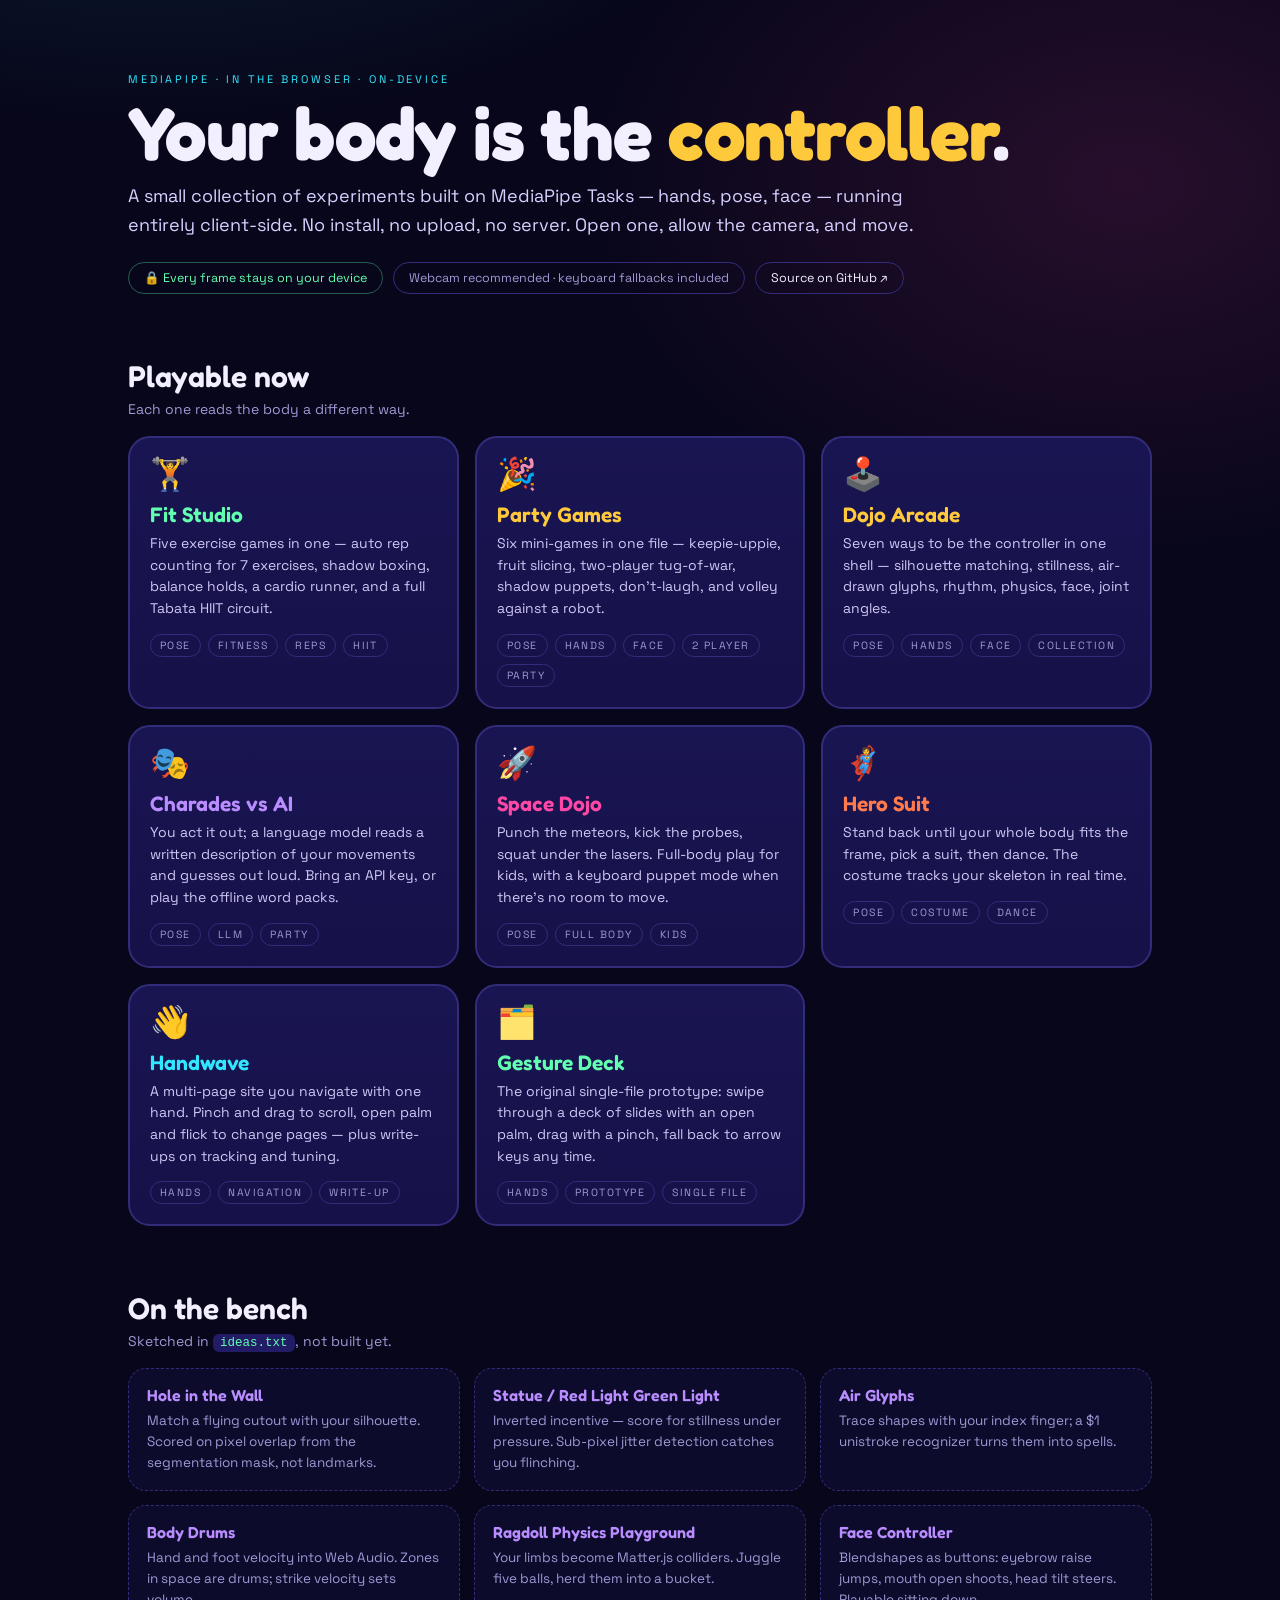
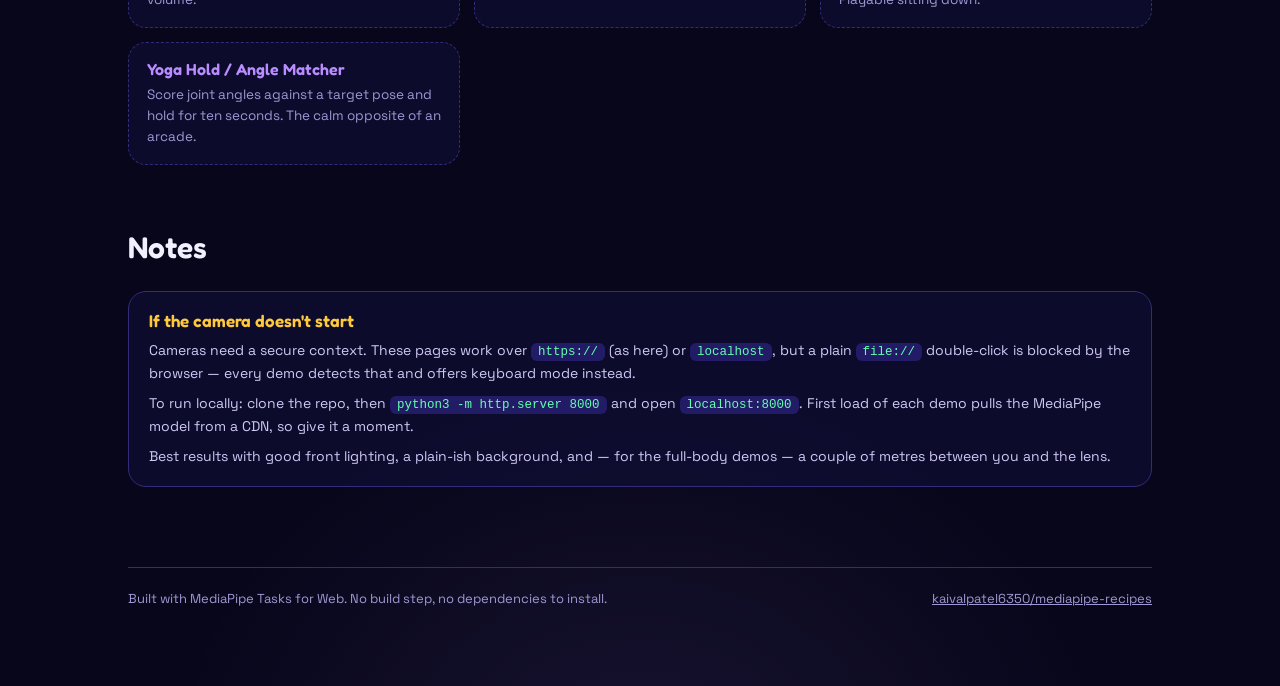
<file: index.html>
<!DOCTYPE html>
<html lang="en">
<head>
<meta charset="utf-8" />
<meta name="viewport" content="width=device-width, initial-scale=1, viewport-fit=cover" />
<title>MediaPipe Recipes — your body is the controller</title>
<meta name="description" content="A collection of browser-based MediaPipe demos: hand-gesture navigation, full-body arcade games, dance-triggered hero suits. Everything runs on-device." />
<link rel="preconnect" href="https://fonts.googleapis.com">
<link rel="preconnect" href="https://fonts.gstatic.com" crossorigin>
<link href="https://fonts.googleapis.com/css2?family=Fredoka:wght@500;600;700&family=Space+Grotesk:wght@400;500;700&display=swap" rel="stylesheet">
<style>
:root{
  --void:#07061A; --deep:#12103A; --panel:rgba(18,16,58,.94); --line:#332C7A;
  --ink:#F2EFFF; --dim:#9F98D4;
  --cyan:#31E7FF; --magenta:#FF48A6; --gold:#FFC93C; --lime:#63FFB0; --grape:#B98CFF; --coral:#FF7A4D;
  --display:'Fredoka',system-ui,sans-serif; --ui:'Space Grotesk',system-ui,sans-serif;
}
*{box-sizing:border-box}
html{scroll-behavior:smooth}
body{
  margin:0;min-height:100%;background:
    radial-gradient(1100px 600px at 12% -10%, rgba(49,231,255,.13), transparent 60%),
    radial-gradient(900px 620px at 88% 8%, rgba(255,72,166,.13), transparent 62%),
    radial-gradient(800px 700px at 50% 105%, rgba(185,140,255,.10), transparent 60%),
    var(--void);
  color:var(--ink);font-family:var(--ui);-webkit-font-smoothing:antialiased;
}
.wrap{max-width:1080px;margin:0 auto;padding:clamp(28px,6vw,72px) clamp(18px,4vw,28px) 80px}

header{margin-bottom:clamp(30px,5vw,54px)}
.kicker{font-size:11px;letter-spacing:.26em;text-transform:uppercase;color:var(--cyan)}
h1{font-family:var(--display);font-weight:700;font-size:clamp(38px,7.4vw,74px);line-height:.94;margin:.16em 0 .18em;letter-spacing:-.01em}
h1 em{font-style:normal;color:var(--gold)}
.lede{color:#D6D0FF;line-height:1.65;font-size:clamp(15px,1.9vw,18px);max-width:66ch;margin:0 0 20px}
.badges{display:flex;gap:10px;flex-wrap:wrap;align-items:center;margin-top:22px}
.pill{font-size:12.5px;border-radius:999px;padding:7px 15px;display:inline-block;border:1px solid var(--line);color:var(--dim)}
.pill.privacy{color:var(--lime);border-color:rgba(99,255,176,.35)}
.pill.repo{color:var(--ink);text-decoration:none;transition:border-color .15s ease,color .15s ease}
.pill.repo:hover{border-color:var(--cyan);color:var(--cyan)}

h2{font-family:var(--display);font-weight:600;font-size:clamp(21px,3.2vw,30px);margin:0 0 6px}
.sub{color:var(--dim);font-size:14px;margin:0 0 18px}
section{margin-top:clamp(38px,6vw,64px)}

.grid{display:grid;grid-template-columns:repeat(auto-fill,minmax(272px,1fr));gap:16px}
.card{
  display:flex;flex-direction:column;text-decoration:none;color:var(--ink);
  background:linear-gradient(180deg,#191552,#161148);
  border:2px solid var(--line);border-radius:22px;padding:20px;
  transition:transform .16s ease,border-color .16s ease,box-shadow .16s ease;
}
.card:hover{transform:translateY(-5px);border-color:var(--acc,var(--cyan));box-shadow:0 18px 48px rgba(0,0,0,.45)}
.card:focus-visible{outline:3px solid var(--cyan);outline-offset:3px}
.card .em{font-size:32px;line-height:1}
.card h3{font-family:var(--display);font-weight:600;font-size:21px;margin:12px 0 6px;color:var(--acc,var(--cyan))}
.card p{color:#CFC8F5;line-height:1.55;font-size:14px;margin:0}
.meta{display:flex;gap:7px;flex-wrap:wrap;margin-top:14px}
.tag{font-size:10.5px;letter-spacing:.14em;text-transform:uppercase;color:var(--dim);
  border:1px solid var(--line);border-radius:999px;padding:4px 9px}

.soon{display:grid;grid-template-columns:repeat(auto-fill,minmax(300px,1fr));gap:14px}
.idea{background:rgba(18,16,58,.6);border:1px dashed var(--line);border-radius:18px;padding:16px 18px}
.idea h4{font-family:var(--display);font-weight:600;font-size:16px;margin:0 0 6px;color:var(--grape)}
.idea p{color:var(--dim);font-size:13.5px;line-height:1.55;margin:0}

.note{margin-top:26px;background:rgba(18,16,58,.6);border:1px solid var(--line);border-radius:18px;padding:18px 20px}
.note h3{font-family:var(--display);font-weight:600;font-size:17px;margin:0 0 8px;color:var(--gold)}
.note p{color:#CFC8F5;font-size:14px;line-height:1.6;margin:0 0 8px}
.note p:last-child{margin-bottom:0}
code{font-family:ui-monospace,SFMono-Regular,Menlo,monospace;font-size:12.5px;
  background:#221B66;border-radius:6px;padding:2px 7px;color:var(--lime)}

footer{margin-top:clamp(44px,7vw,80px);padding-top:22px;border-top:1px solid var(--line);
  color:var(--dim);font-size:13px;display:flex;gap:14px;flex-wrap:wrap;justify-content:space-between}
footer a{color:var(--dim)}
footer a:hover{color:var(--cyan)}
@media (prefers-reduced-motion:reduce){*{transition:none!important}html{scroll-behavior:auto}}
</style>
</head>
<body>
<div class="wrap">

  <header>
    <div class="kicker">MediaPipe · in the browser · on-device</div>
    <h1>Your body is the <em>controller</em>.</h1>
    <p class="lede">A small collection of experiments built on MediaPipe Tasks — hands, pose, face — running entirely client-side. No install, no upload, no server. Open one, allow the camera, and move.</p>
    <div class="badges">
      <span class="pill privacy">🔒 Every frame stays on your device</span>
      <span class="pill">Webcam recommended · keyboard fallbacks included</span>
      <a class="pill repo" href="https://github.com/kaivalpatel6350/mediapipe-recipes">Source on GitHub ↗</a>
    </div>
  </header>

  <section>
    <h2>Playable now</h2>
    <p class="sub">Each one reads the body a different way.</p>
    <div class="grid">

      <a class="card" style="--acc:var(--lime)" href="./fit-studio/fit-studio.html">
        <div class="em">🏋️</div>
        <h3>Fit Studio</h3>
        <p>Five exercise games in one — auto rep counting for 7 exercises, shadow boxing, balance holds, a cardio runner, and a full Tabata HIIT circuit.</p>
        <div class="meta"><span class="tag">Pose</span><span class="tag">Fitness</span><span class="tag">Reps</span><span class="tag">HIIT</span></div>
      </a>

      <a class="card" style="--acc:var(--gold)" href="./party-games/party-games.html">

        <div class="em">🎉</div>
        <h3>Party Games</h3>
        <p>Six mini-games in one file — keepie-uppie, fruit slicing, two-player tug-of-war, shadow puppets, don't-laugh, and volley against a robot.</p>
        <div class="meta"><span class="tag">Pose</span><span class="tag">Hands</span><span class="tag">Face</span><span class="tag">2 Player</span><span class="tag">Party</span></div>
      </a>

      <a class="card" style="--acc:var(--gold)" href="./arcade/arcade.html">

        <div class="em">🕹️</div>
        <h3>Dojo Arcade</h3>
        <p>Seven ways to be the controller in one shell — silhouette matching, stillness, air-drawn glyphs, rhythm, physics, face, joint angles.</p>
        <div class="meta"><span class="tag">Pose</span><span class="tag">Hands</span><span class="tag">Face</span><span class="tag">Collection</span></div>
      </a>

      <a class="card" style="--acc:var(--grape)" href="./charades/charades.html">
        <div class="em">🎭</div>
        <h3>Charades vs AI</h3>
        <p>You act it out; a language model reads a written description of your movements and guesses out loud. Bring an API key, or play the offline word packs.</p>
        <div class="meta"><span class="tag">Pose</span><span class="tag">LLM</span><span class="tag">Party</span></div>
      </a>

      <a class="card" style="--acc:var(--magenta)" href="./kid-game/index.html">

        <div class="em">🚀</div>
        <h3>Space Dojo</h3>
        <p>Punch the meteors, kick the probes, squat under the lasers. Full-body play for kids, with a keyboard puppet mode when there's no room to move.</p>
        <div class="meta"><span class="tag">Pose</span><span class="tag">Full body</span><span class="tag">Kids</span></div>
      </a>

      <a class="card" style="--acc:var(--coral)" href="./hero-suits/hero-suit.html">
        <div class="em">🦸</div>
        <h3>Hero Suit</h3>
        <p>Stand back until your whole body fits the frame, pick a suit, then dance. The costume tracks your skeleton in real time.</p>
        <div class="meta"><span class="tag">Pose</span><span class="tag">Costume</span><span class="tag">Dance</span></div>
      </a>

      <a class="card" style="--acc:var(--cyan)" href="./handwave/index.html">
        <div class="em">👋</div>
        <h3>Handwave</h3>
        <p>A multi-page site you navigate with one hand. Pinch and drag to scroll, open palm and flick to change pages — plus write-ups on tracking and tuning.</p>
        <div class="meta"><span class="tag">Hands</span><span class="tag">Navigation</span><span class="tag">Write-up</span></div>
      </a>

      <a class="card" style="--acc:var(--lime)" href="./demo1/gesture-deck.html">
        <div class="em">🗂️</div>
        <h3>Gesture Deck</h3>
        <p>The original single-file prototype: swipe through a deck of slides with an open palm, drag with a pinch, fall back to arrow keys any time.</p>
        <div class="meta"><span class="tag">Hands</span><span class="tag">Prototype</span><span class="tag">Single file</span></div>
      </a>

    </div>
  </section>

  <section>
    <h2>On the bench</h2>
    <p class="sub">Sketched in <code>ideas.txt</code>, not built yet.</p>
    <div class="soon">
      <div class="idea"><h4>Hole in the Wall</h4><p>Match a flying cutout with your silhouette. Scored on pixel overlap from the segmentation mask, not landmarks.</p></div>
      <div class="idea"><h4>Statue / Red Light Green Light</h4><p>Inverted incentive — score for stillness under pressure. Sub-pixel jitter detection catches you flinching.</p></div>
      <div class="idea"><h4>Air Glyphs</h4><p>Trace shapes with your index finger; a $1 unistroke recognizer turns them into spells.</p></div>
      <div class="idea"><h4>Body Drums</h4><p>Hand and foot velocity into Web Audio. Zones in space are drums; strike velocity sets volume.</p></div>
      <div class="idea"><h4>Ragdoll Physics Playground</h4><p>Your limbs become Matter.js colliders. Juggle five balls, herd them into a bucket.</p></div>
      <div class="idea"><h4>Face Controller</h4><p>Blendshapes as buttons: eyebrow raise jumps, mouth open shoots, head tilt steers. Playable sitting down.</p></div>
      <div class="idea"><h4>Yoga Hold / Angle Matcher</h4><p>Score joint angles against a target pose and hold for ten seconds. The calm opposite of an arcade.</p></div>
    </div>
  </section>

  <section>
    <h2>Notes</h2>
    <div class="note">
      <h3>If the camera doesn't start</h3>
      <p>Cameras need a secure context. These pages work over <code>https://</code> (as here) or <code>localhost</code>, but a plain <code>file://</code> double-click is blocked by the browser — every demo detects that and offers keyboard mode instead.</p>
      <p>To run locally: clone the repo, then <code>python3 -m http.server 8000</code> and open <code>localhost:8000</code>. First load of each demo pulls the MediaPipe model from a CDN, so give it a moment.</p>
      <p>Best results with good front lighting, a plain-ish background, and — for the full-body demos — a couple of metres between you and the lens.</p>
    </div>
  </section>

  <footer>
    <span>Built with MediaPipe Tasks for Web. No build step, no dependencies to install.</span>
    <a href="https://github.com/kaivalpatel6350/mediapipe-recipes">kaivalpatel6350/mediapipe-recipes</a>
  </footer>

</div>
</body>
</html>
</file>
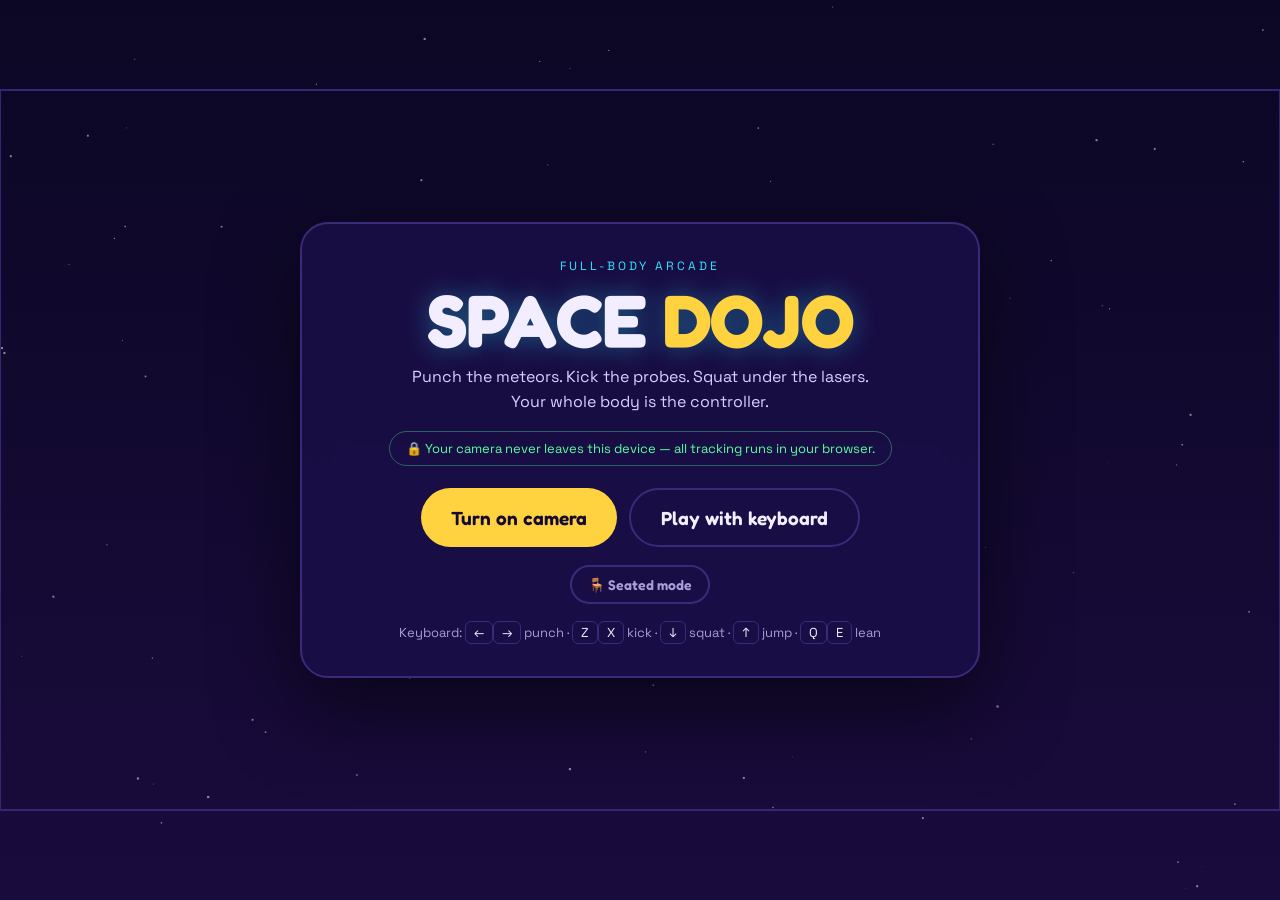
<file: kid-game/index.html>
<!DOCTYPE html>
<html lang="en">
<head>
<meta charset="utf-8" />
<meta name="viewport" content="width=device-width, initial-scale=1, viewport-fit=cover" />
<title>Space Dojo — move your whole body</title>
<link rel="preconnect" href="https://fonts.googleapis.com">
<link rel="preconnect" href="https://fonts.gstatic.com" crossorigin>
<link href="https://fonts.googleapis.com/css2?family=Fredoka:wght@500;600;700&family=Space+Grotesk:wght@500;700&display=swap" rel="stylesheet">
<style>
:root{
  --void:#0B0724; --deep:#160C3D; --panel:rgba(26,15,70,.92); --line:#3B2A7A;
  --ink:#F3EEFF; --dim:#A99CD8;
  --cyan:#2BE8FF; --magenta:#FF3D9A; --gold:#FFD23F; --lime:#5BFF9E;
  --display:'Fredoka',system-ui,sans-serif;
  --ui:'Space Grotesk',system-ui,sans-serif;
}
*{box-sizing:border-box}
html,body{margin:0;height:100%;overflow:hidden;background:var(--void);color:var(--ink);
  font-family:var(--ui);-webkit-tap-highlight-color:transparent}
canvas#stage{position:fixed;inset:0;width:100%;height:100%;display:block;touch-action:none}
video#cam{position:fixed;width:2px;height:2px;opacity:0;pointer-events:none;top:0;left:0}

/* ---------- overlay screens ---------- */
#screens{position:fixed;inset:0;display:grid;place-items:center;padding:24px;pointer-events:none;z-index:10}
.panel{pointer-events:auto;width:min(680px,94vw);background:var(--panel);border:2px solid var(--line);
  border-radius:28px;padding:34px 34px 30px;text-align:center;backdrop-filter:blur(14px);
  box-shadow:0 30px 80px rgba(0,0,0,.55)}
.panel.hidden,#screens.hidden{display:none}
.kicker{font-family:var(--ui);font-size:12px;letter-spacing:.24em;text-transform:uppercase;color:var(--cyan)}
h1{font-family:var(--display);font-weight:700;font-size:clamp(38px,8vw,74px);line-height:.9;margin:.18em 0 .1em;
  letter-spacing:-.01em;text-shadow:0 0 26px rgba(43,232,255,.35)}
h1 em{font-style:normal;color:var(--gold)}
h2{font-family:var(--display);font-weight:600;font-size:clamp(24px,4.6vw,40px);margin:0 0 12px}
p{color:#D9D0FF;line-height:1.6;margin:10px auto;max-width:46ch;font-size:16px}
.privacy{font-size:13px;color:var(--lime);border:1px solid rgba(91,255,158,.35);border-radius:999px;
  padding:8px 16px;display:inline-block;margin-top:6px}
button{font-family:var(--display);font-weight:600;font-size:19px;border:0;border-radius:999px;padding:16px 30px;
  cursor:pointer;color:#150A33;background:var(--gold);transition:transform .12s ease, filter .12s ease}
button:hover{transform:translateY(-2px);filter:brightness(1.08)}
button:active{transform:translateY(1px)}
button.ghost{background:transparent;color:var(--ink);border:2px solid var(--line)}
button.ghost:hover{border-color:var(--cyan)}
button:focus-visible{outline:3px solid var(--cyan);outline-offset:3px}
.row{display:flex;gap:12px;justify-content:center;flex-wrap:wrap;margin-top:22px}
.toggles{display:flex;gap:10px;justify-content:center;flex-wrap:wrap;margin-top:18px}
.chip{font-size:14px;color:var(--dim);border:2px solid var(--line);border-radius:999px;padding:9px 16px;
  cursor:pointer;user-select:none;background:transparent}
.chip[aria-pressed="true"]{color:#150A33;background:var(--lime);border-color:var(--lime);font-weight:700}

/* framing checklist */
.checks{display:flex;gap:10px;justify-content:center;flex-wrap:wrap;margin:22px 0 6px}
.check{display:flex;align-items:center;gap:8px;font-size:14px;color:var(--dim);
  border:2px solid var(--line);border-radius:999px;padding:8px 15px}
.check b{width:9px;height:9px;border-radius:50%;background:#4A3A8C}
.check.on{color:var(--lime);border-color:rgba(91,255,158,.5)}
.check.on b{background:var(--lime);box-shadow:0 0 12px var(--lime)}
.meter{height:10px;border-radius:999px;background:#2A1A63;overflow:hidden;margin:18px auto 0;max-width:420px}
.meter i{display:block;height:100%;width:0;background:linear-gradient(90deg,var(--cyan),var(--lime));transition:width .12s linear}
.hint{font-size:14px;color:var(--dim)}
.stats{display:flex;gap:14px;justify-content:center;flex-wrap:wrap;margin:18px 0 4px}
.stat{background:#22135C;border-radius:18px;padding:14px 20px;min-width:120px}
.stat span{display:block;font-family:var(--display);font-size:30px;color:var(--gold)}
.stat small{font-size:12px;letter-spacing:.1em;text-transform:uppercase;color:var(--dim)}
.keys{font-family:var(--ui);font-size:13px;color:var(--dim);margin-top:16px;line-height:2}
.keys kbd{border:1px solid var(--line);border-radius:6px;padding:2px 8px;color:var(--ink);font-family:var(--ui)}

/* in-game control chips */
#hudchips{position:fixed;top:14px;right:14px;display:flex;gap:8px;z-index:12}
#hudchips.hidden{display:none}
#hudchips .chip{background:rgba(20,11,55,.8);font-size:13px;padding:8px 14px}
@media (prefers-reduced-motion:reduce){button{transition:none}}
</style>
</head>
<body>
<canvas id="stage"></canvas>
<video id="cam" playsinline muted></video>

<div id="hudchips" class="hidden">
  <button class="chip" id="chipSeated" aria-pressed="false">🪑 Seated</button>
  <button class="chip" id="chipQuit">↺ Restart</button>
</div>

<div id="screens">

  <div class="panel" id="pStart">
    <div class="kicker">Full-body arcade</div>
    <h1>SPACE <em>DOJO</em></h1>
    <p>Punch the meteors. Kick the probes. Squat under the lasers. Your whole body is the controller.</p>
    <div class="privacy">🔒 Your camera never leaves this device — all tracking runs in your browser.</div>
    <div class="row">
      <button id="btnCamera">Turn on camera</button>
      <button class="ghost" id="btnDemo">Play with keyboard</button>
    </div>
    <div class="toggles">
      <button class="chip" id="chipSeatedStart" aria-pressed="false">🪑 Seated mode</button>
    </div>
    <p class="hint" id="fileHint" style="display:none">Opened as a file? The camera needs a local server — keyboard mode works right now.</p>
  </div>

  <div class="panel hidden" id="pError">
    <div class="kicker">Camera</div>
    <h2 id="errTitle">Hmm, no camera yet</h2>
    <p id="errBody">Something got in the way.</p>
    <div class="row">
      <button id="btnRetry">Try again</button>
      <button class="ghost" id="btnErrDemo">Play with keyboard</button>
    </div>
  </div>

  <div class="panel hidden" id="pFraming">
    <div class="kicker">Step 1 of 2</div>
    <h2>Step back until I can see all of you</h2>
    <p>Head, hands, hips and feet — all in the picture. Hold it for two seconds.</p>
    <div class="checks">
      <div class="check" id="ckNose"><b></b>Head</div>
      <div class="check" id="ckWrists"><b></b>Hands</div>
      <div class="check" id="ckHips"><b></b>Hips</div>
      <div class="check" id="ckAnkles"><b></b>Feet</div>
    </div>
    <div class="meter"><i id="framingBar"></i></div>
  </div>

  <div class="panel hidden" id="pCalib">
    <div class="kicker">Step 2 of 2</div>
    <h2>Make a big <em>T</em>!</h2>
    <p id="calibHint">Arms straight out to the sides, stand tall. Hold for three seconds.</p>
    <div class="meter"><i id="calibBar"></i></div>
  </div>

  <div class="panel hidden" id="pRest">
    <div class="kicker" id="restKicker">Round complete</div>
    <h2 id="restTitle">Nice moves!</h2>
    <div class="stats" id="restStats"></div>
    <p id="restPraise">You dodged 12 lasers!</p>
    <p class="hint">🫨 Shake it out — next round in <b id="restCount">10</b></p>
    <div class="row"><button id="btnSkipRest">Go now</button></div>
  </div>

</div>

<script type="module">
/* ============================================================
   SPACE DOJO — full-body webcam exergame
   Single file. MediaPipe Tasks Vision PoseLandmarker.
   ============================================================ */

/* ---------- 1. TUNING CONSTANTS (start here) ---------- */
const CFG = {
  INFER_FPS:            30,     // pose inference rate, decoupled from render
  SMOOTH_FRAMES:        3,      // moving-average window on landmarks
  ACTION_COOLDOWN_MS:   200,    // per-action-type lockout
  MIN_VISIBILITY:       0.5,    // landmark must be this visible to drive an action
  FRAMING_VISIBILITY:   0.6,    // stricter bar for the framing check
  FRAMING_HOLD_MS:      2000,
  TPOSE_HOLD_MS:        3000,
  LOST_PLAYER_MS:       3000,   // out of frame this long -> recalibrate

  // thresholds in SHOULDER-WIDTHS, never pixels
  PUNCH_SPEED_SW:       1.6,    // wrist speed, shoulder-widths per second
  KICK_RISE_SW:         0.40,   // ankle above its resting Y
  DUCK_DROP_SW:         0.80,   // nose below standing nose Y
  DODGE_SHIFT_SW:       0.75,   // hip midpoint from centre
  JUMP_RISE_SW:         0.30,   // both ankles above resting Y
  HITBOX_SW:            0.90,   // target radius
  TARGET_OFFSET_SW:     1.55,   // how far out from body centre targets sit

  // seated mode: arm-only equivalents
  SEATED_KICK_DROP_SW:  0.25,   // wrist below hip line = "kick"
  SEATED_DUCK_SCALE:    0.40,   // gentler head dip counts as a duck
  SEATED_JUMP_RISE_SW:  0.35,   // both wrists above shoulder line = "jump"

  TRAVEL_MS:            2100,   // spawn -> deadline at objectSpeed 1.0
  ACTIVE_FROM:          0.55,   // fraction of travel when a target becomes hittable
  ENERGY_GAIN:          1.5,
  ENERGY_DECAY:         0.28,
  MISS_FRACTION:        0.5,    // miss costs this share of the target's points
  SHAKE_MS:             420,
  REST_SEC:             10,
};

const LM = { NOSE:0, L_SHOULDER:11, R_SHOULDER:12, L_WRIST:15, R_WRIST:16,
             L_HIP:23, R_HIP:24, L_ANKLE:27, R_ANKLE:28 };

const ACTION_TYPES = ['punch_left','punch_right','kick_left','kick_right',
                      'wall_duck','dodge_left','dodge_right','jump'];

/* ---------- 2. ROUND DATA (authorable without touching engine code) ---------- */
const ROUNDS = [
  {
    round: 1,
    theme: "Laser Space Dojo",
    description: "Punch the meteors, kick the probes, SQUAT under the lasers!",
    workoutFocus: "Cardio & Legs",
    durationSec: 60,
    difficulty: { spawnIntervalMs: 1800, objectSpeed: 1.0 },
    spawnRoutine: [
      { type: "punch_left",  label: "💥 METEOR",     color: "#FF3D9A", points: 10 },
      { type: "kick_right",  label: "🤖 PROBE",      color: "#2BE8FF", points: 15 },
      { type: "wall_duck",   label: "⚡ LASER WALL", color: "#FFD23F", points: 20 },
      { type: "punch_right", label: "💥 METEOR",     color: "#FF3D9A", points: 10 },
      { type: "kick_left",   label: "🤖 PROBE",      color: "#2BE8FF", points: 15 }
    ]
  },
  {
    round: 2,
    theme: "Temple Sprint",
    description: "Lean away from the pillars, duck the vines, JUMP the roots!",
    workoutFocus: "Agility & Core",
    durationSec: 60,
    difficulty: { spawnIntervalMs: 1500, objectSpeed: 1.2 },
    spawnRoutine: [
      { type: "dodge_left",  label: "🗿 PILLAR",  color: "#FF8A3D", points: 15 },
      { type: "wall_duck",   label: "🌿 VINES",   color: "#5BFF9E", points: 20 },
      { type: "dodge_right", label: "🗿 PILLAR",  color: "#FF8A3D", points: 15 },
      { type: "jump",        label: "🪵 ROOTS",   color: "#C08BFF", points: 25 },
      { type: "wall_duck",   label: "🌿 VINES",   color: "#5BFF9E", points: 20 }
    ]
  },
  {
    round: 3,
    theme: "Boss: Meteor Mech",
    description: "Everything at once — punch, kick, duck, lean and JUMP!",
    workoutFocus: "Full Body",
    durationSec: 75,
    difficulty: { spawnIntervalMs: 1250, objectSpeed: 1.35 },
    spawnRoutine: [
      { type: "punch_right", label: "🔩 BOLT",     color: "#FF3D9A", points: 15 },
      { type: "wall_duck",   label: "⚡ MEGA BEAM", color: "#FFD23F", points: 25 },
      { type: "kick_left",   label: "🛰️ DRONE",    color: "#2BE8FF", points: 20 },
      { type: "dodge_right", label: "🔨 ARM SWING",color: "#FF8A3D", points: 20 },
      { type: "jump",        label: "🌊 SHOCKWAVE",color: "#C08BFF", points: 30 },
      { type: "punch_left",  label: "🔩 BOLT",     color: "#FF3D9A", points: 15 },
      { type: "kick_right",  label: "🛰️ DRONE",    color: "#2BE8FF", points: 20 },
      { type: "dodge_left",  label: "🔨 ARM SWING",color: "#FF8A3D", points: 20 }
    ]
  }
];

const FALLBACK_ROUND = {
  round: 1, theme: "Warm Up", description: "Punch the targets!", workoutFocus: "Cardio",
  durationSec: 45, difficulty: { spawnIntervalMs: 1800, objectSpeed: 1 },
  spawnRoutine: [{ type:"punch_left", label:"💥 TARGET", color:"#FF3D9A", points:10 },
                 { type:"punch_right", label:"💥 TARGET", color:"#FF3D9A", points:10 }]
};

/* ---------- 3. SCHEMA VALIDATION ---------- */
function validateRounds(list){
  const out = [];
  if (!Array.isArray(list)){ console.warn('[rounds] not an array — using fallback'); return [FALLBACK_ROUND]; }

  list.forEach((r, i) => {
    if (!r || typeof r !== 'object'){ console.warn(`[rounds] #${i} is not an object — skipped`); return; }
    const round = {
      round:        Number.isFinite(r.round) ? r.round : i + 1,
      theme:        typeof r.theme === 'string' ? r.theme : `Round ${i + 1}`,
      description:  typeof r.description === 'string' ? r.description : 'Move!',
      workoutFocus: typeof r.workoutFocus === 'string' ? r.workoutFocus : 'Full Body',
      durationSec:  Number.isFinite(r.durationSec) ? Math.max(10, r.durationSec) : 60,
      difficulty: {
        spawnIntervalMs: Number.isFinite(r.difficulty?.spawnIntervalMs)
          ? Math.max(400, r.difficulty.spawnIntervalMs) : 1800,
        objectSpeed: Number.isFinite(r.difficulty?.objectSpeed)
          ? Math.min(3, Math.max(0.25, r.difficulty.objectSpeed)) : 1
      },
      spawnRoutine: []
    };

    const routine = Array.isArray(r.spawnRoutine) ? r.spawnRoutine : [];
    routine.forEach((s, j) => {
      if (!s || !ACTION_TYPES.includes(s.type)){
        console.warn(`[rounds] round ${round.round} entry ${j}: unknown type "${s?.type}" — dropped`);
        return;
      }
      round.spawnRoutine.push({
        type:   s.type,
        label:  typeof s.label === 'string' ? s.label : s.type.replace(/_/g, ' ').toUpperCase(),
        color:  /^#[0-9a-f]{3,8}$/i.test(s.color || '') ? s.color : '#2BE8FF',
        points: Number.isFinite(s.points) ? Math.max(1, Math.round(s.points)) : 10
      });
    });

    if (!round.spawnRoutine.length){
      console.warn(`[rounds] round ${round.round} has no valid targets — skipped`);
      return;
    }
    out.push(round);
  });

  if (!out.length){ console.warn('[rounds] nothing valid — using fallback round'); return [FALLBACK_ROUND]; }
  console.info(`[rounds] ${out.length} round(s) loaded`);
  return out;
}

const rounds = validateRounds(ROUNDS);

/* ---------- 4. DOM + STAGE ---------- */
const $ = id => document.getElementById(id);
const canvas = $('stage'), ctx = canvas.getContext('2d');
const video = $('cam');
const screens = $('screens');
const panels = { start:$('pStart'), error:$('pError'), framing:$('pFraming'), calib:$('pCalib'), rest:$('pRest') };

function showPanel(name){
  Object.entries(panels).forEach(([k, el]) => el.classList.toggle('hidden', k !== name));
  screens.classList.toggle('hidden', !name);
  $('hudchips').classList.toggle('hidden', !(name === null && S.phase === 'play'));
}

// letterboxed 16:9 play area inside the viewport
const stage = { x:0, y:0, w:0, h:0 };
function layout(){
  const dpr = Math.min(devicePixelRatio || 1, 2);
  canvas.width = Math.round(innerWidth * dpr);
  canvas.height = Math.round(innerHeight * dpr);
  ctx.setTransform(dpr, 0, 0, dpr, 0, 0);
  const AR = 16 / 9;
  let w = innerWidth, h = w / AR;
  if (h > innerHeight){ h = innerHeight; w = h * AR; }
  stage.w = w; stage.h = h;
  stage.x = (innerWidth - w) / 2;
  stage.y = (innerHeight - h) / 2;
  if (S.calibrated && S.phase !== 'demo-play') requestRecalibration('resize');
}
addEventListener('resize', layout);
addEventListener('orientationchange', () => setTimeout(layout, 120));

/* ---------- 5. APP STATE ---------- */
const S = {
  phase: 'start',          // start | framing | calib | intro | play | rest | error
  demo: false,
  seated: false,
  running: false,
  calibrated: false,
  cal: null,               // {sw, noseY, hipY, hipX, shoulderY, ankleY:{l,r}}
  framingHeldMs: 0,
  tposeHeldMs: 0,
  lostMs: 0,
  roundIdx: 0,
  score: 0,
  scorePop: 0,
  energy: 0,
  timeLeftMs: 0,
  targets: [],
  particles: [],
  events: [],
  shakeMs: 0,
  countdownMs: 0,
  stats: null,
  lastActionAt: Object.fromEntries(ACTION_TYPES.map(t => [t, 0])),
  held: { duck:false, jump:false, dodge_left:false, dodge_right:false, kick_left:false, kick_right:false },
  spawnTimerMs: 0,
  routineIdx: 0,
  instruction: '',
};

if (location.protocol === 'file:') $('fileHint').style.display = 'block';

/* ---------- 6. CAMERA + MODEL ---------- */
let poseLandmarker = null, lastInferTs = -1, lastVideoTime = -1, inferInFlight = false;

async function loadModel(){
  const { FilesetResolver, PoseLandmarker } =
    await import("https://cdn.jsdelivr.net/npm/@mediapipe/tasks-vision@0.10.14");
  const files = await FilesetResolver.forVisionTasks(
    "https://cdn.jsdelivr.net/npm/@mediapipe/tasks-vision@0.10.14/wasm");
  const opts = delegate => ({
    baseOptions: {
      modelAssetPath: "https://storage.googleapis.com/mediapipe-models/pose_landmarker/pose_landmarker_lite/float16/1/pose_landmarker_lite.task",
      delegate
    },
    runningMode: "VIDEO",
    numPoses: 1,
    minPoseDetectionConfidence: 0.5,
    minPosePresenceConfidence: 0.5,
    minTrackingConfidence: 0.5
  });
  try {
    poseLandmarker = await PoseLandmarker.createFromOptions(files, opts("GPU"));
    console.info('[pose] GPU delegate ready');
  } catch (e) {
    console.warn('[pose] GPU delegate failed, falling back to CPU', e);
    poseLandmarker = await PoseLandmarker.createFromOptions(files, opts("CPU"));
    console.info('[pose] CPU delegate ready');
  }
}

const CAM_ERRORS = {
  NotAllowedError:   ["The camera said no", "Your browser is holding the camera back. Click the little camera icon in the address bar and choose Allow — then hit Try again."],
  NotFoundError:     ["I can't find a camera", "There's no webcam plugged in that I can see. Plug one in, or play with the keyboard instead — the game is exactly the same."],
  NotReadableError:  ["Something else is using the camera", "Another app (a video call, maybe?) has grabbed it. Close that app, then hit Try again."],
  SecurityError:     ["Cameras need a real web address", "Open this page through a local server: run python3 -m http.server 8000 in this folder, then visit localhost:8000."],
};

async function startCamera(){
  showPanel('error');
  $('errTitle').textContent = 'Warming up…';
  $('errBody').textContent = 'Loading the movement tracker. First time takes a few seconds.';
  try {
    if (!poseLandmarker) await loadModel();
    const stream = await navigator.mediaDevices.getUserMedia({
      video: { width: { ideal: 960 }, height: { ideal: 540 }, facingMode: 'user' }, audio: false
    });
    video.srcObject = stream;
    await video.play();
    S.demo = false;
    enterFraming();
  } catch (err) {
    const [title, body] = CAM_ERRORS[err.name] ||
      ["Something went sideways", (err.message || 'Unknown problem') + " — you can still play with the keyboard."];
    $('errTitle').textContent = title;
    $('errBody').textContent = body;
    showPanel('error');
    console.error('[camera]', err.name, err);
  }
}

/* ---------- 7. LANDMARK SMOOTHING + PLAYER MODEL ---------- */
const history = [];                       // last N raw landmark arrays
function smooth(lms){
  history.push(lms);
  if (history.length > CFG.SMOOTH_FRAMES) history.shift();
  return lms.map((_, i) => {
    let x=0, y=0, v=0;
    for (const f of history){ x += f[i].x; y += f[i].y; v += (f[i].visibility ?? 0); }
    const n = history.length;
    return { x:x/n, y:y/n, visibility:v/n };
  });
}

// normalized landmark -> mirrored stage pixels (canvas reads like a mirror)
const toPx = lm => ({ x: stage.x + (1 - lm.x) * stage.w, y: stage.y + lm.y * stage.h, v: lm.visibility ?? 0 });

let P = null, prevP = null;               // current / previous player frame
function buildPlayer(lms, tMs){
  const g = i => toPx(lms[i]);
  const ls = g(LM.L_SHOULDER), rs = g(LM.R_SHOULDER), lh = g(LM.L_HIP), rh = g(LM.R_HIP);
  return {
    t: tMs,
    nose: g(LM.NOSE), lw: g(LM.L_WRIST), rw: g(LM.R_WRIST),
    la: g(LM.L_ANKLE), ra: g(LM.R_ANKLE), ls, rs, lh, rh,
    hip: { x:(lh.x+rh.x)/2, y:(lh.y+rh.y)/2, v:Math.min(lh.v, rh.v) },
    shoulderY: (ls.y + rs.y) / 2,
    sw: Math.max(Math.hypot(ls.x - rs.x, ls.y - rs.y), stage.w * 0.04)   // shoulder width in px
  };
}
const speedSW = (a, b, dtMs, sw) => (dtMs <= 0 ? 0 : Math.hypot(a.x-b.x, a.y-b.y) / sw / (dtMs/1000));

/* ---------- 8. FRAMING CHECK ---------- */
function checkFraming(p, dtMs){
  const V = CFG.FRAMING_VISIBILITY;
  const ok = {
    nose:   p.nose.v > V,
    wrists: p.lw.v > V && p.rw.v > V,
    hips:   p.lh.v > V && p.rh.v > V,
    ankles: p.la.v > V && p.ra.v > V
  };
  $('ckNose').classList.toggle('on', ok.nose);
  $('ckWrists').classList.toggle('on', ok.wrists);
  $('ckHips').classList.toggle('on', ok.hips);
  $('ckAnkles').classList.toggle('on', ok.ankles);

  const all = ok.nose && ok.wrists && ok.hips && ok.ankles;
  S.framingHeldMs = all ? S.framingHeldMs + dtMs : 0;
  $('framingBar').style.width = Math.min(100, S.framingHeldMs / CFG.FRAMING_HOLD_MS * 100) + '%';
  if (S.framingHeldMs >= CFG.FRAMING_HOLD_MS) enterCalibration();
}

/* ---------- 9. T-POSE CALIBRATION ---------- */
function checkCalibration(p, dtMs){
  const sw = p.sw;
  const armsLevel = Math.abs(p.lw.y - p.ls.y) < 0.35*sw && Math.abs(p.rw.y - p.rs.y) < 0.35*sw;
  const armsOut   = Math.abs(p.lw.x - p.ls.x) > 1.0*sw && Math.abs(p.rw.x - p.rs.x) > 1.0*sw;
  const visible   = Math.min(p.nose.v, p.lw.v, p.rw.v, p.la.v, p.ra.v) > CFG.MIN_VISIBILITY;
  const seatedOK  = S.seated ? true : (p.la.v > CFG.MIN_VISIBILITY && p.ra.v > CFG.MIN_VISIBILITY);

  const good = armsLevel && armsOut && visible && seatedOK;
  S.tposeHeldMs = good ? S.tposeHeldMs + dtMs : Math.max(0, S.tposeHeldMs - dtMs * 0.5);
  $('calibBar').style.width = Math.min(100, S.tposeHeldMs / CFG.TPOSE_HOLD_MS * 100) + '%';
  $('calibHint').textContent = good
    ? 'Perfect — hold it!'
    : (armsOut ? 'Straighten your arms out level with your shoulders.' : 'Arms straight out to the sides, stand tall.');

  if (S.tposeHeldMs >= CFG.TPOSE_HOLD_MS){
    S.cal = {
      sw,
      noseY: p.nose.y,
      hipY: p.hip.y,
      hipX: p.hip.x,
      shoulderY: p.shoulderY,
      ankleY: { l: p.la.y, r: p.ra.y }
    };
    S.calibrated = true;
    console.info('[calibration]', S.cal);
    startRound(S.roundIdx);
  }
}

function requestRecalibration(reason){
  if (S.demo) return;
  console.info('[calibration] reset:', reason);
  S.calibrated = false; S.tposeHeldMs = 0; S.framingHeldMs = 0;
  S.phase = 'calib'; showPanel('calib');
}

/* ---------- 10. ACTION DETECTION ---------- */
function fire(type, meta){
  const now = performance.now();
  if (now - S.lastActionAt[type] < CFG.ACTION_COOLDOWN_MS) return;
  S.lastActionAt[type] = now;
  S.events.push({ type, ...meta });
  console.debug(`[action] ${type}`, meta);
}

function detectActions(p, dtMs){
  const c = S.cal; if (!c) return;
  const sw = c.sw, V = CFG.MIN_VISIBILITY;
  const dt = prevP ? p.t - prevP.t : 0;

  // --- punches: wrist speed above threshold, position handed to the engine
  if (p.lw.v > V && prevP){
    const sp = speedSW(p.lw, prevP.lw, dt, sw);
    if (sp > CFG.PUNCH_SPEED_SW) fire('punch_left',  { x:p.lw.x, y:p.lw.y, speed:+sp.toFixed(2), sw:Math.round(sw) });
  }
  if (p.rw.v > V && prevP){
    const sp = speedSW(p.rw, prevP.rw, dt, sw);
    if (sp > CFG.PUNCH_SPEED_SW) fire('punch_right', { x:p.rw.x, y:p.rw.y, speed:+sp.toFixed(2), sw:Math.round(sw) });
  }

  // --- kicks (standing: ankle lift | seated: hand strike below the hip line)
  const kick = (side) => {
    const key = 'kick_' + side;
    if (S.seated){
      const w = side === 'left' ? p.lw : p.rw;
      const down = (w.y - c.hipY) / sw;
      const sp = prevP ? speedSW(w, side === 'left' ? prevP.lw : prevP.rw, dt, sw) : 0;
      const on = w.v > V && down > CFG.SEATED_KICK_DROP_SW && sp > CFG.PUNCH_SPEED_SW * 0.6;
      if (on && !S.held[key]) fire(key, { x:w.x, y:w.y, dropSW:+down.toFixed(2), seated:true });
      S.held[key] = on;
    } else {
      const a = side === 'left' ? p.la : p.ra;
      const rest = side === 'left' ? c.ankleY.l : c.ankleY.r;
      const rise = (rest - a.y) / sw;
      const on = a.v > V && rise > CFG.KICK_RISE_SW;
      if (on && !S.held[key]) fire(key, { x:a.x, y:a.y, riseSW:+rise.toFixed(2) });
      S.held[key] = on;
    }
  };
  kick('left'); kick('right');

  // --- duck / squat
  const duckThresh = CFG.DUCK_DROP_SW * (S.seated ? CFG.SEATED_DUCK_SCALE : 1);
  const drop = (p.nose.y - c.noseY) / sw;
  const ducking = p.nose.v > V && drop > duckThresh;
  if (ducking && !S.held.duck) fire('wall_duck', { dropSW:+drop.toFixed(2), needSW:+duckThresh.toFixed(2) });
  S.held.duck = ducking;

  // --- lean dodge
  const shift = (p.hip.x - c.hipX) / sw;
  const leftOn  = p.hip.v > V && shift < -CFG.DODGE_SHIFT_SW;
  const rightOn = p.hip.v > V && shift >  CFG.DODGE_SHIFT_SW;
  if (leftOn  && !S.held.dodge_left)  fire('dodge_left',  { shiftSW:+shift.toFixed(2) });
  if (rightOn && !S.held.dodge_right) fire('dodge_right', { shiftSW:+shift.toFixed(2) });
  S.held.dodge_left = leftOn; S.held.dodge_right = rightOn;

  // --- jump (seated: both hands above the shoulder line)
  let jumping;
  if (S.seated){
    const lu = (c.shoulderY - p.lw.y) / sw, ru = (c.shoulderY - p.rw.y) / sw;
    jumping = p.lw.v > V && p.rw.v > V && lu > CFG.SEATED_JUMP_RISE_SW && ru > CFG.SEATED_JUMP_RISE_SW;
    if (jumping && !S.held.jump) fire('jump', { leftSW:+lu.toFixed(2), rightSW:+ru.toFixed(2), seated:true });
  } else {
    const lu = (c.ankleY.l - p.la.y) / sw, ru = (c.ankleY.r - p.ra.y) / sw;
    jumping = p.la.v > V && p.ra.v > V && lu > CFG.JUMP_RISE_SW && ru > CFG.JUMP_RISE_SW;
    if (jumping && !S.held.jump) fire('jump', { leftSW:+lu.toFixed(2), rightSW:+ru.toFixed(2) });
  }
  S.held.jump = jumping;

  // --- energy meter: reward sustained limb movement, decay when still
  if (prevP && dt > 0){
    const move = (Math.hypot(p.lw.x-prevP.lw.x, p.lw.y-prevP.lw.y) +
                  Math.hypot(p.rw.x-prevP.rw.x, p.rw.y-prevP.rw.y) +
                  Math.hypot(p.la.x-prevP.la.x, p.la.y-prevP.la.y) +
                  Math.hypot(p.ra.x-prevP.ra.x, p.ra.y-prevP.ra.y)) / sw / (dt/1000);
    S.energy = Math.max(0, Math.min(1, S.energy + (move * CFG.ENERGY_GAIN * 0.01 - CFG.ENERGY_DECAY * dtMs/1000)));
  }
}

/* ---------- 11. TARGET GEOMETRY ---------- */
function anchorFor(type){
  const c = S.cal, sw = c.sw;
  const ankleY = (c.ankleY.l + c.ankleY.r) / 2 || (c.hipY + sw * 1.6);
  const off = CFG.TARGET_OFFSET_SW * sw;
  switch (type){
    case 'punch_left':  return { x: c.hipX - off,        y: c.shoulderY - 0.15*sw };
    case 'punch_right': return { x: c.hipX + off,        y: c.shoulderY - 0.15*sw };
    case 'kick_left':   return { x: c.hipX - 1.05*sw,    y: S.seated ? c.hipY + 0.9*sw : ankleY - 0.75*sw };
    case 'kick_right':  return { x: c.hipX + 1.05*sw,    y: S.seated ? c.hipY + 0.9*sw : ankleY - 0.75*sw };
    case 'dodge_left':  return { x: c.hipX + 1.6*sw,     y: c.hipY };   // obstacle on the right -> lean LEFT
    case 'dodge_right': return { x: c.hipX - 1.6*sw,     y: c.hipY };
    case 'wall_duck':   return { x: stage.x + stage.w/2, y: c.noseY + 0.35*sw };
    case 'jump':        return { x: stage.x + stage.w/2, y: ankleY };
    default:            return { x: stage.x + stage.w/2, y: stage.y + stage.h/2 };
  }
}

const VERB = {
  punch_left:'PUNCH LEFT!', punch_right:'PUNCH RIGHT!',
  kick_left: S.seated ? 'LEFT HAND DOWN!' : 'KICK LEFT!',
  kick_right:'KICK RIGHT!',
  wall_duck:'SQUAT!', dodge_left:'LEAN LEFT!', dodge_right:'LEAN RIGHT!', jump:'JUMP!'
};
const verbFor = t => S.seated
  ? ({ kick_left:'LEFT HAND DOWN!', kick_right:'RIGHT HAND DOWN!', wall_duck:'HEAD DOWN!', jump:'HANDS UP!' }[t] || VERB[t])
  : VERB[t];

function spawn(spec){
  const a = anchorFor(spec.type);
  S.targets.push({
    ...spec, t: 0, x: a.x, y: a.y, r: CFG.HITBOX_SW * S.cal.sw,
    resolved: false, hitFlash: 0
  });
}

/* ---------- 12. ROUND FLOW ---------- */
function blankStats(){
  return { hits:0, misses:0, byType:Object.fromEntries(ACTION_TYPES.map(t => [t, 0])), best:0, streak:0 };
}

function startRound(i){
  const r = rounds[i];
  S.roundIdx = i;
  S.phase = 'intro';
  S.countdownMs = 3200;
  S.timeLeftMs = r.durationSec * 1000;
  S.targets = []; S.particles = []; S.events = [];
  S.spawnTimerMs = 0; S.routineIdx = 0;
  S.stats = blankStats();
  S.roundStartScore = S.score;
  S.instruction = r.description;
  showPanel(null);
  $('hudchips').classList.remove('hidden');
  console.info(`[round] ${r.round} — ${r.theme} (${r.workoutFocus})`);
}

function endRound(){
  const r = rounds[S.roundIdx], st = S.stats;
  S.phase = 'rest';
  S.targets = [];
  showPanel('rest');
  $('hudchips').classList.add('hidden');
  $('restKicker').textContent = `${r.theme} complete`;
  $('restTitle').textContent = st.hits > st.misses ? 'Nice moves!' : 'You kept going — that counts!';
  $('restStats').innerHTML = `
    <div class="stat"><span>${st.hits}</span><small>Moves landed</small></div>
    <div class="stat"><span>${st.best}</span><small>Best streak</small></div>
    <div class="stat"><span>${S.score}</span><small>Total score</small></div>`;
  $('restPraise').textContent = praise(st);

  let left = CFG.REST_SEC;
  $('restCount').textContent = left;
  clearInterval(S.restTimer);
  S.restTimer = setInterval(() => {
    left--; $('restCount').textContent = Math.max(0, left);
    if (left <= 0){ clearInterval(S.restTimer); nextRound(); }
  }, 1000);
}

function nextRound(){
  clearInterval(S.restTimer);
  startRound((S.roundIdx + 1) % rounds.length);   // always loops, never game over
}

function praise(st){
  const b = st.byType;
  const dodges = b.wall_duck + b.dodge_left + b.dodge_right;
  const punches = b.punch_left + b.punch_right;
  const kicks = b.kick_left + b.kick_right;
  const lines = [
    [dodges,  `You dodged ${dodges} obstacles!`],
    [punches, `You threw ${punches} punches!`],
    [kicks,   S.seated ? `You landed ${kicks} hand strikes!` : `You landed ${kicks} kicks!`],
    [b.jump,  `You jumped ${b.jump} times!`]
  ].filter(([n]) => n > 0).sort((a, b2) => b2[0] - a[0]);
  return lines.length ? lines[0][1] + ' Keep it up!' : 'You showed up and moved — that is the whole game!';
}

/* ---------- 13. HITS, MISSES, PARTICLES ---------- */
function burst(x, y, color, n = 40){
  for (let i = 0; i < n; i++){
    const a = Math.random() * Math.PI * 2, sp = 60 + Math.random() * 320;
    S.particles.push({ x, y, vx: Math.cos(a)*sp, vy: Math.sin(a)*sp - 60, life: 1, color,
                       r: 2 + Math.random() * 4 });
  }
}

function addScore(n){
  S.score = Math.max(S.roundStartScore ?? 0, S.score + n);
  S.scorePop = 1;
}

function resolveHit(tg){
  tg.resolved = true; tg.hitFlash = 1;
  S.stats.hits++; S.stats.byType[tg.type]++;
  S.stats.streak++; S.stats.best = Math.max(S.stats.best, S.stats.streak);
  addScore(tg.points);
  burst(tg.x, tg.y, tg.color, 44);
  S.energy = Math.min(1, S.energy + 0.06);
}

function resolveMiss(tg){
  tg.resolved = true;
  S.stats.misses++; S.stats.streak = 0;
  addScore(-Math.round(tg.points * CFG.MISS_FRACTION));
  if (tg.type === 'wall_duck') S.shakeMs = CFG.SHAKE_MS;
}

function consumeEvents(){
  for (const ev of S.events){
    const live = S.targets.filter(t => !t.resolved && t.type === ev.type && t.t >= CFG.ACTIVE_FROM);
    if (!live.length) continue;
    const needsAim = ev.type.startsWith('punch') || ev.type.startsWith('kick');
    const tg = needsAim
      ? live.find(t => Math.hypot(ev.x - t.x, ev.y - t.y) < t.r)
      : live[0];
    if (tg) resolveHit(tg);
  }
  S.events.length = 0;
}

/* ---------- 14. GAME TICK ---------- */
function tickGame(dtMs){
  const r = rounds[S.roundIdx];

  if (S.phase === 'intro'){
    S.countdownMs -= dtMs;
    if (S.countdownMs <= 0){ S.phase = 'play'; S.countdownMs = 0; }
    consumeEvents();
    return;
  }
  if (S.phase !== 'play') { S.events.length = 0; return; }

  S.timeLeftMs -= dtMs;
  S.spawnTimerMs -= dtMs;
  if (S.spawnTimerMs <= 0){
    spawn(r.spawnRoutine[S.routineIdx % r.spawnRoutine.length]);
    S.routineIdx++;
    S.spawnTimerMs = r.difficulty.spawnIntervalMs;
  }

  const travel = CFG.TRAVEL_MS / r.difficulty.objectSpeed;
  for (const tg of S.targets){
    tg.t += dtMs / travel;
    tg.hitFlash = Math.max(0, tg.hitFlash - dtMs / 300);
    if (!tg.resolved && tg.t >= 1) resolveMiss(tg);
  }
  consumeEvents();
  S.targets = S.targets.filter(tg => tg.t < 1.35);

  for (const p of S.particles){
    p.vy += 900 * dtMs/1000;
    p.x += p.vx * dtMs/1000; p.y += p.vy * dtMs/1000;
    p.life -= dtMs / 900;
  }
  S.particles = S.particles.filter(p => p.life > 0);

  S.scorePop = Math.max(0, S.scorePop - dtMs / 260);
  S.shakeMs = Math.max(0, S.shakeMs - dtMs);
  if (S.demo) S.energy = Math.max(0, S.energy - CFG.ENERGY_DECAY * dtMs/1000);

  const next = S.targets.find(t => !t.resolved);
  S.instruction = next ? `${next.label} — ${verbFor(next.type)}` : r.description;

  if (S.timeLeftMs <= 0) endRound();
}

/* ---------- 15. RENDER ---------- */
const stars = Array.from({length:90}, () => ({ x:Math.random(), y:Math.random(), r:Math.random()*1.8+.4 }));
const roundRect = (x,y,w,h,r) => { ctx.beginPath(); ctx.roundRect(x,y,w,h,r); };

function drawBackground(){
  const g = ctx.createLinearGradient(0, 0, 0, innerHeight);
  g.addColorStop(0, '#0B0724'); g.addColorStop(1, '#1A0B3D');
  ctx.fillStyle = g; ctx.fillRect(0, 0, innerWidth, innerHeight);
  ctx.fillStyle = 'rgba(255,255,255,.5)';
  for (const s of stars) ctx.fillRect(s.x*innerWidth, s.y*innerHeight, s.r, s.r);

  if (!S.demo && video.readyState >= 2){
    ctx.save();
    ctx.translate(stage.x + stage.w, stage.y); ctx.scale(-1, 1);   // mirror
    ctx.globalAlpha = 0.55;
    ctx.drawImage(video, 0, 0, stage.w, stage.h);
    ctx.restore();
    ctx.globalAlpha = 1;
  }
  ctx.strokeStyle = 'rgba(59,42,122,.9)'; ctx.lineWidth = 2;
  ctx.strokeRect(stage.x, stage.y, stage.w, stage.h);
}

function limbRings(){
  if (!P || !S.cal) return;
  const want = S.targets.find(t => !t.resolved && t.t >= CFG.ACTIVE_FROM);
  const hot = want ? want.type : '';
  const rings = [
    ['punch_left',  P.lw, 'left hand'], ['punch_right', P.rw, 'right hand'],
    ['kick_left',   P.la, 'left foot'], ['kick_right',  P.ra, 'right foot']
  ];
  for (const [type, pt, _n] of rings){
    if (pt.v < CFG.MIN_VISIBILITY) continue;
    const live = hot === type;
    const rad = (live ? 0.42 : 0.3) * S.cal.sw;
    ctx.save();
    ctx.shadowBlur = live ? 26 : 12;
    ctx.shadowColor = live ? (want.color || '#2BE8FF') : '#7B6BD8';
    ctx.strokeStyle = live ? (want.color || '#2BE8FF') : 'rgba(190,175,255,.75)';
    ctx.lineWidth = live ? 6 : 3;
    ctx.beginPath(); ctx.arc(pt.x, pt.y, rad, 0, 7); ctx.stroke();
    ctx.restore();
  }
}

function drawTarget(tg){
  const grow = Math.min(1, tg.t / CFG.ACTIVE_FROM);
  const armed = tg.t >= CFG.ACTIVE_FROM;
  const fade = tg.resolved ? Math.max(0, 1 - (tg.t - CFG.ACTIVE_FROM) * 2) : 1;
  ctx.save();
  ctx.globalAlpha = tg.resolved ? Math.max(0, 0.5 * fade) : 1;
  ctx.shadowBlur = 30; ctx.shadowColor = tg.color;
  ctx.fillStyle = tg.color; ctx.strokeStyle = tg.color;
  const sw = S.cal.sw;

  if (tg.type === 'wall_duck'){
    const top = stage.y - stage.h*0.2 + (tg.y - stage.y + stage.h*0.2) * tg.t;
    ctx.globalAlpha *= 0.42;
    ctx.fillRect(stage.x, top - sw*0.55, stage.w, sw*1.1);
    ctx.globalAlpha = 1; ctx.lineWidth = 4;
    ctx.strokeRect(stage.x, top - sw*0.55, stage.w, sw*1.1);
    label(tg, stage.x + stage.w/2, top, armed);
  } else if (tg.type === 'jump'){
    const y = tg.y + sw*0.2;
    const x = stage.x + stage.w * (1 - tg.t) * 1.1;
    ctx.globalAlpha *= 0.5; ctx.fillRect(stage.x, y - sw*0.25, stage.w, sw*0.5);
    ctx.globalAlpha = 1; roundRect(x - sw*0.9, y - sw*0.45, sw*1.8, sw*0.9, 12); ctx.fill();
    label(tg, x, y - sw*0.9, armed);
  } else if (tg.type === 'dodge_left' || tg.type === 'dodge_right'){
    const fromRight = tg.type === 'dodge_left';
    const edge = fromRight ? stage.x + stage.w : stage.x;
    const x = edge + (tg.x - edge) * tg.t;
    ctx.globalAlpha *= 0.55;
    roundRect(x - sw*0.7, stage.y + stage.h*0.12, sw*1.4, stage.h*0.8, 18); ctx.fill();
    ctx.globalAlpha = 1; ctx.lineWidth = 4;
    roundRect(x - sw*0.7, stage.y + stage.h*0.12, sw*1.4, stage.h*0.8, 18); ctx.stroke();
    label(tg, x, stage.y + stage.h*0.10, armed);
  } else {
    const r = tg.r * (0.35 + 0.65*grow);
    ctx.globalAlpha *= 0.35; ctx.beginPath(); ctx.arc(tg.x, tg.y, r, 0, 7); ctx.fill();
    ctx.globalAlpha = 1; ctx.lineWidth = armed ? 7 : 4;
    ctx.beginPath(); ctx.arc(tg.x, tg.y, r, 0, 7); ctx.stroke();
    if (!armed){                                   // timing ring closing in
      ctx.globalAlpha = 0.55; ctx.lineWidth = 3;
      ctx.beginPath(); ctx.arc(tg.x, tg.y, r + (1 - grow) * tg.r * 1.4, 0, 7); ctx.stroke();
    }
    label(tg, tg.x, tg.y - r - sw*0.28, armed);
  }
  ctx.restore();
}

function label(tg, x, y, armed){
  ctx.save();
  ctx.globalAlpha = 1; ctx.shadowBlur = 0;
  ctx.font = `700 ${Math.round(S.cal.sw*0.34)}px Fredoka, system-ui, sans-serif`;
  ctx.textAlign = 'center'; ctx.textBaseline = 'bottom';
  ctx.lineWidth = 6; ctx.strokeStyle = 'rgba(11,7,36,.9)';
  ctx.strokeText(tg.label, x, y); ctx.fillStyle = armed ? '#FFFFFF' : tg.color;
  ctx.fillText(tg.label, x, y);
  ctx.restore();
}

function drawHUD(){
  const r = rounds[S.roundIdx];
  const pad = 22 + stage.x, padR = stage.x + stage.w - 22, top = 18 + stage.y;

  // score
  ctx.save();
  ctx.textAlign = 'left'; ctx.textBaseline = 'top';
  ctx.font = '600 13px "Space Grotesk", system-ui'; ctx.fillStyle = '#A99CD8';
  ctx.fillText('SCORE', pad, top);
  const pop = 1 + S.scorePop * 0.28;
  ctx.save(); ctx.translate(pad, top + 18); ctx.scale(pop, pop);
  ctx.font = '700 42px Fredoka, system-ui'; ctx.fillStyle = '#FFD23F';
  ctx.shadowBlur = 20; ctx.shadowColor = 'rgba(255,210,63,.6)';
  ctx.fillText(String(S.score), 0, 0); ctx.restore();

  // energy meter
  const ew = Math.min(260, stage.w*0.28), ex = pad, ey = top + 78;
  ctx.shadowBlur = 0; ctx.fillStyle = '#2A1A63'; roundRect(ex, ey, ew, 14, 7); ctx.fill();
  const g = ctx.createLinearGradient(ex, 0, ex + ew, 0);
  g.addColorStop(0, '#2BE8FF'); g.addColorStop(1, '#5BFF9E');
  ctx.fillStyle = g; roundRect(ex, ey, Math.max(4, ew * S.energy), 14, 7); ctx.fill();
  ctx.font = '600 12px "Space Grotesk", system-ui'; ctx.fillStyle = '#A99CD8';
  ctx.fillText('ENERGY METER', ex, ey + 20);

  // timer + theme
  ctx.textAlign = 'right';
  ctx.font = '700 40px Fredoka, system-ui'; ctx.fillStyle = '#F3EEFF';
  ctx.fillText(Math.ceil(Math.max(0, S.timeLeftMs)/1000) + 's', padR, top + 18);
  ctx.font = '600 14px "Space Grotesk", system-ui'; ctx.fillStyle = '#2BE8FF';
  ctx.fillText(`ROUND ${r.round} · ${r.theme.toUpperCase()}`, padR, top);
  ctx.font = '500 12px "Space Grotesk", system-ui'; ctx.fillStyle = '#A99CD8';
  ctx.fillText(r.workoutFocus.toUpperCase() + (S.seated ? ' · SEATED' : '') + (S.demo ? ' · KEYBOARD' : ''),
               padR, top + 66);

  // instruction
  ctx.textAlign = 'center'; ctx.textBaseline = 'top';
  ctx.font = `700 ${Math.round(Math.min(46, stage.w*0.038))}px Fredoka, system-ui`;
  ctx.lineWidth = 8; ctx.strokeStyle = 'rgba(11,7,36,.85)';
  ctx.strokeText(S.instruction, stage.x + stage.w/2, stage.y + stage.h - 92);
  ctx.fillStyle = '#FFFFFF';
  ctx.fillText(S.instruction, stage.x + stage.w/2, stage.y + stage.h - 92);
  ctx.restore();
}

function drawCountdown(){
  const n = Math.ceil((S.countdownMs - 200) / 1000);
  const txt = n <= 0 ? 'GO!' : String(n);
  const phase = 1 - ((S.countdownMs % 1000) / 1000);
  ctx.save();
  ctx.textAlign = 'center'; ctx.textBaseline = 'middle';
  ctx.translate(stage.x + stage.w/2, stage.y + stage.h/2);
  ctx.scale(1 + phase*0.25, 1 + phase*0.25);
  ctx.font = '700 150px Fredoka, system-ui';
  ctx.shadowBlur = 40; ctx.shadowColor = '#FFD23F';
  ctx.fillStyle = n <= 0 ? '#5BFF9E' : '#FFD23F';
  ctx.globalAlpha = 0.35 + 0.65 * (1 - phase);
  ctx.fillText(txt, 0, 0);
  ctx.restore();
}

function render(){
  ctx.save();
  if (S.shakeMs > 0){
    const k = S.shakeMs / CFG.SHAKE_MS * 14;
    ctx.translate((Math.random()-.5)*k, (Math.random()-.5)*k);
  }
  drawBackground();
  if (S.cal && (S.phase === 'play' || S.phase === 'intro')){
    for (const tg of S.targets) drawTarget(tg);
    limbRings();
    for (const p of S.particles){
      ctx.globalAlpha = Math.max(0, p.life);
      ctx.fillStyle = p.color;
      ctx.fillRect(p.x, p.y, p.r, p.r);
    }
    ctx.globalAlpha = 1;
    drawHUD();
    if (S.phase === 'intro') drawCountdown();
  } else if (P && (S.phase === 'framing' || S.phase === 'calib')){
    ctx.strokeStyle = 'rgba(43,232,255,.85)'; ctx.lineWidth = 4;
    for (const pt of [P.nose, P.lw, P.rw, P.la, P.ra, P.hip]){
      if ((pt.v ?? 1) < 0.4) continue;
      ctx.beginPath(); ctx.arc(pt.x, pt.y, 14, 0, 7); ctx.stroke();
    }
  }
  ctx.restore();
}

/* ---------- 16. PHASES ---------- */
function enterFraming(){
  S.phase = 'framing'; S.framingHeldMs = 0; showPanel('framing');
}
function enterCalibration(){
  S.phase = 'calib'; S.tposeHeldMs = 0; showPanel('calib');
}

/* ---------- 17. INFERENCE LOOP (decoupled, ~30fps) ---------- */
let lastPoseAt = 0;
function runInference(){
  if (S.demo || !poseLandmarker || inferInFlight) return;
  if (!video.videoWidth || video.currentTime === lastVideoTime) return;
  lastVideoTime = video.currentTime;

  inferInFlight = true;
  try {
    const ts = Math.max(lastInferTs + 1, performance.now());   // strictly increasing
    lastInferTs = ts;
    const res = poseLandmarker.detectForVideo(video, ts);
    const lms = res?.landmarks?.[0];
    const now = performance.now();
    const dtMs = lastPoseAt ? now - lastPoseAt : 33;
    lastPoseAt = now;

    if (!lms){
      P = null; history.length = 0;
      S.lostMs += dtMs;
      if (S.phase === 'play' && S.lostMs > CFG.LOST_PLAYER_MS) requestRecalibration('player left frame');
      return;
    }
    S.lostMs = 0;
    prevP = P;
    P = buildPlayer(smooth(lms), now);

    if (S.phase === 'framing') checkFraming(P, dtMs);
    else if (S.phase === 'calib') checkCalibration(P, dtMs);
    else if (S.phase === 'play') detectActions(P, dtMs);
  } catch (e) {
    console.error('[inference]', e);
  } finally {
    inferInFlight = false;
  }
}
setInterval(runInference, Math.round(1000 / CFG.INFER_FPS));

/* ---------- 18. RENDER LOOP ---------- */
let lastFrame = performance.now();
function frame(now){
  requestAnimationFrame(frame);
  const dtMs = Math.min(64, now - lastFrame);
  lastFrame = now;
  if (S.phase === 'intro' || S.phase === 'play') tickGame(dtMs);
  render();
}
requestAnimationFrame(frame);

/* ---------- 19. KEYBOARD / NO-CAMERA DEMO MODE ---------- */
const KEYS = {
  ArrowLeft:'punch_left', ArrowRight:'punch_right',
  ArrowDown:'wall_duck',  ArrowUp:'jump',
  z:'kick_left', x:'kick_right', q:'dodge_left', e:'dodge_right'
};
addEventListener('keydown', ev => {
  const type = KEYS[ev.key] || KEYS[ev.key?.toLowerCase?.()];
  if (!type) return;
  ev.preventDefault();
  if (S.phase !== 'play') return;
  const near = S.targets.find(t => !t.resolved && t.type === type && t.t >= CFG.ACTIVE_FROM);
  fire(type, { x: near?.x ?? 0, y: near?.y ?? 0, source:'keyboard' });
  S.energy = Math.min(1, S.energy + 0.08);
});

function startDemo(){
  S.demo = true;
  S.cal = {
    sw: stage.h * 0.20,
    noseY: stage.y + stage.h * 0.22,
    hipY:  stage.y + stage.h * 0.55,
    hipX:  stage.x + stage.w * 0.5,
    shoulderY: stage.y + stage.h * 0.32,
    ankleY: { l: stage.y + stage.h * 0.90, r: stage.y + stage.h * 0.90 }
  };
  S.calibrated = true;
  startRound(0);
}

$('pStart').insertAdjacentHTML('beforeend',
  `<div class="keys">Keyboard: <kbd>←</kbd><kbd>→</kbd> punch · <kbd>Z</kbd><kbd>X</kbd> kick ·
   <kbd>↓</kbd> squat · <kbd>↑</kbd> jump · <kbd>Q</kbd><kbd>E</kbd> lean</div>`);

/* ---------- 20. WIRING ---------- */
$('btnCamera').addEventListener('click', startCamera);
$('btnRetry').addEventListener('click', startCamera);
$('btnDemo').addEventListener('click', startDemo);
$('btnErrDemo').addEventListener('click', startDemo);
$('btnSkipRest').addEventListener('click', nextRound);

function setSeated(on){
  S.seated = on;
  $('chipSeated').setAttribute('aria-pressed', String(on));
  $('chipSeatedStart').setAttribute('aria-pressed', String(on));
  console.info('[seated mode]', on);
}
$('chipSeatedStart').addEventListener('click', () => setSeated(!S.seated));
$('chipSeated').addEventListener('click', () => setSeated(!S.seated));
$('chipQuit').addEventListener('click', () => {
  clearInterval(S.restTimer);
  S.phase = 'start'; S.score = 0; S.roundIdx = 0; S.targets = []; S.particles = [];
  showPanel('start');
});

layout();
showPanel('start');
console.info('[space dojo] ready · tune CFG at the top of this script');
</script>
</body>
</html>
</file>
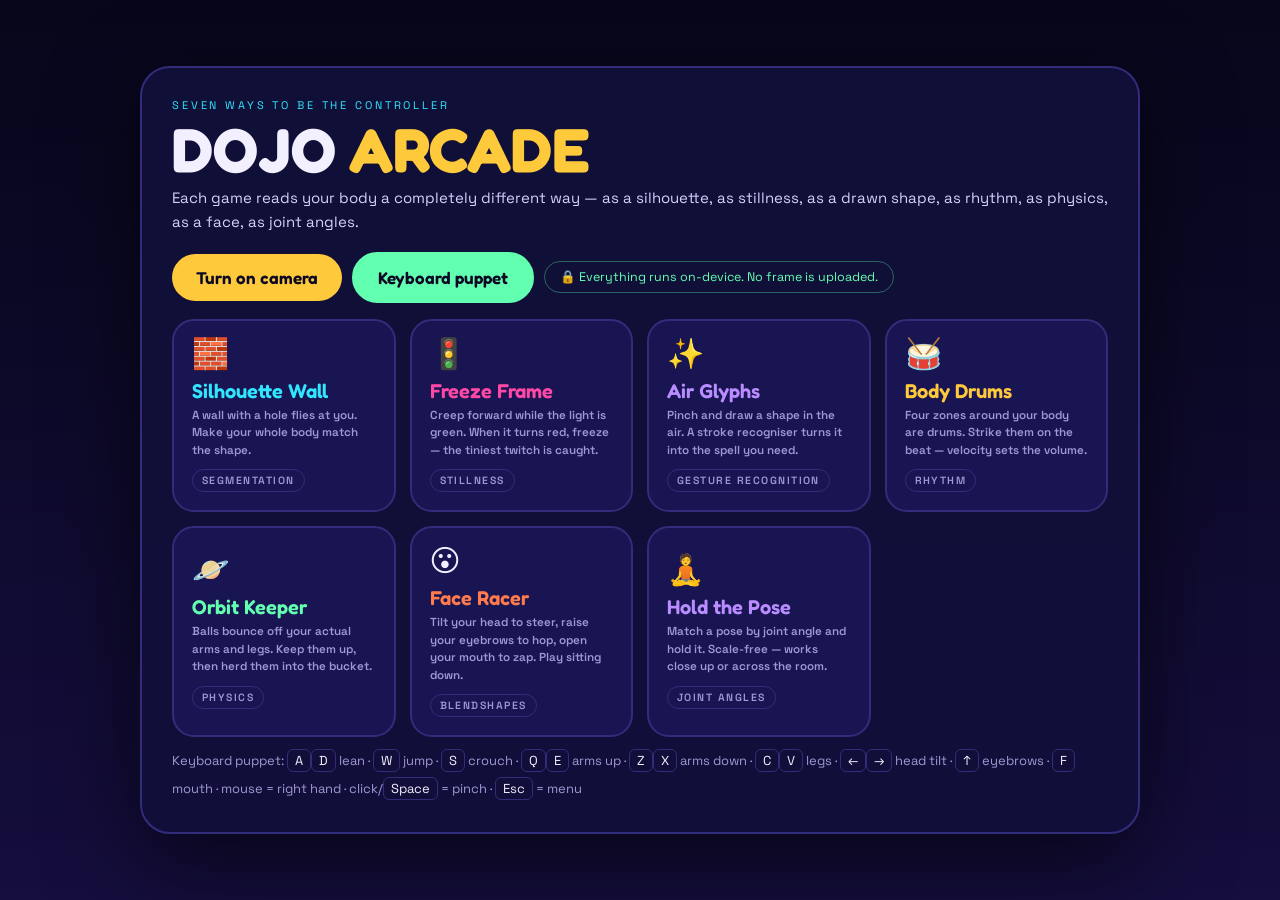
<file: arcade/arcade.html>
<!DOCTYPE html>
<html lang="en">
<head>
<meta charset="utf-8" />
<meta name="viewport" content="width=device-width, initial-scale=1, viewport-fit=cover" />
<title>Dojo Arcade — seven ways to be the controller</title>
<link rel="preconnect" href="https://fonts.googleapis.com">
<link rel="preconnect" href="https://fonts.gstatic.com" crossorigin>
<link href="https://fonts.googleapis.com/css2?family=Fredoka:wght@500;600;700&family=Space+Grotesk:wght@500;700&display=swap" rel="stylesheet">
<style>
:root{
  --void:#07061A; --deep:#12103A; --panel:rgba(18,16,58,.94); --line:#332C7A;
  --ink:#F2EFFF; --dim:#9F98D4;
  --cyan:#31E7FF; --magenta:#FF48A6; --gold:#FFC93C; --lime:#63FFB0; --grape:#B98CFF; --coral:#FF7A4D;
  --display:'Fredoka',system-ui,sans-serif; --ui:'Space Grotesk',system-ui,sans-serif;
}
*{box-sizing:border-box}
html,body{margin:0;height:100%;overflow:hidden;background:var(--void);color:var(--ink);font-family:var(--ui)}
canvas#stage{position:fixed;inset:0;width:100%;height:100%;display:block;touch-action:none}
video#cam{position:fixed;top:0;left:0;width:2px;height:2px;opacity:0;pointer-events:none}

#screens{position:fixed;inset:0;display:grid;place-items:center;padding:20px;overflow:auto;z-index:10}
#screens.hidden{display:none}
.panel{width:min(1000px,96vw);background:var(--panel);border:2px solid var(--line);border-radius:30px;
  padding:30px;backdrop-filter:blur(16px);box-shadow:0 30px 90px rgba(0,0,0,.6)}
.panel.hidden{display:none}
.kicker{font-size:11px;letter-spacing:.26em;text-transform:uppercase;color:var(--cyan)}
h1{font-family:var(--display);font-weight:700;font-size:clamp(34px,6.4vw,62px);line-height:.92;margin:.14em 0 .12em}
h1 em{font-style:normal;color:var(--gold)}
h2{font-family:var(--display);font-weight:600;font-size:clamp(22px,4vw,34px);margin:0 0 10px}
p{color:#D6D0FF;line-height:1.6;margin:8px 0;font-size:15px}
.privacy{font-size:12.5px;color:var(--lime);border:1px solid rgba(99,255,176,.35);border-radius:999px;
  padding:7px 15px;display:inline-block}
.bar{display:flex;gap:10px;align-items:center;flex-wrap:wrap;margin:18px 0 6px}
button{font-family:var(--display);font-weight:600;font-size:17px;border:0;border-radius:999px;padding:13px 24px;
  cursor:pointer;color:#0C0824;background:var(--gold)}
button.ghost{background:transparent;color:var(--ink);border:2px solid var(--line)}
button.ghost[aria-pressed="true"]{background:var(--lime);color:#0C0824;border-color:var(--lime)}
button:hover{filter:brightness(1.1)}
button:focus-visible{outline:3px solid var(--cyan);outline-offset:3px}
.grid{display:grid;grid-template-columns:repeat(auto-fill,minmax(216px,1fr));gap:14px;margin-top:16px}
.card{text-align:left;background:#191552;border:2px solid var(--line);border-radius:22px;padding:18px;cursor:pointer;
  transition:transform .14s ease,border-color .14s ease;color:var(--ink);font-family:var(--ui);font-size:14px}
.card:hover{transform:translateY(-4px);border-color:var(--acc,var(--cyan))}
.card .em{font-size:30px;line-height:1}
.card h3{font-family:var(--display);font-weight:600;font-size:20px;margin:10px 0 4px;color:var(--acc,var(--cyan))}
.card small{display:block;color:var(--dim);line-height:1.5;margin-top:4px}
.card .need{display:inline-block;margin-top:10px;font-size:10.5px;letter-spacing:.14em;text-transform:uppercase;
  color:var(--dim);border:1px solid var(--line);border-radius:999px;padding:4px 9px}
.keys{font-size:13px;color:var(--dim);line-height:2.1;margin-top:10px}
.keys kbd{border:1px solid var(--line);border-radius:6px;padding:2px 7px;color:var(--ink);font-family:var(--ui)}
.stats{display:flex;gap:12px;flex-wrap:wrap;margin:16px 0}
.stat{background:#221B66;border-radius:16px;padding:12px 18px;min-width:110px}
.stat span{display:block;font-family:var(--display);font-size:26px;color:var(--gold)}
.stat small{font-size:11px;letter-spacing:.1em;text-transform:uppercase;color:var(--dim)}
#topbar{position:fixed;top:12px;left:12px;right:12px;display:flex;gap:8px;justify-content:space-between;z-index:12}
#topbar.hidden{display:none}
#topbar button{font-size:13px;padding:8px 14px;background:rgba(18,16,58,.85);color:var(--ink);border:1px solid var(--line)}
#loading{position:fixed;inset:0;display:grid;place-items:center;background:rgba(7,6,26,.9);z-index:20;
  font-family:var(--display);font-size:20px;color:var(--cyan)}
#loading.hidden{display:none}
</style>
</head>
<body>
<canvas id="stage"></canvas>
<video id="cam" playsinline muted></video>

<div id="topbar" class="hidden">
  <button id="btnBack">‹ Arcade</button>
  <button id="btnMode">Mode</button>
</div>
<div id="loading" class="hidden">Loading tracker…</div>

<div id="screens">
  <div class="panel" id="pMenu">
    <div class="kicker">Seven ways to be the controller</div>
    <h1>DOJO <em>ARCADE</em></h1>
    <p>Each game reads your body a completely different way — as a silhouette, as stillness, as a drawn shape, as rhythm, as physics, as a face, as joint angles.</p>
    <div class="bar">
      <button id="btnCam">Turn on camera</button>
      <button class="ghost" id="btnKeys" aria-pressed="true">Keyboard puppet</button>
      <span class="privacy">🔒 Everything runs on-device. No frame is uploaded.</span>
    </div>
    <div class="grid" id="cards"></div>
    <div class="keys" id="menuKeys"></div>
  </div>

  <div class="panel hidden" id="pError">
    <div class="kicker">Camera</div>
    <h2 id="errTitle">No camera yet</h2>
    <p id="errBody"></p>
    <div class="bar"><button id="btnRetry">Try again</button><button class="ghost" id="btnErrKeys">Play with keyboard</button></div>
  </div>

  <div class="panel hidden" id="pOver">
    <div class="kicker" id="overKicker">Round over</div>
    <h2 id="overTitle">Nice moves!</h2>
    <div class="stats" id="overStats"></div>
    <p id="overNote"></p>
    <div class="bar"><button id="btnAgain">Play again</button><button class="ghost" id="btnMenu">Back to arcade</button></div>
  </div>
</div>

<script type="module">
/* ==========================================================================
   DOJO ARCADE — one kernel, seven games.
   Trackers: PoseLandmarker · HandLandmarker · FaceLandmarker · ImageSegmenter
   ========================================================================== */

const CFG = {
  INFER_FPS: 30,
  SMOOTH: 3,                 // moving-average frames on landmarks
  VIS: 0.5,                  // landmark visibility floor
  COOLDOWN_MS: 200,
  MASK_W: 72, MASK_H: 40,    // occupancy grid for the silhouette game
};

const TASKS = "https://cdn.jsdelivr.net/npm/@mediapipe/tasks-vision@0.10.14";
const MODELS = {
  pose: "https://storage.googleapis.com/mediapipe-models/pose_landmarker/pose_landmarker_lite/float16/1/pose_landmarker_lite.task",
  hand: "https://storage.googleapis.com/mediapipe-models/hand_landmarker/hand_landmarker/float16/1/hand_landmarker.task",
  face: "https://storage.googleapis.com/mediapipe-models/face_landmarker/face_landmarker/float16/1/face_landmarker.task",
  seg:  "https://storage.googleapis.com/mediapipe-models/image_segmenter/selfie_segmenter/float16/1/selfie_segmenter.tflite",
};

const $ = id => document.getElementById(id);
const canvas = $('stage'), ctx = canvas.getContext('2d');
const video = $('cam');
const clamp = (v,a,b) => Math.max(a, Math.min(b, v));
const lerp = (a,b,t) => a + (b-a)*t;
const dist = (a,b) => Math.hypot(a.x-b.x, a.y-b.y);
const rnd = (a,b) => a + Math.random()*(b-a);

/* ---------- stage / letterbox ---------- */
const stage = { x:0, y:0, w:0, h:0 };
function layout(){
  const dpr = Math.min(devicePixelRatio || 1, 2);
  canvas.width = Math.round(innerWidth*dpr); canvas.height = Math.round(innerHeight*dpr);
  ctx.setTransform(dpr,0,0,dpr,0,0);
  let w = innerWidth, h = w/(16/9);
  if (h > innerHeight){ h = innerHeight; w = h*(16/9); }
  stage.w=w; stage.h=h; stage.x=(innerWidth-w)/2; stage.y=(innerHeight-h)/2;
}
addEventListener('resize', layout);
addEventListener('orientationchange', () => setTimeout(layout, 120));

/* ---------- app state ---------- */
const A = {
  mode: 'keys',            // 'camera' | 'keys'
  screen: 'menu',
  game: null,
  trackers: {},            // name -> instance
  frame: null,
  particles: [],
  shakeMs: 0,
  t: 0,
};

function showPanel(name){
  ['pMenu','pError','pOver'].forEach(id => $(id).classList.toggle('hidden', id !== name));
  $('screens').classList.toggle('hidden', !name);
  $('topbar').classList.toggle('hidden', !!name);
  A.screen = name || 'play';
}

/* ---------- audio ---------- */
let AC = null;
const audio = {
  ready(){
    try {
      if (AC === false) return null;                    // construction already failed once
      if (!AC) AC = new (window.AudioContext || window.webkitAudioContext)();
      if (AC.state === 'suspended') AC.resume();
      return AC;
    } catch(e){ console.warn('[audio] unavailable — running silent', e); AC = false; return null; }
  },
  tone(freq, dur = 0.12, type = 'sine', gain = 0.18, slide = 0){
    const ac = this.ready(); if (!ac) return;
    const o = ac.createOscillator(), g = ac.createGain();
    o.type = type; o.frequency.setValueAtTime(freq, ac.currentTime);
    if (slide) o.frequency.exponentialRampToValueAtTime(Math.max(30, freq*slide), ac.currentTime + dur);
    g.gain.setValueAtTime(gain, ac.currentTime);
    g.gain.exponentialRampToValueAtTime(0.0001, ac.currentTime + dur);
    o.connect(g).connect(ac.destination); o.start(); o.stop(ac.currentTime + dur + 0.02);
  },
  noise(dur = 0.08, gain = 0.16, hp = 1200){
    const ac = this.ready(); if (!ac) return;
    const n = ac.sampleRate * dur;
    const buf = ac.createBuffer(1, n, ac.sampleRate), d = buf.getChannelData(0);
    for (let i=0;i<n;i++) d[i] = (Math.random()*2-1) * (1 - i/n);
    const s = ac.createBufferSource(); s.buffer = buf;
    const f = ac.createBiquadFilter(); f.type = 'highpass'; f.frequency.value = hp;
    const g = ac.createGain(); g.gain.value = gain;
    s.connect(f).connect(g).connect(ac.destination); s.start();
  },
  good(){ this.tone(660, .1, 'triangle', .16, 1.6); },
  bad(){ this.tone(160, .22, 'sawtooth', .12, .6); }
};

/* ---------- particles ---------- */
function burst(x, y, color, n = 36, spread = 300){
  for (let i=0;i<n;i++){ const a = Math.random()*Math.PI*2, s = rnd(50, spread);
    A.particles.push({ x, y, vx:Math.cos(a)*s, vy:Math.sin(a)*s-60, life:1, color, r:rnd(2,6) }); }
}
function stepParticles(dt){
  for (const p of A.particles){ p.vy += 900*dt; p.x += p.vx*dt; p.y += p.vy*dt; p.life -= dt/0.9; }
  A.particles = A.particles.filter(p => p.life > 0);
}
function drawParticles(){
  for (const p of A.particles){ ctx.globalAlpha = Math.max(0,p.life); ctx.fillStyle = p.color; ctx.fillRect(p.x,p.y,p.r,p.r); }
  ctx.globalAlpha = 1;
}

/* ---------- camera + lazy trackers ---------- */
const CAM_ERRORS = {
  NotAllowedError: ["The camera said no", "Click the camera icon in the address bar, choose Allow, then try again."],
  NotFoundError: ["I can't find a camera", "No webcam detected. The keyboard puppet plays every game."],
  NotReadableError: ["Another app has the camera", "Close your video call and try again."],
  SecurityError: ["Cameras need a real address", "Run: python3 -m http.server 8000 — then open localhost:8000"],
};

async function enableCamera(){
  try {
    const stream = await navigator.mediaDevices.getUserMedia({ video:{ width:{ideal:960}, height:{ideal:540}, facingMode:'user' } });
    video.srcObject = stream; await video.play();
    A.mode = 'camera';
    $('btnKeys').setAttribute('aria-pressed','false');
    showPanel('pMenu');
    return true;
  } catch (err){
    const [t,b] = CAM_ERRORS[err.name] || ["Something went sideways", (err.message||'') + " — keyboard mode still works."];
    $('errTitle').textContent = t; $('errBody').textContent = b; showPanel('pError');
    console.error('[camera]', err.name, err);
    return false;
  }
}

let visionFileset = null;
async function fileset(){
  if (!visionFileset){
    const { FilesetResolver } = await import(TASKS);
    visionFileset = await FilesetResolver.forVisionTasks(TASKS + "/wasm");
  }
  return visionFileset;
}
async function getTracker(kind){
  if (A.trackers[kind]) return A.trackers[kind];
  $('loading').classList.remove('hidden');
  $('loading').textContent = `Loading ${kind} tracker…`;
  const mod = await import(TASKS);
  const fs = await fileset();
  const base = d => ({ baseOptions:{ modelAssetPath: MODELS[kind], delegate:d }, runningMode:'VIDEO' });
  const build = async (d) => {
    if (kind === 'pose')  return mod.PoseLandmarker.createFromOptions(fs, { ...base(d), numPoses:1 });
    if (kind === 'hand')  return mod.HandLandmarker.createFromOptions(fs, { ...base(d), numHands:1 });
    if (kind === 'face')  return mod.FaceLandmarker.createFromOptions(fs, { ...base(d), numFaces:1, outputFaceBlendshapes:true });
    if (kind === 'seg')   return mod.ImageSegmenter.createFromOptions(fs, { ...base(d), outputCategoryMask:true, outputConfidenceMasks:false });
  };
  let inst;
  try { inst = await build('GPU'); }
  catch(e){ console.warn(`[${kind}] GPU failed, CPU fallback`, e); inst = await build('CPU'); }
  A.trackers[kind] = inst;
  $('loading').classList.add('hidden');
  console.info(`[${kind}] ready`);
  return inst;
}

/* ---------- keyboard puppet: synthesises a body so every game is testable ---------- */
const keys = new Set();
addEventListener('keydown', e => {
  if (['ArrowUp','ArrowDown','ArrowLeft','ArrowRight',' '].includes(e.key)) e.preventDefault();
  keys.add(e.key.length === 1 ? e.key.toLowerCase() : e.key);
  if (e.key === 'Escape' && A.screen === 'play') backToMenu();
});
addEventListener('keyup', e => keys.delete(e.key.length === 1 ? e.key.toLowerCase() : e.key));
const mouse = { x:0.5, y:0.5, down:false };
addEventListener('pointermove', e => { mouse.x = (e.clientX - stage.x)/stage.w; mouse.y = (e.clientY - stage.y)/stage.h; });
addEventListener('pointerdown', e => { mouse.down = true; audio.ready(); });
addEventListener('pointerup', () => mouse.down = false);

const puppet = { lean:0, crouch:0, jump:0, vy:0, armL:0, armR:0, legL:0, legR:0, roll:0, mouth:0, brow:0 };
function stepPuppet(dt){
  const K = k => keys.has(k);
  const to = (cur, target, rate) => cur + (target-cur) * Math.min(1, rate*dt);
  puppet.lean   = to(puppet.lean,   (K('a')?-1:0) + (K('d')?1:0), 9);
  puppet.crouch = to(puppet.crouch, K('s') ? 1 : 0, 10);
  puppet.armL   = to(puppet.armL,   K('q') ? 1 : (K('z') ? -1 : 0), 12);
  puppet.armR   = to(puppet.armR,   K('e') ? 1 : (K('x') ? -1 : 0), 12);
  puppet.legL   = to(puppet.legL,   K('c') ? 1 : 0, 12);
  puppet.legR   = to(puppet.legR,   K('v') ? 1 : 0, 12);
  puppet.roll   = to(puppet.roll,   (K('ArrowLeft')?-1:0)+(K('ArrowRight')?1:0), 8);
  puppet.mouth  = to(puppet.mouth,  K('f') ? 1 : 0, 14);
  puppet.brow   = to(puppet.brow,   K('ArrowUp') ? 1 : 0, 14);
  if (K('w') && puppet.jump === 0 && puppet.vy === 0) puppet.vy = -2.4;
  puppet.vy += 7*dt; puppet.jump = Math.max(0, puppet.jump - puppet.vy*dt*0.35);
  if (puppet.jump <= 0){ puppet.jump = 0; puppet.vy = 0; }
}

// build a pose-shaped body from puppet params, in stage pixels
function puppetBody(){
  const sw = stage.h*0.17, cx = stage.x + stage.w*0.5 + puppet.lean*sw*1.6;
  const base = stage.y + stage.h*0.92 - puppet.jump*stage.h*0.12;
  const hipY = base - stage.h*0.36 + puppet.crouch*sw*0.9;
  const shY  = hipY - sw*1.35 + puppet.crouch*sw*0.35;
  const P = (x,y) => ({ x, y, v:1 });
  const armY = a => shY - a*sw*1.15;
  const armX = s => cx + s*(sw*1.35);
  const body = {
    nose: P(cx + puppet.roll*sw*0.25, shY - sw*0.75),
    ls: P(cx-sw*0.5, shY), rs: P(cx+sw*0.5, shY),
    le: P(cx-sw*1.0, shY + sw*0.5 - puppet.armL*sw*0.5), re: P(cx+sw*1.0, shY + sw*0.5 - puppet.armR*sw*0.5),
    lw: P(armX(-1), armY(puppet.armL)), rw: P(armX(1), armY(puppet.armR)),
    lh: P(cx-sw*0.42, hipY), rh: P(cx+sw*0.42, hipY),
    lk: P(cx-sw*0.45, hipY + sw*0.95 - puppet.legL*sw*0.5), rk: P(cx+sw*0.45, hipY + sw*0.95 - puppet.legR*sw*0.5),
    la: P(cx-sw*0.48, base - puppet.legL*sw*0.9), ra: P(cx+sw*0.48, base - puppet.legR*sw*0.9),
    sw, ok:true
  };
  // mouse drives the right hand when the pointer is inside the stage
  if (mouse.x > 0 && mouse.x < 1 && mouse.y > 0 && mouse.y < 1){
    body.rw = P(stage.x + mouse.x*stage.w, stage.y + mouse.y*stage.h);
    body.re = P((body.rs.x+body.rw.x)/2, (body.rs.y+body.rw.y)/2);
  }
  body.mid = { x:(body.lh.x+body.rh.x)/2, y:(body.lh.y+body.rh.y)/2, v:1 };
  return body;
}

/* ---------- unified frame contract ----------
   F = { body, hands, face, mask, sw }  — identical whether it came from a
   camera or the keyboard puppet, so every game is written once.            */
const POSE_IDX = { nose:0, ls:11, rs:12, le:13, re:14, lw:15, rw:16, lh:23, rh:24, lk:25, rk:26, la:27, ra:28 };
const poseHist = [];
function smoothPose(lms){
  poseHist.push(lms); if (poseHist.length > CFG.SMOOTH) poseHist.shift();
  return lms.map((_, i) => {
    let x=0,y=0,v=0; for (const f of poseHist){ x+=f[i].x; y+=f[i].y; v+=(f[i].visibility ?? 1); }
    const n = poseHist.length; return { x:x/n, y:y/n, visibility:v/n };
  });
}
const px = lm => ({ x: stage.x + (1-lm.x)*stage.w, y: stage.y + lm.y*stage.h, v: lm.visibility ?? 1 });

function bodyFromPose(lms){
  const s = smoothPose(lms), b = {};
  for (const [k,i] of Object.entries(POSE_IDX)) b[k] = px(s[i]);
  b.sw = Math.max(dist(b.ls, b.rs), stage.w*0.03);
  b.mid = { x:(b.lh.x+b.rh.x)/2, y:(b.lh.y+b.rh.y)/2, v:Math.min(b.lh.v,b.rh.v) };
  b.ok = Math.min(b.ls.v, b.rs.v, b.lh.v, b.rh.v) > CFG.VIS;
  return b;
}

// offscreen grid used by the silhouette game (and drawn as a glow elsewhere)
const gridCanvas = document.createElement('canvas');
gridCanvas.width = CFG.MASK_W; gridCanvas.height = CFG.MASK_H;
const gctx = gridCanvas.getContext('2d', { willReadFrequently:true });

function maskFromBody(b){
  gctx.clearRect(0,0,CFG.MASK_W,CFG.MASK_H);
  gctx.strokeStyle = '#fff'; gctx.lineCap = 'round';
  const sx = CFG.MASK_W/stage.w, sy = CFG.MASK_H/stage.h;
  const M = p => [ (p.x-stage.x)*sx, (p.y-stage.y)*sy ];
  const seg = (p,q,w) => { gctx.lineWidth = w; gctx.beginPath(); gctx.moveTo(...M(p)); gctx.lineTo(...M(q)); gctx.stroke(); };
  const t = Math.max(2, b.sw*sx*0.30);
  seg(b.ls,b.rs,t*1.1); seg(b.lh,b.rh,t*1.1); seg(b.mid,{x:(b.ls.x+b.rs.x)/2,y:(b.ls.y+b.rs.y)/2},t*2.0);
  seg(b.ls,b.le,t); seg(b.le,b.lw,t*0.85); seg(b.rs,b.re,t); seg(b.re,b.rw,t*0.85);
  seg(b.lh,b.lk,t*1.1); seg(b.lk,b.la,t); seg(b.rh,b.rk,t*1.1); seg(b.rk,b.ra,t);
  gctx.beginPath(); const [nx,ny] = M(b.nose); gctx.fillStyle='#fff';
  gctx.arc(nx, ny, Math.max(1.6, b.sw*sx*0.28), 0, 7); gctx.fill();
  const d = gctx.getImageData(0,0,CFG.MASK_W,CFG.MASK_H).data;
  const g = new Uint8Array(CFG.MASK_W*CFG.MASK_H);
  for (let i=0;i<g.length;i++) g[i] = d[i*4+3] > 60 ? 1 : 0;
  return { g, w:CFG.MASK_W, h:CFG.MASK_H };
}

function maskFromSegmenter(res){
  const cm = res?.categoryMask; if (!cm) return null;
  const arr = cm.getAsUint8Array(), W = cm.width, H = cm.height;
  const g = new Uint8Array(CFG.MASK_W*CFG.MASK_H);
  for (let y=0;y<CFG.MASK_H;y++) for (let x=0;x<CFG.MASK_W;x++){
    const sxp = Math.floor((1 - (x+0.5)/CFG.MASK_W) * W);   // mirrored
    const syp = Math.floor((y+0.5)/CFG.MASK_H * H);
    g[y*CFG.MASK_W+x] = arr[syp*W+sxp] > 0 ? 1 : 0;
  }
  cm.close();
  return { g, w:CFG.MASK_W, h:CFG.MASK_H };
}

function handsFromResult(res){
  const out = [];
  for (const lm of (res?.landmarks || [])){
    const p = i => px(lm[i]);
    const tip = p(8), thumb = p(4), palm = Math.max(dist(p(0), p(9)), 1);
    out.push({ tip, thumb, wrist:p(0), pinch: dist(thumb,tip)/palm < 0.38, palm });
  }
  return out;
}

function faceFromResult(res){
  const bs = res?.faceBlendshapes?.[0]?.categories;
  const lm = res?.faceLandmarks?.[0];
  if (!bs || !lm) return null;
  const val = n => bs.find(c => c.categoryName === n)?.score ?? 0;
  const L = px(lm[33]), R = px(lm[263]);                 // outer eye corners
  return {
    ok: true,
    mouth: val('jawOpen'),
    brow: Math.max(val('browInnerUp'), (val('browOuterUpLeft')+val('browOuterUpRight'))/2),
    smile: (val('mouthSmileLeft')+val('mouthSmileRight'))/2,
    roll: clamp(Math.atan2(R.y-L.y, R.x-L.x) / 0.5, -1, 1),
    center: { x:(L.x+R.x)/2, y:(L.y+R.y)/2 }
  };
}

/* ---------- inference (decoupled ~30fps, never a repeated timestamp) ---------- */
let lastTs = -1, lastVideoTime = -1, busy = false;
const NEED = { pose:false, hand:false, face:false, seg:false };
let live = { body:null, hands:[], face:null, mask:null };

function runInference(){
  if (A.mode !== 'camera' || busy || A.screen !== 'play') return;
  if (!video.videoWidth || video.currentTime === lastVideoTime) return;
  lastVideoTime = video.currentTime;
  busy = true;
  try {
    const ts = Math.max(lastTs + 1, performance.now()); lastTs = ts;
    if (NEED.pose && A.trackers.pose){
      const r = A.trackers.pose.detectForVideo(video, ts);
      live.body = r?.landmarks?.[0] ? bodyFromPose(r.landmarks[0]) : null;
    }
    if (NEED.hand && A.trackers.hand) live.hands = handsFromResult(A.trackers.hand.detectForVideo(video, ts));
    if (NEED.face && A.trackers.face) live.face = faceFromResult(A.trackers.face.detectForVideo(video, ts));
    if (NEED.seg  && A.trackers.seg)  live.mask = maskFromSegmenter(A.trackers.seg.segmentForVideo(video, ts));
  } catch(e){ console.error('[inference]', e); }
  finally { busy = false; }
}
setInterval(runInference, Math.round(1000/CFG.INFER_FPS));

function buildFrame(dt){
  if (A.mode === 'camera'){
    const body = live.body;
    return {
      dt, body, sw: body?.sw ?? stage.h*0.17,
      hands: live.hands,
      face: live.face,
      mask: NEED.seg ? live.mask : (body ? maskFromBody(body) : null),
      ok: !!body || !!live.face || live.hands.length > 0
    };
  }
  const body = puppetBody();
  const tip = { x: stage.x + mouse.x*stage.w, y: stage.y + mouse.y*stage.h, v:1 };
  return {
    dt, body, sw: body.sw, ok:true,
    hands: [{ tip, thumb:tip, wrist:body.rw, pinch: mouse.down || keys.has(' '), palm: body.sw*0.6 }],
    face: { ok:true, mouth:puppet.mouth, brow:puppet.brow, smile:0, roll:puppet.roll,
            center:{ x:body.nose.x, y:body.nose.y } },
    mask: maskFromBody(body)
  };
}

/* ---------- game registry ---------- */
const GAMES = [];
const defineGame = g => GAMES.push(g);

async function playGame(id){
  const g = GAMES.find(x => x.id === id); if (!g) return;
  audio.ready();
  Object.keys(NEED).forEach(k => NEED[k] = false);
  for (const n of g.needs) NEED[n] = true;
  if (A.mode === 'camera'){ for (const n of g.needs) await getTracker(n); }
  A.game = g; A.particles = []; poseHist.length = 0;
  g.state = g.init();
  showPanel(null);
  $('btnMode').textContent = A.mode === 'camera' ? '📷 Camera' : '⌨️ Keyboard';
}

function endGame(title, stats, note){
  const g = A.game;
  $('overKicker').textContent = g ? g.name : 'Round over';
  $('overTitle').textContent = title;
  $('overStats').innerHTML = stats.map(([v,l]) => `<div class="stat"><span>${v}</span><small>${l}</small></div>`).join('');
  $('overNote').textContent = note || '';
  showPanel('pOver');
}
function backToMenu(){ A.game = null; Object.keys(NEED).forEach(k => NEED[k] = false); showPanel('pMenu'); }

/* ---------- shared drawing ---------- */
function drawBackdrop(accent){
  const g = ctx.createLinearGradient(0,0,0,innerHeight);
  g.addColorStop(0,'#07061A'); g.addColorStop(1,'#150E3E');
  ctx.fillStyle = g; ctx.fillRect(0,0,innerWidth,innerHeight);
  if (A.mode === 'camera' && video.readyState >= 2){
    ctx.save(); ctx.translate(stage.x+stage.w, stage.y); ctx.scale(-1,1);
    ctx.globalAlpha = 0.42; ctx.drawImage(video, 0, 0, stage.w, stage.h); ctx.restore(); ctx.globalAlpha = 1;
  }
  ctx.strokeStyle = accent || '#332C7A'; ctx.globalAlpha = .5;
  ctx.lineWidth = 2; ctx.strokeRect(stage.x, stage.y, stage.w, stage.h); ctx.globalAlpha = 1;
}

function drawSkeleton(b, color = 'rgba(180,168,255,.55)', w = 4){
  if (!b) return;
  const bones = [['ls','rs'],['lh','rh'],['ls','lh'],['rs','rh'],['ls','le'],['le','lw'],
                 ['rs','re'],['re','rw'],['lh','lk'],['lk','la'],['rh','rk'],['rk','ra']];
  ctx.save(); ctx.strokeStyle = color; ctx.lineWidth = w; ctx.lineCap = 'round';
  ctx.beginPath();
  for (const [a,c] of bones){ ctx.moveTo(b[a].x,b[a].y); ctx.lineTo(b[c].x,b[c].y); }
  ctx.stroke();
  ctx.beginPath(); ctx.arc(b.nose.x, b.nose.y, b.sw*0.28, 0, 7); ctx.stroke();
  ctx.restore();
}

function hudText(txt, y, size, color = '#fff', align = 'center'){
  ctx.save(); ctx.textAlign = align; ctx.textBaseline = 'top';
  ctx.font = `700 ${size}px Fredoka, system-ui`;
  ctx.lineWidth = Math.max(4, size*0.16); ctx.strokeStyle = 'rgba(7,6,26,.85)';
  const x = align === 'center' ? stage.x+stage.w/2 : align === 'right' ? stage.x+stage.w-24 : stage.x+24;
  ctx.strokeText(txt, x, y); ctx.fillStyle = color; ctx.fillText(txt, x, y); ctx.restore();
}
function hudBar(x, y, w, h, frac, color){
  ctx.fillStyle = 'rgba(34,27,102,.9)'; ctx.beginPath(); ctx.roundRect(x,y,w,h,h/2); ctx.fill();
  ctx.fillStyle = color; ctx.beginPath(); ctx.roundRect(x,y,Math.max(h,w*clamp(frac,0,1)),h,h/2); ctx.fill();
}
function hudTop(g, left, right){
  ctx.save(); ctx.textBaseline = 'top';
  ctx.font = '600 13px "Space Grotesk", system-ui'; ctx.fillStyle = '#9F98D4';
  ctx.textAlign = 'left'; ctx.fillText(g.name.toUpperCase(), stage.x+24, stage.y+58);
  ctx.restore();
  hudText(left, stage.y+18, 34, g.accent, 'left');
  if (right) hudText(right, stage.y+18, 34, '#F2EFFF', 'right');
}

/* ==========================================================================
   GAME 1 — SILHOUETTE WALL.  Your body as a shape, not a set of pointers.
   ========================================================================== */
const WALL_POSES = {
  STAR:   [['ls','rs'],['ls','lh'],['rs','rh'],['lh','rh']],
};
// hole templates: normalized stick figures inside the stage (0..1)
const HOLES = [
  { name:'STAR',   pts:[[.5,.16],[.35,.30],[.65,.30],[.18,.44],[.82,.44],[.5,.55],[.30,.90],[.70,.90]],
    bones:[[0,1],[0,2],[1,2],[1,3],[2,4],[1,5],[2,5],[5,6],[5,7]] },
  { name:'CRAB',   pts:[[.5,.30],[.32,.42],[.68,.42],[.20,.30],[.80,.30],[.5,.58],[.26,.92],[.74,.92]],
    bones:[[0,1],[0,2],[1,3],[2,4],[1,2],[1,5],[2,5],[5,6],[5,7]] },
  { name:'TUNNEL', pts:[[.5,.46],[.36,.56],[.64,.56],[.20,.60],[.80,.60],[.5,.74],[.34,.94],[.66,.94]],
    bones:[[0,1],[0,2],[1,3],[2,4],[1,2],[1,5],[2,5],[5,6],[5,7]] },
  { name:'LEAN L', pts:[[.30,.20],[.24,.34],[.44,.34],[.16,.50],[.58,.44],[.40,.60],[.34,.92],[.56,.92]],
    bones:[[0,1],[0,2],[1,3],[2,4],[1,2],[1,5],[2,5],[5,6],[5,7]] },
  { name:'LEAN R', pts:[[.70,.20],[.56,.34],[.76,.34],[.42,.44],[.84,.50],[.60,.60],[.44,.92],[.66,.92]],
    bones:[[0,1],[0,2],[1,3],[2,4],[1,2],[1,5],[2,5],[5,6],[5,7]] },
  { name:'BOX',    pts:[[.5,.22],[.34,.36],[.66,.36],[.34,.56],[.66,.56],[.5,.58],[.32,.92],[.68,.92]],
    bones:[[0,1],[0,2],[1,3],[2,4],[1,2],[1,5],[2,5],[5,6],[5,7]] },
];

function holeGrid(hole, thick){
  gctx.clearRect(0,0,CFG.MASK_W,CFG.MASK_H);
  gctx.strokeStyle = '#fff'; gctx.lineCap = 'round'; gctx.lineWidth = thick;
  const P = i => [hole.pts[i][0]*CFG.MASK_W, hole.pts[i][1]*CFG.MASK_H];
  gctx.beginPath();
  for (const [a,b] of hole.bones){ gctx.moveTo(...P(a)); gctx.lineTo(...P(b)); }
  gctx.stroke();
  gctx.fillStyle = '#fff'; gctx.beginPath();
  gctx.arc(...P(0), thick*0.9, 0, 7); gctx.fill();
  const d = gctx.getImageData(0,0,CFG.MASK_W,CFG.MASK_H).data;
  const g = new Uint8Array(CFG.MASK_W*CFG.MASK_H);
  for (let i=0;i<g.length;i++) g[i] = d[i*4+3] > 60 ? 1 : 0;
  return g;
}

defineGame({
  id:'wall', name:'Silhouette Wall', emoji:'🧱', accent:'#31E7FF', needs:['pose','seg'],
  tag:'Segmentation', blurb:'A wall with a hole flies at you. Make your whole body match the shape.',
  keys:'A/D lean · S crouch · Q/E arms up · Z/X arms down · C/V legs · W jump',
  init(){
    return { t:0, wall:null, next:1.4, score:0, best:0, cleared:0, timeLeft:90, lastCoverage:0, flash:0 };
  },
  update(dt, F, S){
    S.timeLeft -= dt;
    if (S.timeLeft <= 0) return endGame('Wall run complete!',
      [[S.score,'Score'],[S.cleared,'Walls cleared'],[Math.round(S.best*100)+'%','Best match']],
      S.cleared ? `You squeezed through ${S.cleared} walls!` : 'Every attempt taught the wall something.');
    S.flash = Math.max(0, S.flash - dt*2.5);

    if (!S.wall){
      S.next -= dt;
      if (S.next <= 0){
        const h = HOLES[Math.floor(Math.random()*HOLES.length)];
        S.wall = { hole:h, grid:holeGrid(h, Math.max(4, CFG.MASK_H*0.16)), t:0, speed:1/3.4, done:false };
      }
      return;
    }
    const W = S.wall;
    W.t += dt*W.speed;
    if (W.t >= 1 && !W.done){
      W.done = true;
      const m = F.mask;
      let inside = 0, total = 0;
      if (m) for (let i=0;i<m.g.length;i++){ if (m.g[i]){ total++; if (W.grid[i]) inside++; } }
      const cov = total ? inside/total : 0;
      S.lastCoverage = cov; S.best = Math.max(S.best, cov);
      if (cov >= 0.7){
        S.cleared++; S.score += Math.round(cov*100); S.flash = 1;
        burst(stage.x+stage.w/2, stage.y+stage.h/2, '#63FFB0', 50, 420); audio.good();
      } else {
        S.score = Math.max(0, S.score - 10); A.shakeMs = 380; audio.bad();
      }
    }
    if (W.t > 1.35){ S.wall = null; S.next = 1.1; }
  },
  render(F, S){
    drawBackdrop(this.accent);
    if (F.mask) drawMaskGlow(F.mask, S.flash > 0 ? '#63FFB0' : 'rgba(49,231,255,.5)');
    drawSkeleton(F.body, 'rgba(255,255,255,.25)', 3);
    if (S.wall) drawWall(S.wall);
    hudTop(this, String(S.score), Math.ceil(S.timeLeft)+'s');
    hudText(S.wall ? `MATCH THE ${S.wall.hole.name} SHAPE` : 'GET READY…', stage.y+stage.h-88, 34, '#fff');
    if (S.lastCoverage) hudText(`${Math.round(S.lastCoverage*100)}% through`, stage.y+stage.h-46, 20, '#9F98D4');
  }
});

function drawMaskGlow(m, color){
  const cw = stage.w/m.w, ch = stage.h/m.h;
  ctx.save(); ctx.fillStyle = color; ctx.globalAlpha = 0.5; ctx.shadowBlur = 18; ctx.shadowColor = color;
  for (let y=0;y<m.h;y++) for (let x=0;x<m.w;x++)
    if (m.g[y*m.w+x]) ctx.fillRect(stage.x+x*cw, stage.y+y*ch, cw+1, ch+1);
  ctx.restore();
}

function drawWall(W){
  const s = 0.25 + 0.75*Math.min(1, W.t);
  const cx = stage.x+stage.w/2, cy = stage.y+stage.h/2;
  ctx.save();
  ctx.translate(cx, cy); ctx.scale(s, s); ctx.translate(-cx, -cy);
  ctx.globalAlpha = W.done ? Math.max(0, 1-(W.t-1)*3) : clamp(W.t*2.2, .25, .95);
  ctx.fillStyle = '#1B1550'; ctx.fillRect(stage.x, stage.y, stage.w, stage.h);
  ctx.strokeStyle = '#31E7FF'; ctx.lineWidth = 6/s; ctx.strokeRect(stage.x, stage.y, stage.w, stage.h);
  ctx.globalCompositeOperation = 'destination-out';
  const cw = stage.w/CFG.MASK_W, ch = stage.h/CFG.MASK_H;
  for (let y=0;y<CFG.MASK_H;y++) for (let x=0;x<CFG.MASK_W;x++)
    if (W.grid[y*CFG.MASK_W+x]) ctx.fillRect(stage.x+x*cw-1, stage.y+y*ch-1, cw+2, ch+2);
  ctx.restore();
}

/* ==========================================================================
   GAME 2 — FREEZE FRAME.  Scored on stillness. Move on green, be a statue on red.
   ========================================================================== */
defineGame({
  id:'freeze', name:'Freeze Frame', emoji:'🚦', accent:'#FF48A6', needs:['pose'],
  tag:'Stillness', blurb:'Creep forward while the light is green. When it turns red, freeze — the tiniest twitch is caught.',
  keys:'Wiggle anything on green: A/D lean, Q/E/Z/X arms, W jump, mouse waves your hand',
  init(){ return { phase:'green', tLeft:rnd(1.8,3.4), progress:0, caught:0, motion:0, prev:null,
                   score:0, warn:0, flash:0, timeLeft:75 }; },
  update(dt, F, S){
    S.timeLeft -= dt; S.flash = Math.max(0, S.flash-dt*2);
    if (S.timeLeft <= 0 || S.progress >= 100){
      const won = S.progress >= 100;
      return endGame(won ? 'You made it to the finish!' : 'Time! Look how far you crept.',
        [[Math.round(S.progress)+'%','Distance'],[S.score,'Score'],[S.caught,'Times caught']],
        won ? 'Perfect statue control.' : 'Smaller movements on red — even fingers count.');
    }
    // motion energy, normalised by shoulder width so distance does not matter
    const b = F.body;
    if (b && S.prev){
      let sum = 0; const K = ['nose','lw','rw','la','ra','mid','le','re'];
      for (const k of K) sum += dist(b[k], S.prev[k]);
      S.motion = lerp(S.motion, (sum/K.length)/b.sw/dt, 0.4);
    }
    S.prev = b ? JSON.parse(JSON.stringify(b)) : null;

    S.tLeft -= dt;
    if (S.phase === 'green'){
      S.warn = S.tLeft < 0.8 ? 1 : 0;
      S.progress = Math.min(100, S.progress + clamp(S.motion, 0, 3.2)*dt*7);
      S.score += clamp(S.motion,0,3.2)*dt*6;
      if (S.tLeft <= 0){ S.phase='red'; S.tLeft = rnd(2.0,4.0); audio.tone(240,.18,'square',.14); }
    } else {
      if (S.motion > 0.55){
        S.caught++; S.progress = Math.max(0, S.progress-6); S.score = Math.max(0, S.score-25);
        A.shakeMs = 320; audio.bad(); S.flash = 1; S.tLeft = Math.max(S.tLeft, 1.2);
      }
      if (S.tLeft <= 0){ S.phase='green'; S.tLeft = rnd(1.6,3.4); audio.tone(700,.14,'triangle',.14); }
    }
  },
  render(F, S){
    drawBackdrop(this.accent);
    const red = S.phase === 'red';
    ctx.save();
    ctx.globalAlpha = red ? 0.24 + S.flash*0.3 : 0.12;
    ctx.fillStyle = red ? '#FF2D6F' : '#63FFB0';
    ctx.fillRect(stage.x, stage.y, stage.w, stage.h); ctx.restore();
    drawSkeleton(F.body, red ? (S.motion>0.55?'#FF2D6F':'rgba(255,255,255,.7)') : '#63FFB0', 6);

    // the doll
    const cx = stage.x+stage.w/2, cy = stage.y+96;
    ctx.save(); ctx.translate(cx, cy); ctx.rotate(red ? 0 : Math.PI);
    ctx.fillStyle = red ? '#FF2D6F' : '#63FFB0'; ctx.shadowBlur = 26; ctx.shadowColor = ctx.fillStyle;
    ctx.beginPath(); ctx.arc(0,0,26,0,7); ctx.fill();
    ctx.fillStyle = '#07061A'; ctx.beginPath(); ctx.arc(-8,-6,5,0,7); ctx.arc(8,-6,5,0,7); ctx.fill();
    ctx.restore();

    hudTop(this, String(Math.round(S.score)), Math.ceil(S.timeLeft)+'s');
    hudBar(stage.x+24, stage.y+stage.h-56, stage.w-48, 18, S.progress/100, '#FFC93C');
    hudText(red ? (S.motion>0.55 ? 'CAUGHT MOVING!' : 'FREEZE…') : (S.warn ? 'GET READY TO FREEZE' : 'MOVE! MOVE! MOVE!'),
            stage.y+stage.h-108, 38, red ? '#FF6FA6' : '#63FFB0');
    hudBar(stage.x+stage.w/2-70, stage.y+140, 140, 10, clamp(S.motion/1.6,0,1), red ? '#FF2D6F' : '#31E7FF');
  }
});

/* ==========================================================================
   GAME 3 — AIR GLYPHS.  Draw shapes in the air; a recogniser turns them into spells.
   ========================================================================== */
function resample(pts, n = 32){
  const path = pts.slice(); let len = 0;
  for (let i=1;i<path.length;i++) len += dist(path[i-1], path[i]);
  const I = len/(n-1); let D = 0; const out = [path[0]];
  for (let i=1;i<path.length;i++){
    let d = dist(path[i-1], path[i]);
    if (D + d >= I){
      const t = (I-D)/d;
      const q = { x: path[i-1].x + t*(path[i].x-path[i-1].x), y: path[i-1].y + t*(path[i].y-path[i-1].y) };
      out.push(q); path.splice(i, 0, q); D = 0;
    } else D += d;
  }
  while (out.length < n) out.push(path[path.length-1]);
  return out.slice(0, n);
}
function normalize(pts){
  const p = resample(pts, 32);
  const cx = p.reduce((s,q)=>s+q.x,0)/p.length, cy = p.reduce((s,q)=>s+q.y,0)/p.length;
  let m = 0; for (const q of p) m = Math.max(m, Math.abs(q.x-cx), Math.abs(q.y-cy));
  m = m || 1;
  return p.map(q => ({ x:(q.x-cx)/m, y:(q.y-cy)/m }));
}
function glyphScore(a, b){
  let d = 0; for (let i=0;i<a.length;i++) d += dist(a[i], b[i]);
  return clamp(1 - (d/a.length)/1.6, 0, 1);
}
const poly = (...pairs) => pairs.map(([x,y]) => ({x,y}));
const circlePts = () => Array.from({length:32}, (_,i) => ({ x:Math.cos(i/32*7), y:Math.sin(i/32*7) }));
const GLYPHS = [
  { key:'BOLT',   emoji:'⚡', color:'#FFC93C', tmpl:normalize(poly([-1,-1],[1,-1],[-1,1],[1,1])) },
  { key:'SHIELD', emoji:'🛡️', color:'#31E7FF', tmpl:normalize(circlePts()) },
  { key:'FIRE',   emoji:'🔥', color:'#FF7A4D', tmpl:normalize(poly([0,-1],[1,1],[-1,1],[0,-1])) },
  { key:'FROST',  emoji:'❄️', color:'#B98CFF', tmpl:normalize(poly([-1,-1],[0,1],[1,-1])) },
];

defineGame({
  id:'glyph', name:'Air Glyphs', emoji:'✨', accent:'#B98CFF', needs:['hand'],
  tag:'Gesture recognition', blurb:'Pinch and draw a shape in the air. A stroke recogniser turns it into the spell you need.',
  keys:'Move the mouse to fly your hand · hold click (or Space) to draw',
  init(){ return { stroke:[], drawing:false, foes:[], spawn:0.8, score:0, cast:0, timeLeft:90,
                   last:null, lastT:0 }; },
  update(dt, F, S){
    S.timeLeft -= dt;
    if (S.timeLeft <= 0) return endGame('Spells complete!',
      [[S.score,'Score'],[S.cast,'Spells cast']], S.cast ? `You drew ${S.cast} working glyphs!` : 'Bigger, slower shapes read better.');

    const h = F.hands[0];
    if (h){
      if (h.pinch){ S.stroke.push({ x:h.tip.x, y:h.tip.y }); S.drawing = true; }
      else if (S.drawing){
        S.drawing = false;
        if (S.stroke.length > 10){
          const n = normalize(S.stroke);
          let best = null, bs = 0;
          for (const g of GLYPHS){ const sc = glyphScore(n, g.tmpl); if (sc > bs){ bs = sc; best = g; } }
          S.last = best ? { key:best.key, score:bs, color:best.color } : null; S.lastT = 1.4;
          const foe = S.foes.filter(f => f.glyph.key === best?.key).sort((a,b)=>b.t-a.t)[0];
          if (best && bs > 0.55 && foe){
            foe.dead = true; S.score += Math.round(60*bs); S.cast++;
            burst(foe.x, foe.y, best.color, 44, 380); audio.good();
          } else { audio.bad(); }
        }
        S.stroke = [];
      }
    }
    if (S.lastT > 0) S.lastT -= dt;

    S.spawn -= dt;
    if (S.spawn <= 0){
      const g = GLYPHS[Math.floor(Math.random()*GLYPHS.length)];
      const side = Math.random() < .5 ? -1 : 1;
      S.foes.push({ glyph:g, t:0, speed:1/rnd(7,10), y: stage.y + rnd(.2,.75)*stage.h,
                    x0: stage.x + (side<0 ? -60 : stage.w+60), dead:false, x:0 });
      S.spawn = rnd(2.2, 3.6);
    }
    const cx = stage.x+stage.w/2;
    for (const f of S.foes){
      f.t += dt*f.speed; f.x = lerp(f.x0, cx, f.t);
      if (f.t >= 1 && !f.dead){ f.dead = true; S.score = Math.max(0, S.score-20); A.shakeMs = 260; audio.bad(); }
    }
    S.foes = S.foes.filter(f => !f.dead && f.t < 1);
  },
  render(F, S){
    drawBackdrop(this.accent);
    for (const f of S.foes){
      const r = lerp(18, 54, f.t);
      ctx.save(); ctx.shadowBlur = 24; ctx.shadowColor = f.glyph.color;
      ctx.fillStyle = f.glyph.color; ctx.globalAlpha = .25;
      ctx.beginPath(); ctx.arc(f.x, f.y, r, 0, 7); ctx.fill();
      ctx.globalAlpha = 1; ctx.lineWidth = 4; ctx.strokeStyle = f.glyph.color;
      ctx.beginPath(); ctx.arc(f.x, f.y, r, 0, 7); ctx.stroke(); ctx.restore();
      ctx.save(); ctx.textAlign='center'; ctx.textBaseline='middle';
      ctx.font = `${Math.round(r)}px serif`; ctx.fillText(f.glyph.emoji, f.x, f.y);
      ctx.font = '700 15px Fredoka, system-ui'; ctx.fillStyle = f.glyph.color;
      ctx.fillText(f.glyph.key, f.x, f.y + r + 16); ctx.restore();
    }
    if (S.stroke.length > 1){
      ctx.save(); ctx.strokeStyle = '#FFC93C'; ctx.lineWidth = 7; ctx.lineCap='round'; ctx.lineJoin='round';
      ctx.shadowBlur = 22; ctx.shadowColor = '#FFC93C';
      ctx.beginPath(); ctx.moveTo(S.stroke[0].x, S.stroke[0].y);
      for (const p of S.stroke) ctx.lineTo(p.x, p.y); ctx.stroke(); ctx.restore();
    }
    const h = F.hands[0];
    if (h){
      ctx.save(); ctx.strokeStyle = h.pinch ? '#FFC93C' : 'rgba(185,140,255,.8)';
      ctx.lineWidth = h.pinch ? 6 : 3; ctx.shadowBlur = 18; ctx.shadowColor = ctx.strokeStyle;
      ctx.beginPath(); ctx.arc(h.tip.x, h.tip.y, h.pinch ? 16 : 24, 0, 7); ctx.stroke(); ctx.restore();
    }
    hudTop(this, String(S.score), Math.ceil(S.timeLeft)+'s');
    hudText(S.drawing ? 'DRAWING…' : 'PINCH AND DRAW THE MATCHING GLYPH', stage.y+stage.h-88, 30, '#fff');
    if (S.lastT > 0 && S.last)
      hudText(`${S.last.key} · ${Math.round(S.last.score*100)}% match`, stage.y+stage.h-46, 22, S.last.color);
  }
});

/* ==========================================================================
   GAME 4 — BODY DRUMS.  Limb velocity into Web Audio. Timing, not hitboxes.
   ========================================================================== */
const LANES = [
  { key:'lw', name:'L HAND', color:'#31E7FF', hit:()=>{ audio.noise(.06,.2,4000); } },
  { key:'rw', name:'R HAND', color:'#FF48A6', hit:()=>{ audio.noise(.12,.22,900); } },
  { key:'la', name:'L FOOT', color:'#FFC93C', hit:()=>{ audio.tone(110,.22,'sine',.3,.4); } },
  { key:'ra', name:'R FOOT', color:'#63FFB0', hit:()=>{ audio.tone(180,.2,'triangle',.24,.5); } },
];
function laneZone(b, i){
  const s = b.sw, cx = b.mid.x;
  return i === 0 ? { x:cx-1.5*s, y:b.ls.y-0.35*s, r:0.75*s }
       : i === 1 ? { x:cx+1.5*s, y:b.rs.y-0.35*s, r:0.75*s }
       : i === 2 ? { x:cx-1.0*s, y:b.mid.y+1.35*s, r:0.75*s }
                 : { x:cx+1.0*s, y:b.mid.y+1.35*s, r:0.75*s };
}

defineGame({
  id:'drums', name:'Body Drums', emoji:'🥁', accent:'#FFC93C', needs:['pose'],
  tag:'Rhythm', blurb:'Four zones around your body are drums. Strike them on the beat — velocity sets the volume.',
  keys:'Q/E arms up · Z/X arms down · C/V kick feet · mouse waves your right hand',
  init(){
    const bpm = 96, beat = 60/bpm;
    return { bpm, beat, t:0, notes:[], nextBeat:2, bar:0, score:0, perfect:0, good:0, miss:0,
             combo:0, best:0, prev:{}, flash:[0,0,0,0], timeLeft:80, judge:'', judgeT:0 };
  },
  update(dt, F, S){
    S.t += dt; S.timeLeft -= dt;
    if (S.timeLeft <= 0) return endGame('Set finished!',
      [[S.score,'Score'],[S.perfect,'Perfect'],[S.best,'Best combo']],
      S.perfect+S.good ? `You landed ${S.perfect+S.good} hits on the beat!` : 'Strike right as the note touches the line.');

    // write the next bar of notes ahead of time
    while (S.nextBeat < S.t + 4){
      const density = S.bar < 2 ? 0.45 : S.bar < 5 ? 0.6 : 0.75;
      if (Math.random() < density){
        const lane = Math.floor(Math.random()*4);
        S.notes.push({ lane, time:S.nextBeat, hit:false, missed:false });
      }
      S.nextBeat += S.beat/2; S.bar += 0.125;
    }

    // limb velocity -> strike
    const b = F.body;
    if (b){
      LANES.forEach((L, i) => {
        const p = b[L.key], prev = S.prev[L.key];
        if (!p || p.v < CFG.VIS) return;
        const z = laneZone(b, i);
        const speed = prev ? dist(p, prev)/b.sw/dt : 0;
        const inside = Math.hypot(p.x-z.x, p.y-z.y) < z.r;
        if (inside && speed > 1.1 && (S.lastHit?.[i] ?? -9) < S.t - 0.18){
          (S.lastHit ||= {})[i] = S.t;
          L.hit(); S.flash[i] = 1;
          const n = S.notes.filter(n => !n.hit && !n.missed && n.lane === i)
                           .sort((a,c) => Math.abs(a.time-S.t) - Math.abs(c.time-S.t))[0];
          const err = n ? Math.abs(n.time - S.t) : 9;
          if (n && err < 0.09){ n.hit = true; S.perfect++; S.combo++; S.score += 100 + S.combo*5; S.judge='PERFECT'; }
          else if (n && err < 0.20){ n.hit = true; S.good++; S.combo++; S.score += 50; S.judge='GOOD'; }
          else { S.combo = 0; S.judge='OFF BEAT'; }
          S.best = Math.max(S.best, S.combo); S.judgeT = 0.7;
          burst(z.x, z.y, L.color, 26, 260);
        }
        S.prev[L.key] = { x:p.x, y:p.y };
      });
    }
    for (const n of S.notes) if (!n.hit && !n.missed && S.t > n.time + 0.22){ n.missed = true; S.miss++; S.combo = 0; }
    S.notes = S.notes.filter(n => S.t < n.time + 0.6);
    S.flash = S.flash.map(f => Math.max(0, f - dt*3));
    if (S.judgeT > 0) S.judgeT -= dt;
  },
  render(F, S){
    drawBackdrop(this.accent);
    const b = F.body; drawSkeleton(b, 'rgba(255,255,255,.3)', 4);
    if (!b) return hudText('STEP INTO FRAME', stage.y+stage.h/2, 34, '#fff');
    const laneW = stage.w/8;
    LANES.forEach((L, i) => {
      const z = laneZone(b, i);
      const lx = stage.x + stage.w*(0.14 + i*0.24);
      // falling notes
      for (const n of S.notes){
        if (n.lane !== i || n.hit) continue;
        const tt = 1 - (n.time - S.t)/2.2;
        if (tt < 0 || tt > 1.2) continue;
        const y = lerp(stage.y, stage.y + stage.h*0.62, tt);
        ctx.save(); ctx.globalAlpha = n.missed ? .25 : 1;
        ctx.fillStyle = L.color; ctx.shadowBlur = 16; ctx.shadowColor = L.color;
        ctx.beginPath(); ctx.roundRect(lx-laneW/2, y-9, laneW, 18, 9); ctx.fill(); ctx.restore();
      }
      ctx.save();
      ctx.strokeStyle = L.color; ctx.globalAlpha = .55; ctx.lineWidth = 3;
      ctx.beginPath(); ctx.moveTo(lx-laneW/2, stage.y+stage.h*0.62); ctx.lineTo(lx+laneW/2, stage.y+stage.h*0.62); ctx.stroke();
      ctx.font = '600 12px "Space Grotesk"'; ctx.textAlign='center'; ctx.fillStyle = L.color;
      ctx.globalAlpha = 1; ctx.fillText(L.name, lx, stage.y+stage.h*0.62+22);
      // body zone
      ctx.globalAlpha = .35 + S.flash[i]*.6; ctx.lineWidth = 4 + S.flash[i]*8;
      ctx.shadowBlur = 20*S.flash[i]; ctx.shadowColor = L.color;
      ctx.beginPath(); ctx.arc(z.x, z.y, z.r, 0, 7); ctx.stroke(); ctx.restore();
    });
    hudTop(this, String(S.score), Math.ceil(S.timeLeft)+'s');
    if (S.combo > 2) hudText(`${S.combo}x COMBO`, stage.y+64, 26, '#FFC93C');
    if (S.judgeT > 0) hudText(S.judge, stage.y+stage.h-110, 40, S.judge==='PERFECT'?'#63FFB0':S.judge==='GOOD'?'#31E7FF':'#FF48A6');
    hudText('STRIKE THE RINGS ON THE BEAT', stage.y+stage.h-52, 24, '#9F98D4');
  }
});

/* ==========================================================================
   GAME 5 — ORBIT KEEPER.  Your limbs are physical colliders. Nothing is scripted.
   ========================================================================== */
defineGame({
  id:'orbit', name:'Orbit Keeper', emoji:'🪐', accent:'#63FFB0', needs:['pose'],
  tag:'Physics', blurb:'Balls bounce off your actual arms and legs. Keep them up, then herd them into the bucket.',
  keys:'Q/E arms up · Z/X arms down · A/D lean · W jump · mouse is your right hand',
  init(){
    return { balls: Array.from({length:3}, (_,i) => ({ x:stage.x+stage.w*(.3+i*.2), y:stage.y+60,
             vx:rnd(-80,80), vy:0, r:Math.max(14, stage.h*0.028), col:['#31E7FF','#FF48A6','#FFC93C'][i%3] })),
             bucket:{ x:stage.x+stage.w*0.5, dir:1 }, score:0, potted:0, dropped:0, timeLeft:90, prev:{} };
  },
  update(dt, F, S){
    S.timeLeft -= dt;
    if (S.timeLeft <= 0) return endGame('Time!',
      [[S.score,'Score'],[S.potted,'Potted'],[S.dropped,'Dropped']],
      S.potted ? `You herded ${S.potted} orbs into the bucket!` : 'Angle your arms — flat surfaces send them straight up.');

    const b = F.body;
    const segs = [];
    if (b){
      const S2 = [['ls','le'],['le','lw'],['rs','re'],['re','rw'],['ls','rs'],['lh','rh'],
                  ['lh','lk'],['lk','la'],['rh','rk'],['rk','ra']];
      for (const [p,q] of S2){
        const prev = S.prev[p+q];
        const cur = { ax:b[p].x, ay:b[p].y, bx:b[q].x, by:b[q].y };
        const vel = prev ? { x:((cur.ax+cur.bx)/2-(prev.ax+prev.bx)/2)/dt, y:((cur.ay+cur.by)/2-(prev.ay+prev.by)/2)/dt } : {x:0,y:0};
        segs.push({ ...cur, vel, thick: b.sw*0.16 });
        S.prev[p+q] = cur;
      }
    }
    const bk = S.bucket, bw = Math.max(90, stage.w*0.12);
    bk.x += bk.dir * dt * stage.w*0.13;
    if (bk.x < stage.x+bw/2 || bk.x > stage.x+stage.w-bw/2) bk.dir *= -1;
    const floor = stage.y + stage.h - 6, bucketY = stage.y + stage.h - 54;

    for (const ball of S.balls){
      ball.vy += 780*dt;
      ball.x += ball.vx*dt; ball.y += ball.vy*dt;
      if (ball.x < stage.x+ball.r){ ball.x = stage.x+ball.r; ball.vx = Math.abs(ball.vx)*.85; }
      if (ball.x > stage.x+stage.w-ball.r){ ball.x = stage.x+stage.w-ball.r; ball.vx = -Math.abs(ball.vx)*.85; }
      if (ball.y < stage.y+ball.r){ ball.y = stage.y+ball.r; ball.vy = Math.abs(ball.vy)*.6; }

      for (const s of segs){
        const dx = s.bx-s.ax, dy = s.by-s.ay, L2 = dx*dx+dy*dy || 1;
        let t = ((ball.x-s.ax)*dx + (ball.y-s.ay)*dy)/L2; t = clamp(t,0,1);
        const cxp = s.ax + t*dx, cyp = s.ay + t*dy;
        const nx = ball.x-cxp, ny = ball.y-cyp, d = Math.hypot(nx,ny) || 0.001;
        const min = ball.r + s.thick;
        if (d < min){
          const ux = nx/d, uy = ny/d;
          ball.x = cxp + ux*min; ball.y = cyp + uy*min;
          const vn = ball.vx*ux + ball.vy*uy;
          ball.vx += -1.7*vn*ux + s.vel.x*0.35;
          ball.vy += -1.7*vn*uy + s.vel.y*0.35;
          ball.vx = clamp(ball.vx, -1400, 1400); ball.vy = clamp(ball.vy, -1400, 1400);
          burst(cxp, cyp, ball.col, 6, 120);
          audio.tone(320 + Math.random()*260, .06, 'triangle', .07);
        }
      }
      if (ball.y > bucketY && Math.abs(ball.x-bk.x) < bw/2 && ball.vy > 0){
        S.potted++; S.score += 150; burst(ball.x, ball.y, '#63FFB0', 40, 340); audio.good();
        Object.assign(ball, { x: stage.x+rnd(.2,.8)*stage.w, y: stage.y+40, vx:rnd(-120,120), vy:0 });
      } else if (ball.y > floor){
        S.dropped++; S.score = Math.max(0, S.score-40); audio.bad(); A.shakeMs = 200;
        Object.assign(ball, { x: stage.x+rnd(.2,.8)*stage.w, y: stage.y+40, vx:rnd(-120,120), vy:0 });
      }
    }
    S.segs = segs;
  },
  render(F, S){
    drawBackdrop(this.accent);
    const bw = Math.max(90, stage.w*0.12), by = stage.y+stage.h-54;
    ctx.save(); ctx.fillStyle = 'rgba(99,255,176,.18)'; ctx.strokeStyle = '#63FFB0'; ctx.lineWidth = 4;
    ctx.beginPath(); ctx.roundRect(S.bucket.x-bw/2, by, bw, 46, 10); ctx.fill(); ctx.stroke(); ctx.restore();
    if (S.segs) for (const s of S.segs){
      ctx.save(); ctx.strokeStyle = 'rgba(185,140,255,.85)'; ctx.lineCap='round';
      ctx.lineWidth = s.thick*2; ctx.shadowBlur = 16; ctx.shadowColor = '#B98CFF';
      ctx.beginPath(); ctx.moveTo(s.ax,s.ay); ctx.lineTo(s.bx,s.by); ctx.stroke(); ctx.restore();
    }
    for (const b of S.balls){
      ctx.save(); ctx.fillStyle = b.col; ctx.shadowBlur = 22; ctx.shadowColor = b.col;
      ctx.beginPath(); ctx.arc(b.x,b.y,b.r,0,7); ctx.fill(); ctx.restore();
    }
    hudTop(this, String(S.score), Math.ceil(S.timeLeft)+'s');
    hudText('KEEP THEM UP · DROP THEM IN THE BUCKET', stage.y+stage.h-96, 26, '#fff');
  }
});

/* ==========================================================================
   GAME 6 — FACE RACER.  No room needed: eyebrows, jaw and head tilt.
   ========================================================================== */
defineGame({
  id:'face', name:'Face Racer', emoji:'😮', accent:'#FF7A4D', needs:['face'],
  tag:'Blendshapes', blurb:'Tilt your head to steer, raise your eyebrows to hop, open your mouth to zap. Play sitting down.',
  keys:'←/→ tilt · ↑ eyebrows (hop) · F open mouth (zap)',
  init(){ return { x:0.5, hop:0, vy:0, obs:[], spawn:1, score:0, zapped:0, hops:0, timeLeft:90, speed:1 }; },
  update(dt, F, S){
    S.timeLeft -= dt; S.speed = 1 + (90-S.timeLeft)/120;
    if (S.timeLeft <= 0) return endGame('Run complete!',
      [[S.score,'Score'],[S.zapped,'Zapped'],[S.hops,'Hops']], `You cleared the run with your face!`);
    const f = F.face;
    if (f){
      S.x = clamp(S.x + f.roll*dt*1.15, 0.08, 0.92);
      if (f.brow > 0.45 && S.hop === 0 && S.vy === 0){ S.vy = -2.2; S.hops++; audio.tone(520,.12,'triangle',.14,1.5); }
      S.mouth = f.mouth;
    }
    S.vy += 6.4*dt; S.hop = Math.max(0, S.hop - S.vy*dt*0.5);
    if (S.hop <= 0){ S.hop = 0; S.vy = 0; }

    S.spawn -= dt;
    if (S.spawn <= 0){
      S.obs.push({ x:rnd(.1,.9), t:0, kind: Math.random()<.45 ? 'zap' : 'hop', dead:false });
      S.spawn = rnd(0.7, 1.4)/S.speed;
    }
    const shipY = 0.78;
    for (const o of S.obs){
      o.t += dt*0.42*S.speed;
      const near = Math.abs(o.t - shipY) < 0.06 && Math.abs(o.x - S.x) < 0.10;
      if (o.kind === 'zap' && (S.mouth ?? 0) > 0.4 && Math.abs(o.x - S.x) < 0.16 && o.t > 0.35 && !o.dead){
        o.dead = true; S.zapped++; S.score += 80;
        burst(stage.x+o.x*stage.w, stage.y+o.t*stage.h, '#FF7A4D', 34, 320); audio.good();
      } else if (near && !o.dead){
        if (o.kind === 'hop' && S.hop > 0.35){ o.dead = true; S.score += 60; audio.good(); }
        else { o.dead = true; S.score = Math.max(0, S.score-50); A.shakeMs = 300; audio.bad(); }
      }
    }
    S.obs = S.obs.filter(o => !o.dead && o.t < 1.05);
  },
  render(F, S){
    drawBackdrop(this.accent);
    for (let i=0;i<7;i++){
      const t = ((A.t*0.25*S.speed + i/7) % 1);
      ctx.strokeStyle = `rgba(255,122,77,${0.05+t*0.18})`; ctx.lineWidth = 2;
      ctx.beginPath(); ctx.moveTo(stage.x, stage.y+t*stage.h); ctx.lineTo(stage.x+stage.w, stage.y+t*stage.h); ctx.stroke();
    }
    for (const o of S.obs){
      const x = stage.x+o.x*stage.w, y = stage.y+o.t*stage.h, r = lerp(10, 40, o.t);
      ctx.save(); ctx.fillStyle = o.kind==='zap' ? '#FF48A6' : '#FFC93C';
      ctx.shadowBlur = 20; ctx.shadowColor = ctx.fillStyle; ctx.globalAlpha = .8;
      ctx.beginPath(); o.kind==='zap' ? ctx.arc(x,y,r,0,7) : ctx.roundRect(x-r,y-r*0.5,r*2,r,8);
      ctx.fill(); ctx.restore();
      ctx.save(); ctx.textAlign='center'; ctx.font = `${Math.round(r)}px serif`;
      ctx.fillText(o.kind==='zap' ? '👾' : '🧱', x, y+r*0.35); ctx.restore();
    }
    const sx = stage.x+S.x*stage.w, sy = stage.y+0.78*stage.h - S.hop*stage.h*0.13;
    ctx.save(); ctx.translate(sx, sy); ctx.rotate((F.face?.roll ?? 0)*0.35);
    ctx.fillStyle = '#31E7FF'; ctx.shadowBlur = 24; ctx.shadowColor='#31E7FF';
    ctx.beginPath(); ctx.moveTo(0,-26); ctx.lineTo(20,20); ctx.lineTo(0,10); ctx.lineTo(-20,20); ctx.closePath(); ctx.fill();
    if ((S.mouth ?? 0) > 0.4){
      ctx.fillStyle = '#FF48A6'; ctx.globalAlpha = .8;
      ctx.beginPath(); ctx.moveTo(-10,-26); ctx.lineTo(10,-26); ctx.lineTo(0,-stage.h); ctx.closePath(); ctx.fill();
    }
    ctx.restore();
    hudTop(this, String(S.score), Math.ceil(S.timeLeft)+'s');
    const f = F.face;
    if (f){
      hudBar(stage.x+24, stage.y+stage.h-58, 120, 12, f.brow, '#FFC93C');
      hudBar(stage.x+164, stage.y+stage.h-58, 120, 12, f.mouth, '#FF48A6');
      hudText('BROW · JAW', stage.y+stage.h-84, 16, '#9F98D4', 'left');
    }
    hudText('TILT TO STEER · BROWS TO HOP · MOUTH TO ZAP', stage.y+stage.h-100, 24, '#fff');
  }
});

/* ==========================================================================
   GAME 7 — HOLD THE POSE.  Joint angles, so it works at any size or distance.
   ========================================================================== */
function angleAt(a, b, c){
  const v1 = { x:a.x-b.x, y:a.y-b.y }, v2 = { x:c.x-b.x, y:c.y-b.y };
  const d = (v1.x*v2.x + v1.y*v2.y) / ((Math.hypot(v1.x,v1.y)||1)*(Math.hypot(v2.x,v2.y)||1));
  return Math.acos(clamp(d,-1,1)) * 180/Math.PI;
}
const POSES = [
  { name:'STAR', hint:'Arms and legs wide, straight everywhere.', joints:[
    { j:['ls','le','lw'], t:172, tol:22 }, { j:['rs','re','rw'], t:172, tol:22 },
    { j:['lh','ls','le'], t:132, tol:26 }, { j:['rh','rs','re'], t:132, tol:26 },
    { j:['lh','lk','la'], t:172, tol:20 }, { j:['rh','rk','ra'], t:172, tol:20 } ] },
  { name:'WARRIOR', hint:'Front knee bent, arms level with the floor.', joints:[
    { j:['ls','le','lw'], t:174, tol:20 }, { j:['rs','re','rw'], t:174, tol:20 },
    { j:['lh','ls','le'], t:92,  tol:26 }, { j:['rh','rs','re'], t:92,  tol:26 },
    { j:['lh','lk','la'], t:112, tol:26 }, { j:['rh','rk','ra'], t:168, tol:22 } ] },
  { name:'CHAIR', hint:'Sit into an invisible chair, arms up.', joints:[
    { j:['ls','le','lw'], t:170, tol:22 }, { j:['rs','re','rw'], t:170, tol:22 },
    { j:['lh','ls','le'], t:158, tol:28 }, { j:['rh','rs','re'], t:158, tol:28 },
    { j:['lh','lk','la'], t:118, tol:26 }, { j:['rh','rk','ra'], t:118, tol:26 } ] },
  { name:'TREE', hint:'One foot up on the other leg, hands overhead.', joints:[
    { j:['ls','le','lw'], t:166, tol:24 }, { j:['rs','re','rw'], t:166, tol:24 },
    { j:['lh','ls','le'], t:160, tol:28 }, { j:['rh','rs','re'], t:160, tol:28 },
    { j:['lh','lk','la'], t:58,  tol:30 }, { j:['rh','rk','ra'], t:172, tol:20 } ] },
];

defineGame({
  id:'pose', name:'Hold the Pose', emoji:'🧘', accent:'#B98CFF', needs:['pose'],
  tag:'Joint angles', blurb:'Match a pose by joint angle and hold it. Scale-free — works close up or across the room.',
  keys:'Q/E arms up · Z/X arms down · C/V lift legs · S crouch · A/D lean',
  init(){ return { idx:0, held:0, need:5, score:0, done:0, quality:0, joints:[], timeLeft:120 }; },
  update(dt, F, S){
    S.timeLeft -= dt;
    if (S.timeLeft <= 0 || S.done >= POSES.length)
      return endGame(S.done >= POSES.length ? 'All poses held!' : 'Session complete',
        [[S.score,'Score'],[S.done,'Poses held'],[Math.round(S.quality*100)+'%','Last accuracy']],
        S.done ? `You held ${S.done} poses steady!` : 'Angles beat positions — try mirroring the ghost.');
    const P = POSES[S.idx], b = F.body;
    if (!b){ S.held = Math.max(0, S.held - dt); return; }
    S.joints = P.joints.map(spec => {
      const [a,j,c] = spec.j;
      const ang = angleAt(b[a], b[j], b[c]);
      const err = Math.abs(ang - spec.t);
      return { at:b[j], ang, err, ok: err <= spec.tol, frac: clamp(1 - err/(spec.tol*2.2), 0, 1) };
    });
    const okCount = S.joints.filter(j => j.ok).length;
    S.quality = S.joints.reduce((s,j)=>s+j.frac,0)/S.joints.length;
    if (okCount >= P.joints.length - 1){
      S.held += dt; S.score += Math.round(dt*40*S.quality);
      if (S.held >= S.need){
        S.done++; S.score += 250; burst(b.mid.x, b.mid.y, '#B98CFF', 46, 380); audio.good();
        S.idx = (S.idx+1) % POSES.length; S.held = 0;
      }
    } else S.held = Math.max(0, S.held - dt*0.7);
  },
  render(F, S){
    drawBackdrop(this.accent);
    const P = POSES[S.idx];
    drawSkeleton(F.body, 'rgba(255,255,255,.45)', 6);
    for (const j of S.joints){
      ctx.save();
      const col = j.ok ? '#63FFB0' : j.frac > .5 ? '#FFC93C' : '#FF48A6';
      ctx.strokeStyle = col; ctx.lineWidth = 5; ctx.shadowBlur = 16; ctx.shadowColor = col;
      ctx.beginPath(); ctx.arc(j.at.x, j.at.y, (F.sw||60)*0.28, 0, 7); ctx.stroke();
      ctx.font = '600 12px "Space Grotesk"'; ctx.fillStyle = col; ctx.textAlign='center';
      ctx.fillText(Math.round(j.ang)+'°', j.at.x, j.at.y - (F.sw||60)*0.36); ctx.restore();
    }
    hudTop(this, String(S.score), Math.ceil(S.timeLeft)+'s');
    hudText(`${P.name} — ${P.hint}`, stage.y+stage.h-96, 26, '#fff');
    hudBar(stage.x+stage.w/2-160, stage.y+stage.h-52, 320, 18, S.held/S.need, '#B98CFF');
    hudText(`HOLD ${Math.max(0, S.need-S.held).toFixed(1)}s · ${Math.round(S.quality*100)}% match`,
            stage.y+stage.h-24, 18, '#9F98D4');
  }
});

/* ==========================================================================
   MENU + MAIN LOOP
   ========================================================================== */
$('cards').innerHTML = GAMES.map(g => `
  <button class="card" data-id="${g.id}" style="--acc:${g.accent}">
    <div class="em">${g.emoji}</div>
    <h3>${g.name}</h3>
    <small>${g.blurb}</small>
    <span class="need">${g.tag}</span>
  </button>`).join('');
$('cards').addEventListener('click', e => {
  const c = e.target.closest('.card'); if (c) playGame(c.dataset.id);
});
$('menuKeys').innerHTML = `Keyboard puppet: <kbd>A</kbd><kbd>D</kbd> lean · <kbd>W</kbd> jump · <kbd>S</kbd> crouch ·
  <kbd>Q</kbd><kbd>E</kbd> arms up · <kbd>Z</kbd><kbd>X</kbd> arms down · <kbd>C</kbd><kbd>V</kbd> legs ·
  <kbd>←</kbd><kbd>→</kbd> head tilt · <kbd>↑</kbd> eyebrows · <kbd>F</kbd> mouth · mouse = right hand · click/<kbd>Space</kbd> = pinch · <kbd>Esc</kbd> = menu`;

$('btnCam').addEventListener('click', async () => { audio.ready(); await enableCamera(); });
$('btnRetry').addEventListener('click', enableCamera);
$('btnKeys').addEventListener('click', () => { A.mode = 'keys'; $('btnKeys').setAttribute('aria-pressed','true'); showPanel('pMenu'); });
$('btnErrKeys').addEventListener('click', () => { A.mode = 'keys'; $('btnKeys').setAttribute('aria-pressed','true'); showPanel('pMenu'); });
$('btnBack').addEventListener('click', backToMenu);
$('btnMenu').addEventListener('click', backToMenu);
$('btnAgain').addEventListener('click', () => A.game && playGame(A.game.id));
$('btnMode').addEventListener('click', async () => {
  if (A.mode === 'keys'){ if (await enableCamera()) { if (A.game) await playGame(A.game.id); } }
  else { A.mode = 'keys'; $('btnMode').textContent = '⌨️ Keyboard'; }
});

let last = performance.now();
function loop(now){
  requestAnimationFrame(loop);
  const dt = Math.min(0.064, (now - last)/1000); last = now; A.t += dt;
  stepPuppet(dt); stepParticles(dt);
  A.shakeMs = Math.max(0, A.shakeMs - dt*1000);

  ctx.save();
  if (A.shakeMs > 0){ const k = A.shakeMs/300*12; ctx.translate(rnd(-k,k), rnd(-k,k)); }

  if (A.game && A.screen === 'play'){
    const F = buildFrame(dt);
    A.frame = F;
    A.game.update(dt, F, A.game.state);
    if (A.game) A.game.render(F, A.game.state);
    drawParticles();
    if (A.mode === 'camera' && !F.body && !F.face && !F.hands.length)
      hudText('STEP INTO FRAME', stage.y + stage.h/2, 36, '#FFC93C');
  } else {
    const g = ctx.createLinearGradient(0,0,0,innerHeight);
    g.addColorStop(0,'#07061A'); g.addColorStop(1,'#150E3E');
    ctx.fillStyle = g; ctx.fillRect(0,0,innerWidth,innerHeight);
  }
  ctx.restore();
}
layout(); showPanel('pMenu'); requestAnimationFrame(loop);
console.info('[dojo arcade] %d games registered:', GAMES.length, GAMES.map(g => g.id).join(', '));
</script>
</body>
</html>
</file>
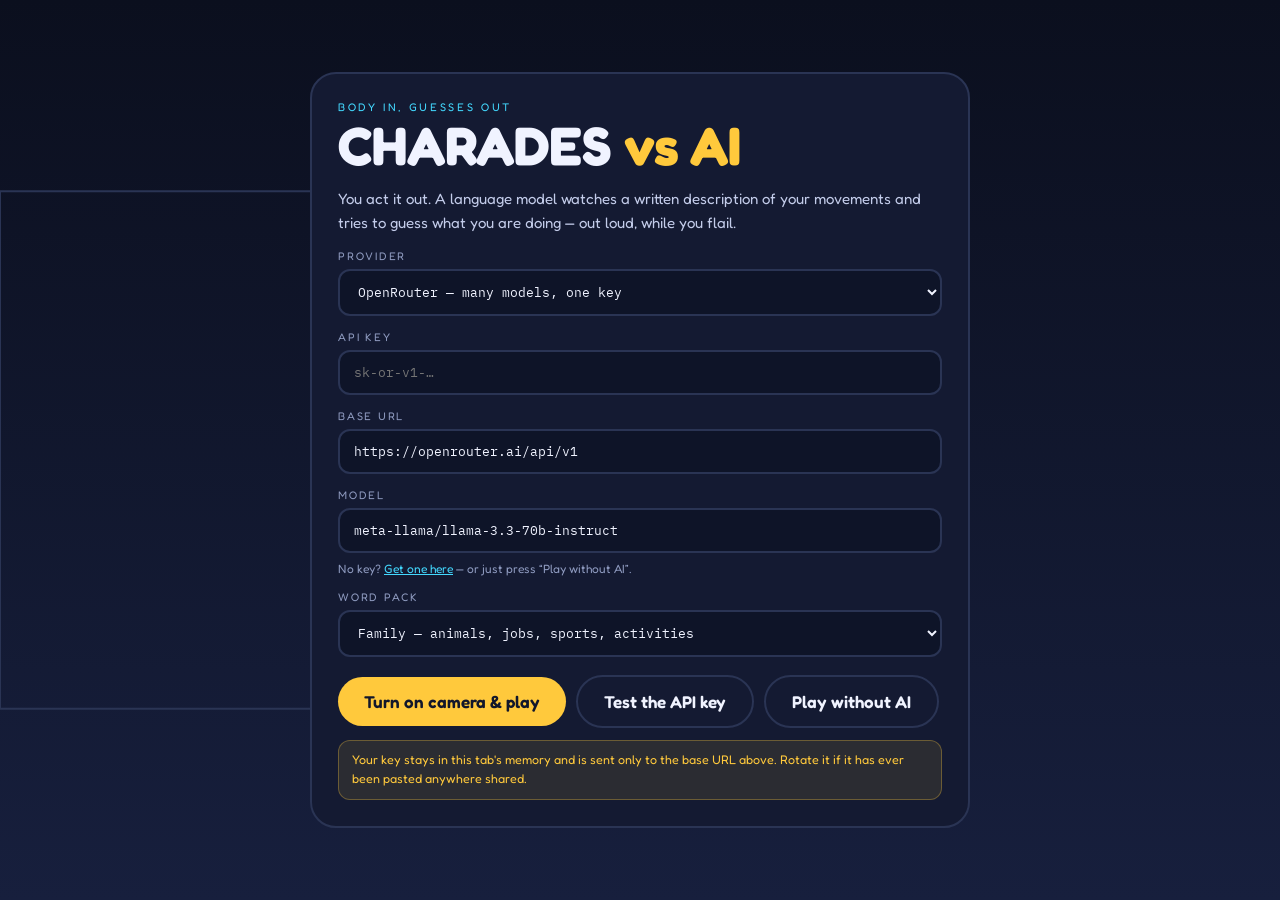
<file: charades/charades.html>
<!DOCTYPE html>
<html lang="en">
<head>
<meta charset="utf-8" />
<meta name="viewport" content="width=device-width, initial-scale=1, viewport-fit=cover" />
<title>Charades — the AI guesses you</title>
<link href="https://fonts.googleapis.com/css2?family=Fredoka:wght@500;600;700&family=IBM+Plex+Mono:wght@400;500&display=swap" rel="stylesheet">
<style>
:root{
  --bg:#0B0F1E; --panel:#141A32; --line:#2A3454; --ink:#F0F3FF; --dim:#8E9ABF;
  --hot:#FF5C8A; --lime:#5BE39A; --gold:#FFC93C; --cyan:#43D9FF;
  --f:'Fredoka',system-ui,sans-serif; --m:'IBM Plex Mono',ui-monospace,monospace;
}
*{box-sizing:border-box}
html,body{margin:0;height:100%;overflow:hidden;background:var(--bg);color:var(--ink);font-family:var(--f)}
canvas#stage{position:fixed;inset:0;width:100%;height:100%}
video#cam{position:fixed;top:0;left:0;width:2px;height:2px;opacity:0;pointer-events:none}

/* ---------- side panel: guesses + motion log ---------- */
#side{position:fixed;top:0;right:0;bottom:0;width:min(360px,34vw);background:rgba(20,26,50,.9);
  backdrop-filter:blur(14px);border-left:1px solid var(--line);display:flex;flex-direction:column;z-index:8}
#side.hidden{display:none}
#side h4{margin:0;padding:12px 16px;font-size:11px;letter-spacing:.2em;text-transform:uppercase;color:var(--dim);
  border-bottom:1px solid var(--line)}
#guesses{flex:1 1 60%;overflow-y:auto;padding:12px 14px;display:flex;flex-direction:column;gap:10px}
#log{flex:1 1 40%;overflow-y:auto;padding:10px 14px;font-family:var(--m);font-size:11.5px;color:#9FB0DA;
  line-height:1.55;border-top:1px solid var(--line);white-space:pre-wrap}
.bubble{background:#1D2542;border:1px solid var(--line);border-radius:14px 14px 14px 4px;padding:10px 13px;font-size:15px}
.bubble .g{font-weight:600;color:var(--gold);font-size:17px}
.bubble .alt{color:var(--dim);font-size:13px;margin-top:3px}
.bubble .say{color:var(--cyan);font-size:13.5px;margin-top:6px;font-style:italic}
.bubble.hit{border-color:var(--lime);background:#16351F}
.bubble.err{border-color:var(--hot);color:#FFC2D3}

/* ---------- screens ---------- */
#screens{position:fixed;inset:0;display:grid;place-items:center;padding:20px;z-index:20;overflow:auto}
#screens.hidden{display:none}
.card{width:min(660px,94vw);background:var(--panel);border:2px solid var(--line);border-radius:26px;padding:26px}
.card.hidden{display:none}
h1{font-size:clamp(32px,6vw,54px);line-height:.95;margin:.1em 0 .3em}
h1 em{font-style:normal;color:var(--gold)}
p{color:#C3CCEA;font-size:15px;line-height:1.6;margin:8px 0}
label{display:block;font-size:11px;letter-spacing:.16em;text-transform:uppercase;color:var(--dim);margin:14px 0 6px}
input,select{width:100%;background:#0E1428;border:2px solid var(--line);border-radius:12px;padding:12px 14px;
  color:var(--ink);font-family:var(--m);font-size:13px}
input:focus,select:focus{outline:none;border-color:var(--cyan)}
.row{display:flex;gap:10px;flex-wrap:wrap;margin-top:18px;align-items:center}
button{font-family:var(--f);font-weight:600;font-size:17px;border:0;border-radius:999px;padding:14px 26px;
  background:var(--gold);color:#12172B;cursor:pointer}
button.ghost{background:transparent;color:var(--ink);border:2px solid var(--line)}
button.ghost[aria-pressed="true"]{background:var(--lime);color:#12172B;border-color:var(--lime)}
button:disabled{opacity:.45;cursor:default}
.warn{font-size:12.5px;color:var(--gold);background:rgba(255,201,60,.1);border:1px solid rgba(255,201,60,.3);
  border-radius:12px;padding:10px 13px;margin-top:12px;line-height:1.5}
.err{font-size:13px;color:#FFC2D3;background:rgba(255,92,138,.1);border:1px solid rgba(255,92,138,.35);
  border-radius:12px;padding:12px 14px;margin-top:12px;line-height:1.55;font-family:var(--m);white-space:pre-wrap}
code{font-family:var(--m);font-size:12px;color:var(--cyan)}
.stats{display:flex;gap:12px;flex-wrap:wrap;margin:16px 0}
.stat{background:#1B2240;border-radius:14px;padding:12px 18px;min-width:110px}
.stat span{display:block;font-size:26px;color:var(--gold)}
.stat small{font-size:11px;letter-spacing:.1em;text-transform:uppercase;color:var(--dim)}
#top{position:fixed;top:12px;left:12px;display:flex;gap:8px;z-index:9}
#top button{font-size:13px;padding:8px 14px;background:rgba(20,26,50,.85);color:var(--ink);border:1px solid var(--line)}
#top.hidden{display:none}
@media (max-width:720px){ #side{width:100%;height:44vh;top:auto;bottom:0;border-left:0;border-top:1px solid var(--line)} }
</style>
</head>
<body>
<canvas id="stage"></canvas>
<video id="cam" playsinline muted></video>

<div id="top" class="hidden">
  <button id="bQuit">‹ Menu</button>
  <button id="bSkip">Skip word</button>
  <button id="bHint">Give hint (−20)</button>
  <button id="bVoice" aria-pressed="true">🔊</button>
</div>

<div id="side" class="hidden">
  <h4>AI guesses</h4>
  <div id="guesses"></div>
  <h4>What the camera sees</h4>
  <div id="log"></div>
</div>

<div id="screens">
  <div class="card" id="cSetup">
    <div style="font-size:11px;letter-spacing:.24em;text-transform:uppercase;color:var(--cyan)">Body in, guesses out</div>
    <h1>CHARADES <em>vs AI</em></h1>
    <p>You act it out. A language model watches a written description of your movements and tries to guess what you are doing — out loud, while you flail.</p>

    <label for="provider">Provider</label>
    <select id="provider">
      <option value="openrouter" selected>OpenRouter — many models, one key</option>
      <option value="groq">Groq — fastest streaming</option>
      <option value="gemini">Google Gemini</option>
      <option value="openai">OpenAI</option>
      <option value="custom">Custom / self-hosted…</option>
    </select>
    <label for="key">API key</label>
    <input id="key" type="password" placeholder="sk-or-v1-…" autocomplete="off" spellcheck="false">
    <label for="base">Base URL</label>
    <input id="base" value="https://openrouter.ai/api/v1" spellcheck="false">
    <label for="model">Model</label>
    <input id="model" value="meta-llama/llama-3.3-70b-instruct" spellcheck="false">
    <div id="keyHint" style="font-size:12px;color:var(--dim);margin-top:8px">
      No key? <a id="keyLink" href="https://openrouter.ai/keys" target="_blank" rel="noopener"
                 style="color:var(--cyan)">Get one here</a> — or just press “Play without AI”.
    </div>

    <label for="deck">Word pack</label>

    <select id="deck">
      <option value="kids">Kids — animals, actions, everyday things</option>
      <option value="family" selected>Family — animals, jobs, sports, activities</option>
      <option value="movies">Movies &amp; books</option>
      <option value="tricky">Tricky — abstract ideas</option>
    </select>

    <div class="row">
      <button id="bStart">Turn on camera &amp; play</button>
      <button class="ghost" id="bTest">Test the API key</button>
      <button class="ghost" id="bOffline">Play without AI</button>
    </div>
    <div class="warn">Your key stays in this tab's memory and is sent only to the base URL above. Rotate it if it has ever been pasted anywhere shared.</div>
    <div class="err" id="setupErr" style="display:none"></div>
  </div>

  <div class="card hidden" id="cRound">
    <div style="font-size:11px;letter-spacing:.24em;text-transform:uppercase;color:var(--cyan)" id="roundKicker">Round over</div>
    <h1 id="roundTitle">Got it!</h1>
    <div class="stats" id="roundStats"></div>
    <p id="roundNote"></p>
    <div class="row"><button id="bNext">Next word</button><button class="ghost" id="bMenu">Back to setup</button></div>
  </div>
</div>

<script type="module">
/* ==========================================================================
   CHARADES vs AI
   MediaPipe PoseLandmarker -> plain-English motion log -> LLM guesses.
   The interesting part is the describer: landmarks are useless to a model,
   sentences are not.
   ========================================================================== */
const TASKS = "https://cdn.jsdelivr.net/npm/@mediapipe/tasks-vision@0.10.14";
const POSE_MODEL = "https://storage.googleapis.com/mediapipe-models/pose_landmarker/pose_landmarker_lite/float16/1/pose_landmarker_lite.task";

const CFG = {
  ROUND_SEC: 75,
  WINDOW_MS: 1500,        // one motion sentence per window
  FIRST_GUESS_MS: 6000,   // let them act a little before the first guess
  GUESS_EVERY_MS: 4500,
  OSC_MIN_HZ: 1.2,        // oscillation counts as "repeatedly"
  OSC_MIN_AMP: 0.28,      // in shoulder widths
  MOVE_STILL: 0.35,       // below this the body is "still"
  MAX_LOG_LINES: 26,
};

const $ = id => document.getElementById(id);
const canvas = $('stage'), ctx = canvas.getContext('2d');
const video = $('cam');
const clamp = (v,a,b) => Math.max(a, Math.min(b,v));
const lerp = (a,b,t) => a + (b-a)*t;
const len = (a,b) => Math.hypot(a.x-b.x, a.y-b.y);
const mid = (a,b) => ({ x:(a.x+b.x)/2, y:(a.y+b.y)/2, v:Math.min(a.v??1,b.v??1) });
const TAU = Math.PI*2;

const stage = { x:0,y:0,w:0,h:0 };
function layout(){
  const dpr = Math.min(devicePixelRatio||1, 2);
  canvas.width = Math.round(innerWidth*dpr); canvas.height = Math.round(innerHeight*dpr);
  ctx.setTransform(dpr,0,0,dpr,0,0);
  const availW = innerWidth - (innerWidth > 720 ? Math.min(360, innerWidth*0.34) : 0);
  const availH = innerHeight - (innerWidth > 720 ? 0 : innerHeight*0.44);
  let w = availW, h = w/(16/9);
  if (h > availH){ h = availH; w = h*(16/9); }
  stage.w=w; stage.h=h; stage.x=(availW-w)/2; stage.y=(availH-h)/2;
}
addEventListener('resize', layout);

const A = {
  screen:'setup', playing:false, offline:false,
  key:'', base:'', model:'', deck:'family',
  phrase:null, category:'', roundEndsAt:0, score:0, round:0, wins:0,
  body:null, fps:0, voice:true, lastError:null,
  log:[], sentences:[], guessing:false, lastGuessAt:0, bubbles:[], hintGiven:false,
  deckQueue:[]
};

/* ---------- pose ---------- */
const IDX = { nose:0, earL:7, earR:8, shL:11, shR:12, elL:13, elR:14, wrL:15, wrR:16,
              hipL:23, hipR:24, knL:25, knR:26, anL:27, anR:28 };
const sm = {};
function smoothPt(k, p, a=0.5){
  const s = sm[k];
  if (!s){ sm[k] = {x:p.x,y:p.y}; return {...p}; }
  s.x = lerp(s.x,p.x,a); s.y = lerp(s.y,p.y,a);
  return { x:s.x, y:s.y, v:p.v };
}
function buildBody(lm){
  const b = {};
  for (const [k,i] of Object.entries(IDX)){
    const p = lm[i];
    b[k] = smoothPt(k, { x: stage.x + (1-p.x)*stage.w, y: stage.y + p.y*stage.h, v: p.visibility ?? 1 });
  }
  b.neck = mid(b.shL,b.shR); b.pelvis = mid(b.hipL,b.hipR);
  b.sw = Math.max(len(b.shL,b.shR), stage.w*0.03);
  b.headTop = b.nose.y - b.sw*0.55;
  b.ok = Math.min(b.shL.v,b.shR.v,b.hipL.v,b.hipR.v) > 0.5;
  return b;
}

let tracker = null, busy = false, lastTs = -1, lastVid = -1, fpsN = 0, fpsAt = 0;
async function loadTracker(){
  const mod = await import(TASKS);
  const fs = await mod.FilesetResolver.forVisionTasks(TASKS + "/wasm");
  const opts = d => ({ baseOptions:{ modelAssetPath:POSE_MODEL, delegate:d },
                       runningMode:'VIDEO', numPoses:1,
                       minPoseDetectionConfidence:.4, minPosePresenceConfidence:.4, minTrackingConfidence:.4 });
  try { tracker = await mod.PoseLandmarker.createFromOptions(fs, opts('GPU')); }
  catch(e){ console.warn('[pose] GPU failed, CPU', e); tracker = await mod.PoseLandmarker.createFromOptions(fs, opts('CPU')); }
}
function infer(){
  if (!tracker || busy || !A.playing) return;
  if (!video.videoWidth || video.currentTime === lastVid) return;
  lastVid = video.currentTime; busy = true;
  try {
    const ts = Math.max(lastTs+1, performance.now()); lastTs = ts;
    const r = tracker.detectForVideo(video, ts);
    A.body = r?.landmarks?.[0] ? buildBody(r.landmarks[0]) : null;
    fpsN++; if (ts - fpsAt > 1000){ A.fps = Math.round(fpsN*1000/(ts-fpsAt)); fpsN=0; fpsAt=ts; }
  } catch(e){ console.error('[pose]', e); A.lastError = e.message; }
  finally { busy = false; }
}
setInterval(infer, 33);

const CAM_ERR = {
  NotAllowedError: "Camera permission was refused. Allow it in the address bar, then try again.",
  NotFoundError: "No camera found on this machine.",
  NotReadableError: "Another app is using the camera. Close it and retry.",
  SecurityError: "Cameras need a secure origin. Run: python3 -m http.server 8000 and open localhost:8000",
};
async function startCamera(){
  const stream = await navigator.mediaDevices.getUserMedia({ video:{ width:{ideal:960}, height:{ideal:540}, facingMode:'user' } });
  video.srcObject = stream; await video.play();
}

/* ==========================================================================
   THE DESCRIBER
   Landmarks mean nothing to a language model. Sentences do. This turns a
   1.5s window of skeleton frames into one line of plain English.
   ========================================================================== */
const baseline = { pelvisY:null, kneeY:null, sw:null, n:0 };
function updateBaseline(b){
  baseline.n++;
  const a = baseline.n < 40 ? 0.12 : 0.004;          // settle fast, then drift slowly
  baseline.pelvisY = baseline.pelvisY === null ? b.pelvis.y : lerp(baseline.pelvisY, b.pelvis.y, a);
  const kn = (b.knL.y + b.knR.y)/2;
  baseline.kneeY = baseline.kneeY === null ? kn : lerp(baseline.kneeY, kn, a);
  baseline.sw = baseline.sw === null ? b.sw : Math.max(b.sw, lerp(baseline.sw, b.sw, 0.02));
}
function resetBaseline(){ baseline.pelvisY = baseline.kneeY = baseline.sw = null; baseline.n = 0; }

// amplitude + rough frequency of a wobbling signal
function oscillation(vals, dtSec){
  if (vals.length < 6) return { amp:0, hz:0 };
  let min = Infinity, max = -Infinity;
  for (const v of vals){ if (v < min) min = v; if (v > max) max = v; }
  const amp = (max - min)/2;
  const mean = (max + min)/2, dead = amp*0.35;
  let crossings = 0, state = 0;
  for (const v of vals){
    if (v > mean + dead && state !== 1){ if (state !== 0) crossings++; state = 1; }
    else if (v < mean - dead && state !== -1){ if (state !== 0) crossings++; state = -1; }
  }
  const dur = vals.length*dtSec;
  return { amp, hz: dur > 0 ? crossings/2/dur : 0 };
}

// per-frame body-local features, all in shoulder-widths
function features(b){
  const sw = b.sw;
  const chestY = lerp(b.neck.y, b.pelvis.y, .45);
  const zone = w => w.y < b.headTop ? 'above head'
                 : w.y < b.nose.y + sw*0.2 ? 'at head height'
                 : w.y < b.neck.y + sw*0.35 ? 'at shoulder height'
                 : w.y < chestY + sw*0.3 ? 'at chest height'
                 : w.y < b.pelvis.y + sw*0.3 ? 'at hip height'
                 : 'down low';
  return {
    sw,
    zoneL: zone(b.wrL), zoneR: zone(b.wrR),
    aboveHead: (b.wrL.y < b.headTop ? 1 : 0) + (b.wrR.y < b.headTop ? 1 : 0),
    handsApart: len(b.wrL, b.wrR)/sw,
    spanX: Math.abs(b.wrL.x - b.wrR.x)/sw,
    faceL: len(b.wrL, b.nose)/sw, faceR: len(b.wrR, b.nose)/sw,
    faceNear: (len(b.wrL,b.nose)/sw < 0.78 && Math.abs(b.wrL.y - b.nose.y) < sw*0.55) ||
              (len(b.wrR,b.nose)/sw < 0.78 && Math.abs(b.wrR.y - b.nose.y) < sw*0.55),
    hipHandL: len(b.wrL, b.hipL)/sw, hipHandR: len(b.wrR, b.hipR)/sw,
    // mirrored view: the left wrist normally sits left of centre, so being on the
    // far side means the arms are actually crossed. Chest height only.
    crossed: (b.wrL.x - b.pelvis.x) > sw*0.15 && (b.pelvis.x - b.wrR.x) > sw*0.15
             && len(b.wrL,b.wrR)/sw > 0.8
             && b.wrL.y > b.neck.y && b.wrR.y > b.neck.y,
    reachL: Math.abs(b.wrL.x - b.pelvis.x)/sw, reachR: Math.abs(b.wrR.x - b.pelvis.x)/sw,
    crouch: baseline.pelvisY === null ? 0 : (b.pelvis.y - baseline.pelvisY)/sw,
    kneeUpL: baseline.kneeY === null ? 0 : (baseline.kneeY - b.knL.y)/sw,
    kneeUpR: baseline.kneeY === null ? 0 : (baseline.kneeY - b.knR.y)/sw,
    lean: Math.atan2(b.neck.x - b.pelvis.x, b.pelvis.y - b.neck.y)*180/Math.PI,
    turned: baseline.sw ? b.sw/baseline.sw : 1,
    wxL: (b.wrL.x - b.pelvis.x)/sw, wyL: (b.wrL.y - b.neck.y)/sw,
    wxR: (b.wrR.x - b.pelvis.x)/sw, wyR: (b.wrR.y - b.neck.y)/sw,
    pelvisY: b.pelvis.y/sw,
  };
}

const most = arr => { const c = {}; let best = arr[0], n = 0;
  for (const v of arr){ c[v] = (c[v]||0)+1; if (c[v] > n){ n = c[v]; best = v; } } return best; };
const avg = arr => arr.reduce((s,v)=>s+v,0)/(arr.length||1);

/* one window of frames -> one sentence + machine-readable tags */
function describe(frames){
  if (frames.length < 3) return null;
  const F = frames.map(f => f.feat);
  const dt = Math.max(0.02, (frames[frames.length-1].t - frames[0].t)/1000/frames.length);
  const sw = avg(F.map(f => f.sw));

  // travel of each wrist across the window, in shoulder-widths per second
  let energy = 0;
  for (let i=1;i<frames.length;i++){
    const a = frames[i-1].b, b2 = frames[i].b;
    energy += (len(a.wrL,b2.wrL) + len(a.wrR,b2.wrR) + len(a.anL,b2.anL) + len(a.anR,b2.anR))/4/sw;
  }
  energy = energy/((frames[frames.length-1].t - frames[0].t)/1000 || 1);

  const oyL = oscillation(F.map(f=>f.wyL), dt), oyR = oscillation(F.map(f=>f.wyR), dt);
  const oxL = oscillation(F.map(f=>f.wxL), dt), oxR = oscillation(F.map(f=>f.wxR), dt);
  const oKnee = oscillation(F.map(f=>f.kneeUpL - f.kneeUpR), dt);
  const oPelvis = oscillation(F.map(f=>f.pelvisY), dt);
  const oTurn = oscillation(F.map(f=>f.turned), dt);

  const t = {
    energy: +energy.toFixed(2),
    aboveHead: avg(F.map(f=>f.aboveHead)),
    handsApart: avg(F.map(f=>f.handsApart)),
    spanX: avg(F.map(f=>f.spanX)),
    faceMin: Math.min(avg(F.map(f=>f.faceL)), avg(F.map(f=>f.faceR))),
    faceNear: avg(F.map(f=>f.faceNear?1:0)) > .55,
    hipHands: (avg(F.map(f=>f.hipHandL)) + avg(F.map(f=>f.hipHandR)))/2,
    crossed: avg(F.map(f=>f.crossed?1:0)) > .6,
    crouch: avg(F.map(f=>f.crouch)),
    kneeUp: Math.max(avg(F.map(f=>f.kneeUpL)), avg(F.map(f=>f.kneeUpR))),
    lean: avg(F.map(f=>f.lean)),
    turned: avg(F.map(f=>f.turned)),
    zoneL: most(F.map(f=>f.zoneL)), zoneR: most(F.map(f=>f.zoneR)),
    oscY: Math.max(oyL.hz, oyR.hz), ampY: Math.max(oyL.amp, oyR.amp),
    oscX: Math.max(oxL.hz, oxR.hz), ampX: Math.max(oxL.amp, oxR.amp),
    march: oKnee.hz, marchAmp: oKnee.amp,
    bob: oPelvis.hz, bobAmp: oPelvis.amp,
    spin: oTurn.hz,
  };

  // ---- posture clause
  const posture = [];
  if (t.crouch > 0.85) posture.push('crouched right down');
  else if (t.crouch > 0.4) posture.push('bent low');
  else if (t.crouch < -0.35) posture.push('stretching up tall');
  if (t.kneeUp > 0.45 && t.march < 0.6) posture.push('one leg lifted up');
  if (Math.abs(t.lean) > 16) posture.push(t.lean > 0 ? 'leaning right' : 'leaning left');
  if (t.turned < 0.62) posture.push('turned side-on to the camera');

  // ---- arms clause
  const arms = [];
  if (t.aboveHead >= 1.6) arms.push('both arms up above the head');
  else if (t.aboveHead >= 0.7) arms.push('one arm raised above the head');
  if (t.spanX > 2.6 && t.aboveHead < 1) arms.push('arms stretched out wide to the sides');
  if (t.handsApart < 0.7) arms.push('hands held together in front');
  if (t.faceNear) arms.push('a hand up near the face');
  if (t.crossed) arms.push('arms crossed over the chest');
  if (t.hipHands < 0.75 && t.handsApart > 1.2 && t.energy < 1.2) arms.push('hands resting on the hips');
  if (!arms.length){
    const z = t.zoneL === t.zoneR ? `both hands ${t.zoneL}` : `left hand ${t.zoneL}, right hand ${t.zoneR}`;
    arms.push(z);
  }

  // ---- movement clause
  const move = [];
  const fast = t.oscY > 2.4 || t.oscX > 2.4;
  if (t.oscY >= CFG.OSC_MIN_HZ && t.ampY >= CFG.OSC_MIN_AMP)
    move.push(`arms pumping up and down${fast ? ' fast' : ''}`);
  if (t.oscX >= CFG.OSC_MIN_HZ && t.ampX >= CFG.OSC_MIN_AMP)
    move.push(`hands swinging side to side${fast ? ' quickly' : ''}`);
  if (t.march > 0.8 && t.marchAmp > 0.15) move.push('marching or running on the spot');
  if (t.bob > 0.9 && t.bobAmp > 0.18) move.push('bobbing up and down');
  if (t.spin > 0.5) move.push('turning around and around');
  if (!move.length){
    if (t.energy < CFG.MOVE_STILL) move.push('holding almost completely still');
    else if (t.energy < 1.1) move.push('moving slowly');
    else if (t.energy < 2.4) move.push('moving steadily');
    else move.push('moving fast and wildly');
  }

  const text = [posture.join(' and '), arms.join(', '), move.join(' and ')].filter(Boolean).join('; ');
  return { text, tags: t };
}

/* rolling buffer that emits one sentence per window */
const motion = {
  frames: [], sentences: [], lastEmit: 0,
  reset(){ this.frames = []; this.sentences = []; this.lastEmit = 0; resetBaseline(); },
  push(b, tMs){
    if (!b || !b.ok) return null;
    updateBaseline(b);
    this.frames.push({ t:tMs, b, feat: features(b) });
    while (this.frames.length && tMs - this.frames[0].t > CFG.WINDOW_MS*1.4) this.frames.shift();
    if (!this.lastEmit) this.lastEmit = tMs;
    if (tMs - this.lastEmit < CFG.WINDOW_MS) return null;
    this.lastEmit = tMs;
    const d = describe(this.frames);
    if (!d) return null;
    const secs = Math.round((tMs - (A.roundStartedAt || tMs))/1000);
    const line = `${secs}s: ${d.text}`;
    this.sentences.push(line);
    if (this.sentences.length > CFG.MAX_LOG_LINES) this.sentences.shift();
    return line;
  },
  transcript(){ return this.sentences.join('\n'); }
};

/* ==========================================================================
   LLM CLIENT — OpenAI-compatible streaming, called straight from the browser
   Providers listed in PROVIDERS send CORS headers, so no proxy is needed.
   ========================================================================== */

class LLMError extends Error {
  constructor(msg, kind){ super(msg); this.kind = kind; }
}

/* Every provider here answers CORS preflight, so the page talks to it directly.
   Anything that does not (NVIDIA NIM, Anthropic, most self-hosted setups without
   a CORS config) will fail in the browser no matter what this code does. */
const PROVIDERS = {
  openrouter:{ base:'https://openrouter.ai/api/v1',  model:'meta-llama/llama-3.3-70b-instruct',
               hint:'sk-or-v1-…', keys:'https://openrouter.ai/keys' },
  groq:      { base:'https://api.groq.com/openai/v1', model:'llama-3.3-70b-versatile',
               hint:'gsk_…', keys:'https://console.groq.com/keys' },
  gemini:    { base:'https://generativelanguage.googleapis.com/v1beta/openai',
               model:'gemini-2.0-flash', hint:'AIza…', keys:'https://aistudio.google.com/apikey' },
  openai:    { base:'https://api.openai.com/v1', model:'gpt-4o-mini',
               hint:'sk-…', keys:'https://platform.openai.com/api-keys' },
  custom:    { base:'', model:'', hint:'your key', keys:'' },
};


/* A failed fetch() tells the page almost nothing — the browser hides the reason
   from script for security. So probe: if a no-cors request reaches the host, the
   server is up and the block was CORS; if even that fails, it is the network,
   an extension, or the URL. Guessing "it must be CORS" sends people down the
   wrong path when the real cause is an ad blocker or an offline laptop. */
async function explainNetworkFailure(base, err){
  let host = base;
  try { host = new URL(base).origin; } catch {}
  const detail = err?.message ? `\n\n(${err.message})` : '';

  if (navigator.onLine === false)
    return `You appear to be offline, so ${host} is unreachable.\nReconnect and try again, or press “Play without AI”.${detail}`;

  let reachable = false;
  try {
    await fetch(host, { mode:'no-cors', cache:'no-store' });
    reachable = true;                       // opaque response still proves it resolved
  } catch { /* still unreachable */ }

  if (reachable)
    return `${host} is reachable, but the browser blocked the response.\n\n` +
           `That is CORS: the endpoint did not allow this page to read it.\n` +
           `OpenRouter, Groq, Gemini and OpenAI all do allow it — if you are on one of\n` +
           `those, check the Base URL is exactly right (it must end in the version path).${detail}`;

  return `The browser could not reach ${host} at all.\n\n` +
         `Most often that is an ad/tracker blocker or a privacy extension killing the\n` +
         `request, a VPN or company network blocking AI endpoints, or simply a typo in\n` +
         `the Base URL. Try disabling blockers for this page, or press “Play without AI”.${detail}`;
}

async function callLLM({ messages, maxTokens = 220, temperature = 0.9, onDelta, signal }){

  if (!A.key) throw new LLMError('No API key set.', 'key');
  let res;
  try {
    res = await fetch(A.base.replace(/\/+$/,'') + '/chat/completions', {
      method:'POST', signal,
      headers:{ 'Content-Type':'application/json', 'Authorization':'Bearer ' + A.key, 'Accept':'text/event-stream' },
      // Plain OpenAI-shaped body only — vendor extras make other providers 400.
      body: JSON.stringify({
        model: A.model, messages, temperature, top_p:0.95, max_tokens:maxTokens, stream:true
      })
    });

  } catch(e){
    if (e.name === 'AbortError') throw e;
    throw new LLMError(await explainNetworkFailure(A.base, e), 'network');
  }

  if (!res.ok){
    const body = await res.text().catch(()=> '');
    const kind = res.status === 401 || res.status === 403 ? 'key' : res.status === 404 ? 'model' : 'http';
    throw new LLMError(`HTTP ${res.status} from the API.\n${body.slice(0,400)}`, kind);
  }

  const reader = res.body.getReader(), dec = new TextDecoder();
  let buf = '', out = '';
  while (true){
    const { done, value } = await reader.read();
    if (done) break;
    buf += dec.decode(value, { stream:true });
    const lines = buf.split('\n');
    buf = lines.pop();
    for (const raw of lines){
      const line = raw.trim();
      if (!line.startsWith('data:')) continue;
      const data = line.slice(5).trim();
      if (data === '[DONE]') continue;
      let j; try { j = JSON.parse(data); } catch { continue; }
      const d = j.choices?.[0]?.delta;
      if (!d) continue;
      if (typeof d.content === 'string' && d.content){
        out += d.content;
        onDelta?.(d.content, out);
      }
    }
  }
  return out.trim();
}

/* ---------- word decks: built in, optionally refreshed by the model ------- */
const DECKS = {
  kids: ['elephant','brushing teeth','riding a bike','cat','airplane','swimming','birthday cake','monkey',
         'sleeping','football','rain','snake','driving a car','robot','eating spaghetti','butterfly'],
  family:['fishing','playing guitar','penguin','doctor','washing the dishes','skiing','photographer','kangaroo',
          'boxing','making pizza','climbing a ladder','waiter','gardening','tightrope walker','bowling','chicken'],
  movies:['King Kong','Titanic','Jaws','Frozen','The Matrix','Jurassic Park','Rocky','Harry Potter',
          'Star Wars','Finding Nemo','Ghostbusters','Home Alone'],
  tricky:['gravity','jealousy','time travel','democracy','falling asleep in a meeting','writer\'s block',
          'the internet','stage fright','deja vu','running late']
};
const CATEGORY_OF = { kids:'a simple word a young child would act out', family:'an everyday activity, animal or job',
                      movies:'a well-known film or book', tricky:'an abstract idea or situation' };

async function refillDeck(){
  const fallback = () => { A.deckQueue = [...DECKS[A.deck]].sort(() => Math.random()-0.5).slice(0, 10); };
  if (A.offline || !A.key){ fallback(); return; }
  try {
    const txt = await callLLM({
      maxTokens: 200, temperature: 1.1,
      messages: [
        { role:'system', content:'You write charades prompts. Reply with ONLY a comma-separated list, no numbering, no extra words.' },
        { role:'user', content: `Give 10 charades phrases. Each should be ${CATEGORY_OF[A.deck]}, actable with the whole body, 1-3 words, well known. Avoid anything needing props or speech.` }
      ]
    });
    const list = txt.split(/[,\n]/).map(s => s.replace(/^[\s\d.\-•"']+|["']+$/g,'').trim())
                    .filter(s => s.length > 1 && s.length < 40 && s.split(' ').length <= 4);
    A.deckQueue = list.length >= 4 ? list : null;
    if (!A.deckQueue) fallback();
  } catch(e){ console.warn('[deck] falling back to built-in list', e); fallback(); }
}
async function nextPhrase(){
  if (!A.deckQueue || !A.deckQueue.length) await refillDeck();
  return A.deckQueue.shift() || DECKS[A.deck][0];
}

/* ---------- guessing ---------- */
const GUESS_SYSTEM =
`You are playing charades and you are the guesser. You cannot see video. You receive a time-stamped log describing a person's body movements, written by a pose tracker.
The log is crude: it knows arms, legs, lean, crouch and rhythm, but nothing about fingers, facial expression or objects. Read it generously and think about what someone would DO to mime something.
Reply in exactly this format, nothing else:
GUESS: <your single best guess, 1-4 words>
ALSO: <second guess> | <third guess>
SAY: <one short playful sentence to the player, under 15 words>
Never repeat a guess you already made. Commit to specific answers - vague guesses like "an animal" are worthless.`;

function guessPrompt(){
  const tried = A.bubbles.flatMap(b => [b.guess, ...(b.alts||[])]).filter(Boolean);
  const parts = [`Movement log so far:\n${motion.transcript() || '(nothing yet)'}`];
  if (A.hintGiven) parts.push(`Hint: the answer is ${CATEGORY_OF[A.deck]}.`);
  if (tried.length) parts.push(`Already guessed (do not repeat): ${tried.join(', ')}`);
  parts.push('What are they acting out?');
  return parts.join('\n\n');
}

function parseGuess(text){
  const g = /GUESS:\s*(.+)/i.exec(text), a = /ALSO:\s*(.+)/i.exec(text), s = /SAY:\s*(.+)/i.exec(text);
  return {
    guess: g ? g[1].trim().replace(/[."]+$/,'') : '',
    alts: a ? a[1].split('|').map(x => x.trim()).filter(Boolean) : [],
    say: s ? s[1].trim() : ''
  };
}

/* ---------- did they get it? ---------- */
const STOP = new Set(['a','an','the','of','and','to','in','on','is','it','my','your']);
const norm = s => (s||'').toLowerCase().replace(/[^a-z0-9\s]/g,' ').replace(/\s+/g,' ').trim();
const toks = s => norm(s).split(' ').filter(w => w && !STOP.has(w));
const stem = w => w.replace(/(ing|ed|es|s)$/,'');
// crude phonetic key, so "elefant" matches "elephant" without loosening edit distance
const phon = w => w.replace(/ph/g,'f').replace(/ck/g,'k').replace(/[cq]/g,'k')
                    .replace(/z/g,'s').replace(/(.)\1+/g,'$1').replace(/e$/,'');
function sameWord(a, b){
  if (a === b) return true;
  const x = stem(a), y = stem(b);
  if (x === y) return true;
  if (x.length >= 3 && y.length >= 3 && (x.startsWith(y) || y.startsWith(x))) return true;
  if (x.length > 3 && phon(x) === phon(y)) return true;
  return x.length > 3 && y.length > 3 && editRatio(x, y) > 0.78;
}

function editRatio(a, b){
  if (a === b) return 1;
  if (!a.length || !b.length) return 0;
  const m = a.length, n = b.length;
  let prev = Array.from({length:n+1}, (_,j) => j), cur = new Array(n+1);
  for (let i=1;i<=m;i++){
    cur[0] = i;
    for (let j=1;j<=n;j++)
      cur[j] = Math.min(prev[j]+1, cur[j-1]+1, prev[j-1] + (a[i-1] === b[j-1] ? 0 : 1));
    [prev, cur] = [cur, prev];
  }
  return 1 - prev[n]/Math.max(m,n);
}

function matchGuess(guess, phrase){
  const g = norm(guess), p = norm(phrase);
  if (!g || !p) return false;
  if (g === p) return true;
  const gt = toks(guess), pt = toks(phrase);
  if (!pt.length) return false;
  const gs = new Set(gt);
  // every significant word of the answer appears in the guess (or a close variant)
  const covered = pt.filter(w => gs.has(w) || [...gs].some(x => sameWord(x, w))).length;
  if (covered / pt.length >= (pt.length > 1 ? 0.8 : 1)) return true;
  return editRatio(g, p) >= 0.82;
}

/* ---------- speech ---------- */
function say(text){
  if (!A.voice || !window.speechSynthesis || !text) return;
  try {
    const u = new SpeechSynthesisUtterance(text);
    u.rate = 1.06; u.pitch = 1.05; u.volume = 0.9;
    speechSynthesis.cancel(); speechSynthesis.speak(u);
  } catch(e){ /* speech is a bonus, never a blocker */ }
}

/* ==========================================================================
   GAME LOOP + UI
   ========================================================================== */
function showScreen(id){
  ['cSetup','cRound'].forEach(x => $(x).classList.toggle('hidden', x !== id));
  $('screens').classList.toggle('hidden', !id);
  $('top').classList.toggle('hidden', !!id);
  $('side').classList.toggle('hidden', !!id);
  A.screen = id || 'play';
}

function addBubble(kind, data){
  const el = document.createElement('div');
  el.className = 'bubble' + (kind ? ' ' + kind : '');
  el.innerHTML = `<div class="g"></div><div class="alt"></div><div class="say"></div>`;
  $('guesses').appendChild(el);
  $('guesses').scrollTop = 1e9;
  return {
    el,
    set(d){
      el.querySelector('.g').textContent = d.guess || '…';
      el.querySelector('.alt').textContent = d.alts?.length ? 'or ' + d.alts.join(' · ') : '';
      el.querySelector('.say').textContent = d.say || '';
    },
    hit(){ el.classList.add('hit'); },
    error(msg){ el.classList.add('err'); el.querySelector('.g').textContent = msg; }
  };
}

async function askForGuess(){
  if (A.guessing || !A.playing) return;
  if (motion.sentences.length < 2) return;
  A.guessing = true; A.lastGuessAt = performance.now();
  const bubble = addBubble('', {});
  const rec = { guess:'', alts:[], say:'' };
  A.bubbles.push(rec);
  try {
    if (A.offline) throw new LLMError('AI is off — playing solo. Use “Skip word” when you are done.', 'offline');
    const text = await callLLM({
      maxTokens: 160, temperature: 0.95,
      messages: [{ role:'system', content: GUESS_SYSTEM }, { role:'user', content: guessPrompt() }],
      onDelta: (_, full) => bubble.set(parseGuess(full))
    });
    const p = parseGuess(text);
    Object.assign(rec, p);
    bubble.set(p);
    const all = [p.guess, ...p.alts];
    const hitIdx = all.findIndex(g => matchGuess(g, A.phrase));
    if (hitIdx >= 0){
      bubble.hit(); say(`${all[hitIdx]}! Got it!`);
      endRound(true, all[hitIdx]);
    } else {
      say([p.guess, p.say].filter(Boolean).join('. '));
    }
  } catch(e){
    if (e.name !== 'AbortError'){
      bubble.error(e.message);
      A.lastError = e.message;
      if (e.kind === 'key' || e.kind === 'network'){ A.offline = true; }
      console.error('[llm]', e);
    }
  } finally { A.guessing = false; }
}

async function startRound(){
  A.round++;
  A.phrase = await nextPhrase();
  A.hintGiven = false; A.bubbles = []; $('guesses').innerHTML = ''; $('log').textContent = '';
  motion.reset();
  A.roundStartedAt = performance.now();
  A.roundEndsAt = A.roundStartedAt + CFG.ROUND_SEC*1000;
  A.lastGuessAt = A.roundStartedAt - (CFG.GUESS_EVERY_MS - CFG.FIRST_GUESS_MS);
  A.playing = true;
  showScreen(null);
  console.info('[round]', A.round, '->', A.phrase);
}

function endRound(won, byGuess){
  if (!A.playing) return;
  A.playing = false;
  const left = Math.max(0, Math.round((A.roundEndsAt - performance.now())/1000));
  const pts = won ? left*10 + 50 - (A.hintGiven ? 20 : 0) : 0;
  A.score += pts; if (won) A.wins++;
  $('roundKicker').textContent = won ? 'Guessed it' : 'Time';
  $('roundTitle').textContent = won ? `“${byGuess}” — yes!` : `It was “${A.phrase}”`;
  $('roundStats').innerHTML = `
    <div class="stat"><span>${pts}</span><small>Points</small></div>
    <div class="stat"><span>${A.score}</span><small>Total</small></div>
    <div class="stat"><span>${A.wins}/${A.round}</span><small>Guessed</small></div>`;
  $('roundNote').textContent = won
    ? `It took ${A.bubbles.length} guess${A.bubbles.length === 1 ? '' : 'es'} and ${CFG.ROUND_SEC - left}s.`
    : (A.offline ? 'AI is off — no guessing happening.' : 'Try bigger, slower, more repetitive movements: the tracker only sees limbs, lean and rhythm.');
  showScreen('cRound');
}

/* ---------- rendering ---------- */
function drawScene(){
  const g = ctx.createLinearGradient(0,0,0,innerHeight);
  g.addColorStop(0,'#0B0F1E'); g.addColorStop(1,'#171F3D');
  ctx.fillStyle = g; ctx.fillRect(0,0,innerWidth,innerHeight);

  if (video.readyState >= 2){
    ctx.save(); ctx.translate(stage.x+stage.w, stage.y); ctx.scale(-1,1);
    ctx.globalAlpha = .55; ctx.drawImage(video, 0, 0, stage.w, stage.h); ctx.restore(); ctx.globalAlpha = 1;
  }
  ctx.strokeStyle = '#2A3454'; ctx.lineWidth = 2; ctx.strokeRect(stage.x, stage.y, stage.w, stage.h);

  const b = A.body;
  if (b){
    const bones = [['shL','shR'],['hipL','hipR'],['shL','hipL'],['shR','hipR'],['shL','elL'],['elL','wrL'],
                   ['shR','elR'],['elR','wrR'],['hipL','knL'],['knL','anL'],['hipR','knR'],['knR','anR']];
    ctx.save(); ctx.strokeStyle = 'rgba(67,217,255,.85)'; ctx.lineWidth = 5; ctx.lineCap='round';
    ctx.beginPath();
    for (const [p,q] of bones){ ctx.moveTo(b[p].x,b[p].y); ctx.lineTo(b[q].x,b[q].y); }
    ctx.stroke();
    ctx.beginPath(); ctx.arc(b.nose.x, b.nose.y, b.sw*0.3, 0, TAU); ctx.stroke();
    ctx.fillStyle = '#FFC93C';
    for (const k of ['wrL','wrR','anL','anR']){ ctx.beginPath(); ctx.arc(b[k].x, b[k].y, 8, 0, TAU); ctx.fill(); }
    ctx.restore();
  } else if (A.playing){
    ctx.save(); ctx.font = '600 26px Fredoka, system-ui'; ctx.textAlign='center'; ctx.fillStyle='#FFC93C';
    ctx.fillText('step back so your whole body is in frame', stage.x+stage.w/2, stage.y+stage.h/2);
    ctx.restore();
  }

  if (!A.playing) return;
  const left = Math.max(0, (A.roundEndsAt - performance.now())/1000);

  // the word, big, for the actor
  ctx.save();
  ctx.textAlign = 'center'; ctx.textBaseline = 'top';
  ctx.font = '600 13px "IBM Plex Mono", monospace'; ctx.fillStyle = '#8E9ABF';
  ctx.fillText('ACT THIS OUT', stage.x+stage.w/2, stage.y+16);
  const size = Math.min(58, stage.w/Math.max(9, A.phrase.length*0.62));
  ctx.font = `700 ${Math.round(size)}px Fredoka, system-ui`;
  ctx.lineWidth = 8; ctx.strokeStyle = 'rgba(11,15,30,.9)';
  ctx.strokeText(A.phrase.toUpperCase(), stage.x+stage.w/2, stage.y+36);
  ctx.fillStyle = '#F0F3FF'; ctx.fillText(A.phrase.toUpperCase(), stage.x+stage.w/2, stage.y+36);

  // timer bar
  const w = stage.w - 48;
  ctx.fillStyle = '#1B2240';
  ctx.beginPath(); ctx.roundRect(stage.x+24, stage.y+stage.h-34, w, 14, 7); ctx.fill();
  ctx.fillStyle = left < 12 ? '#FF5C8A' : '#5BE39A';
  ctx.beginPath(); ctx.roundRect(stage.x+24, stage.y+stage.h-34, Math.max(6, w*left/CFG.ROUND_SEC), 14, 7); ctx.fill();
  ctx.font = '600 14px "IBM Plex Mono", monospace'; ctx.textAlign='left'; ctx.fillStyle='#8E9ABF';
  ctx.fillText(`${Math.ceil(left)}s · round ${A.round} · score ${A.score} · ${A.fps}fps${A.offline ? ' · AI OFF' : ''}`,
               stage.x+24, stage.y+stage.h-58);
  ctx.restore();
}

let lastFrame = performance.now();
function frame(now){
  requestAnimationFrame(frame);
  lastFrame = now;
  if (A.playing && A.body){
    const line = motion.push(A.body, now);
    if (line){
      const el = $('log');
      el.textContent = motion.sentences.join('\n');
      el.scrollTop = 1e9;
    }
    if (!A.guessing && now - A.lastGuessAt > CFG.GUESS_EVERY_MS) askForGuess();
    if (now > A.roundEndsAt) endRound(false);
  }
  drawScene();
}

/* ---------- wiring ---------- */
function readSetup(){
  A.key = $('key').value.trim();
  A.base = $('base').value.trim();
  A.model = $('model').value.trim();
  A.deck = $('deck').value;
}
function setupError(msg){
  const el = $('setupErr');
  el.style.display = msg ? 'block' : 'none';
  el.textContent = msg || '';
}

/* Switching provider fills in the endpoint + a sane default model. Editing the
   base or model by hand flips the picker to "custom" so nothing gets clobbered. */
function applyProvider(){
  const p = PROVIDERS[$('provider').value];
  if (!p) return;
  if (p.base) $('base').value = p.base;
  if (p.model) $('model').value = p.model;
  $('key').placeholder = p.hint;
  const link = $('keyLink');
  if (p.keys){ link.href = p.keys; link.parentElement.style.display = ''; }
  else link.parentElement.style.display = 'none';
}
$('provider').addEventListener('change', () => { applyProvider(); setupError(''); });
for (const id of ['base','model']){
  $(id).addEventListener('input', () => {
    const p = PROVIDERS[$('provider').value];
    if (p && ($('base').value !== p.base || $('model').value !== p.model)) $('provider').value = 'custom';
  });
}
applyProvider();

$('bTest').addEventListener('click', async () => {

  readSetup(); setupError('');
  $('bTest').disabled = true; $('bTest').textContent = 'Testing…';
  try {
    const out = await callLLM({ maxTokens: 24, temperature: 0.2,
      messages:[{ role:'user', content:'Reply with exactly: READY' }] });
    setupError('');
    $('bTest').textContent = out.toUpperCase().includes('READY') ? '✓ Key works' : '✓ Responded: ' + out.slice(0,40);
  } catch(e){
    setupError(e.message);
    $('bTest').textContent = 'Test the API key';
  } finally { $('bTest').disabled = false; }
});

async function begin(offline){
  readSetup();
  A.offline = !!offline || !A.key;
  setupError('');
  $('bStart').disabled = true; $('bStart').textContent = 'Starting…';
  try {
    await startCamera();
    if (!tracker){ $('bStart').textContent = 'Loading tracker…'; await loadTracker(); }
    layout();
    A.score = 0; A.round = 0; A.wins = 0; A.deckQueue = null;
    await startRound();
  } catch(e){
    setupError(CAM_ERR[e.name] || e.message || String(e));
    console.error(e);
  } finally { $('bStart').disabled = false; $('bStart').textContent = 'Turn on camera & play'; }
}
$('bStart').addEventListener('click', () => begin(false));
$('bOffline').addEventListener('click', () => begin(true));
$('bNext').addEventListener('click', () => startRound());
$('bMenu').addEventListener('click', () => { A.playing = false; showScreen('cSetup'); });
$('bQuit').addEventListener('click', () => { A.playing = false; showScreen('cSetup'); });
$('bSkip').addEventListener('click', () => endRound(false));
$('bHint').addEventListener('click', () => { A.hintGiven = true; $('bHint').disabled = true; askForGuess(); });
$('bVoice').addEventListener('click', () => {
  A.voice = !A.voice; $('bVoice').setAttribute('aria-pressed', String(A.voice));
  if (!A.voice) try { speechSynthesis.cancel(); } catch(e){}
});
addEventListener('keydown', e => {
  if (A.screen !== 'play') return;
  if (e.key === 'Escape'){ A.playing = false; showScreen('cSetup'); }
  if (e.key === 's') endRound(false);
  if (e.key === 'g') askForGuess();
});

layout(); showScreen('cSetup'); requestAnimationFrame(frame);
console.info('[charades] ready');
</script>
</body>
</html>
</file>
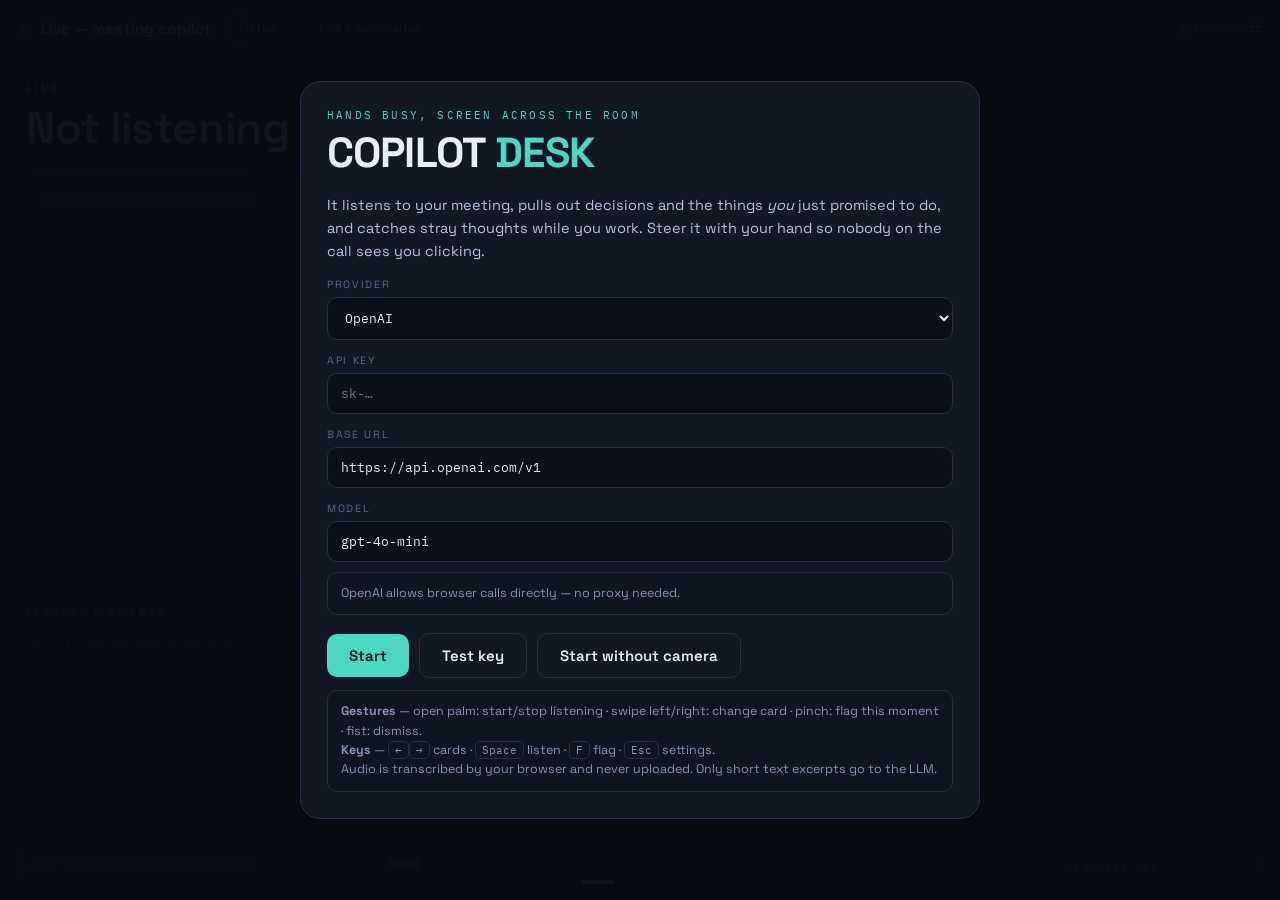
<file: co-pilot/copilot-desk.html>
<!DOCTYPE html>
<html lang="en">
<head>
<meta charset="utf-8" />
<meta name="viewport" content="width=device-width, initial-scale=1, viewport-fit=cover" />
<title>Copilot Desk — listens, decides, remembers</title>
<link href="https://fonts.googleapis.com/css2?family=Space+Grotesk:wght@500;600;700&family=IBM+Plex+Mono:wght@400;500&display=swap" rel="stylesheet">
<style>
:root{
  --bg:#080B12; --panel:#121724; --panel2:#171E30; --line:#242E45;
  --ink:#E9EEF9; --dim:#8593B0; --faint:#5C6784;
  --teal:#4DD6C1; --amber:#F5B942; --coral:#FF6B6B; --violet:#9B8CFF;
  --s:'Space Grotesk',system-ui,sans-serif; --m:'IBM Plex Mono',ui-monospace,monospace;
}
*{box-sizing:border-box}
html,body{margin:0;height:100%;overflow:hidden;background:var(--bg);color:var(--ink);font-family:var(--s)}
body{display:flex;flex-direction:column}

/* ---------- top status strip ---------- */
#bar{flex:0 0 auto;display:flex;align-items:center;gap:14px;padding:12px 18px;border-bottom:1px solid var(--line);
  background:rgba(18,23,36,.7);backdrop-filter:blur(12px)}
.dot{width:9px;height:9px;border-radius:50%;background:#33405C;flex:0 0 auto}
.dot.on{background:var(--teal);box-shadow:0 0 12px var(--teal)}
.dot.rec{background:var(--coral);box-shadow:0 0 12px var(--coral);animation:pulse 1.4s infinite}
@keyframes pulse{50%{opacity:.35}}
#barTitle{font-weight:600;font-size:15px;letter-spacing:.01em}
#barMeta{font-family:var(--m);font-size:11.5px;color:var(--dim);margin-left:auto;text-align:right;line-height:1.5}
#bar button{font-family:var(--s);font-size:12.5px;font-weight:600;border:1px solid var(--line);background:transparent;
  color:var(--dim);border-radius:999px;padding:7px 13px;cursor:pointer}
#bar button:hover{color:var(--ink);border-color:var(--teal)}
#bar button[aria-pressed="true"]{background:var(--teal);color:#06120F;border-color:var(--teal)}

/* ---------- carousel ---------- */
#deck{flex:1 1 auto;position:relative;overflow:hidden}
.card{position:absolute;inset:0;padding:22px 26px 90px;overflow-y:auto;scrollbar-width:thin;
  opacity:0;transform:translateX(40px);pointer-events:none;transition:opacity .22s ease,transform .22s ease}
.card.live{opacity:1;transform:none;pointer-events:auto}
.card h2{font-size:13px;letter-spacing:.18em;text-transform:uppercase;color:var(--teal);margin:0 0 4px}
.card h3{font-size:12px;letter-spacing:.14em;text-transform:uppercase;color:var(--faint);margin:22px 0 10px}
.big{font-size:clamp(28px,4vw,44px);font-weight:600;margin:2px 0 12px;letter-spacing:-.01em}
.grid2{display:grid;grid-template-columns:1.15fr .85fr;gap:22px;height:100%}
@media (max-width:900px){ .grid2{grid-template-columns:1fr} }

.item{background:var(--panel);border:1px solid var(--line);border-left:3px solid var(--faint);
  border-radius:10px;padding:11px 13px;margin-bottom:9px;font-size:14.5px;line-height:1.5}
.item small{display:block;font-family:var(--m);font-size:10.5px;color:var(--faint);margin-top:5px;letter-spacing:.04em}
.item.decision{border-left-color:var(--teal)}
.item.action{border-left-color:var(--amber)}
.item.mine{border-left-color:var(--coral);background:#1D1620}
.item.question{border-left-color:var(--violet)}
.item.flag{border-left-color:#FFF;background:#1B2233}
.empty{color:var(--faint);font-size:13.5px;font-style:italic;padding:6px 0}

#transcript{background:#0C1018;border:1px solid var(--line);border-radius:12px;padding:14px;
  font-size:14px;line-height:1.65;height:min(46vh,420px);overflow-y:auto;color:#B9C6E0}
#transcript .seg{margin-bottom:9px}
#transcript .seg b{color:var(--faint);font-family:var(--m);font-size:10.5px;margin-right:8px}
#transcript .interim{color:var(--faint);font-style:italic}
#nudge{position:fixed;left:50%;transform:translateX(-50%);bottom:96px;max-width:min(720px,92vw);z-index:30;
  background:#20283C;border:1px solid var(--amber);border-left:4px solid var(--amber);border-radius:12px;
  padding:13px 18px;font-size:15px;box-shadow:0 18px 50px rgba(0,0,0,.5);display:none}
#nudge.show{display:block}
#nudge small{display:block;color:var(--faint);font-family:var(--m);font-size:10.5px;margin-top:5px}

/* ---------- gesture HUD ---------- */
#hud{position:fixed;right:16px;bottom:16px;width:210px;background:rgba(18,23,36,.9);backdrop-filter:blur(10px);
  border:1px solid var(--line);border-radius:14px;overflow:hidden;z-index:25}
#hudCam{position:relative;aspect-ratio:4/3;background:#070A11}
#hudCam video,#hudCam canvas{position:absolute;inset:0;width:100%;height:100%;transform:scaleX(-1)}
#hudCam video{object-fit:cover;opacity:.25}
#hudLabel{padding:8px 11px;border-top:1px solid var(--line);font-family:var(--m);font-size:10.5px;
  letter-spacing:.08em;text-transform:uppercase;color:var(--dim)}
#hudLabel b{color:var(--teal)}
#pips{position:fixed;left:0;right:0;bottom:16px;display:flex;gap:8px;justify-content:center;z-index:20}
.pip{width:34px;height:4px;border-radius:2px;background:var(--line);transition:background .2s}
.pip.on{background:var(--teal)}

/* ---------- setup ---------- */
#setup{position:fixed;inset:0;background:rgba(8,11,18,.96);display:grid;place-items:center;padding:20px;z-index:40;overflow:auto}
#setup.hidden{display:none}
.panel{width:min(680px,94vw);background:var(--panel);border:1px solid var(--line);border-radius:20px;padding:26px}
h1{font-size:clamp(28px,5vw,42px);margin:.1em 0 .25em;letter-spacing:-.02em}
h1 em{font-style:normal;color:var(--teal)}
p{color:#B7C3DC;font-size:14.5px;line-height:1.6}
label{display:block;font-size:10.5px;letter-spacing:.16em;text-transform:uppercase;color:var(--faint);margin:14px 0 6px}
input,select{width:100%;background:#0B0F18;border:1px solid var(--line);border-radius:10px;padding:11px 13px;
  color:var(--ink);font-family:var(--m);font-size:13px}
input:focus,select:focus{outline:none;border-color:var(--teal)}
.row{display:flex;gap:10px;flex-wrap:wrap;margin-top:18px;align-items:center}
.btn{font-family:var(--s);font-weight:600;font-size:15px;border:0;border-radius:10px;padding:12px 22px;
  background:var(--teal);color:#06120F;cursor:pointer}
.btn.ghost{background:transparent;color:var(--ink);border:1px solid var(--line)}
.btn:disabled{opacity:.45}
.note{font-size:12.5px;color:var(--dim);background:#0E1420;border:1px solid var(--line);border-radius:10px;
  padding:11px 13px;margin-top:12px;line-height:1.55}
.note.bad{color:#FFC9C9;border-color:rgba(255,107,107,.4);background:rgba(255,107,107,.07);
  font-family:var(--m);white-space:pre-wrap;font-size:12px}
kbd{font-family:var(--m);font-size:11px;border:1px solid var(--line);border-radius:5px;padding:1px 6px;color:var(--dim)}
#say{position:fixed;left:16px;bottom:16px;width:min(420px,50vw);z-index:25;display:flex;gap:8px}
#say input{flex:1}
#say button{border:0;border-radius:10px;padding:0 16px;background:var(--panel2);color:var(--ink);cursor:pointer;font-family:var(--s)}
</style>
</head>
<body>

<div id="bar">
  <span class="dot" id="dotMic"></span>
  <span id="barTitle">Copilot Desk</span>
  <button id="bListen">Listen</button>
  <button id="bEnd">End &amp; summarise</button>
  <span id="barMeta"></span>
</div>

<div id="deck">
  <section class="card live" data-card="live">
    <div class="grid2">
      <div>
        <h2>Live</h2>
        <div class="big" id="liveTitle">Not listening</div>
        <div id="transcript"><div class="empty">Transcript appears here. Open your palm to start listening.</div></div>
        <h3>Flagged moments</h3>
        <div id="flags"><div class="empty">Pinch to flag the last 20 seconds.</div></div>
      </div>
      <div>
        <h3>Decisions</h3><div id="decisions"><div class="empty">Nothing decided yet.</div></div>
        <h3>Action items</h3><div id="actions"><div class="empty">No commitments yet.</div></div>
        <h3>Open questions</h3><div id="questions"><div class="empty">None raised.</div></div>
      </div>
    </div>
  </section>

  <section class="card" data-card="catch">
    <h2>Catch</h2>
    <div class="big" id="catchTitle">Say it, forget it</div>
    <p style="max-width:60ch">Speak a stray thought while you work. It decides whether that was a task, a note, an idea, or a question — and if it's a question, it goes and answers it in the background.</p>
    <h3>Caught today</h3>
    <div id="caught"><div class="empty">Nothing caught yet.</div></div>
  </section>

  <section class="card" data-card="brief">
    <h2>Brief</h2>
    <div class="big" id="clock">--:--</div>
    <div id="briefBody"></div>
    <h3>Session</h3>
    <div id="briefStats"></div>
  </section>
</div>

<div id="pips"></div>
<div id="nudge"></div>

<div id="say">
  <input id="sayInput" placeholder="…or type an utterance and press Enter" autocomplete="off">
  <button id="sayGo">Send</button>
</div>

<div id="hud">
  <div id="hudCam">
    <video id="cam" playsinline muted></video>
    <canvas id="hudDraw"></canvas>
  </div>
  <div id="hudLabel">gestures off</div>
</div>

<div id="setup">
  <div class="panel">
    <div style="font-family:var(--m);font-size:11px;letter-spacing:.2em;text-transform:uppercase;color:var(--teal)">Hands busy, screen across the room</div>
    <h1>COPILOT <em>DESK</em></h1>
    <p>It listens to your meeting, pulls out decisions and the things <em>you</em> just promised to do, and catches stray thoughts while you work. Steer it with your hand so nobody on the call sees you clicking.</p>

    <label for="provider">Provider</label>
    <select id="provider">
      <option value="openai" selected>OpenAI</option>
      <option value="nvidia">NVIDIA</option>
      <option value="custom">Other (Ollama, vLLM, OpenRouter…)</option>
    </select>
    <label for="key">API key</label>
    <input id="key" type="password" placeholder="sk-…" autocomplete="off" spellcheck="false">
    <label for="base">Base URL</label>
    <input id="base" value="https://api.openai.com/v1" spellcheck="false">
    <label for="model">Model</label>
    <input id="model" value="gpt-4o-mini" spellcheck="false">
    <div class="note" id="provHint" style="margin-top:10px"></div>

    <div class="row">
      <button class="btn" id="bGo">Start</button>
      <button class="btn ghost" id="bProxy">Use local proxy</button>
      <button class="btn ghost" id="bTest">Test key</button>
      <button class="btn ghost" id="bNoCam">Start without camera</button>
    </div>
    <div class="note">
      <b>Gestures</b> — open palm: start/stop listening · swipe left/right: change card ·
      pinch: flag this moment · fist: dismiss.<br>
      <b>Keys</b> — <kbd>←</kbd><kbd>→</kbd> cards · <kbd>Space</kbd> listen · <kbd>F</kbd> flag · <kbd>Esc</kbd> settings.<br>
      Audio is transcribed by your browser and never uploaded. Only short text excerpts go to the LLM.
    </div>
    <div class="note bad" id="setupErr" style="display:none"></div>
  </div>
</div>

<script type="module">
/* ==========================================================================
   COPILOT DESK
   Hands = navigation (coarse, reliable). Voice = content (precise).
   Cards are config; the engine owns gestures, speech, memory and the model.
   ========================================================================== */
const TASKS = "https://cdn.jsdelivr.net/npm/@mediapipe/tasks-vision@0.10.14";
const HAND_MODEL = "https://storage.googleapis.com/mediapipe-models/hand_landmarker/hand_landmarker/float16/1/hand_landmarker.task";

const CFG = {
  SWIPE_SPEED: 1.05,        // screen widths per second
  SWIPE_COOLDOWN: 900,
  HOLD_MS: 900,             // palm/fist must be held this long
  PINCH_RATIO: 0.42,
  EXTRACT_EVERY_MS: 40000,  // how often the model re-reads the new transcript
  EXTRACT_MIN_WORDS: 45,    // ...and the minimum new material worth sending
  NUDGE_GAP_MS: 180000,     // never nag more than once every 3 minutes
  FLAG_WINDOW_MS: 20000,
  MAX_SEGMENTS: 400,
};

const $ = id => document.getElementById(id);
const clamp = (v,a,b) => Math.max(a, Math.min(b,v));
const now = () => performance.now();
const fmtClock = d => d.toLocaleTimeString([], { hour:'2-digit', minute:'2-digit' });
const mmss = ms => `${Math.floor(ms/60000)}:${String(Math.floor(ms/1000)%60).padStart(2,'0')}`;

/* ---------- state ---------- */
const S = {
  ready:false, cardIdx:0, cards:['live','catch','brief'],
  key:'', base:'', model:'',
  listening:false, sessionStart:0, segments:[], interim:'',
  lastExtractAt:0, extracting:false, wordsSinceExtract:0,
  decisions:[], actions:[], questions:[], flags:[], caught:[],
  lastNudgeAt:-1e9, gesture:'—', gestureAction:'', camOn:false, hands:0,
  llmCalls:0, llmErrors:0, lastError:null, weather:null
};

/* ---------- storage (survives a reload, degrades to memory) ---------- */
const store = {
  get(k, d){ try { const v = localStorage.getItem('copilot:'+k); return v ? JSON.parse(v) : d; } catch(e){ return d; } },
  set(k, v){ try { localStorage.setItem('copilot:'+k, JSON.stringify(v)); } catch(e){} }
};

/* ==========================================================================
   GESTURES — four of them, each with a dwell or a velocity gate
   ========================================================================== */
const dist = (a,b) => Math.hypot(a.x-b.x, a.y-b.y);

// one hand's landmarks -> a coarse shape, in normalised image space
function classifyHand(lm){
  if (!lm || lm.length < 21) return null;
  const palm = Math.max(dist(lm[0], lm[9]), 1e-4);
  const extended = ([tip,pip]) => dist(lm[0], lm[tip]) > dist(lm[0], lm[pip])*1.12;
  const up = [[8,6],[12,10],[16,14],[20,18]].filter(extended).length;
  const others = [[12,10],[16,14],[20,18]].filter(extended).length;
  const thumbOut = dist(lm[4], lm[17])/palm > dist(lm[3], lm[17])/palm;
  // In a closed fist the thumb also sits beside the index tip, so proximity alone
  // cannot tell pinch from fist. A real pinch keeps the other fingers extended.
  const pinch = dist(lm[4], lm[8])/palm < CFG.PINCH_RATIO && others >= 2;
  return {
    x: 1 - lm[0].x, y: lm[0].y, palm,          // mirrored so it reads like a mirror
    fingers: up, pinch,
    open: up >= 3 && !pinch,
    fist: up === 0 && !thumbOut,
    shape: pinch ? 'pinch' : (up >= 3 ? 'open palm' : up === 0 ? 'fist' : 'partial')
  };
}

// shape stream -> discrete events
const gest = {
  prevX:null, prevT:0, lastSwipe:-1e9, holdShape:null, holdSince:0, holdFired:false, lastPinch:-1e9,
  reset(){ this.prevX = null; this.holdShape = null; this.holdFired = false; },
  update(h, t){
    if (!h){ this.reset(); return null; }
    let ev = null;

    // swipe: open palm travelling fast
    if (this.prevX !== null && h.open){
      const dt = Math.max((t - this.prevT)/1000, 1/120);
      const vx = (h.x - this.prevX)/dt;
      if (Math.abs(vx) > CFG.SWIPE_SPEED && t - this.lastSwipe > CFG.SWIPE_COOLDOWN){
        this.lastSwipe = t; this.holdSince = t; this.holdFired = true;   // a swipe is not a hold
        ev = vx > 0 ? 'next' : 'prev';
      }
    }
    this.prevX = h.x; this.prevT = t;

    // holds: palm = listen toggle, fist = dismiss
    if (h.shape !== this.holdShape){ this.holdShape = h.shape; this.holdSince = t; this.holdFired = false; }
    else if (!this.holdFired && t - this.holdSince > CFG.HOLD_MS){
      if (h.shape === 'open palm' && t - this.lastSwipe > CFG.SWIPE_COOLDOWN){ this.holdFired = true; ev = ev || 'wake'; }
      if (h.shape === 'fist'){ this.holdFired = true; ev = ev || 'dismiss'; }
    }

    // pinch: a quick tap, not a hold
    if (h.pinch && t - this.lastPinch > 1200){ this.lastPinch = t; ev = ev || 'capture'; }
    return ev;
  }
};

/* ---------- hand tracker ---------- */
const video = $('cam'), hudCv = $('hudDraw'), hudCtx = hudCv.getContext('2d');
let tracker = null, busy = false, lastTs = -1, lastVid = -1;

async function startCamera(){
  const stream = await navigator.mediaDevices.getUserMedia({ video:{ width:{ideal:640}, height:{ideal:480}, facingMode:'user' } });
  video.srcObject = stream; await video.play();
  const mod = await import(TASKS);
  const fs = await mod.FilesetResolver.forVisionTasks(TASKS + "/wasm");
  const opts = d => ({ baseOptions:{ modelAssetPath:HAND_MODEL, delegate:d }, runningMode:'VIDEO', numHands:1 });
  try { tracker = await mod.HandLandmarker.createFromOptions(fs, opts('GPU')); }
  catch(e){ tracker = await mod.HandLandmarker.createFromOptions(fs, opts('CPU')); }
  S.camOn = true;
}

const HAND_EDGES = [[0,1],[1,2],[2,3],[3,4],[0,5],[5,6],[6,7],[7,8],[5,9],[9,10],[10,11],[11,12],
                    [9,13],[13,14],[14,15],[15,16],[13,17],[17,18],[18,19],[19,20],[0,17]];
function drawHand(lm){
  hudCv.width = hudCv.clientWidth; hudCv.height = hudCv.clientHeight;
  if (!lm) return;
  const P = i => [lm[i].x*hudCv.width, lm[i].y*hudCv.height];
  hudCtx.strokeStyle = 'rgba(77,214,193,.9)'; hudCtx.lineWidth = 2;
  hudCtx.beginPath();
  for (const [a,b] of HAND_EDGES){ hudCtx.moveTo(...P(a)); hudCtx.lineTo(...P(b)); }
  hudCtx.stroke();
  hudCtx.fillStyle = '#F5B942';
  for (const i of [4,8]){ const [x,y] = P(i); hudCtx.beginPath(); hudCtx.arc(x,y,3.5,0,7); hudCtx.fill(); }
}

function pollHands(){
  if (!tracker || busy || !video.videoWidth || video.currentTime === lastVid) return;
  lastVid = video.currentTime; busy = true;
  try {
    const ts = Math.max(lastTs+1, now()); lastTs = ts;
    const res = tracker.detectForVideo(video, ts);
    const lm = res?.landmarks?.[0];
    S.hands = lm ? 1 : 0;
    drawHand(lm);
    const h = classifyHand(lm);
    S.gesture = h ? h.shape : '—';
    const ev = gest.update(h, ts);
    if (ev) handleGesture(ev);
  } catch(e){ console.error('[hands]', e); }
  finally { busy = false; }
}
setInterval(pollHands, 40);

/* ==========================================================================
   LLM CLIENT (OpenAI-compatible, streaming off — we want whole JSON)
   ========================================================================== */
class LLMError extends Error { constructor(m,k){ super(m); this.kind = k; } }

/* Providers speak the same dialect with different accents. */
const PROVIDERS = {
  openai: { label:'OpenAI', base:'https://api.openai.com/v1', model:'gpt-4o-mini',
            jsonMode:true, thinkingFlag:false, cors:true,
            hint:'OpenAI allows browser calls directly — no proxy needed.' },
  nvidia: { label:'NVIDIA', base:'https://integrate.api.nvidia.com/v1', model:'nvidia/nemotron-3-ultra-550b-a55b',
            jsonMode:false, thinkingFlag:true, cors:false,
            hint:'NVIDIA sends no CORS headers — run proxy.py and switch the Base URL.' },
  custom: { label:'Other (OpenAI-compatible)', base:'http://localhost:11434/v1', model:'llama3.1',
            jsonMode:false, thinkingFlag:false, cors:true,
            hint:'Anything OpenAI-compatible: Ollama, vLLM, LM Studio, OpenRouter, Together.' }
};
// learned at runtime from 400s, so an unfamiliar model heals itself after one call
S.provider = 'openai';
S.quirks = { tokenKey:'max_tokens', sendTemp:true, sendThinking:null, sendJson:null };

function buildBody({ messages, maxTokens, temperature, json }){
  const P = PROVIDERS[S.provider] || PROVIDERS.custom;
  const b = { model:S.model, messages, stream:false, top_p:0.9 };
  b[S.quirks.tokenKey] = maxTokens;
  if (S.quirks.sendTemp) b.temperature = temperature;
  const thinking = S.quirks.sendThinking ?? P.thinkingFlag;
  if (thinking) b.chat_template_kwargs = { enable_thinking:false };
  const wantJson = S.quirks.sendJson ?? P.jsonMode;
  if (json && wantJson) b.response_format = { type:'json_object' };
  return b;
}

// read a 400 and work out which argument the server hated
function healQuirk(msg){
  const m = (msg || '').toLowerCase();
  if (/max_tokens/.test(m) && /max_completion_tokens|not supported|unsupported/.test(m)){
    S.quirks.tokenKey = 'max_completion_tokens'; return 'max_tokens -> max_completion_tokens';
  }
  if (/temperature/.test(m) && /unsupported|not support|does not support|only the default/.test(m)){
    S.quirks.sendTemp = false; return 'dropped temperature';
  }
  if (/chat_template_kwargs/.test(m)){ S.quirks.sendThinking = false; return 'dropped chat_template_kwargs'; }
  if (/response_format/.test(m)){ S.quirks.sendJson = false; return 'dropped response_format'; }
  return null;
}

async function llm({ messages, maxTokens = 700, temperature = 0.3, json = false, _retry = 0 }){
  if (!S.key) throw new LLMError('No API key set.', 'key');
  S.llmCalls++;
  let res;
  try {
    res = await fetch(S.base.replace(/\/+$/,'') + '/chat/completions', {
      method:'POST',
      headers:{ 'Content-Type':'application/json', 'Authorization':'Bearer ' + S.key },
      body: JSON.stringify(buildBody({ messages, maxTokens, temperature, json }))
    });
  } catch(e){
    S.llmErrors++;
    const P = PROVIDERS[S.provider] || PROVIDERS.custom;
    throw new LLMError('Could not reach ' + S.base + '.\n' +
      (P.cors ? 'Check the URL and your connection.'
              : 'This is CORS — run proxy.py and switch the Base URL to http://localhost:8787/v1'), 'network');
  }
  if (!res.ok){
    const body = await res.text().catch(()=> '');
    if (res.status === 400 && _retry < 3){
      const fixed = healQuirk(body);
      if (fixed){ console.info('[llm] adapting request:', fixed); return llm({ messages, maxTokens, temperature, json, _retry:_retry+1 }); }
    }
    S.llmErrors++;
    throw new LLMError(`HTTP ${res.status}\n${body.slice(0,300)}`,
                       res.status === 401 || res.status === 403 ? 'key' : res.status === 404 ? 'model' : 'http');
  }
  const j = await res.json();
  return (j.choices?.[0]?.message?.content || '').trim();
}

// models wrap JSON in prose and fences; dig it out rather than trusting them
function looseJSON(text){
  if (!text) return null;
  let t = text.replace(/```(?:json)?/gi, '').trim();
  const first = Math.min(...['{','['].map(c => { const i = t.indexOf(c); return i < 0 ? Infinity : i; }));
  if (!isFinite(first)) return null;
  const open = t[first], close = open === '{' ? '}' : ']';
  let depth = 0, end = -1, inStr = false, esc = false;
  for (let i = first; i < t.length; i++){
    const c = t[i];
    if (inStr){ if (esc) esc = false; else if (c === '\\') esc = true; else if (c === '"') inStr = false; continue; }
    if (c === '"') inStr = true;
    else if (c === open) depth++;
    else if (c === close){ depth--; if (!depth){ end = i; break; } }
  }
  if (end < 0) return null;
  try { return JSON.parse(t.slice(first, end+1)); } catch(e){ return null; }
}

/* ==========================================================================
   SPEECH — the browser's own recogniser, nothing uploaded
   ========================================================================== */
const SR = window.SpeechRecognition || window.webkitSpeechRecognition;
let rec = null, wantListening = false;

function initSpeech(){
  if (!SR) return false;
  rec = new SR();
  rec.continuous = true; rec.interimResults = true; rec.lang = 'en-US';
  rec.onresult = e => {
    let interim = '';
    for (let i = e.resultIndex; i < e.results.length; i++){
      const r = e.results[i];
      if (r.isFinal) addSegment(r[0].transcript.trim());
      else interim += r[0].transcript;
    }
    S.interim = interim;
    renderTranscript();
  };
  rec.onerror = e => {
    console.warn('[speech]', e.error);
    if (e.error === 'not-allowed'){ wantListening = false; setListening(false); S.lastError = 'Microphone permission denied.'; }
  };
  rec.onend = () => { if (wantListening){ try { rec.start(); } catch(e){} } };   // Chrome stops on its own
  return true;
}

function addSegment(text){
  if (!text) return;
  const seg = { t: now(), at: S.sessionStart ? now() - S.sessionStart : 0, text };
  S.segments.push(seg);
  if (S.segments.length > CFG.MAX_SEGMENTS) S.segments.shift();
  S.wordsSinceExtract += text.split(/\s+/).length;
  renderTranscript();
  if (S.cardIdx === 1) catchThought(text);        // on the Catch card, every utterance is a capture
  return seg;
}

function setListening(on){
  S.listening = on;
  if (on && !S.sessionStart) S.sessionStart = now();
  wantListening = on;
  try { on ? rec?.start() : rec?.stop(); } catch(e){}
  $('dotMic').className = 'dot' + (on ? ' rec' : '');
  $('bListen').setAttribute('aria-pressed', String(on));
  $('bListen').textContent = on ? 'Listening' : 'Listen';
  $('liveTitle').textContent = on ? 'Listening…' : (S.segments.length ? 'Paused' : 'Not listening');
}

/* ==========================================================================
   EXTRACTION — the part that makes it a copilot and not a dictaphone
   ========================================================================== */
const EXTRACT_SYSTEM =
`You are a meeting copilot. You will be given a rolling transcript excerpt from one participant's microphone. It is noisy, partial, and may mis-hear words.
Pull out only what is genuinely there. Reply with JSON only, no prose:
{"decisions":["..."],"actions":[{"who":"me|them|<name>","text":"..."}],"questions":["..."]}
Rules:
- A decision is something settled, not something discussed. If nothing was settled, return [].
- An action is a commitment to do something. Use "me" when the speaker committed themselves ("I'll", "I can take that", "leave it with me").
- A question is something raised and left unanswered.
- Be terse: each entry under 14 words, in the speaker's own terms.
- Never invent. Empty arrays are the correct answer most of the time.`;

const normText = s => (s||'').toLowerCase().replace(/[^a-z0-9 ]/g,'').replace(/\s+/g,' ').trim();
function similar(a, b){
  const A = new Set(normText(a).split(' ').filter(w => w.length > 3));
  const B = new Set(normText(b).split(' ').filter(w => w.length > 3));
  if (!A.size || !B.size) return normText(a) === normText(b) ? 1 : 0;
  let hit = 0; for (const w of A) if (B.has(w)) hit++;
  return hit / Math.min(A.size, B.size);
}
function mergeItems(list, incoming, make){
  let added = [];
  for (const raw of incoming || []){
    const item = make(raw);
    if (!item || !item.text || item.text.length < 3) continue;
    if (list.some(x => similar(x.text, item.text) > 0.6)) continue;    // already have it
    list.push(item); added.push(item);
  }
  return added;
}

function recentTranscript(ms = 180000){
  const cutoff = now() - ms;
  return S.segments.filter(s => s.t >= cutoff).map(s => s.text).join(' ');
}

async function extract(force = false){
  if (S.extracting || !S.key) return;
  if (!force && S.wordsSinceExtract < CFG.EXTRACT_MIN_WORDS) return;
  const text = recentTranscript();
  if (text.split(/\s+/).length < 12) return;
  S.extracting = true; S.lastExtractAt = now(); S.wordsSinceExtract = 0;
  try {
    const out = await llm({ maxTokens: 600, json: true, messages: [
      { role:'system', content: EXTRACT_SYSTEM },
      { role:'user', content: `Transcript excerpt:\n"""${text}"""\n\nAlready captured, do not repeat:\n` +
        `decisions: ${S.decisions.map(d=>d.text).join(' | ') || '(none)'}\n` +
        `actions: ${S.actions.map(a=>a.text).join(' | ') || '(none)'}\n` +
        `questions: ${S.questions.map(q=>q.text).join(' | ') || '(none)'}` }
    ]});
    const j = looseJSON(out);
    if (!j) return;
    const at = S.sessionStart ? now() - S.sessionStart : 0;
    mergeItems(S.decisions, j.decisions, t => typeof t === 'string' ? { text:t, at } : null);
    const mine = mergeItems(S.actions, j.actions, a => {
      const text = typeof a === 'string' ? a : a?.text;
      const who = typeof a === 'object' ? (a.who || 'them') : 'them';
      return text ? { text, who: /^(me|i|myself)$/i.test(who) ? 'me' : who, at } : null;
    }).filter(a => a.who === 'me');
    mergeItems(S.questions, j.questions, t => typeof t === 'string' ? { text:t, at } : null);
    renderLive();
    if (mine.length) nudge(`You just took this on: ${mine[0].text}`, 'action');
    checkStallNudge();
  } catch(e){
    S.lastError = e.message;
    if (e.kind === 'key' || e.kind === 'network') showSetupError(e.message);
    console.error('[extract]', e);
  } finally { S.extracting = false; }
}

function checkStallNudge(){
  if (!S.sessionStart) return;
  const mins = (now() - S.sessionStart)/60000;
  if (mins > 22 && !S.decisions.length) nudge(`${Math.round(mins)} minutes in and nothing has been decided yet.`, 'stall');
}

let nudgeTimer = null;
function nudge(text, kind = 'info', force = false){
  if (!force && now() - S.lastNudgeAt < CFG.NUDGE_GAP_MS) return;   // restraint is the feature
  S.lastNudgeAt = now();
  const el = $('nudge');
  el.innerHTML = `${text}<small>${kind} · fist or Esc to dismiss</small>`;
  el.classList.add('show');
  clearTimeout(nudgeTimer);
  nudgeTimer = setTimeout(() => el.classList.remove('show'), 14000);
}
const dismissNudge = () => $('nudge').classList.remove('show');

/* ---------- flag the last N seconds ---------- */
function flagMoment(){
  const cutoff = now() - CFG.FLAG_WINDOW_MS;
  const text = S.segments.filter(s => s.t >= cutoff).map(s => s.text).join(' ').slice(-260);
  S.flags.push({ at: S.sessionStart ? now() - S.sessionStart : 0, text: text || '(nothing said in the last 20s)' });
  renderLive();
  nudge('Flagged.', 'flag', true);
}

/* ==========================================================================
   CATCH — routes a stray thought, and answers it if it was a question
   ========================================================================== */
const CATCH_SYSTEM =
`You sort stray spoken thoughts. Reply with JSON only:
{"kind":"task|note|idea|question","title":"under 8 words","text":"cleaned up version of what they said"}
"task" = something to do. "question" = something they want to know. "idea" = a possibility worth keeping. "note" = a fact to remember.`;

async function catchThought(text){
  if (!text || text.split(/\s+/).length < 2) return;
  const item = { id: Math.random().toString(36).slice(2), kind:'note', title: text.slice(0,60), text,
                 at: Date.now(), answer:null, pending: !!S.key };
  S.caught.unshift(item);
  renderCatch();
  if (!S.key) return;
  try {
    const out = await llm({ maxTokens: 220, temperature: 0.2, json: true, messages:[
      { role:'system', content: CATCH_SYSTEM }, { role:'user', content: text } ]});
    const j = looseJSON(out) || {};
    item.kind = ['task','note','idea','question'].includes(j.kind) ? j.kind : 'note';
    item.title = (j.title || item.title).slice(0, 80);
    item.text = j.text || item.text;
    item.pending = item.kind === 'question';
    renderCatch();
    if (item.kind === 'question') item.job = answerInBackground(item);
    else { item.pending = false; persistCaught(); renderCatch(); }
  } catch(e){
    item.pending = false; S.lastError = e.message; renderCatch();
  }
}

async function answerInBackground(item){
  try {
    const out = await llm({ maxTokens: 500, temperature: 0.4, messages:[
      { role:'system', content:'Answer briefly and concretely in under 90 words. If the answer depends on current data you cannot see, say so in one line and give the best general answer.' },
      { role:'user', content: item.text } ]});
    item.answer = out; item.pending = false;
    persistCaught(); renderCatch();
    nudge(`Answer ready: ${item.title}`, 'research');
  } catch(e){ item.pending = false; item.answer = 'Could not answer: ' + e.message; renderCatch(); }
}
function persistCaught(){ store.set('caught', S.caught.slice(0, 80)); }

/* ==========================================================================
   WEATHER — a real API, no key, for the glance card
   ========================================================================== */
const WX = { 0:'clear', 1:'mostly clear', 2:'partly cloudy', 3:'overcast', 45:'fog', 48:'freezing fog',
  51:'light drizzle', 53:'drizzle', 55:'heavy drizzle', 61:'light rain', 63:'rain', 65:'heavy rain',
  71:'light snow', 73:'snow', 75:'heavy snow', 80:'showers', 81:'showers', 82:'violent showers',
  95:'thunderstorm', 96:'thunderstorm with hail', 99:'thunderstorm with hail' };

function parseWeather(j){
  const c = j?.current;
  if (!c) return null;
  return { temp: Math.round(c.temperature_2m), code: c.weather_code,
           text: WX[c.weather_code] ?? 'unknown', wind: Math.round(c.wind_speed_10m) };
}
async function loadWeather(){
  try {
    const pos = await new Promise((res, rej) =>
      navigator.geolocation.getCurrentPosition(res, rej, { timeout:8000, maximumAge:900000 }));
    const { latitude:lat, longitude:lon } = pos.coords;
    const r = await fetch(`https://api.open-meteo.com/v1/forecast?latitude=${lat.toFixed(3)}&longitude=${lon.toFixed(3)}&current=temperature_2m,weather_code,wind_speed_10m`);
    S.weather = parseWeather(await r.json());
  } catch(e){ S.weather = null; console.info('[weather] unavailable', e.message); }
  renderBrief();
}

/* ==========================================================================
   RENDERING
   ========================================================================== */
const esc = s => (s||'').replace(/[&<>]/g, c => ({'&':'&amp;','<':'&lt;','>':'&gt;'}[c]));
function fill(el, items, render, emptyMsg){
  el.innerHTML = items.length ? items.map(render).join('') : `<div class="empty">${emptyMsg}</div>`;
}

function renderTranscript(){
  const el = $('transcript');
  if (!S.segments.length && !S.interim){
    el.innerHTML = '<div class="empty">Transcript appears here. Open your palm to start listening.</div>';
    return;
  }
  const recent = S.segments.slice(-60);
  el.innerHTML = recent.map(s => `<div class="seg"><b>${mmss(s.at)}</b>${esc(s.text)}</div>`).join('')
    + (S.interim ? `<div class="seg interim">${esc(S.interim)}</div>` : '');
  el.scrollTop = 1e9;
}

function renderLive(){
  fill($('decisions'), S.decisions,
    d => `<div class="item decision">${esc(d.text)}<small>${mmss(d.at)}</small></div>`, 'Nothing decided yet.');
  fill($('actions'), S.actions,
    a => `<div class="item action ${a.who === 'me' ? 'mine' : ''}">${esc(a.text)}<small>${a.who === 'me' ? 'YOU' : esc(a.who).toUpperCase()} · ${mmss(a.at)}</small></div>`,
    'No commitments yet.');
  fill($('questions'), S.questions,
    q => `<div class="item question">${esc(q.text)}<small>${mmss(q.at)}</small></div>`, 'None raised.');
  fill($('flags'), S.flags.slice(-4).reverse(),
    f => `<div class="item flag">${esc(f.text)}<small>flagged at ${mmss(f.at)}</small></div>`,
    'Pinch to flag the last 20 seconds.');
}

const KIND_ICON = { task:'✓', note:'▪', idea:'✦', question:'?' };
function renderCatch(){
  fill($('caught'), S.caught.slice(0, 30), c => `
    <div class="item ${c.kind === 'question' ? 'question' : c.kind === 'task' ? 'action' : ''}">
      <b>${KIND_ICON[c.kind] || '▪'} ${esc(c.title)}</b>
      ${c.answer ? `<div style="color:#B7C3DC;margin-top:7px;font-size:13.5px">${esc(c.answer)}</div>` : ''}
      <small>${c.kind.toUpperCase()}${c.pending ? ' · thinking…' : ''} · ${new Date(c.at).toLocaleTimeString([], {hour:'2-digit',minute:'2-digit'})}</small>
    </div>`, 'Nothing caught yet.');
}

function renderBrief(){
  $('clock').textContent = fmtClock(new Date());
  const w = S.weather;
  $('briefBody').innerHTML = `
    <div class="item">${w ? `${w.temp}°C, ${esc(w.text)} · wind ${w.wind} km/h` : 'Weather unavailable (location off, or offline).'}
      <small>${new Date().toLocaleDateString([], { weekday:'long', day:'numeric', month:'long' })}</small></div>`;
  const mine = S.actions.filter(a => a.who === 'me').length;
  $('briefStats').innerHTML = `
    <div class="item">${S.sessionStart ? mmss(now() - S.sessionStart) : '0:00'} listening · ${S.segments.length} segments
      <small>session</small></div>
    <div class="item">${S.decisions.length} decisions · ${S.actions.length} actions (${mine} yours) · ${S.questions.length} questions
      <small>extracted</small></div>
    <div class="item">${S.caught.length} caught · ${S.llmCalls} model calls${S.llmErrors ? ` · ${S.llmErrors} failed` : ''}
      <small>today</small></div>`;
}

function renderBar(){
  const parts = [];
  if (S.sessionStart) parts.push(mmss(now() - S.sessionStart));
  parts.push(S.camOn ? `hand: ${S.gesture}` : 'gestures off');
  if (S.lastError) parts.push('⚠ ' + S.lastError.slice(0, 40));
  $('barMeta').innerHTML = esc(parts.join(' · '));
  $('hudLabel').innerHTML = S.camOn
    ? `<b>${esc(S.gesture)}</b> · ${esc(S.gestureAction || cardHint())}`
    : 'gestures off';
}
const cardHint = () => ['palm: listen · pinch: flag', 'palm: listen · speak to catch', 'swipe to browse'][S.cardIdx];

function setCard(i){
  S.cardIdx = (i + S.cards.length) % S.cards.length;
  document.querySelectorAll('.card').forEach((el, n) => el.classList.toggle('live', n === S.cardIdx));
  [...$('pips').children].forEach((p, n) => p.classList.toggle('on', n === S.cardIdx));
  $('barTitle').textContent = ['Live — meeting copilot', 'Catch — stray thoughts', 'Brief'][S.cardIdx];
}
$('pips').innerHTML = S.cards.map((_,i) => `<div class="pip${i?'':' on'}"></div>`).join('');

/* ---------- gesture -> action ---------- */
function handleGesture(ev){
  S.gestureAction = ev;
  setTimeout(() => { S.gestureAction = ''; }, 1200);
  if (ev === 'next') setCard(S.cardIdx + 1);
  else if (ev === 'prev') setCard(S.cardIdx - 1);
  else if (ev === 'wake') setListening(!S.listening);
  else if (ev === 'dismiss') dismissNudge();
  else if (ev === 'capture'){
    if (S.cardIdx === 0) flagMoment();
    else if (S.cardIdx === 1 && S.segments.length) catchThought(S.segments[S.segments.length-1].text);
  }
}

/* ---------- end of session: summary + markdown export ---------- */
async function endSession(){
  setListening(false);
  await extract(true);
  let summary = '';
  if (S.key && S.segments.length){
    try {
      summary = await llm({ maxTokens: 500, temperature: 0.3, messages:[
        { role:'system', content:'Summarise this meeting in 4 bullet points, then one line starting "You owe:" listing what the speaker committed to. Plain text, no markdown headers.' },
        { role:'user', content: recentTranscript(6*3600*1000).slice(-6000) } ]});
    } catch(e){ summary = 'Summary unavailable: ' + e.message; }
  }
  const md = [
    `# Session ${new Date().toLocaleString()}`,
    summary ? `\n${summary}\n` : '',
    `## Decisions\n${S.decisions.map(d => `- ${d.text} (${mmss(d.at)})`).join('\n') || '- none'}`,
    `\n## Action items\n${S.actions.map(a => `- [${a.who === 'me' ? 'YOU' : a.who}] ${a.text} (${mmss(a.at)})`).join('\n') || '- none'}`,
    `\n## Open questions\n${S.questions.map(q => `- ${q.text}`).join('\n') || '- none'}`,
    `\n## Flagged moments\n${S.flags.map(f => `- ${mmss(f.at)} — ${f.text}`).join('\n') || '- none'}`,
    `\n## Transcript\n${S.segments.map(s => `${mmss(s.at)} ${s.text}`).join('\n')}`
  ].join('\n');
  try {
    const a = document.createElement('a');
    a.href = URL.createObjectURL(new Blob([md], { type:'text/markdown' }));
    a.download = `session-${new Date().toISOString().slice(0,16).replace(/[:T]/g,'-')}.md`;
    a.click();
  } catch(e){ console.warn('[export]', e); }
  if (summary) nudge(summary.split('\n').find(l => /you owe/i.test(l)) || 'Session saved.', 'summary', true);
  store.set('lastSession', { at: Date.now(), decisions:S.decisions, actions:S.actions, questions:S.questions });
}

/* ==========================================================================
   WIRING
   ========================================================================== */
function showSetupError(msg){
  const el = $('setupErr');
  el.style.display = msg ? 'block' : 'none';
  el.textContent = msg || '';
}
function readSetup(){
  S.provider = $('provider').value;
  S.key = $('key').value.trim(); S.base = $('base').value.trim(); S.model = $('model').value.trim();
  S.quirks = { tokenKey:'max_tokens', sendTemp:true, sendThinking:null, sendJson:null };   // relearn per provider
  store.set('cfg', { provider:S.provider, base:S.base, model:S.model });
}

function applyProvider(id, { keepFields = false } = {}){
  const P = PROVIDERS[id] || PROVIDERS.custom;
  S.provider = id;
  if (!keepFields){ $('base').value = P.base; $('model').value = P.model; }
  $('key').placeholder = id === 'openai' ? 'sk-…' : id === 'nvidia' ? 'nvapi-…' : 'key (or anything, for a local server)';
  $('provHint').textContent = P.hint;
  $('bProxy').style.display = P.cors ? 'none' : '';
  return P;
}
$('provider').addEventListener('change', e => { applyProvider(e.target.value); showSetupError(''); });

$('bProxy').addEventListener('click', () => {
  const local = 'http://localhost:8787/v1';
  const on = $('base').value.trim() === local;
  $('base').value = on ? (PROVIDERS[S.provider] || PROVIDERS.nvidia).base : local;
  $('bProxy').textContent = on ? 'Use local proxy' : 'Using proxy ✓';
  showSetupError(on ? '' : 'Now run  python3 proxy.py  in a second terminal, then press Test key.');
});
$('bTest').addEventListener('click', async () => {
  readSetup(); showSetupError(''); $('bTest').disabled = true; $('bTest').textContent = 'Testing…';
  try {
    const out = await llm({ maxTokens: 20, temperature: 0, messages:[{ role:'user', content:'Reply with exactly: READY' }] });
    $('bTest').textContent = /ready/i.test(out) ? '✓ Key works' : '✓ ' + out.slice(0,24);
  } catch(e){ showSetupError(e.message); $('bTest').textContent = 'Test key'; }
  finally { $('bTest').disabled = false; }
});

async function boot(withCam){
  readSetup(); showSetupError('');
  $('bGo').disabled = true; $('bGo').textContent = 'Starting…';
  try {
    if (withCam) await startCamera();
    const speechOK = initSpeech();
    $('setup').classList.add('hidden');
    S.ready = true;
    if (!speechOK) nudge('This browser has no speech recognition — use Chrome, or type utterances in the box at the bottom left.', 'setup', true);
    loadWeather();
    S.caught = store.get('caught', []); renderCatch();
    renderLive(); renderBrief(); renderTranscript();
  } catch(e){
    showSetupError(e.name === 'NotAllowedError' ? 'Camera permission refused — you can start without the camera.' : (e.message || String(e)));
  } finally { $('bGo').disabled = false; $('bGo').textContent = 'Start'; }
}
$('bGo').addEventListener('click', () => boot(true));
$('bNoCam').addEventListener('click', () => boot(false));
$('bListen').addEventListener('click', () => setListening(!S.listening));
$('bEnd').addEventListener('click', endSession);

$('sayGo').addEventListener('click', sendTyped);
$('sayInput').addEventListener('keydown', e => { if (e.key === 'Enter') sendTyped(); });
function sendTyped(){
  const v = $('sayInput').value.trim(); if (!v) return;
  $('sayInput').value = '';
  if (!S.sessionStart) S.sessionStart = now();
  addSegment(v);
}

addEventListener('keydown', e => {
  if (e.target.tagName === 'INPUT') return;
  if (e.key === 'ArrowRight') setCard(S.cardIdx+1);
  if (e.key === 'ArrowLeft') setCard(S.cardIdx-1);
  if (e.key === ' '){ e.preventDefault(); setListening(!S.listening); }
  if (e.key === 'f') flagMoment();
  if (e.key === 'Escape'){ dismissNudge(); if (!S.listening) $('setup').classList.toggle('hidden'); }
});

/* ---------- heartbeat ---------- */
setInterval(() => {
  renderBar();
  if (S.cardIdx === 2) renderBrief();
  if (S.listening && now() - S.lastExtractAt > CFG.EXTRACT_EVERY_MS) extract();
}, 1000);

const saved = store.get('cfg', null);
if (saved?.provider && PROVIDERS[saved.provider]) $('provider').value = saved.provider;
applyProvider($('provider').value);
if (saved){ $('base').value = saved.base || $('base').value; $('model').value = saved.model || $('model').value; }
setCard(0); renderBar();
console.info('[copilot desk] ready');
</script>
</body>
</html>
</file>
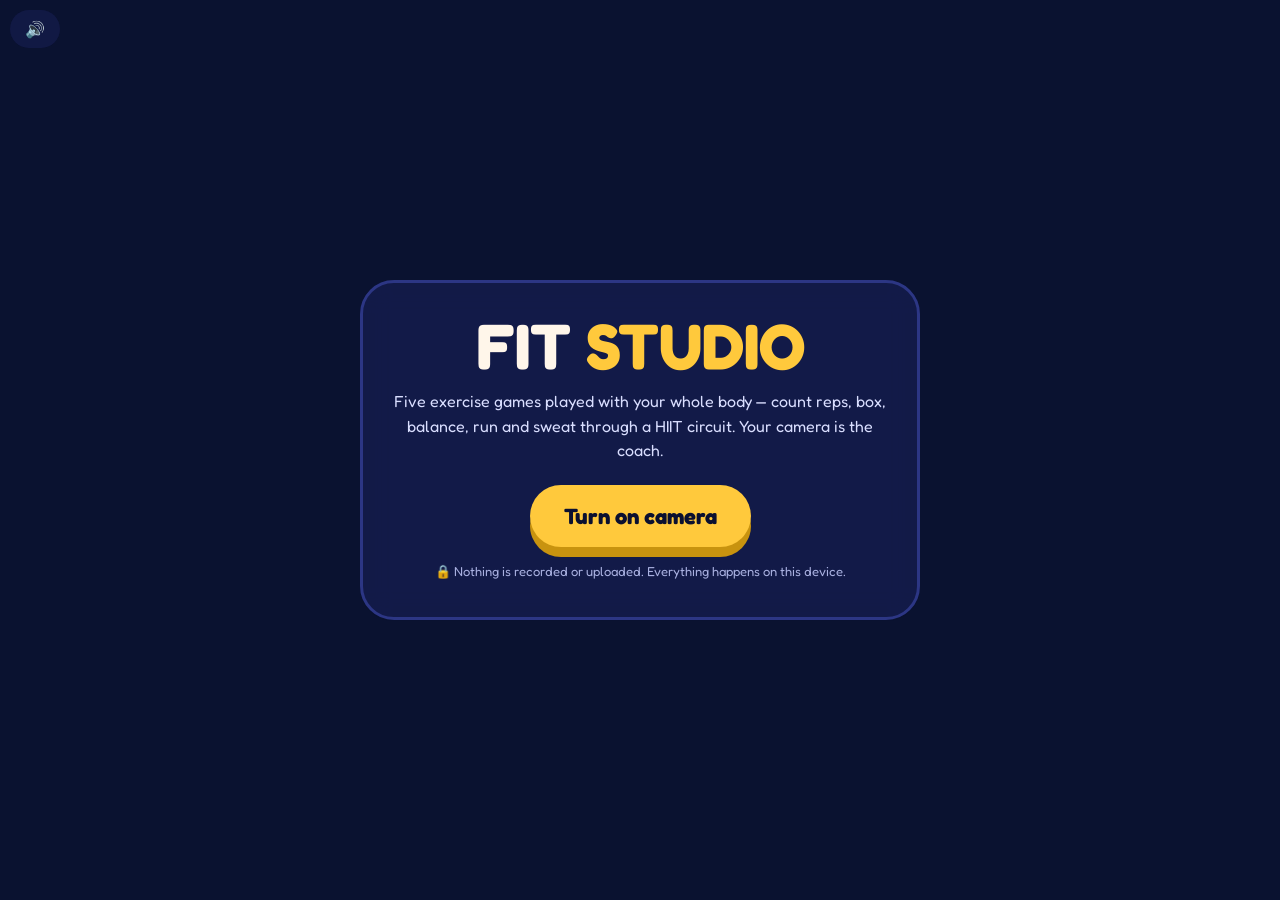
<file: fit-studio/fit-studio.html>
<!DOCTYPE html>
<html lang="en">
<head>
<meta charset="utf-8" />
<meta name="viewport" content="width=device-width, initial-scale=1, viewport-fit=cover" />
<title>Fit Studio — five exercise games, one camera</title>
<link href="https://fonts.googleapis.com/css2?family=Fredoka:wght@500;600;700&display=swap" rel="stylesheet">
<style>
:root{
  --sky:#0A1230; --deep:#141B4A; --ink:#FFF6EA; --dim:#A8B0E0;
  --sun:#FFC93C; --pink:#FF63A5; --mint:#63FFC9;
  --f:'Fredoka',system-ui,-apple-system,sans-serif;
}
*{box-sizing:border-box;-webkit-tap-highlight-color:transparent}
html,body{margin:0;height:100%;overflow:hidden;background:var(--sky);color:var(--ink);
  font-family:var(--f);user-select:none}
canvas#stage{position:fixed;inset:0;width:100%;height:100%;display:block}
video#cam{position:fixed;top:0;left:0;width:2px;height:2px;opacity:0;pointer-events:none}

#top{position:fixed;top:calc(10px + env(safe-area-inset-top));left:10px;right:10px;display:flex;gap:8px;
  justify-content:space-between;z-index:12;pointer-events:none}
#top button{font-family:var(--f);font-weight:600;font-size:16px;border:0;border-radius:999px;padding:9px 15px;
  background:rgba(20,27,74,.82);color:var(--ink);cursor:pointer;backdrop-filter:blur(8px);pointer-events:auto}
#top .hidden{display:none}

.overlay{position:fixed;inset:0;display:grid;place-items:center;z-index:14;padding:18px;
  background:rgba(10,18,48,.55);overflow-y:auto}
.overlay.hidden{display:none}
.overlay .wrap{width:min(760px,96vw);text-align:center;margin:auto}
.overlay h1{font-size:clamp(30px,6.5vw,50px);margin:.2em 0 .5em}
.overlay h1 em{font-style:normal;color:var(--sun)}
.tiles{display:grid;grid-template-columns:repeat(3,1fr);gap:12px}
.tile{border:3px solid #2C3684;border-radius:26px;background:rgba(20,27,74,.94);color:var(--ink);
  font-family:var(--f);font-weight:600;font-size:15px;padding:16px 8px 12px;cursor:pointer;
  display:grid;gap:5px;place-items:center;transition:transform .12s ease}
.tile .e{font-size:42px;line-height:1}
.tile small{font-weight:500;font-size:11.5px;color:var(--dim);line-height:1.3}
.tile:hover{transform:translateY(-4px);border-color:var(--sun)}
.tile:active{transform:scale(.95)}
@media (max-width:600px){ .tiles{grid-template-columns:repeat(2,1fr)} .tile .e{font-size:34px} }

#screens,#over{position:fixed;inset:0;display:grid;place-items:center;padding:18px;z-index:20}
#screens.hidden,#over.hidden{display:none}
#over{z-index:22}
.card{width:min(560px,94vw);background:rgba(20,27,74,.94);border:3px solid #2C3684;border-radius:34px;
  padding:28px;text-align:center;backdrop-filter:blur(14px)}
.card.hidden{display:none}
h1{font-size:clamp(38px,9vw,64px);line-height:.92;margin:.1em 0 .2em}
h1 em{font-style:normal;color:var(--sun)}
p{color:#D9DEFF;font-size:16px;line-height:1.55;margin:8px 0;white-space:pre-line}
.big{font-size:22px;padding:18px 34px;border:0;border-radius:999px;background:var(--sun);color:#0B1030;
  font-family:var(--f);font-weight:700;cursor:pointer;margin-top:14px;box-shadow:0 10px 0 #C8930F}
.big:active{transform:translateY(5px);box-shadow:0 5px 0 #C8930F}
.alt{background:transparent;color:var(--ink);border:3px solid #2C3684;box-shadow:none;font-size:16px;padding:12px 22px}
.alt:active{transform:none}
.tip{font-size:13px;color:var(--dim);margin-top:14px}
#loading{position:fixed;inset:0;display:grid;place-items:center;background:rgba(10,18,48,.92);z-index:30;
  font-size:22px;color:var(--mint)}
#loading.hidden{display:none}
</style>
</head>
<body>
<canvas id="stage"></canvas>
<video id="cam" playsinline muted></video>

<div id="top">
  <button id="bHome" class="hidden">🏠 Studio</button>
  <button id="bSound" aria-pressed="true">🔊</button>
</div>

<div id="menu" class="overlay hidden">
  <div class="wrap">
    <h1>FIT <em>STUDIO</em></h1>
    <div class="tiles" id="menuTiles"></div>
    <p class="tip">Press Esc any time to come back here. Stand back so your whole body is in frame.</p>
  </div>
</div>

<div id="submenu" class="overlay hidden">
  <div class="wrap">
    <h1 id="smT"></h1>
    <div class="tiles" id="smTiles"></div>
    <p class="tip"><button class="big alt" id="bSmBack">← Back</button></p>
  </div>
</div>

<div id="over" class="hidden">
  <div class="card">
    <h1 id="ovT" style="font-size:36px">Done!</h1>
    <p id="ovB"></p>
    <button class="big" id="bAgain">Go again</button><br>
    <button class="big alt" id="bMenu2">Back to studio</button>
  </div>
</div>

<div id="loading" class="hidden">Warming up…</div>

<div id="screens">
  <div class="card" id="cStart">
    <h1>FIT <em>STUDIO</em></h1>
    <p>Five exercise games played with your whole body — count reps, box, balance, run and sweat through a HIIT circuit. Your camera is the coach.</p>
    <button class="big" id="bGo">Turn on camera</button>
    <p class="tip">🔒 Nothing is recorded or uploaded. Everything happens on this device.</p>
  </div>
  <div class="card hidden" id="cErr">
    <h1 style="font-size:34px" id="errT">No camera</h1>
    <p id="errB"></p>
    <button class="big" id="bRetry">Try again</button>
  </div>
</div>

<script type="module">
/* ==========================================================================
   FIT STUDIO — five MediaPipe Pose exercise games in one file.
   Rep Coach · Shadow Boxer · Flex & Hold · Cardio Runner · HIIT Circuit.
   Nothing leaves the device.
   ========================================================================== */
const TASKS = "https://cdn.jsdelivr.net/npm/@mediapipe/tasks-vision@0.10.14";
const POSE_MODEL = "https://storage.googleapis.com/mediapipe-models/pose_landmarker/pose_landmarker_full/float16/1/pose_landmarker_full.task";
const FONT = "'Fredoka',system-ui,sans-serif";

const $ = id => document.getElementById(id);
const canvas = $('stage'), ctx = canvas.getContext('2d');
const video = $('cam');
const clamp = (v,a,b) => Math.max(a, Math.min(b, v));
const lerp = (a,b,t) => a + (b-a)*t;
const rnd = (a,b) => a + Math.random()*(b-a);
const pick = arr => arr[Math.floor(Math.random()*arr.length)];
const TAU = Math.PI*2;
const deg = r => r*180/Math.PI;

const stage = { x:0, y:0, w:0, h:0 };
function layout(){
  const dpr = Math.min(devicePixelRatio || 1, 2);
  canvas.width = Math.round(innerWidth*dpr); canvas.height = Math.round(innerHeight*dpr);
  ctx.setTransform(dpr,0,0,dpr,0,0);
  let w = innerWidth, h = w/(16/9);
  if (h > innerHeight){ h = innerHeight; w = h*(16/9); }
  stage.w=w; stage.h=h; stage.x=(innerWidth-w)/2; stage.y=(innerHeight-h)/2;
}
addEventListener('resize', layout);
addEventListener('orientationchange', () => setTimeout(layout, 150));
layout();

const A = { mode:'idle', screen:'start', g:null, over:false, count:0, sound:true, t:0, body:null, shake:0 };

/* ---------- audio ---------- */
let AC = null;
const audio = {
  ready(){
    try {
      if (AC === false) return null;
      if (!AC) AC = new (window.AudioContext || window.webkitAudioContext)();
      if (AC.state === 'suspended') AC.resume();
      return AC;
    } catch(e){ AC = false; return null; }
  },
  blip(freq, dur = .18, type = 'triangle', gain = .12){
    if (!A.sound) return;
    const ac = this.ready(); if (!ac) return;
    const o = ac.createOscillator(), g = ac.createGain();
    o.type = type; o.frequency.value = freq;
    g.gain.setValueAtTime(gain, ac.currentTime);
    g.gain.exponentialRampToValueAtTime(.0001, ac.currentTime + dur);
    o.connect(g).connect(ac.destination); o.start(); o.stop(ac.currentTime + dur + .02);
  },
  rep(n = 0){ this.blip(520 + Math.min(n,24)*22, .14, 'triangle', .14); },
  pop(){ this.blip(rnd(600,1100), .12, 'triangle', .12); },
  buzz(){ this.blip(120, .4, 'sawtooth', .14); this.blip(90, .5, 'square', .08); },
  tick(){ this.blip(880, .07, 'sine', .1); },
  win(){ this.blip(660,.18,'triangle',.12); setTimeout(()=>this.blip(880,.2,'triangle',.12),140);
         setTimeout(()=>this.blip(1100,.34,'triangle',.12),300); },
};

/* ---------- pose ---------- */
let poseLm = null;
async function loadPose(){
  const m = await import(TASKS);
  const fs = await m.FilesetResolver.forVisionTasks(TASKS + "/wasm");
  const opts = d => ({ baseOptions:{ modelAssetPath: POSE_MODEL, delegate:d },
                       runningMode:'VIDEO', numPoses:1,
                       minPoseDetectionConfidence:.4, minPosePresenceConfidence:.4, minTrackingConfidence:.4 });
  try { poseLm = await m.PoseLandmarker.createFromOptions(fs, opts('GPU')); }
  catch(e){ console.warn('[pose] GPU failed, CPU fallback', e);
            poseLm = await m.PoseLandmarker.createFromOptions(fs, opts('CPU')); }
}

const IDX = { nose:0, earL:7, earR:8, shL:11, shR:12, elL:13, elR:14, wrL:15, wrR:16,
              idxL:19, idxR:20, hipL:23, hipR:24, knL:25, knR:26, anL:27, anR:28, toeL:31, toeR:32 };
const smoothState = {};
function smoothPt(key, p, a = 0.5){
  const s = smoothState[key];
  if (!s || Math.hypot(s.x-p.x, s.y-p.y) > stage.w*0.4){ smoothState[key] = { x:p.x, y:p.y }; return { ...p }; }
  s.x = lerp(s.x, p.x, a); s.y = lerp(s.y, p.y, a);
  return { x:s.x, y:s.y, v:p.v };
}
function bodyFromLandmarks(lm){
  const b = {};
  for (const [k,i] of Object.entries(IDX)){
    const p = lm[i];
    b[k] = smoothPt(k, { x: stage.x + (1-p.x)*stage.w, y: stage.y + p.y*stage.h, v: p.visibility ?? 1 });
  }
  b.neck = { x:(b.shL.x+b.shR.x)/2, y:(b.shL.y+b.shR.y)/2 };
  b.pelvis = { x:(b.hipL.x+b.hipR.x)/2, y:(b.hipL.y+b.hipR.y)/2 };
  b.sw = Math.max(Math.hypot(b.shL.x-b.shR.x, b.shL.y-b.shR.y), stage.w*0.035);
  b.torso = Math.max(Math.hypot(b.neck.x-b.pelvis.x, b.neck.y-b.pelvis.y), b.sw*0.6);
  b.headR = Math.max(Math.hypot(b.earL.x-b.earR.x, b.earL.y-b.earR.y)*0.75, b.sw*0.34);
  b.headC = { x:(b.earL.x+b.earR.x)/2, y: lerp(b.nose.y, (b.earL.y+b.earR.y)/2, .55) };
  b.tilt = deg(Math.atan2(b.neck.x - b.pelvis.x, -(b.neck.y - b.pelvis.y))); // 0 = upright, + = leaning screen-right
  // hand centres: push past the wrist toward the knuckles so gloves sit on the fist
  const handPt = (wr, ix) => (ix.v ?? 0) > .3
    ? { x: wr.x + (ix.x - wr.x)*1.15, y: wr.y + (ix.y - wr.y)*1.15, v: wr.v }
    : { ...wr };
  b.handL = handPt(b.wrL, b.idxL);
  b.handR = handPt(b.wrR, b.idxR);
  // only require shoulders — boxing/face-on framing often crops the hips
  b.ok = Math.min(b.shL.v ?? 1, b.shR.v ?? 1) > 0.4;
  b.fullBody = Math.min(b.hipL.v ?? 1, b.hipR.v ?? 1, b.knL.v ?? 1, b.knR.v ?? 1) > 0.4;
  return b;


}
function jointAngle(a, b, c){          // interior angle at b, degrees
  const v1 = Math.atan2(a.y-b.y, a.x-b.x), v2 = Math.atan2(c.y-b.y, c.x-b.x);
  let d = Math.abs(v1 - v2); if (d > Math.PI) d = TAU - d;
  return deg(d);
}
const kneeL = b => jointAngle(b.hipL, b.knL, b.anL);
const kneeR = b => jointAngle(b.hipR, b.knR, b.anR);
const avgKnee = b => (kneeL(b) + kneeR(b))/2;

let busy = false, lastTs = -1, lastVid = -1;
function infer(){
  if (A.mode !== 'camera' || busy || !poseLm) return;
  if (!video.videoWidth || video.currentTime === lastVid) return;
  lastVid = video.currentTime; busy = true;
  try {
    const ts = Math.max(lastTs+1, performance.now()); lastTs = ts;
    const r = poseLm.detectForVideo(video, ts);
    const lm = r?.landmarks?.[0];
    A.body = lm ? bodyFromLandmarks(lm) : null;
    if (A.body && !A.body.ok) A.body = null;
  } catch(e){ console.error('[pose]', e); }
  finally { busy = false; }
}
setInterval(infer, 33);

/* ---------- camera ---------- */
const CAM_ERR = {
  NotAllowedError:  ["Camera is switched off", "Tap the camera icon in the address bar and choose Allow, then try again."],
  NotFoundError:    ["No camera found", "These games need a webcam to play."],
  NotReadableError: ["Camera is busy", "Another app is using it. Close that app and try again."],
  SecurityError:    ["Needs a web address", "Run: python3 -m http.server 8000 and open localhost:8000"],
};
async function startCamera(){
  try {
    const stream = await navigator.mediaDevices.getUserMedia({ video:{ width:{ideal:960}, height:{ideal:540}, facingMode:'user' } });
    video.srcObject = stream; await video.play();
    $('loading').classList.remove('hidden');
    try { await loadPose(); } finally { $('loading').classList.add('hidden'); }
    A.mode = 'camera';
    $('screens').classList.add('hidden');
    showMenu();
  } catch(err){
    const [t,b] = CAM_ERR[err.name] || ["Something went wrong", err.message || ''];
    $('errT').textContent = t; $('errB').textContent = b;
    $('cStart').classList.add('hidden'); $('cErr').classList.remove('hidden');
    $('screens').classList.remove('hidden');
    console.error('[camera]', err);
  }
}

/* ---------- draw helpers ---------- */
function drawVideo(alpha = .9){
  if (A.mode !== 'camera' || !video.videoWidth) return;
  ctx.save(); ctx.globalAlpha = alpha;
  ctx.translate(stage.x + stage.w, stage.y); ctx.scale(-1, 1);
  ctx.drawImage(video, 0, 0, stage.w, stage.h);
  ctx.restore();
}
function txt(s, x, y, size, color = '#FFF6EA', align = 'center'){
  ctx.save();
  ctx.font = `700 ${size}px ${FONT}`;
  ctx.textAlign = align; ctx.textBaseline = 'middle';
  ctx.lineWidth = Math.max(3, size*0.14); ctx.lineJoin = 'round';
  ctx.strokeStyle = 'rgba(10,18,48,.85)';
  ctx.strokeText(s, x, y);
  ctx.fillStyle = color; ctx.fillText(s, x, y);
  ctx.restore();
}
function emoji(e, x, y, size, rot = 0){
  ctx.save(); ctx.translate(x, y); ctx.rotate(rot);
  ctx.font = `${size}px ${FONT}`; ctx.textAlign = 'center'; ctx.textBaseline = 'middle';
  ctx.fillText(e, 0, size*0.06);
  ctx.restore();
}
function msg(s){ txt(s, stage.x + stage.w/2, stage.y + stage.h*0.5, Math.max(20, stage.h*0.045)); }
function hint(s){ txt(s, stage.x + stage.w/2, stage.y + stage.h*0.95, stage.h*0.03, '#D9DEFF'); }
function ring(x, y, r, frac, color, width){
  ctx.save(); ctx.lineCap = 'round';
  ctx.strokeStyle = 'rgba(10,18,48,.6)'; ctx.lineWidth = width;
  ctx.beginPath(); ctx.arc(x, y, r, 0, TAU); ctx.stroke();
  if (frac > 0){
    ctx.strokeStyle = color;
    ctx.beginPath(); ctx.arc(x, y, r, -Math.PI/2, -Math.PI/2 + TAU*clamp(frac,0,1)); ctx.stroke();
  }
  ctx.restore();
}
function drawSkeleton(b, color, width){
  ctx.save();
  ctx.strokeStyle = color; ctx.lineWidth = width ?? Math.max(5, b.sw*0.12); ctx.lineCap = 'round';
  const seg = (p,q) => { if ((p.v??1)>.3 && (q.v??1)>.3){ ctx.beginPath(); ctx.moveTo(p.x,p.y); ctx.lineTo(q.x,q.y); ctx.stroke(); } };
  seg(b.shL,b.shR); seg(b.shL,b.elL); seg(b.elL,b.wrL); seg(b.shR,b.elR); seg(b.elR,b.wrR);
  seg(b.shL,b.hipL); seg(b.shR,b.hipR); seg(b.hipL,b.hipR);
  seg(b.hipL,b.knL); seg(b.knL,b.anL); seg(b.hipR,b.knR); seg(b.knR,b.anR);
  ctx.beginPath(); ctx.arc(b.headC.x, b.headC.y, b.headR, 0, TAU); ctx.stroke();
  ctx.restore();
}

/* ---------- boxing glove drawn on the tracked hand ---------- */
function drawGlove(el, wr, hand, size, main = '#E12E3C', dark = '#8C0F22', light = '#FF6B6B'){
  // orientation along the forearm (elbow → hand)
  const a = Math.atan2(hand.y - el.y, hand.x - el.x);
  ctx.save();
  ctx.translate(hand.x, hand.y); ctx.rotate(a);

  const r = size;                       // main fist radius
  const outline = 'rgba(20,6,10,.9)';

  // cuff (band at the wrist end)
  ctx.beginPath();
  ctx.roundRect(-r*1.5, -r*0.62, r*0.72, r*1.24, r*0.2);
  ctx.fillStyle = '#F5F0E6'; ctx.fill();
  ctx.lineWidth = Math.max(2, r*0.12); ctx.strokeStyle = outline; ctx.stroke();

  // main fist: rounded mitt, slightly egg-shaped toward the knuckles
  ctx.beginPath();
  ctx.ellipse(-r*0.1, 0, r*1.05, r*0.92, 0, 0, TAU);
  const g = ctx.createRadialGradient(-r*0.35, -r*0.35, r*0.15, 0, 0, r*1.15);
  g.addColorStop(0, light); g.addColorStop(.55, main); g.addColorStop(1, dark);
  ctx.fillStyle = g; ctx.fill();
  ctx.lineWidth = Math.max(2, r*0.12); ctx.strokeStyle = outline; ctx.stroke();

  // thumb bump on the inner side
  ctx.beginPath();
  ctx.ellipse(-r*0.35, r*0.62, r*0.42, r*0.34, 0.5, 0, TAU);
  ctx.fillStyle = main; ctx.fill();
  ctx.strokeStyle = outline; ctx.lineWidth = Math.max(2, r*0.1); ctx.stroke();

  // knuckle seam
  ctx.beginPath();
  ctx.arc(-r*0.05, 0, r*0.7, -1.1, 1.1);
  ctx.strokeStyle = 'rgba(20,6,10,.45)'; ctx.lineWidth = Math.max(1.5, r*0.08); ctx.stroke();

  // shine
  ctx.beginPath();
  ctx.ellipse(r*0.18, -r*0.4, r*0.3, r*0.15, -0.5, 0, TAU);
  ctx.fillStyle = 'rgba(255,255,255,.5)'; ctx.fill();

  ctx.restore();
}

/* ---------- particles ---------- */

const bits = [];
function spawnBit(x, y, color, opts = {}){
  bits.push({ x, y, vx: opts.vx ?? rnd(-90,90), vy: opts.vy ?? rnd(-160,-20),
              life:1, decay: opts.decay ?? rnd(.8,1.6), color,
              r: opts.r ?? rnd(3,9), kind: opts.kind || 'spark', spin: rnd(-4,4), a: 0 });
}
function confetti(x, y, n = 60){
  const cols = ['#FFC93C','#FF63A5','#63FFC9','#7FA9FF','#FF8A6B','#B98CFF'];
  for (let i=0;i<n;i++)
    spawnBit(x, y, pick(cols), { kind:'confetti', vx:rnd(-420,420), vy:rnd(-620,-120), r:rnd(6,12), decay:rnd(.35,.7) });
}
function stepBits(dt){
  for (const p of bits){
    p.vy += (p.kind === 'confetti' ? 700 : 240)*dt;
    p.x += p.vx*dt; p.y += p.vy*dt; p.life -= dt*p.decay; p.a += p.spin*dt;
  }
  for (let i=bits.length-1;i>=0;i--) if (bits[i].life <= 0) bits.splice(i,1);
}
function drawBits(){
  for (const p of bits){
    ctx.save(); ctx.globalAlpha = clamp(p.life,0,1); ctx.translate(p.x,p.y); ctx.rotate(p.a);
    ctx.fillStyle = p.color;
    if (p.kind === 'confetti'){ ctx.fillRect(-p.r*0.6, -p.r*0.3, p.r*1.2, p.r*0.6); }
    else if (p.kind === 'star'){
      ctx.beginPath();
      for (let i=0;i<10;i++){ const rr = i%2 ? p.r*0.4 : p.r, t = i*Math.PI/5;
        i ? ctx.lineTo(Math.cos(t)*rr, Math.sin(t)*rr) : ctx.moveTo(Math.cos(t)*rr, Math.sin(t)*rr); }
      ctx.closePath(); ctx.fill();
    } else { ctx.beginPath(); ctx.arc(0,0,p.r*clamp(p.life,0,1),0,TAU); ctx.fill(); }
    ctx.restore();
  }
  ctx.globalAlpha = 1;
}

/* ==========================================================================
   EXERCISE LIBRARY — each has detect(b, st, dt) → { rep, good }
   Shared by Rep Coach and HIIT Circuit.
   ========================================================================== */
function hilo(st, v, lo, hi){   // hysteresis: rep on down→up. tracks st.minV.
  if (st.phase === undefined){ st.phase = 'up'; st.minV = 999; }
  let rep = false;
  if (st.phase === 'up' && v < lo){ st.phase = 'down'; st.minV = v; }
  else if (st.phase === 'down'){
    st.minV = Math.min(st.minV, v);
    if (v > hi){ st.phase = 'up'; rep = true; }
  }
  return rep;
}
const EXERCISES = [
  { id:'squat', name:'Squats', emoji:'🏋️', tip:'Bend your knees, keep your chest up',
    detect(b, st){
      const v = avgKnee(b);
      st.prog = clamp((160 - v)/60, 0, 1);
      const rep = hilo(st, v, 112, 152);
      return { rep, good: rep && st.minV < 100, fbGood:'Great depth! 💪', fbBad:'Try to go a little lower' };
    }},
  { id:'jacks', name:'Jumping Jacks', emoji:'🤸', tip:'Arms overhead, feet wide — then back in',
    detect(b, st){
      const up = b.wrL.y < b.headC.y && b.wrR.y < b.headC.y;
      const spread = Math.abs(b.anL.x - b.anR.x);
      const open = up && spread > b.sw*1.4;
      const closed = b.wrL.y > b.shL.y && b.wrR.y > b.shR.y && spread < b.sw*1.1;
      if (st.phase === undefined) st.phase = 'closed';
      let rep = false;
      if (st.phase === 'closed' && open) st.phase = 'open';
      else if (st.phase === 'open' && closed){ st.phase = 'closed'; rep = true; }
      st.prog = st.phase === 'open' ? 1 : 0;
      return { rep, good:true, fbGood:'Nice jack! ⭐' };
    }},
  { id:'lunge', name:'Lunges', emoji:'🦵', tip:'Step forward and drop the back knee',
    detect(b, st){
      const v = Math.min(kneeL(b), kneeR(b));
      st.prog = clamp((160 - v)/60, 0, 1);
      const rep = hilo(st, v, 112, 152);
      return { rep, good: rep && st.minV < 102, fbGood:'Strong lunge! 🔥', fbBad:'Drop that knee lower' };
    }},
  { id:'circles', name:'Arm Circles', emoji:'🌀', tip:'Big slow circles with straight arms',
    detect(b, st, dt){
      let rep = false;
      for (const s of ['L','R']){
        const wr = b['wr'+s], sh = b['sh'+s];
        const r = Math.hypot(wr.x-sh.x, wr.y-sh.y);
        const a = Math.atan2(wr.y-sh.y, wr.x-sh.x), k = 'a'+s;
        if (st[k] !== undefined && r > b.sw*0.65){
          let d = a - st[k];
          if (d > Math.PI) d -= TAU; if (d < -Math.PI) d += TAU;
          st['acc'+s] = (st['acc'+s] || 0) + d;
          if (Math.abs(st['acc'+s]) > TAU){ st['acc'+s] = 0; rep = true; }
        }
        st[k] = a;
      }
      st.prog = clamp(Math.max(Math.abs(st.accL||0), Math.abs(st.accR||0))/TAU, 0, 1);
      return { rep, good:true, fbGood:'Full circle! 🌀' };
    }},
  { id:'knees', name:'High Knees', emoji:'🏃', tip:'Drive each knee up above your hips',
    detect(b, st){
      let rep = false;
      const lift = s => b['kn'+s].y < b['hip'+s].y + b.sw*0.1;
      if (st.side === undefined) st.side = null;
      if (lift('L') && st.side !== 'L'){ st.side = 'L'; rep = true; }
      else if (lift('R') && st.side !== 'R'){ st.side = 'R'; rep = true; }
      st.prog = lift('L') || lift('R') ? 1 : 0;
      return { rep, good:true, fbGood:'Knees up! ⚡' };
    }},
  { id:'bends', name:'Side Bends', emoji:'🙆', tip:'Lean far to one side, then stand tall',
    detect(b, st){
      const v = b.tilt;
      if (st.phase === undefined){ st.phase = 'center'; st.maxT = 0; }
      let rep = false;
      if (st.phase === 'center' && Math.abs(v) > 16){ st.phase = 'bent'; st.maxT = Math.abs(v); }
      else if (st.phase === 'bent'){
        st.maxT = Math.max(st.maxT, Math.abs(v));
        if (Math.abs(v) < 6){ st.phase = 'center'; rep = true; }
      }
      st.prog = clamp(Math.abs(v)/28, 0, 1);
      return { rep, good: rep && st.maxT > 24, fbGood:'Deep stretch! 🌈', fbBad:'Lean a little further' };
    }},
  { id:'press', name:'Overhead Press', emoji:'💪', tip:'Push both hands from shoulders to the sky',
    detect(b, st){
      const up = b.wrL.y < b.headC.y - b.headR && b.wrR.y < b.headC.y - b.headR;
      const down = b.wrL.y > b.shL.y - b.sw*0.2 && b.wrR.y > b.shR.y - b.sw*0.2;
      if (st.phase === undefined) st.phase = 'down';
      let rep = false;
      if (st.phase === 'down' && up){ st.phase = 'up'; rep = true; }
      else if (st.phase === 'up' && down) st.phase = 'down';
      st.prog = st.phase === 'up' ? 1 : 0;
      return { rep, good:true, fbGood:'Sky push! ☁️' };
    }},
];

/* shared round HUD for rep-based play */
function drawRepHud(g, timeLeft, total){
  const cx = stage.x + stage.w/2;
  ring(stage.x + stage.w*0.09, stage.y + stage.h*0.14, stage.h*0.062, timeLeft/total, '#63FFC9', stage.h*0.016);
  txt(Math.ceil(timeLeft), stage.x + stage.w*0.09, stage.y + stage.h*0.14, stage.h*0.05, '#63FFC9');
  txt(`${g.reps}`, cx, stage.y + stage.h*0.12, stage.h*0.1, '#FFC93C');
  txt('REPS', cx, stage.y + stage.h*0.21, stage.h*0.028, '#A8B0E0');
  if (g.fb && g.fbT > 0) txt(g.fb, cx, stage.y + stage.h*0.3, stage.h*0.04, '#63FFC9');
}

/* ==========================================================================
   MODE 1 — REP COACH · pick an exercise, 30 seconds, count & score reps
   ========================================================================== */
const repcoach = {
  id:'repcoach', name:'Rep Coach', emoji:'🏋️', desc:'7 exercises, auto-counted',
  menu:{ title:'Pick an <em>exercise</em>',
         items: EXERCISES.map(e => ({ e:e.emoji, n:e.name, sub:e.tip, data:e })) },
  start(ex){ this.ex = ex; },
  reset(){
    this.reps = 0; this.goodReps = 0; this.time = 30; this.st = {};
    this.fb = ''; this.fbT = 0;
  },
  update(dt, t){
    drawVideo(.88);
    const b = A.body, ex = this.ex;
    this.fbT -= dt;

    if (b){
      drawSkeleton(b, 'rgba(99,255,201,.4)');
      this.time -= dt;                                   // clock only runs while you're visible
      const r = ex.detect(b, this.st, dt);
      if (r.rep && dt > 0){
        this.reps++; if (r.good) this.goodReps++;
        audio.rep(this.reps);
        this.fb = r.good ? (r.fbGood || 'Nice!') : (r.fbBad || 'Nice!');
        this.fbT = 1.2;

        for (let i=0;i<12;i++) spawnBit(b.neck.x, b.neck.y, r.good ? '#63FFC9' : '#FFC93C', { kind:'star', r:rnd(4,9) });
      }
      // live progress arc near the body
      ring(b.headC.x, b.headC.y - b.headR*2.2, b.headR*0.7, this.st.prog || 0, '#FFC93C', b.headR*0.22);
    } else msg('Step back so I can see your whole body! 🙆');

    txt(`${this.ex.emoji} ${this.ex.name}`, stage.x + stage.w - 20, stage.y + stage.h*0.08, stage.h*0.038, '#A8B0E0', 'right');
    drawRepHud(this, Math.max(0,this.time), 30);
    hint(this.ex.tip);

    if (this.time <= 0 && dt > 0){
      const form = this.reps ? Math.round(this.goodReps/this.reps*100) : 0;
      audio.win(); confetti(stage.x + stage.w/2, stage.y + stage.h/2, 80);
      gameOver(`${this.ex.emoji} ${this.reps} reps!`,
        `Form score: ${form}%\n${this.reps >= 20 ? 'You are a machine! 🔥' : this.reps >= 10 ? 'Strong work! 💪' : 'Good start — try to beat it!'}`);
    }
  }
};

/* ==========================================================================
   MODE 2 — SHADOW BOXER · hit the pads, duck and block on command
   ========================================================================== */
const boxer = {
  id:'boxer', name:'Shadow Boxer', emoji:'🥊', desc:'Punch pads, duck, block',
  reset(){
    this.time = 60; this.score = 0; this.combo = 0; this.maxCombo = 0;
    this.prompt = null; this.nextIn = 1.2; this.interval = 3.0;
    this.prev = {}; this.noseBase = null; this.blockT = 0;
  },
  makePrompt(){
    const types = ['padL','padR','padHL','padHR','duck','block'];
    const type = pick(types);
    const P = { type, t:0, ttl: this.interval*0.9, done:false };
    if (type.startsWith('pad')){
      P.x = stage.x + stage.w*(type.includes('L') ? 0.24 : 0.76);
      P.y = stage.y + stage.h*(type.includes('H') ? 0.28 : 0.5);
      P.r = stage.h*0.085;
      P.label = type.includes('H') ? 'UPPERCUT!' : 'PUNCH!';
    } else P.label = type === 'duck' ? 'DUCK! ⬇️' : 'BLOCK! 🙅';
    this.prompt = P;
    audio.tick();
  },
  update(dt, t){
    drawVideo(.88);
    const b = A.body;

    if (b){
      this.time -= dt;
      this.interval = Math.max(1.3, 3.0 - (60 - this.time)*0.03);

      // rolling standing-height baseline for the nose (slow — ducks don't drag it down)
      this.noseBase = this.noseBase == null ? b.nose.y : lerp(this.noseBase, b.nose.y, 0.008);

      // fist speeds (hand centre = wrist pushed toward knuckles)
      const spd = {};
      for (const k of ['handL','handR']){
        const p = b[k], q = this.prev[k];
        spd[k] = q && dt > 0 ? Math.hypot(p.x-q.x, p.y-q.y)/dt : 0;
        this.prev[k] = { x:p.x, y:p.y };
      }

      const ducking = b.nose.y > this.noseBase + b.torso*0.45;
      const blocking = Math.hypot(b.wrL.x-b.headC.x, b.wrL.y-b.headC.y) < b.headR*2.4 &&
                       Math.hypot(b.wrR.x-b.headC.x, b.wrR.y-b.headC.y) < b.headR*2.4;
      this.blockT = blocking ? this.blockT + dt : 0;

      // gloves drawn directly on the detected hands (only when the wrist is visible)
      if ((b.wrL.v ?? 1) > .3) drawGlove(b.elL, b.wrL, b.handL, b.sw*0.36, '#E12E3C', '#8C0F22', '#FF6B6B');
      if ((b.wrR.v ?? 1) > .3) drawGlove(b.elR, b.wrR, b.handR, b.sw*0.36, '#2E6BFF', '#123A9E', '#7FA9FF');
      if ((b.wrL.v ?? 1) <= .3 && (b.wrR.v ?? 1) <= .3)
        txt('Show me your hands! 🙌', stage.x + stage.w/2, stage.y + stage.h*0.5, stage.h*0.04);



      const P = this.prompt;
      if (P && !P.done && dt > 0){
        P.t += dt;
        let hit = false;
        if (P.type.startsWith('pad')){
          for (const k of ['handL','handR'])
            if (spd[k] > stage.h*1.2 && Math.hypot(b[k].x-P.x, b[k].y-P.y) < P.r*1.35) hit = true;
        } else if (P.type === 'duck') hit = ducking;

        else if (P.type === 'block') hit = this.blockT > 0.35;

        if (hit){
          P.done = true;
          this.combo++; this.maxCombo = Math.max(this.maxCombo, this.combo);
          this.score += 10 + this.combo*2;
          audio.pop();
          const fx = P.x ?? b.headC.x, fy = P.y ?? b.headC.y;
          for (let i=0;i<16;i++) spawnBit(fx, fy, '#FFC93C', { kind:'star', vx:rnd(-280,280), vy:rnd(-280,120), r:rnd(4,10) });
          this.nextIn = 0.45;
        } else if (P.t > P.ttl){
          P.done = true; this.combo = 0; audio.buzz(); A.shake = .3;
          this.nextIn = 0.6;
        }
      }
      if ((!P || P.done)){
        this.nextIn -= dt;
        if (this.nextIn <= 0){ this.makePrompt(); }
      }

      // draw prompt
      if (P && !P.done){
        const urg = 1 - P.t/P.ttl;
        if (P.type.startsWith('pad')){
          ctx.save();
          ctx.globalAlpha = .92;
          emoji('🎯', P.x, P.y, P.r*2*(1 + Math.sin(t*10)*0.05));
          ring(P.x, P.y, P.r*1.35, urg, '#FF63A5', stage.h*0.012);
          ctx.restore();
          txt(P.label, P.x, P.y - P.r*1.9, stage.h*0.04, '#FF63A5');
        } else {
          txt(P.label, stage.x + stage.w/2, stage.y + stage.h*0.32, stage.h*0.085, '#FF63A5');
          ring(stage.x + stage.w/2, stage.y + stage.h*0.45, stage.h*0.05, urg, '#FF63A5', stage.h*0.014);
        }
      }
    } else msg('Step back — gloves up! 🥊');

    ring(stage.x + stage.w*0.09, stage.y + stage.h*0.14, stage.h*0.062, Math.max(0,this.time)/60, '#63FFC9', stage.h*0.016);
    txt(Math.ceil(Math.max(0,this.time)), stage.x + stage.w*0.09, stage.y + stage.h*0.14, stage.h*0.05, '#63FFC9');
    txt(`${this.score}`, stage.x + stage.w/2, stage.y + stage.h*0.1, stage.h*0.08, '#FFC93C');
    if (this.combo > 1) txt(`${this.combo}x combo!`, stage.x + stage.w/2, stage.y + stage.h*0.18, stage.h*0.035, '#FF63A5');
    hint('Hit the target fast · duck low · hands to your face to block');

    if (this.time <= 0 && dt > 0){
      audio.win(); confetti(stage.x + stage.w/2, stage.y + stage.h/2, 80);
      gameOver('🥊 Final bell!', `Score: ${this.score}\nBiggest combo: ${this.maxCombo}x`);
    }
  }
};

/* ==========================================================================
   MODE 3 — FLEX & HOLD · match the ghost, hold for 10 seconds
   ========================================================================== */
const near = (v, target, tol) => clamp(1 - Math.abs(v - target)/tol, 0, 1);
const POSES = [
  { id:'tree', name:'Tree', emoji:'🌳', tip:'One foot up, hands together over your head',
    score(b){
      const foot = clamp(Math.abs(b.anL.y - b.anR.y)/(b.sw*0.6), 0, 1);
      const hands = (b.wrL.y < b.headC.y && b.wrR.y < b.headC.y) ? 1 : 0;
      const close = clamp(1 - Math.abs(b.wrL.x-b.wrR.x)/(b.sw*1.2), 0, 1);
      const upright = near(Math.abs(b.tilt), 0, 15);
      return (foot + hands + close + upright)/4;
    },
    ghost:{ head:[.5,.08], shL:[.42,.22], shR:[.58,.22], elL:[.36,.12], elR:[.64,.12], wrL:[.47,.03], wrR:[.53,.03],
            hipL:[.45,.5], hipR:[.55,.5], knL:[.45,.68], knR:[.62,.58], anL:[.45,.88], anR:[.5,.62] } },
  { id:'warrior', name:'Warrior II', emoji:'⚔️', tip:'Arms out flat like a T, legs wide, front knee bent',
    score(b){
      const armL = near(Math.abs(b.wrL.y - b.shL.y), 0, b.sw*0.5) * (Math.abs(b.wrL.x-b.shL.x) > b.sw*0.9 ? 1 : 0);
      const armR = near(Math.abs(b.wrR.y - b.shR.y), 0, b.sw*0.5) * (Math.abs(b.wrR.x-b.shR.x) > b.sw*0.9 ? 1 : 0);
      const wide = clamp((Math.abs(b.anL.x-b.anR.x) - b.sw)/(b.sw*0.8), 0, 1);
      const bent = clamp((165 - Math.min(kneeL(b), kneeR(b)))/45, 0, 1);
      return (armL + armR + wide + bent)/4;
    },
    ghost:{ head:[.5,.1], shL:[.4,.24], shR:[.6,.24], elL:[.25,.24], elR:[.75,.24], wrL:[.1,.24], wrR:[.9,.24],
            hipL:[.44,.52], hipR:[.56,.52], knL:[.3,.68], knR:[.68,.7], anL:[.28,.88], anR:[.74,.88] } },
  { id:'chair', name:'Chair', emoji:'🪑', tip:'Sit back in an invisible chair, arms reaching up',
    score(b){
      const bent = near(avgKnee(b), 120, 35);
      const together = clamp(1 - Math.abs(b.anL.x-b.anR.x)/(b.sw*1.4), 0, 1);
      const arms = (b.wrL.y < b.shL.y && b.wrR.y < b.shR.y) ? 1 : 0;
      return (bent*2 + together + arms)/4;
    },
    ghost:{ head:[.52,.12], shL:[.44,.26], shR:[.6,.26], elL:[.32,.18], elR:[.72,.18], wrL:[.24,.09], wrR:[.8,.09],
            hipL:[.42,.55], hipR:[.54,.55], knL:[.46,.7], knR:[.58,.7], anL:[.44,.88], anR:[.56,.88] } },
  { id:'star', name:'Star', emoji:'⭐', tip:'Arms up and out, legs wide — be a star!',
    score(b){
      const armL = (b.wrL.y < b.shL.y - b.sw*0.2 && Math.abs(b.wrL.x-b.shL.x) > b.sw*0.6) ? 1 : 0;
      const armR = (b.wrR.y < b.shR.y - b.sw*0.2 && Math.abs(b.wrR.x-b.shR.x) > b.sw*0.6) ? 1 : 0;
      const wide = clamp((Math.abs(b.anL.x-b.anR.x) - b.sw)/(b.sw*0.7), 0, 1);
      const straight = clamp((avgKnee(b) - 140)/25, 0, 1);
      return (armL + armR + wide + straight)/4;
    },
    ghost:{ head:[.5,.08], shL:[.4,.22], shR:[.6,.22], elL:[.28,.14], elR:[.72,.14], wrL:[.18,.05], wrR:[.82,.05],
            hipL:[.44,.5], hipR:[.56,.5], knL:[.36,.68], knR:[.64,.68], anL:[.3,.88], anR:[.7,.88] } },
  { id:'tbal', name:'T-Balance', emoji:'✈️', tip:'Tip forward, one leg back, arms out — like a plane',
    score(b){
      const lean = clamp((Math.abs(b.tilt) - 12)/25, 0, 1);
      const foot = clamp(Math.abs(b.anL.y - b.anR.y)/(b.sw*0.9), 0, 1);
      const armsOut = (Math.abs(b.wrL.x-b.shL.x) > b.sw*0.7 || Math.abs(b.wrR.x-b.shR.x) > b.sw*0.7) ? 1 : 0;
      return (lean + foot*2 + armsOut)/4;
    },
    ghost:{ head:[.16,.28], shL:[.28,.24], shR:[.28,.36], elL:[.24,.12], elR:[.24,.5], wrL:[.21,.03], wrR:[.21,.6],
            hipL:[.52,.3], hipR:[.52,.36], knL:[.54,.6], knR:[.72,.32], anL:[.54,.88], anR:[.9,.3] } },
  { id:'flamingo', name:'Flamingo', emoji:'🦩', tip:'Stand tall on one leg, hands on your hips',
    score(b){
      const foot = clamp(Math.abs(b.anL.y - b.anR.y)/(b.sw*0.55), 0, 1);
      const handL = near(Math.hypot(b.wrL.x-b.hipL.x, b.wrL.y-b.hipL.y), 0, b.sw*0.75);
      const handR = near(Math.hypot(b.wrR.x-b.hipR.x, b.wrR.y-b.hipR.y), 0, b.sw*0.75);
      const upright = near(Math.abs(b.tilt), 0, 14);
      return (foot + handL + handR + upright)/4;
    },
    ghost:{ head:[.5,.08], shL:[.42,.22], shR:[.58,.22], elL:[.36,.34], elR:[.64,.34], wrL:[.44,.46], wrR:[.56,.46],
            hipL:[.45,.48], hipR:[.55,.48], knL:[.45,.66], knR:[.58,.6], anL:[.45,.88], anR:[.55,.68] } },
  { id:'cactus', name:'Cactus', emoji:'🌵', tip:'Elbows out at shoulder height, hands straight up',
    score(b){
      const elL = near(Math.abs(b.elL.y - b.shL.y), 0, b.sw*0.45);
      const elR = near(Math.abs(b.elR.y - b.shR.y), 0, b.sw*0.45);
      const wrL = b.wrL.y < b.elL.y - b.sw*0.25 ? 1 : 0;
      const wrR = b.wrR.y < b.elR.y - b.sw*0.25 ? 1 : 0;
      return (elL + elR + wrL + wrR)/4;
    },
    ghost:{ head:[.5,.08], shL:[.4,.22], shR:[.6,.22], elL:[.26,.22], elR:[.74,.22], wrL:[.26,.07], wrR:[.74,.07],
            hipL:[.45,.5], hipR:[.55,.5], knL:[.44,.7], knR:[.56,.7], anL:[.44,.9], anR:[.56,.9] } },
];
function drawGhost(g, x, y, w, h, color){
  const P = {}; for (const [k,[gx,gy]] of Object.entries(g)) P[k] = { x: x + gx*w, y: y + gy*h };
  const neck = { x:(P.shL.x+P.shR.x)/2, y:(P.shL.y+P.shR.y)/2 };
  const pelv = { x:(P.hipL.x+P.hipR.x)/2, y:(P.hipL.y+P.hipR.y)/2 };
  ctx.save();
  ctx.strokeStyle = color; ctx.lineWidth = Math.max(4, h*0.03); ctx.lineCap = 'round';
  const seg = (p,q) => { ctx.beginPath(); ctx.moveTo(p.x,p.y); ctx.lineTo(q.x,q.y); ctx.stroke(); };
  seg(P.shL,P.shR); seg(P.shL,P.elL); seg(P.elL,P.wrL); seg(P.shR,P.elR); seg(P.elR,P.wrR);
  seg(neck,pelv); seg(P.hipL,P.hipR); seg(P.hipL,P.knL); seg(P.knL,P.anL); seg(P.hipR,P.knR); seg(P.knR,P.anR);
  ctx.beginPath(); ctx.arc(P.head.x, P.head.y, h*0.055, 0, TAU); ctx.stroke();
  ctx.restore();
}
const flex = {
  id:'flex', name:'Flex & Hold', emoji:'🧘', desc:'7 balance poses to hold',
  menu:{ title:'Pick a <em>pose</em>',
         items: POSES.map(p => ({ e:p.emoji, n:p.name, sub:p.tip, data:p })) },
  start(p){ this.pose = p; },
  reset(){ this.hold = 0; this.doneT = 0; },
  update(dt, t){
    drawVideo(.88);
    const b = A.body, P = this.pose;
    const need = 10;

    // ghost panel
    const gw = stage.w*0.2, gh = stage.h*0.42, gx = stage.x + stage.w*0.03, gy = stage.y + stage.h*0.3;
    ctx.save(); ctx.fillStyle = 'rgba(10,18,48,.55)';
    ctx.beginPath(); ctx.roundRect(gx - 12, gy - 12, gw + 24, gh + 24, 20); ctx.fill(); ctx.restore();
    drawGhost(P.ghost, gx, gy, gw, gh, 'rgba(255,201,60,.9)');
    txt('Copy me!', gx + gw/2, gy - stage.h*0.045, stage.h*0.03, '#FFC93C');

    let s = 0;
    if (b){
      s = P.score(b);
      const good = s > 0.68;
      drawSkeleton(b, good ? 'rgba(99,255,201,.55)' : 'rgba(255,255,255,.35)');
      if (good){
        this.hold += dt;
        if (Math.random() < .3) spawnBit(b.headC.x + rnd(-b.sw,b.sw), b.headC.y - b.headR*2, '#63FFC9', { r:rnd(2,5), vy:rnd(-60,-10) });
      }
      else this.hold = Math.max(0, this.hold - dt*1.5);
    } else msg('Step back so I can see your whole body! 🙆');

    // score + hold ring
    const cx = stage.x + stage.w/2;
    ring(cx, stage.y + stage.h*0.14, stage.h*0.07, this.hold/need, '#63FFC9', stage.h*0.018);
    txt(this.hold >= need ? '✓' : Math.ceil(need - this.hold), cx, stage.y + stage.h*0.14, stage.h*0.05, '#63FFC9');
    txt(`${P.emoji} ${P.name} — match ${Math.round(s*100)}%`, stage.x + stage.w - 20, stage.y + stage.h*0.08, stage.h*0.035, s > .68 ? '#63FFC9' : '#A8B0E0', 'right');
    hint(P.tip);

    if (this.hold >= need && dt > 0){
      audio.win(); confetti(cx, stage.y + stage.h/2, 90);
      gameOver(`${P.emoji} Held it!`, `You held ${P.name} for 10 seconds.\nBeautiful balance! 🧘`);
    }
  }
};

/* ==========================================================================
   MODE 4 — CARDIO RUNNER · run in place to move, body verbs beat obstacles
   ========================================================================== */
const runner = {
  id:'runner', name:'Cardio Runner', emoji:'⛷️', desc:'Run in place, jump, squat, punch',
  reset(){
    this.dist = 0; this.stars = 0; this.hearts = 3;
    this.obs = []; this.nextAt = stage.w*0.9;
    this.steps = []; this.side = null; this.prevPelvY = null; this.jumpT = 0;
    this.prevWr = {}; this.punchT = 0; this.bob = 0;
  },
  verbs(b, dt, t){
    // cadence from alternating knee lifts
    const lift = s => b['kn'+s].y < b['hip'+s].y + b.sw*0.72;
    if (lift('L') && this.side !== 'L'){ this.side = 'L'; this.steps.push(t); }
    else if (lift('R') && this.side !== 'R'){ this.side = 'R'; this.steps.push(t); }
    while (this.steps.length && t - this.steps[0] > 2) this.steps.shift();
    const cadence = this.steps.length/2;                       // steps per second

    // jump: pelvis shoots upward
    if (this.prevPelvY != null && dt > 0){
      const vy = (b.pelvis.y - this.prevPelvY)/dt;
      if (vy < -stage.h*0.5) this.jumpT = 0.55;
    }
    this.prevPelvY = b.pelvis.y;
    this.jumpT -= dt;

    // punch: fast wrist
    for (const k of ['wrL','wrR']){
      const p = b[k], q = this.prevWr[k];
      if (q && dt > 0 && Math.hypot(p.x-q.x, p.y-q.y)/dt > stage.h*1.5) this.punchT = 0.4;
      this.prevWr[k] = { x:p.x, y:p.y };
    }
    this.punchT -= dt;

    return {
      cadence,
      jump: this.jumpT > 0,
      squat: avgKnee(b) < 125,
      punch: this.punchT > 0,
      handsUp: b.wrL.y < b.headC.y && b.wrR.y < b.headC.y,
      lean: b.tilt < -14 ? -1 : b.tilt > 14 ? 1 : 0,
    };
  },
  update(dt, t){
    // scene
    const sky = ctx.createLinearGradient(0, stage.y, 0, stage.y + stage.h);
    sky.addColorStop(0, '#12225E'); sky.addColorStop(.75, '#2A3E8C'); sky.addColorStop(1, '#1A2C6E');
    ctx.fillStyle = sky; ctx.fillRect(stage.x, stage.y, stage.w, stage.h);
    const groundY = stage.y + stage.h*0.78;
    ctx.fillStyle = '#0E1840'; ctx.fillRect(stage.x, groundY, stage.w, stage.h*0.22);
    ctx.save(); ctx.strokeStyle = 'rgba(255,255,255,.25)'; ctx.lineWidth = 3; ctx.setLineDash([26,22]);
    ctx.lineDashOffset = -(this.dist % 48);
    ctx.beginPath(); ctx.moveTo(stage.x, groundY + stage.h*0.1); ctx.lineTo(stage.x + stage.w, groundY + stage.h*0.1); ctx.stroke();
    ctx.restore();

    const b = A.body;
    let v = { cadence:0, jump:false, squat:false, punch:false, handsUp:false, lean:0 };
    if (b) v = this.verbs(b, dt, t);
    else msg('Step back and RUN IN PLACE to move! 🏃');

    const speed = stage.w*(0.02 + v.cadence*0.14);
    if (dt > 0) this.dist += speed*dt;
    this.bob += v.cadence*dt*9;

    // spawn obstacles ahead
    if (this.dist + stage.w > this.nextAt){
      const type = pick(['jump','squat','punch','star','lean','jump','squat','star']);
      this.obs.push({ x: this.nextAt + stage.w*0.55, type, dir: pick([-1,1]), done:false });
      this.nextAt += rnd(stage.w*0.55, stage.w*0.95);
    }

    // player
    const px = stage.x + stage.w*0.2;
    let py = groundY - stage.h*0.045;
    if (v.jump) py -= stage.h*0.16;
    if (v.squat) py += stage.h*0.03;
    py += Math.abs(Math.sin(this.bob))*-stage.h*0.02;

    // obstacles
    const OBJ = {
      jump:{ e:'🕳️', label:'JUMP!', y:0.815 }, squat:{ e:'🚧', label:'SQUAT!', y:0.6 },
      punch:{ e:'🧱', label:'PUNCH!', y:0.72 }, star:{ e:'⭐', label:'HANDS UP!', y:0.46 },
      lean:{ e:'🌵', label:'', y:0.72 },
    };
    for (const o of this.obs){
      const sx = px + (o.x - this.dist);
      if (sx < stage.x - 120){ o.gone = true; continue; }
      if (sx > stage.x + stage.w + 120) continue;
      const spec = OBJ[o.type];
      const oy = stage.y + stage.h*spec.y;
      const label = o.type === 'lean' ? (o.dir < 0 ? 'LEAN ⬅️' : 'LEAN ➡️') : spec.label;
      emoji(spec.e, sx, oy, stage.h*0.085);
      if (!o.done) txt(label, sx, oy - stage.h*0.09, stage.h*0.032, '#FFC93C');

      // resolve when it reaches the player
      if (!o.done && dt > 0 && sx <= px + stage.w*0.015){
        o.done = true;
        let ok = false;
        if (o.type === 'jump') ok = v.jump;
        else if (o.type === 'squat') ok = v.squat;
        else if (o.type === 'punch') ok = v.punch;
        else if (o.type === 'star') ok = v.handsUp;
        else if (o.type === 'lean') ok = v.lean === o.dir;
        if (ok){
          if (o.type === 'star'){ this.stars++; audio.win(); }
          else audio.pop();
          for (let i=0;i<14;i++) spawnBit(sx, oy, '#63FFC9', { kind:'star', r:rnd(4,9) });
        } else {
          this.hearts--; A.shake = .4; audio.buzz();
          if (this.hearts <= 0){
            const m = Math.round(this.dist/(stage.w*0.25));
            gameOver('😮‍💨 Wiped out!', `You ran ${m} blocks and grabbed ${this.stars} ⭐\nRun faster, react quicker!`);
          }
        }
      }
    }
    this.obs = this.obs.filter(o => !o.gone);

    // runner avatar
    ctx.save();
    if (v.cadence < 0.4 && !v.jump){ ctx.globalAlpha = .8; }
    emoji(v.squat ? '🧎' : '🏃', px, py, stage.h*(v.squat ? 0.085 : 0.105));
    ctx.restore();
    if (v.punch) emoji('💥', px + stage.w*0.05, py - stage.h*0.02, stage.h*0.07);
    if (b && v.cadence < 0.4) txt('Run in place! 🏃', px, py - stage.h*0.13, stage.h*0.033, '#FFC93C');

    // HUD
    txt(`${Math.round(this.dist/(stage.w*0.25))} blocks`, stage.x + stage.w/2, stage.y + stage.h*0.08, stage.h*0.055, '#FFC93C');
    txt(`⭐ ${this.stars}`, stage.x + stage.w - 20, stage.y + stage.h*0.08, stage.h*0.04, '#FFF6EA', 'right');
    txt('❤️'.repeat(Math.max(0,this.hearts)), stage.x + 20, stage.y + stage.h*0.08, stage.h*0.04, '#fff', 'left');
    hint('Run in place to move · JUMP · SQUAT · PUNCH · HANDS UP · LEAN');
  }
};

/* ==========================================================================
   MODE 5 — HIIT CIRCUIT · 8 rounds of 20s work / 10s rest (Tabata)
   ========================================================================== */
const hiit = {
  id:'hiit', name:'HIIT Circuit', emoji:'⏱️', desc:'8 rounds · 20s on / 10s off',
  reset(){
    this.plan = [];
    const shuffled = [...EXERCISES].sort(() => Math.random() - .5);
    for (let i=0;i<8;i++) this.plan.push(shuffled[i % shuffled.length]);
    this.round = 0; this.phase = 'rest'; this.time = 5;      // 5s get-ready
    this.st = {}; this.reps = 0; this.tally = {}; this.total = 0;
    this.lastBeep = 99;
  },
  update(dt, t){
    drawVideo(.88);
    const b = A.body;
    const ex = this.plan[this.round];
    const cx = stage.x + stage.w/2;

    if (b) drawSkeleton(b, this.phase === 'work' ? 'rgba(255,99,165,.45)' : 'rgba(99,255,201,.4)');

    if (dt > 0 && (b || this.phase === 'rest')){
      this.time -= dt;
      // countdown beeps
      const n = Math.ceil(this.time);
      if (n <= 3 && n >= 1 && n !== this.lastBeep){ this.lastBeep = n; audio.tick(); }

      if (this.time <= 0){
        this.lastBeep = 99;
        if (this.phase === 'rest'){
          this.phase = 'work'; this.time = 20; this.st = {}; this.reps = 0;
          audio.blip(880, .3, 'triangle', .14);
        } else {
          this.tally[ex.name] = (this.tally[ex.name] || 0) + this.reps;
          this.total += this.reps;
          this.round++;
          if (this.round >= 8){
            audio.win(); confetti(cx, stage.y + stage.h/2, 110);
            const lines = Object.entries(this.tally).map(([k,v]) => `${k}: ${v}`).join('\n');
            gameOver('⏱️ Circuit complete!', `${this.total} total reps\n${lines}`);
            return;
          }
          this.phase = 'rest'; this.time = 10;
          audio.blip(520, .3, 'sine', .12);
        }
      }
    }

    if (this.phase === 'work'){
      if (b){
        const r = ex.detect(b, this.st, dt);
        if (r.rep && dt > 0){
          this.reps++; audio.rep(this.reps);
          for (let i=0;i<10;i++) spawnBit(b.neck.x, b.neck.y, '#FF63A5', { kind:'star', r:rnd(4,8) });
        }
      } else msg('Come back — the clock is paused! 🙆');
      txt(`${ex.emoji} ${ex.name}`, cx, stage.y + stage.h*0.09, stage.h*0.055, '#FF63A5');
      txt(`${this.reps} reps`, cx, stage.y + stage.h*0.18, stage.h*0.045, '#FFC93C');
      ring(stage.x + stage.w*0.09, stage.y + stage.h*0.14, stage.h*0.062, this.time/20, '#FF63A5', stage.h*0.016);
      txt(Math.ceil(this.time), stage.x + stage.w*0.09, stage.y + stage.h*0.14, stage.h*0.05, '#FF63A5');
      hint(ex.tip);
    } else {
      const next = this.plan[this.round];
      txt('REST 😮‍💨', cx, stage.y + stage.h*0.3, stage.h*0.07, '#63FFC9');
      txt(`Next: ${next.emoji} ${next.name}`, cx, stage.y + stage.h*0.42, stage.h*0.045);
      txt(next.tip, cx, stage.y + stage.h*0.5, stage.h*0.03, '#A8B0E0');
      ring(cx, stage.y + stage.h*0.66, stage.h*0.08, this.time/(this.round === 0 ? 5 : 10), '#63FFC9', stage.h*0.018);
      txt(Math.ceil(this.time), cx, stage.y + stage.h*0.66, stage.h*0.055, '#63FFC9');
    }
    txt(`Round ${Math.min(this.round+1,8)}/8`, stage.x + stage.w - 20, stage.y + stage.h*0.08, stage.h*0.035, '#A8B0E0', 'right');
  }
};

/* ==========================================================================
   FLOW — studio menu, optional submenus, countdowns, game-over card
   ========================================================================== */
const MODES = [repcoach, boxer, flex, runner, hiit];

function showMenu(){
  A.screen = 'menu'; A.g = null; A.over = false;
  $('menu').classList.remove('hidden');
  $('submenu').classList.add('hidden');
  $('over').classList.add('hidden');
  $('bHome').classList.add('hidden');
}
function openMode(m){
  if (m.menu){
    A.screen = 'submenu';
    $('menu').classList.add('hidden');
    $('smT').innerHTML = m.menu.title;
    const box = $('smTiles'); box.innerHTML = '';
    for (const item of m.menu.items){
      const el = document.createElement('button');
      el.className = 'tile';
      el.innerHTML = `<span class="e">${item.e}</span>${item.n}<small>${item.sub}</small>`;
      el.onclick = () => { m.start(item.data); launch(m); };
      box.appendChild(el);
    }
    $('submenu').classList.remove('hidden');
  } else launch(m);
}
function launch(m){
  A.g = m; A.screen = 'game'; A.over = false;
  m.reset(); A.count = 3.6;
  $('menu').classList.add('hidden');
  $('submenu').classList.add('hidden');
  $('over').classList.add('hidden');
  $('bHome').classList.remove('hidden');
  audio.pop();
}
function gameOver(title, body){
  if (A.over) return;
  A.over = true;
  $('ovT').textContent = title; $('ovB').textContent = body;
  $('over').classList.remove('hidden');
}

for (const m of MODES){
  const el = document.createElement('button');
  el.className = 'tile';
  el.innerHTML = `<span class="e">${m.emoji}</span>${m.name}<small>${m.desc}</small>`;
  el.onclick = () => openMode(m);
  $('menuTiles').appendChild(el);
}

/* ---------- main loop ---------- */
let last = performance.now();
function loop(now){
  requestAnimationFrame(loop);
  const dt = Math.min((now - last)/1000, .05); last = now; A.t += dt;

  ctx.clearRect(0, 0, innerWidth, innerHeight);
  ctx.fillStyle = '#0A1230'; ctx.fillRect(0, 0, innerWidth, innerHeight);

  ctx.save();
  if (A.shake > 0){ A.shake -= dt; ctx.translate(rnd(-8,8)*A.shake, rnd(-8,8)*A.shake); }

  if (A.screen === 'menu' || A.screen === 'submenu'){
    drawVideo(.3);
  } else if (A.screen === 'game' && A.g){
    const frozen = A.count > 0 || A.over;
    A.g.update(frozen ? 0 : dt, A.t);
    if (A.count > 0){
      A.count -= dt;
      const n = Math.ceil(A.count - 0.6);
      const s = n >= 1 ? String(n) : 'GO!';
      ctx.save(); ctx.fillStyle = 'rgba(10,18,48,.45)'; ctx.fillRect(stage.x, stage.y, stage.w, stage.h); ctx.restore();
      txt(s, stage.x + stage.w/2, stage.y + stage.h/2, stage.h*0.22, n >= 1 ? '#FFC93C' : '#63FFC9');
    }
  }

  stepBits(dt); drawBits();
  ctx.restore();
}
requestAnimationFrame(loop);

/* ---------- UI wiring ---------- */
$('bGo').onclick = () => { audio.ready(); startCamera(); };
$('bRetry').onclick = () => { $('cErr').classList.add('hidden'); $('cStart').classList.remove('hidden'); startCamera(); };
$('bHome').onclick = showMenu;
$('bMenu2').onclick = showMenu;
$('bSmBack').onclick = showMenu;
$('bAgain').onclick = () => { $('over').classList.add('hidden'); A.over = false; A.g.reset(); A.count = 3.6; };
$('bSound').onclick = e => {
  A.sound = !A.sound;
  e.currentTarget.textContent = A.sound ? '🔊' : '🔇';
  e.currentTarget.setAttribute('aria-pressed', String(A.sound));
};
addEventListener('keydown', e => { if (e.key === 'Escape' && A.mode === 'camera') showMenu(); });
</script>
</body>
</html>
</file>
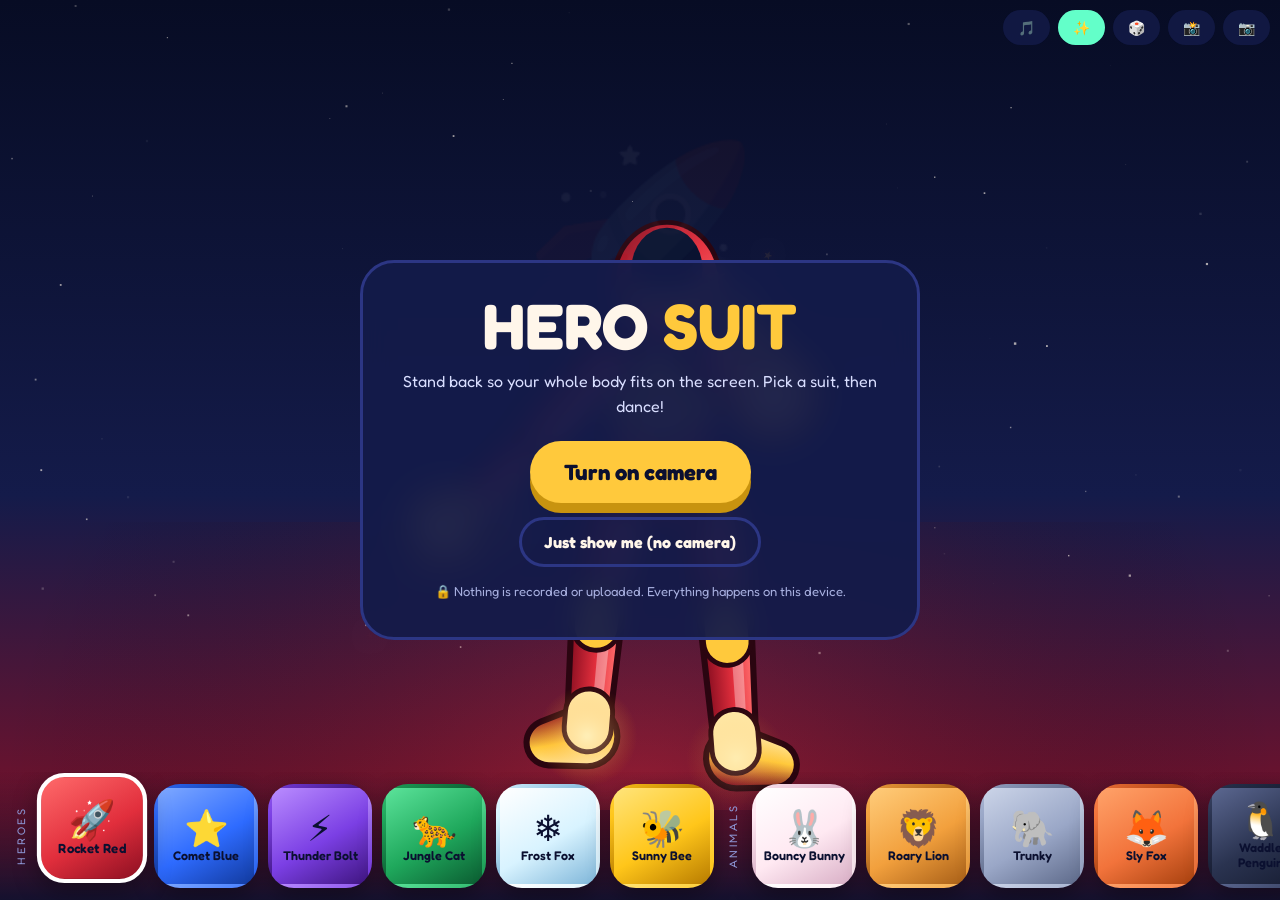
<file: hero-suits/hero-suit.html>
<!DOCTYPE html>
<html lang="en">
<head>
<meta charset="utf-8" />
<meta name="viewport" content="width=device-width, initial-scale=1, viewport-fit=cover" />
<title>Hero Suit — dance and become a hero</title>
<link href="https://fonts.googleapis.com/css2?family=Fredoka:wght@500;600;700&display=swap" rel="stylesheet">
<style>
:root{
  --sky:#0A1230; --deep:#141B4A; --ink:#FFF6EA; --dim:#A8B0E0;
  --sun:#FFC93C; --pink:#FF63A5; --mint:#63FFC9;
  --f:'Fredoka',system-ui,-apple-system,sans-serif;
}
*{box-sizing:border-box;-webkit-tap-highlight-color:transparent}
html,body{margin:0;height:100%;overflow:hidden;background:var(--sky);color:var(--ink);
  font-family:var(--f);user-select:none}
canvas#stage{position:fixed;inset:0;width:100%;height:100%;display:block}
video#cam{position:fixed;top:0;left:0;width:2px;height:2px;opacity:0;pointer-events:none}

/* ---------- hero rail: big tap targets for small hands ---------- */
#rail{position:fixed;left:0;right:0;bottom:0;display:flex;gap:10px;padding:12px 12px calc(12px + env(safe-area-inset-bottom));
  overflow-x:auto;scrollbar-width:none;z-index:12;background:linear-gradient(to top,rgba(10,18,48,.92),rgba(10,18,48,0))}
#rail::-webkit-scrollbar{display:none}
.hero{flex:0 0 auto;width:104px;height:104px;border-radius:26px;border:4px solid transparent;cursor:pointer;
  display:grid;place-content:center;gap:2px;font-family:var(--f);font-weight:600;font-size:12.5px;color:#0B1030;
  box-shadow:0 8px 22px rgba(0,0,0,.35);transition:transform .14s ease}
.hero .e{font-size:36px;line-height:1}
.railtag{flex:0 0 auto;align-self:center;writing-mode:vertical-rl;transform:rotate(180deg);
  font-size:11px;letter-spacing:.22em;color:#8E97D6;padding:0 2px}
.hero[aria-pressed="true"]{border-color:#fff;transform:translateY(-8px) scale(1.06)}
.hero:active{transform:scale(.94)}

/* ---------- top controls: small, for the grown-up ---------- */
#top{position:fixed;top:calc(10px + env(safe-area-inset-top));left:10px;right:10px;display:flex;gap:8px;
  justify-content:flex-end;z-index:12}
#top button{font-family:var(--f);font-weight:600;font-size:14px;border:0;border-radius:999px;padding:9px 15px;
  background:rgba(20,27,74,.82);color:var(--ink);cursor:pointer;backdrop-filter:blur(8px)}
#top button[aria-pressed="true"]{background:var(--mint);color:#0B1030}

/* ---------- start / error screens ---------- */
#screens{position:fixed;inset:0;display:grid;place-items:center;padding:18px;z-index:20}
#screens.hidden{display:none}
.card{width:min(560px,94vw);background:rgba(20,27,74,.94);border:3px solid #2C3684;border-radius:34px;
  padding:28px;text-align:center;backdrop-filter:blur(14px)}
.card.hidden{display:none}
h1{font-size:clamp(38px,9vw,64px);line-height:.92;margin:.1em 0 .2em}
h1 em{font-style:normal;color:var(--sun)}
p{color:#D9DEFF;font-size:16px;line-height:1.55;margin:8px 0}
.big{font-size:22px;padding:18px 34px;border:0;border-radius:999px;background:var(--sun);color:#0B1030;
  font-family:var(--f);font-weight:700;cursor:pointer;margin-top:14px;box-shadow:0 10px 0 #C8930F}
.big:active{transform:translateY(5px);box-shadow:0 5px 0 #C8930F}
.alt{background:transparent;color:var(--ink);border:3px solid #2C3684;box-shadow:none;font-size:16px;padding:12px 22px}
.alt:active{transform:none}
.tip{font-size:13px;color:var(--dim);margin-top:14px}
#loading{position:fixed;inset:0;display:grid;place-items:center;background:rgba(10,18,48,.92);z-index:30;
  font-size:22px;color:var(--mint)}
#loading.hidden{display:none}
@media (max-width:520px){ .hero{width:88px;height:88px} .hero .e{font-size:30px} }
</style>
</head>
<body>
<canvas id="stage"></canvas>
<video id="cam" playsinline muted></video>

<div id="top">
  <button id="bMusic" aria-pressed="false">🎵</button>
  <button id="bSparkle" aria-pressed="true">✨</button>
  <button id="bShuffle">🎲</button>
  <button id="bPhoto">📸</button>
  <button id="bCam">📷</button>
</div>
<div id="rail"></div>

<div id="loading" class="hidden">Getting your suit ready…</div>

<div id="screens">
  <div class="card" id="cStart">
    <h1>HERO <em>SUIT</em></h1>
    <p>Stand back so your whole body fits on the screen. Pick a suit, then dance!</p>
    <button class="big" id="bGo">Turn on camera</button><br>
    <button class="big alt" id="bDemo">Just show me (no camera)</button>
    <p class="tip">🔒 Nothing is recorded or uploaded. Everything happens on this device.</p>
  </div>
  <div class="card hidden" id="cErr">
    <h1 style="font-size:34px" id="errT">No camera</h1>
    <p id="errB"></p>
    <button class="big" id="bRetry">Try again</button><br>
    <button class="big alt" id="bErrDemo">Play without a camera</button>
  </div>
</div>

<script type="module">
/* ==========================================================================
   HERO SUIT — costumes drawn onto a tracked body.
   MediaPipe PoseLandmarker · single file · nothing leaves the device.
   ========================================================================== */
const TASKS = "https://cdn.jsdelivr.net/npm/@mediapipe/tasks-vision@0.10.14";
const POSE_MODEL = "https://storage.googleapis.com/mediapipe-models/pose_landmarker/pose_landmarker_full/float16/1/pose_landmarker_full.task";

const $ = id => document.getElementById(id);
const canvas = $('stage'), ctx = canvas.getContext('2d');
const video = $('cam');
const clamp = (v,a,b) => Math.max(a, Math.min(b, v));
const lerp = (a,b,t) => a + (b-a)*t;
const len = (a,b) => Math.hypot(a.x-b.x, a.y-b.y);
const ang = (a,b) => Math.atan2(b.y-a.y, b.x-a.x);
const mid = (a,b) => ({ x:(a.x+b.x)/2, y:(a.y+b.y)/2, v:Math.min(a.v ?? 1, b.v ?? 1) });
const rnd = (a,b) => a + Math.random()*(b-a);
const TAU = Math.PI*2;

const stage = { x:0, y:0, w:0, h:0 };
function layout(){
  const dpr = Math.min(devicePixelRatio || 1, 2);
  canvas.width = Math.round(innerWidth*dpr); canvas.height = Math.round(innerHeight*dpr);
  ctx.setTransform(dpr,0,0,dpr,0,0);
  let w = innerWidth, h = w/(16/9);
  if (h > innerHeight){ h = innerHeight; w = h*(16/9); }
  stage.w=w; stage.h=h; stage.x=(innerWidth-w)/2; stage.y=(innerHeight-h)/2;
}
addEventListener('resize', layout);
addEventListener('orientationchange', () => setTimeout(layout, 150));

const A = {
  mode:'demo', started:false, heroIdx:0, t:0, sparkles:true, music:false,
  tracker:null, body:null, fps:0, lastError:null, flashMsg:'', flashT:0, shuffle:0
};

/* ---------- audio: a gentle major-key arpeggio, nothing jarring ---------- */
let AC = null;
const audio = {
  ready(){
    try {
      if (AC === false) return null;
      if (!AC) AC = new (window.AudioContext || window.webkitAudioContext)();
      if (AC.state === 'suspended') AC.resume();
      return AC;
    } catch(e){ AC = false; return null; }
  },
  blip(freq, dur = .18, type = 'triangle', gain = .12){
    const ac = this.ready(); if (!ac) return;
    const o = ac.createOscillator(), g = ac.createGain();
    o.type = type; o.frequency.value = freq;
    g.gain.setValueAtTime(gain, ac.currentTime);
    g.gain.exponentialRampToValueAtTime(.0001, ac.currentTime + dur);
    o.connect(g).connect(ac.destination); o.start(); o.stop(ac.currentTime + dur + .02);
  },
  sparkleSound(){ this.blip(rnd(700,1400), .12, 'sine', .07); },
  whoosh(){ this.blip(300, .3, 'sawtooth', .05); },
  step: 0,
  tick(){
    if (!A.music) return;
    const scale = [523.25, 587.33, 659.25, 783.99, 880, 783.99, 659.25, 587.33];
    this.blip(scale[this.step % scale.length], .34, 'triangle', .06);
    if (this.step % 4 === 0) this.blip(130.81, .22, 'sine', .09);
    this.step++;
  }
};
setInterval(() => audio.tick(), 340);

/* ---------- pose tracking ---------- */
const IDX = { nose:0, eyeL:2, eyeR:5, earL:7, earR:8, mouthL:9, mouthR:10,
              shL:11, shR:12, elL:13, elR:14, wrL:15, wrR:16,
              pinkyL:17, pinkyR:18, idxL:19, idxR:20,
              hipL:23, hipR:24, knL:25, knR:26, anL:27, anR:28,
              heelL:29, heelR:30, toeL:31, toeR:32 };

const smoothState = {};
function smoothPt(key, p, a = 0.45){
  const s = smoothState[key];
  if (!s || Math.hypot(s.x-p.x, s.y-p.y) > stage.w*0.4){ smoothState[key] = { x:p.x, y:p.y }; return { ...p }; }
  s.x = lerp(s.x, p.x, a); s.y = lerp(s.y, p.y, a);
  return { x:s.x, y:s.y, v:p.v };
}

function bodyFromLandmarks(lm){
  const b = {};
  for (const [k,i] of Object.entries(IDX)){
    const p = lm[i];
    b[k] = smoothPt(k, { x: stage.x + (1-p.x)*stage.w, y: stage.y + p.y*stage.h, v: p.visibility ?? 1 });
  }
  return finishBody(b);
}

function finishBody(b){
  b.neck = mid(b.shL, b.shR);
  b.pelvis = mid(b.hipL, b.hipR);
  b.sw = Math.max(len(b.shL, b.shR), stage.w*0.035);
  b.torsoLen = Math.max(len(b.neck, b.pelvis), b.sw*0.6);
  b.headR = Math.max(len(b.earL, b.earR)*0.72, b.sw*0.34);
  b.headC = { x: lerp(b.nose.x, mid(b.earL,b.earR).x, .6), y: lerp(b.nose.y, mid(b.earL,b.earR).y, .55) };
  b.headAng = ang(b.earR, b.earL);
  b.tilt = ang(b.pelvis, b.neck) + Math.PI/2;   // torso lean
  b.ok = Math.min(b.shL.v ?? 1, b.shR.v ?? 1, b.hipL.v ?? 1, b.hipR.v ?? 1) > 0.5;
  return b;
}

let busy = false, lastTs = -1, lastVid = -1, fpsCount = 0, fpsAt = 0;
async function loadTracker(){
  $('loading').classList.remove('hidden');
  try {
    const mod = await import(TASKS);
    const fs = await mod.FilesetResolver.forVisionTasks(TASKS + "/wasm");
    const opts = d => ({ baseOptions:{ modelAssetPath: POSE_MODEL, delegate:d },
                         runningMode:'VIDEO', numPoses:1,
                         minPoseDetectionConfidence:.4, minPosePresenceConfidence:.4, minTrackingConfidence:.4 });
    try { A.tracker = await mod.PoseLandmarker.createFromOptions(fs, opts('GPU')); }
    catch(e){ console.warn('[pose] GPU failed, CPU fallback', e);
              A.tracker = await mod.PoseLandmarker.createFromOptions(fs, opts('CPU')); }
    console.info('[pose] ready');
  } finally { $('loading').classList.add('hidden'); }
}

function infer(){
  if (A.mode !== 'camera' || busy || !A.tracker) return;
  if (!video.videoWidth || video.currentTime === lastVid) return;
  lastVid = video.currentTime; busy = true;
  try {
    const ts = Math.max(lastTs+1, performance.now()); lastTs = ts;
    const r = A.tracker.detectForVideo(video, ts);
    A.body = r?.landmarks?.[0] ? bodyFromLandmarks(r.landmarks[0]) : null;
    fpsCount++;
    if (ts - fpsAt > 1000){ A.fps = Math.round(fpsCount*1000/(ts-fpsAt)); fpsCount = 0; fpsAt = ts; }
  } catch(e){ console.error('[pose]', e); A.lastError = e.message; }
  finally { busy = false; }
}
setInterval(infer, 33);

const CAM_ERR = {
  NotAllowedError:  ["Camera is switched off", "Tap the camera icon in the address bar and choose Allow, then try again."],
  NotFoundError:    ["No camera found", "There's no webcam here — but the hero will dance on its own!"],
  NotReadableError: ["Camera is busy", "Another app is using it. Close that app and try again."],
  SecurityError:    ["Needs a web address", "Run: python3 -m http.server 8000 and open localhost:8000"],
};
async function startCamera(){
  try {
    const stream = await navigator.mediaDevices.getUserMedia({ video:{ width:{ideal:960}, height:{ideal:540}, facingMode:'user' } });
    video.srcObject = stream; await video.play();
    await loadTracker();
    A.mode = 'camera'; A.started = true;
    $('screens').classList.add('hidden');
    $('bCam').setAttribute('aria-pressed','true');
    return true;
  } catch(err){
    const [t,b] = CAM_ERR[err.name] || ["Something went wrong", (err.message||'') + " — you can still watch the hero dance."];
    $('errT').textContent = t; $('errB').textContent = b;
    $('cStart').classList.add('hidden'); $('cErr').classList.remove('hidden');
    $('screens').classList.remove('hidden');
    console.error('[camera]', err);
    return false;
  }
}

/* ---------- puppet: dances by itself, so the app works with no camera ----- */
const keys = new Set();
addEventListener('keydown', e => { keys.add(e.key.length === 1 ? e.key.toLowerCase() : e.key);
  if (e.key === 'ArrowRight') pickHero(A.heroIdx+1);
  if (e.key === 'ArrowLeft') pickHero(A.heroIdx-1); });
addEventListener('keyup', e => keys.delete(e.key.length === 1 ? e.key.toLowerCase() : e.key));

function puppetBody(t){
  const beat = t*2.4;
  const sw = stage.h*0.155;
  const sway = Math.sin(beat)*sw*0.55 + (keys.has('a')?-sw:0) + (keys.has('d')?sw:0);
  const bounce = Math.abs(Math.sin(beat))*sw*0.22 + (keys.has('w')?sw*0.7:0);
  const cx = stage.x + stage.w*0.5 + sway;
  const ground = stage.y + stage.h*0.94 - bounce;
  const hipY = ground - stage.h*0.34;
  const shY = hipY - sw*1.35;
  const P = (x,y) => ({ x, y, v:1 });

  const swing = Math.sin(beat*1.0), swing2 = Math.cos(beat*1.0);
  const armA = -0.9 + swing*1.5 + (keys.has('q')?-1.4:0);
  const armB = -0.9 - swing*1.5 + (keys.has('e')?-1.4:0);
  const upper = sw*0.95, fore = sw*0.9;
  const shoulderL = P(cx-sw*0.5, shY), shoulderR = P(cx+sw*0.5, shY);
  const elL = P(shoulderL.x - Math.cos(armA)*upper*0.5 - upper*0.35, shoulderL.y + Math.sin(armA+1.6)*upper*0.6 + upper*0.35);
  const elR = P(shoulderR.x + Math.cos(armB)*upper*0.5 + upper*0.35, shoulderR.y + Math.sin(armB+1.6)*upper*0.6 + upper*0.35);
  const wrL = P(elL.x - Math.cos(armA*1.2)*fore*0.6 - fore*0.2, elL.y + Math.sin(armA*1.2+1.2)*fore*0.7 + fore*0.2);
  const wrR = P(elR.x + Math.cos(armB*1.2)*fore*0.6 + fore*0.2, elR.y + Math.sin(armB*1.2+1.2)*fore*0.7 + fore*0.2);

  const legLift = Math.max(0, Math.sin(beat))*sw*0.35, legLift2 = Math.max(0, -Math.sin(beat))*sw*0.35;
  const b = {
    nose: P(cx + Math.sin(beat*0.5)*sw*0.12, shY - sw*0.78),
    eyeL: P(cx-sw*0.14, shY-sw*0.82), eyeR: P(cx+sw*0.14, shY-sw*0.82),
    earL: P(cx-sw*0.3, shY-sw*0.76), earR: P(cx+sw*0.3, shY-sw*0.76),
    mouthL: P(cx-sw*0.1, shY-sw*0.66), mouthR: P(cx+sw*0.1, shY-sw*0.66),
    shL: shoulderL, shR: shoulderR, elL, elR, wrL, wrR,
    idxL: P(wrL.x-sw*0.12, wrL.y+sw*0.1), idxR: P(wrR.x+sw*0.12, wrR.y+sw*0.1),
    pinkyL: P(wrL.x-sw*0.1, wrL.y+sw*0.14), pinkyR: P(wrR.x+sw*0.1, wrR.y+sw*0.14),
    hipL: P(cx-sw*0.4, hipY), hipR: P(cx+sw*0.4, hipY),
    knL: P(cx-sw*0.46+swing2*sw*0.12, hipY+sw*0.95-legLift),
    knR: P(cx+sw*0.46-swing2*sw*0.12, hipY+sw*0.95-legLift2),
    anL: P(cx-sw*0.5+swing2*sw*0.18, ground-legLift*1.6),
    anR: P(cx+sw*0.5-swing2*sw*0.18, ground-legLift2*1.6),
  };
  b.heelL = P(b.anL.x-sw*0.06, b.anL.y+sw*0.04); b.heelR = P(b.anR.x+sw*0.06, b.anR.y+sw*0.04);
  b.toeL  = P(b.anL.x-sw*0.34, b.anL.y+sw*0.06); b.toeR  = P(b.anR.x+sw*0.34, b.anR.y+sw*0.06);
  return finishBody(b);
}

/* ==========================================================================
   COSTUME PRIMITIVES
   Limbs are tapered capsules (two circles + their outer tangents), shaded
   across their width so they read as tubes rather than flat sticks.
   ========================================================================== */
function capsulePath(a, b, ra, rb){
  const d = len(a,b);
  ctx.beginPath();
  if (d < 0.5){ ctx.arc(a.x, a.y, Math.max(ra,rb), 0, TAU); return; }
  const th = ang(a,b), phi = Math.acos(clamp((ra-rb)/d, -1, 1));
  ctx.arc(a.x, a.y, ra, th+phi, th-phi);
  ctx.arc(b.x, b.y, rb, th-phi, th+phi);
  ctx.closePath();
}

function acrossGradient(a, b, r, cLight, cBase, cDark){
  const th = ang(a,b), px = Math.cos(th+Math.PI/2), py = Math.sin(th+Math.PI/2);
  const m = mid(a,b);
  const g = ctx.createLinearGradient(m.x - px*r, m.y - py*r, m.x + px*r, m.y + py*r);
  g.addColorStop(0, cLight); g.addColorStop(.45, cBase); g.addColorStop(1, cDark);
  return g;
}

// core limb renderer: outline, shaded body, and a soft highlight strip
function limb(a, b, ra, rb, H, opts = {}){
  const c = opts.color || H.primary, dark = opts.dark || H.dark, light = opts.light || H.light;
  ctx.save();
  capsulePath(a, b, ra + H.line, rb + H.line);
  ctx.fillStyle = H.outline; ctx.fill();
  capsulePath(a, b, ra, rb);
  ctx.fillStyle = acrossGradient(a, b, Math.max(ra,rb), light, c, dark);
  ctx.fill();
  if (opts.shine !== false){
    const th = ang(a,b), px = Math.cos(th+Math.PI/2)*0.42, py = Math.sin(th+Math.PI/2)*0.42;
    const a2 = { x:a.x - px*ra, y:a.y - py*ra }, b2 = { x:b.x - px*rb, y:b.y - py*rb };
    ctx.globalAlpha = 0.34; capsulePath(a2, b2, ra*0.26, rb*0.26);
    ctx.fillStyle = '#FFFFFF'; ctx.fill(); ctx.globalAlpha = 1;
  }
  ctx.restore();
}

// a coloured band around a limb (cuffs, knee pads, stripes)
function band(a, b, t, thickness, r, H, color){
  const p = { x: lerp(a.x,b.x,t), y: lerp(a.y,b.y,t) };
  const q = { x: lerp(a.x,b.x,t+thickness), y: lerp(a.y,b.y,t+thickness) };
  ctx.save(); capsulePath(p, q, r, r);
  ctx.fillStyle = color; ctx.fill();
  ctx.strokeStyle = H.outline; ctx.lineWidth = H.line*0.8; ctx.stroke(); ctx.restore();
}

/* ---------- torso: a shell that follows shoulders, waist and hips ---------- */
function torsoPath(b, grow = 1){
  const sw = b.sw, out = sw*0.17*grow;
  const nrm = (p,q,d) => { const t = ang(p,q); return { x:Math.cos(t+Math.PI/2)*d, y:Math.sin(t+Math.PI/2)*d }; };
  const side = nrm(b.shL, b.shR, 1);
  const L = { x:b.shL.x - side.x*out, y:b.shL.y - side.y*out };
  const R = { x:b.shR.x + side.x*out, y:b.shR.y + side.y*out };
  const hL = { x:b.hipL.x - side.x*out*0.55, y:b.hipL.y - side.y*out*0.55 };
  const hR = { x:b.hipR.x + side.x*out*0.55, y:b.hipR.y + side.y*out*0.55 };
  const waistL = { x: lerp(L.x, hL.x, .55) + side.x*out*0.55, y: lerp(L.y, hL.y, .55) + side.y*out*0.55 };
  const waistR = { x: lerp(R.x, hR.x, .55) - side.x*out*0.55, y: lerp(R.y, hR.y, .55) - side.y*out*0.55 };
  const neck = b.neck, up = { x:(neck.x-b.pelvis.x)*0.10, y:(neck.y-b.pelvis.y)*0.10 };

  ctx.beginPath();
  ctx.moveTo(L.x, L.y);
  ctx.quadraticCurveTo(waistL.x, waistL.y, hL.x, hL.y);
  ctx.quadraticCurveTo(b.pelvis.x, b.pelvis.y + sw*0.22, hR.x, hR.y);
  ctx.quadraticCurveTo(waistR.x, waistR.y, R.x, R.y);
  ctx.quadraticCurveTo(neck.x + up.x*1.4, neck.y + up.y*1.4, L.x, L.y);
  ctx.closePath();
}

function drawTorso(b, H){
  ctx.save();
  ctx.lineJoin = 'round';
  torsoPath(b, 1.16); ctx.fillStyle = H.outline; ctx.fill();
  torsoPath(b, 1);
  const g = ctx.createLinearGradient(b.shL.x, b.neck.y, b.shR.x, b.pelvis.y);
  g.addColorStop(0, H.light); g.addColorStop(.5, H.primary); g.addColorStop(1, H.dark);
  ctx.fillStyle = g; ctx.fill();

  // chest plate / belly panel in the secondary colour
  ctx.save(); torsoPath(b, 1); ctx.clip();
  ctx.fillStyle = H.secondary; ctx.globalAlpha = H.panelAlpha ?? 1;
  if (H.panel === 'vee'){
    ctx.beginPath();
    ctx.moveTo(b.shL.x, b.neck.y); ctx.lineTo(b.shR.x, b.neck.y);
    ctx.lineTo(b.pelvis.x, lerp(b.neck.y, b.pelvis.y, 1.1)); ctx.closePath(); ctx.fill();
  } else if (H.panel === 'belt'){
    const p = lerp(0.72, 0.86, 1);
    const a = { x: lerp(b.neck.x,b.pelvis.x,p) - b.sw, y: lerp(b.neck.y,b.pelvis.y,p) };
    const c = { x: lerp(b.neck.x,b.pelvis.x,p) + b.sw, y: lerp(b.neck.y,b.pelvis.y,p) };
    capsulePath(a, c, b.sw*0.18, b.sw*0.18); ctx.fill();
  } else if (H.panel === 'stripes'){
    for (let i=0;i<4;i++){
      const t0 = .30 + i*.15;
      const a = { x: lerp(b.neck.x,b.pelvis.x,t0) - b.sw, y: lerp(b.neck.y,b.pelvis.y,t0) };
      const c = { x: lerp(b.neck.x,b.pelvis.x,t0) + b.sw, y: lerp(b.neck.y,b.pelvis.y,t0) };
      capsulePath(a, c, b.sw*0.13, b.sw*0.13); ctx.fill();
    }
  } else if (H.panel === 'plates'){
    ctx.globalAlpha = .9;
    const a = { x:b.neck.x - b.sw*0.62, y: lerp(b.neck.y,b.pelvis.y,.18) };
    const c = { x:b.neck.x + b.sw*0.62, y: lerp(b.neck.y,b.pelvis.y,.18) };
    capsulePath(a, c, b.sw*0.30, b.sw*0.30); ctx.fill();
  }
  ctx.restore();

  torsoPath(b, 1); ctx.strokeStyle = H.outline; ctx.lineWidth = H.line*1.2; ctx.stroke();
  ctx.restore();
}

/* ---------- head: a cowl, deliberately open at the face ------------------
   A 3-year-old needs to recognise themselves in the mirror, so helmets are
   drawn as shells and ears around the head, never over the eyes and mouth. */
function drawCowl(b, H){
  const r = b.headR, c = b.headC, a = b.headAng;
  ctx.save();
  ctx.translate(c.x, c.y); ctx.rotate(a);

  // shell
  ctx.beginPath(); ctx.ellipse(0, -r*0.12, r*1.16, r*1.30, 0, 0, TAU);
  ctx.fillStyle = H.outline; ctx.fill();
  ctx.beginPath(); ctx.ellipse(0, -r*0.12, r*1.06, r*1.20, 0, 0, TAU);
  const g = ctx.createLinearGradient(-r, -r, r, r);
  g.addColorStop(0, H.light); g.addColorStop(.55, H.primary); g.addColorStop(1, H.dark);
  ctx.fillStyle = g; ctx.fill();

  // face opening (their real face shows through)
  ctx.save(); ctx.globalCompositeOperation = 'destination-out';
  ctx.beginPath(); ctx.ellipse(0, r*0.16, r*0.74, r*0.86, 0, 0, TAU); ctx.fill();
  ctx.restore();

  // brow / mask edge
  ctx.beginPath();
  ctx.moveTo(-r*0.80, -r*0.10);
  ctx.quadraticCurveTo(0, r*0.30, r*0.80, -r*0.10);
  ctx.lineWidth = H.line*0.9; ctx.strokeStyle = H.outline; ctx.stroke();

  if (H.head === 'armor'){
    ctx.fillStyle = H.secondary;
    ctx.beginPath(); ctx.roundRect(-r*0.95, -r*0.62, r*1.9, r*0.34, r*0.14); ctx.fill();
    ctx.strokeStyle = H.outline; ctx.lineWidth = H.line*0.8; ctx.stroke();
    ctx.fillStyle = H.glow; ctx.globalAlpha = .85;
    ctx.beginPath(); ctx.roundRect(-r*0.70, -r*0.54, r*1.4, r*0.14, r*0.07); ctx.fill();
    ctx.globalAlpha = 1;
  } else if (H.head === 'ears'){                    // cat
    for (const s of [-1, 1]){
      ctx.beginPath();
      ctx.moveTo(s*r*0.35, -r*1.02); ctx.lineTo(s*r*0.92, -r*1.72); ctx.lineTo(s*r*0.98, -r*0.86);
      ctx.closePath();
      ctx.fillStyle = H.primary; ctx.fill(); ctx.strokeStyle = H.outline; ctx.lineWidth = H.line; ctx.stroke();
      ctx.beginPath();
      ctx.moveTo(s*r*0.50, -r*1.02); ctx.lineTo(s*r*0.84, -r*1.50); ctx.lineTo(s*r*0.88, -r*0.94);
      ctx.closePath(); ctx.fillStyle = H.secondary; ctx.fill();
    }
  } else if (H.head === 'antennae'){                // bee
    for (const s of [-1, 1]){
      ctx.beginPath(); ctx.moveTo(s*r*0.30, -r*1.05);
      ctx.quadraticCurveTo(s*r*0.85, -r*1.75, s*r*0.55, -r*2.05);
      ctx.lineWidth = H.line*1.3; ctx.strokeStyle = H.outline; ctx.stroke();
      ctx.beginPath(); ctx.arc(s*r*0.55, -r*2.05, r*0.20, 0, TAU);
      ctx.fillStyle = H.glow; ctx.fill(); ctx.strokeStyle = H.outline; ctx.lineWidth = H.line*0.7; ctx.stroke();
    }
  } else if (H.head === 'fin'){                     // comet flyer
    ctx.beginPath();
    ctx.moveTo(0, -r*1.35); ctx.quadraticCurveTo(r*0.2, -r*1.9, -r*0.55, -r*1.62);
    ctx.quadraticCurveTo(-r*0.2, -r*1.2, 0, -r*1.35); ctx.closePath();
    ctx.fillStyle = H.secondary; ctx.fill(); ctx.strokeStyle = H.outline; ctx.lineWidth = H.line*0.8; ctx.stroke();
  } else if (H.head === 'goggles'){                 // ice fox
    ctx.fillStyle = H.secondary;
    ctx.beginPath(); ctx.roundRect(-r*1.0, -r*0.72, r*2.0, r*0.40, r*0.18); ctx.fill();
    ctx.strokeStyle = H.outline; ctx.lineWidth = H.line*0.8; ctx.stroke();
    for (const s of [-1,1]){
      ctx.beginPath(); ctx.arc(s*r*0.45, -r*0.52, r*0.24, 0, TAU);
      ctx.fillStyle = H.glow; ctx.fill(); ctx.strokeStyle = H.outline; ctx.lineWidth = H.line*0.6; ctx.stroke();
    }
  } else if (H.head === 'bolt'){                    // thunder
    ctx.fillStyle = H.glow; ctx.strokeStyle = H.outline; ctx.lineWidth = H.line*0.7;
    ctx.beginPath();
    ctx.moveTo(-r*0.15, -r*1.30); ctx.lineTo(r*0.55, -r*1.05); ctx.lineTo(r*0.20, -r*0.95);
    ctx.lineTo(r*0.70, -r*0.60); ctx.lineTo(-r*0.35, -r*0.92); ctx.lineTo(r*0.05, -r*1.02);
    ctx.closePath(); ctx.fill(); ctx.stroke();
  }
  ctx.restore();
}

/* ---------- chest emblems ---------- */
const EMBLEMS = {
  star(r){ ctx.beginPath();
    for (let i=0;i<10;i++){ const rr = i%2 ? r*0.45 : r, t = -Math.PI/2 + i*Math.PI/5;
      i ? ctx.lineTo(Math.cos(t)*rr, Math.sin(t)*rr) : ctx.moveTo(Math.cos(t)*rr, Math.sin(t)*rr); }
    ctx.closePath(); },
  bolt(r){ ctx.beginPath();
    ctx.moveTo(-r*0.25, -r); ctx.lineTo(r*0.55, -r*0.15); ctx.lineTo(r*0.12, -r*0.05);
    ctx.lineTo(r*0.42, r); ctx.lineTo(-r*0.55, r*0.05); ctx.lineTo(-r*0.10, -r*0.05);
    ctx.closePath(); },
  core(r){ ctx.beginPath(); ctx.arc(0,0,r*0.78,0,TAU);
    ctx.moveTo(r*0.42,0); ctx.arc(0,0,r*0.42,0,TAU,true); ctx.closePath(); },
  paw(r){ ctx.beginPath(); ctx.ellipse(0, r*0.28, r*0.62, r*0.5, 0, 0, TAU);
    for (const [dx,dy] of [[-.55,-.42],[-.2,-.68],[.2,-.68],[.55,-.42]]){
      ctx.moveTo(dx*r + r*0.2, dy*r); ctx.ellipse(dx*r, dy*r, r*0.2, r*0.26, 0, 0, TAU); } },
  snowflake(r){ ctx.beginPath();
    for (let i=0;i<6;i++){ const t = i*Math.PI/3;
      ctx.moveTo(0,0); ctx.lineTo(Math.cos(t)*r, Math.sin(t)*r);
      ctx.moveTo(Math.cos(t)*r*0.6, Math.sin(t)*r*0.6);
      ctx.lineTo(Math.cos(t)*r*0.6 + Math.cos(t+1)*r*0.3, Math.sin(t)*r*0.6 + Math.sin(t+1)*r*0.3);
      ctx.moveTo(Math.cos(t)*r*0.6, Math.sin(t)*r*0.6);
      ctx.lineTo(Math.cos(t)*r*0.6 + Math.cos(t-1)*r*0.3, Math.sin(t)*r*0.6 + Math.sin(t-1)*r*0.3); } },
  heart(r){ ctx.beginPath();
    ctx.moveTo(0, r*0.85);
    ctx.bezierCurveTo(-r*1.4, -r*0.2, -r*0.5, -r*1.1, 0, -r*0.35);
    ctx.bezierCurveTo(r*0.5, -r*1.1, r*1.4, -r*0.2, 0, r*0.85);
    ctx.closePath(); },
  fish(r){ ctx.beginPath();
    ctx.ellipse(-r*0.15, 0, r*0.85, r*0.55, 0, 0, TAU);
    ctx.moveTo(r*0.6, 0); ctx.lineTo(r*1.15, -r*0.5); ctx.lineTo(r*1.15, r*0.5); ctx.closePath(); },
  hex(r){ ctx.beginPath();
    for (let i=0;i<6;i++){ const t = i*Math.PI/3 - Math.PI/6;
      i ? ctx.lineTo(Math.cos(t)*r, Math.sin(t)*r) : ctx.moveTo(Math.cos(t)*r, Math.sin(t)*r); }
    ctx.closePath(); },
};

function drawEmblem(b, H, t){
  const c = { x: lerp(b.neck.x, b.pelvis.x, .34), y: lerp(b.neck.y, b.pelvis.y, .34) };
  const r = b.sw*0.30, pulse = 1 + Math.sin(t*3)*0.05;
  ctx.save();
  ctx.translate(c.x, c.y); ctx.rotate(b.tilt); ctx.scale(pulse, pulse);
  ctx.shadowBlur = 22; ctx.shadowColor = H.glow;
  const shape = EMBLEMS[H.emblem] || EMBLEMS.star;
  if (H.emblem === 'snowflake'){
    shape(r); ctx.strokeStyle = H.glow; ctx.lineWidth = H.line*1.1; ctx.lineCap='round'; ctx.stroke();
  } else {
    ctx.beginPath(); ctx.arc(0,0,r*1.5,0,TAU);
    ctx.fillStyle = H.emblemBg || 'rgba(0,0,0,.25)'; ctx.fill();
    shape(r); ctx.fillStyle = H.glow; ctx.fill();
    ctx.lineWidth = H.line*0.7; ctx.strokeStyle = H.outline; ctx.stroke();
  }
  ctx.restore();
}

/* ==========================================================================
   HEROES — original designs, one visual gimmick each
   ========================================================================== */
const HEROES = [
  { id:'rocket', name:'Rocket Red', emoji:'🚀',
    primary:'#E12E3C', light:'#FF6B6B', dark:'#8C0F22', secondary:'#FFC93C', accent:'#FFE9A8',
    glow:'#FFE066', outline:'#2A0510', emblem:'core', panel:'plates', head:'armor',
    bulk:1.16, cape:null, wings:false, tail:null, fx:'thrusters', trail:'#FFB03A' },

  { id:'comet', name:'Comet Blue', emoji:'⭐',
    primary:'#2E6BFF', light:'#7FA9FF', dark:'#123A9E', secondary:'#FFFFFF', accent:'#FFD84D',
    glow:'#FFD84D', outline:'#071233', emblem:'star', panel:'vee', head:'fin',
    bulk:1.0, cape:{ color:'#D92B4B', inner:'#8E1230' }, wings:false, tail:false, fx:'sparkle', trail:'#FFD84D' },

  { id:'thunder', name:'Thunder Bolt', emoji:'⚡',
    primary:'#7B3FE4', light:'#B98CFF', dark:'#3F1580', secondary:'#FFD400', accent:'#FFF3A8',
    glow:'#FFE94D', outline:'#1B0640', emblem:'bolt', panel:'belt', head:'bolt',
    bulk:1.02, cape:null, wings:false, tail:null, fx:'lightning', trail:'#FFE94D' },

  { id:'cat', name:'Jungle Cat', emoji:'🐆',
    primary:'#1FA85C', light:'#5BE39A', dark:'#0B5C31', secondary:'#123322', accent:'#C8FFE0',
    glow:'#B6FF6B', outline:'#04220F', emblem:'paw', panel:'stripes', head:'ears',
    bulk:0.98, cape:null, wings:false, tail:{ style:'bushy', color:'#1FA85C' }, fx:'claws', trail:'#B6FF6B' },

  { id:'frost', name:'Frost Fox', emoji:'❄️',
    primary:'#D8F3FF', light:'#FFFFFF', dark:'#7FB6D9', secondary:'#2BC5F5', accent:'#EAFBFF',
    glow:'#2BC5F5', outline:'#0C3A55', emblem:'snowflake', panel:'vee', head:'goggles',
    bulk:1.05, cape:{ color:'#9FE4FF', inner:'#5FB8DE' }, wings:false, tail:false, fx:'frost', trail:'#8BE7FF' },

  { id:'bee', name:'Sunny Bee', emoji:'🐝',
    primary:'#FFC61A', light:'#FFE47A', dark:'#B87C00', secondary:'#1C1508', accent:'#FFF3C4',
    glow:'#FFF07A', outline:'#241A02', emblem:'hex', panel:'stripes', head:'antennae',
    bulk:1.06, cape:null, wings:true, tail:null, fx:'buzz', trail:'#FFE47A' },

  /* ---------------- ANIMAL SQUAD ---------------- */
  { id:'bunny', name:'Bouncy Bunny', emoji:'🐰', family:'animal',
    primary:'#FFE9F2', light:'#FFFFFF', dark:'#D9AFC6', secondary:'#FF9EC4', accent:'#FFD6E8',
    glow:'#FFB3D9', outline:'#4A2438', emblem:'heart', panel:'vee', head:'plain',
    bulk:1.08, pads:false, fx:'hop', trail:'#FFC0DC',
    ropeEars:{ n:6, seg:0.46, r0:0.30, r1:0.22, gravity:1500, color:'#FFE9F2', inner:'#FF9EC4' },
    tail:{ style:'puff', color:'#FFE9F2', tip:'#FFFFFF' } },

  { id:'lion', name:'Roary Lion', emoji:'🦁', family:'animal',
    primary:'#F2A03D', light:'#FFCC7A', dark:'#A85F17', secondary:'#8A4A12', accent:'#FFE0A8',
    glow:'#FFD37A', outline:'#3A1D06', emblem:'paw', panel:'vee', head:'plain',
    bulk:1.10, pads:false, fx:'roar', trail:'#FFD37A',
    mane:{ n:22, color:'#C2701F', tip:'#F4B860' }, pointyEars:true,
    tail:{ style:'tuft', color:'#F2A03D', tip:'#8A4A12' } },

  { id:'elephant', name:'Trunky', emoji:'🐘', family:'animal',
    primary:'#9AA7C7', light:'#CBD4E8', dark:'#5E6A8A', secondary:'#7C89AB', accent:'#E4EAF7',
    glow:'#CFE0FF', outline:'#242C45', emblem:'hex', panel:'vee', head:'plain',
    bulk:1.22, pads:false, fx:'spray', trail:'#CFE0FF',
    bigEars:true, trunk:true, tail:{ style:'plain', color:'#9AA7C7' } },

  { id:'unicorn', name:'Rainbow Unicorn', emoji:'🦄', family:'magic',
    primary:'#FFFFFF', light:'#FFFFFF', dark:'#D6C7F0', secondary:'#B98CFF', accent:'#FFD6F5',
    glow:'#FF9EE8', outline:'#3A2160', emblem:'star', panel:'vee', head:'plain',
    bulk:1.04, pads:false, fx:'rainbow', trail:'#FF9EE8',
    horn:true, rainbowMane:true, pointyEars:true,
    tail:{ style:'bushy', rainbow:true } },

  { id:'rex', name:'Stompy Rex', emoji:'🦖', family:'dino',
    primary:'#3FAE5A', light:'#7CE08F', dark:'#1E6B33', secondary:'#F2C744', accent:'#D9FFE2',
    glow:'#B6FF6B', outline:'#0A2E14', emblem:'hex', panel:'stripes', head:'plain',
    bulk:1.18, pads:false, fx:'stomp', trail:'#B6FF6B',
    ridge:true, tail:{ style:'thick', color:'#3FAE5A' } },

  { id:'octopus', name:'Wiggly Octopus', emoji:'🐙', family:'sea',
    primary:'#C266E0', light:'#E9A8FF', dark:'#7A2E96', secondary:'#FF9ED8', accent:'#FFD9F2',
    glow:'#FFB3EC', outline:'#33094A', emblem:'fish', panel:'vee', head:'plain',
    bulk:1.12, pads:false, fx:'bubbles', trail:'#FFB3EC',
    tentacles:8 },

  { id:'fox', name:'Sly Fox', emoji:'🦊', family:'animal',
    primary:'#F2733B', light:'#FFA269', dark:'#A8410F', secondary:'#FFF3E4', accent:'#FFE0C4',
    glow:'#FFC48A', outline:'#3A1405', emblem:'paw', panel:'vee', head:'plain',
    bulk:1.02, pads:false, fx:'leaves', trail:'#FFC48A',
    pointyEars:true, tail:{ style:'bushy', color:'#F2733B', tip:'#FFF3E4' } },

  { id:'penguin', name:'Waddle Penguin', emoji:'🐧', family:'animal',
    primary:'#2A3350', light:'#5B6790', dark:'#161C31', secondary:'#FFA83D', accent:'#FFFFFF',
    glow:'#BFE9FF', outline:'#0A0E1C', emblem:'fish', panel:'vee', head:'plain',
    bulk:1.20, pads:false, fx:'snow', trail:'#DFF4FF',
    belly:'#FFFFFF', bellyPatch:true, beak:'beak', beakColor:'#FFA83D', tail:null },

  { id:'tiger', name:'Stripey Tiger', emoji:'🐯', family:'animal',
    primary:'#FF9E2C', light:'#FFC46B', dark:'#B5610A', secondary:'#FFF1DC', accent:'#FFE0A8',
    glow:'#FFD37A', outline:'#2E1403', emblem:'paw', panel:'vee', head:'plain',
    bulk:1.06, pads:false, fx:'dust', trail:'#FFD37A',
    pointyEars:true, stripes:true, stripeColor:'#2E1403',
    tail:{ style:'plain', color:'#FF9E2C' } },

  { id:'trike', name:'Trusty Trike', emoji:'🦕', family:'dino',
    primary:'#4FA8D8', light:'#8FD3F0', dark:'#22638C', secondary:'#F0C96B', accent:'#FFF0C4',
    glow:'#9BE7FF', outline:'#0A2A3E', emblem:'hex', panel:'vee', head:'plain',
    bulk:1.16, pads:false, fx:'charge', trail:'#9BE7FF',
    frill:true, horns3:true, tail:{ style:'thick', color:'#4FA8D8' } },

  { id:'stego', name:'Platey Stego', emoji:'🦴', family:'dino',
    primary:'#8C7BD8', light:'#BCAEFF', dark:'#4E3F94', secondary:'#FF9E6B', accent:'#FFD6BF',
    glow:'#FFB38A', outline:'#221A4A', emblem:'hex', panel:'vee', head:'plain',
    bulk:1.14, pads:false, fx:'quake', trail:'#FFB38A',
    plates:true, tail:{ style:'thick', color:'#8C7BD8', spikes:true } },

  { id:'dragon', name:'Flame Dragon', emoji:'🐉', family:'magic',
    primary:'#E0453B', light:'#FF8A6B', dark:'#8C1A16', secondary:'#FFC93C', accent:'#FFE9A8',
    glow:'#FFB03A', outline:'#2E0605', emblem:'bolt', panel:'vee', head:'plain',
    bulk:1.12, pads:false, fx:'fire', trail:'#FFB03A',
    batWings:true, wingColor:'#8C1A16', ridge:true,
    tail:{ style:'thick', color:'#E0453B', spikes:true } },

  { id:'fairy', name:'Twinkle Fairy', emoji:'🧚', family:'magic',
    primary:'#FFD6F5', light:'#FFFFFF', dark:'#D9A8E0', secondary:'#B3F0FF', accent:'#FFF3C4',
    glow:'#FFB3EC', outline:'#4A2160', emblem:'star', panel:'vee', head:'plain',
    bulk:0.96, pads:false, fx:'glitter', trail:'#FFB3EC',
    wings:true, crown:true, tail:null },

  { id:'mermaid', name:'Shimmer Mermaid', emoji:'🧜', family:'sea',
    primary:'#2ED6C0', light:'#8AF5E6', dark:'#12897C', secondary:'#B98CFF', accent:'#FFD6F5',
    glow:'#8AF5E6', outline:'#06413C', emblem:'star', panel:'vee', head:'plain',
    bulk:1.0, pads:false, fx:'swim', trail:'#8AF5E6',
    mergedLegs:true, tail:null },

  { id:'shark', name:'Chompy Shark', emoji:'🦈', family:'sea',
    primary:'#7C93AD', light:'#B4C6D9', dark:'#42566E', secondary:'#EFF6FF', accent:'#DCE9F5',
    glow:'#BFE9FF', outline:'#152436', emblem:'fish', panel:'vee', head:'plain',
    bulk:1.14, pads:false, fx:'chomp', trail:'#BFE9FF',
    belly:'#EFF6FF', bellyPatch:true, dorsal:true, beak:'snout',
    tail:{ style:'plain', color:'#7C93AD' } },

  { id:'astro', name:'Star Astronaut', emoji:'👨‍🚀', family:'space',
    primary:'#F2F4FF', light:'#FFFFFF', dark:'#B9C2E0', secondary:'#FF7A4D', accent:'#8AE0FF',
    glow:'#8AE0FF', outline:'#1B2140', emblem:'star', panel:'belt', head:'plain',
    bulk:1.22, pads:true, fx:'stars', trail:'#8AE0FF',
    backpack:true, bubble:true, tail:null },
];
HEROES.forEach(h => h.line = 0);       // stroke width, set per frame from body scale

/* ---------- rope physics for capes and tails ---------- */
function makeRope(n){ return Array.from({length:n}, () => ({ x:0, y:0, px:0, py:0, init:false })); }
// gravity and wind are accelerations in px/s^2; verlet displacement is a*dt^2
function stepRope(rope, anchor, seg, dt, gravity = 2600, wind = 0){
  const h = Math.min(dt, 1/30);
  for (const p of rope) if (!p.init){ p.x = anchor.x; p.y = anchor.y; p.px = p.x; p.py = p.y; p.init = true; }
  for (const p of rope){
    const vx = (p.x - p.px)*0.94, vy = (p.y - p.py)*0.94;
    p.px = p.x; p.py = p.y;
    p.x += vx + wind*h*h; p.y += vy + gravity*h*h;
  }
  for (let k=0;k<10;k++){
    rope[0].x = anchor.x; rope[0].y = anchor.y;
    for (let i=1;i<rope.length;i++){
      const a = rope[i-1], b = rope[i];
      const dx = b.x-a.x, dy = b.y-a.y, d = Math.hypot(dx,dy) || 0.001;
      const diff = (d - seg)/d*0.5;
      a.x += dx*diff; a.y += dy*diff; b.x -= dx*diff; b.y -= dy*diff;
    }
  }
}
const ropes = {};
function rope(name, n){ return (ropes[name] ||= makeRope(n)); }
function resetRopes(){ for (const r of Object.values(ropes)) r.forEach(p => p.init = false); }

// anchor a rope on the head, offset in head-local space so it rotates with the head
function headAnchor(b, dx, dy){
  const c = Math.cos(b.headAng), s2 = Math.sin(b.headAng);
  return { x: b.headC.x + dx*c - dy*s2, y: b.headC.y + dx*s2 + dy*c };
}
// tapered chain of capsules along a rope
function ropeChain(R, H, r0, r1, color, tipColor){
  for (let i=1;i<R.length;i++){
    const t0 = (i-1)/(R.length-1), t1 = i/(R.length-1);
    limb(R[i-1], R[i], Math.max(1.5, lerp(r0,r1,t0)), Math.max(1.2, lerp(r0,r1,t1)), H,
         { color: (tipColor && i >= R.length-2) ? tipColor : color, shine:false });
  }
}

function drawCape(b, H, dt, t){
  const seg = b.torsoLen*0.20, wind = Math.sin(t*2.2)*1700 + Math.cos(t*3.7)*700;
  const aL = { x:b.shL.x, y:b.shL.y - b.sw*0.05 }, aR = { x:b.shR.x, y:b.shR.y - b.sw*0.05 };
  const L = rope('capeL', 9), R = rope('capeR', 9);
  stepRope(L, aL, seg, dt, 2800, wind);
  stepRope(R, aR, seg, dt, 2800, wind*0.82);
  ctx.save();
  ctx.beginPath();
  ctx.moveTo(L[0].x, L[0].y);
  for (let i=1;i<L.length;i++){
    const w = 1 + i*0.10, o = (L[i].x - R[i].x)*0.10*w;
    ctx.lineTo(L[i].x - o, L[i].y);
  }
  for (let i=R.length-1;i>=0;i--){
    const w = 1 + i*0.10, o = (L[i].x - R[i].x)*0.10*w;
    ctx.lineTo(R[i].x + o, R[i].y);
  }
  ctx.closePath();
  const tip = L[L.length-1];
  const g = ctx.createLinearGradient(b.neck.x, b.neck.y, tip.x, tip.y);
  g.addColorStop(0, H.cape.color); g.addColorStop(1, H.cape.inner);
  ctx.fillStyle = g; ctx.fill();
  ctx.strokeStyle = H.outline; ctx.lineWidth = H.line; ctx.lineJoin='round'; ctx.stroke();
  ctx.restore();
}

function drawTail(b, H, dt, t){
  const S = H.tail.style || 'plain';
  const spec = { plain:{n:10,seg:.34,r0:.17,r1:.05,g:1500,w:4200},
                 thick:{n:11,seg:.42,r0:.34,r1:.06,g:2600,w:1500},
                 bushy:{n:9, seg:.30,r0:.24,r1:.20,g:1400,w:3200},
                 tuft: {n:10,seg:.32,r0:.13,r1:.06,g:1500,w:4200},
                 puff: {n:3, seg:.22,r0:.16,r1:.20,g:1600,w:900} }[S];
  const anchor = { x: b.pelvis.x, y: b.pelvis.y + b.sw*0.12 };
  const T = rope('tail', spec.n);
  stepRope(T, anchor, b.sw*spec.seg, dt, spec.g, Math.sin(t*4.5)*spec.w);
  const col = H.tail.color || H.primary;

  if (H.tail.rainbow){
    for (let i=1;i<T.length;i++)
      limb(T[i-1], T[i], b.sw*lerp(spec.r0,spec.r1,(i-1)/T.length), b.sw*lerp(spec.r0,spec.r1,i/T.length), H,
           { color: RAINBOW[i % RAINBOW.length], shine:false });
  } else {
    ropeChain(T, H, b.sw*spec.r0, b.sw*spec.r1, col, S === 'plain' ? H.accent : null);
  }
  const tip = T[T.length-1];
  if (H.tail.spikes){
    const a2 = ang(T[T.length-2], tip);
    for (const off of [-0.7, -0.25, 0.25, 0.7]){
      ctx.save(); ctx.translate(tip.x, tip.y); ctx.rotate(a2 + off);
      ctx.beginPath(); ctx.moveTo(-b.sw*0.06, 0); ctx.lineTo(b.sw*0.55, 0); ctx.lineTo(-b.sw*0.06, b.sw*0.12);
      ctx.closePath(); ctx.fillStyle = H.accent; ctx.fill();
      ctx.strokeStyle = H.outline; ctx.lineWidth = H.line*0.6; ctx.stroke(); ctx.restore();
    }
  }
  if (S === 'tuft' || S === 'puff'){
    ctx.save();
    ctx.beginPath(); ctx.arc(tip.x, tip.y, b.sw*(S === 'puff' ? 0.28 : 0.20), 0, TAU);
    ctx.fillStyle = H.tail.tip || H.accent; ctx.fill();
    ctx.strokeStyle = H.outline; ctx.lineWidth = H.line; ctx.stroke();
    ctx.restore();
  }
  if (S === 'bushy'){
    ctx.save(); ctx.strokeStyle = H.accent; ctx.lineWidth = H.line*0.8; ctx.lineCap='round';
    for (let i=2;i<T.length;i++){
      const a2 = ang(T[i-1], T[i]) + Math.PI/2;
      for (const sgn of [-1,1]){
        ctx.beginPath(); ctx.moveTo(T[i].x, T[i].y);
        ctx.lineTo(T[i].x + Math.cos(a2)*sgn*b.sw*0.22, T[i].y + Math.sin(a2)*sgn*b.sw*0.22);
        ctx.stroke();
      }
    }
    ctx.restore();
  }
}

function drawWings(b, H, t){
  const flap = Math.sin(t*14)*0.35;
  for (const s of [-1, 1]){
    const base = { x: lerp(b.neck.x, b.pelvis.x, .18) + s*b.sw*0.30, y: lerp(b.neck.y, b.pelvis.y, .18) };
    ctx.save(); ctx.translate(base.x, base.y); ctx.rotate(b.tilt + s*(0.6 + flap));
    for (const [scale, alpha] of [[1, .42], [0.72, .34]]){
      ctx.beginPath();
      ctx.ellipse(s*b.sw*0.85*scale, -b.sw*0.25*scale, b.sw*0.86*scale, b.sw*0.34*scale, s*0.35, 0, TAU);
      ctx.fillStyle = '#FFFFFF'; ctx.globalAlpha = alpha; ctx.fill();
      ctx.globalAlpha = .9; ctx.strokeStyle = 'rgba(255,255,255,.85)'; ctx.lineWidth = H.line*0.7; ctx.stroke();
    }
    ctx.restore();
  }
  ctx.globalAlpha = 1;
}

/* ==========================================================================
   FULL COSTUME
   ========================================================================== */
function drawHero(b, H, dt, t){
  const sw = b.sw, K = H.bulk;
  H.line = Math.max(2, sw*0.055);
  const R = {
    upper: sw*0.165*K, elbow: sw*0.145*K, wrist: sw*0.125*K, glove: sw*0.20*K,
    thigh: sw*0.215*K, knee: sw*0.175*K, ankle: sw*0.135*K, boot: sw*0.21*K
  };
  const vis = p => (p.v ?? 1) > 0.25;

  if (H.tentacles) drawTentacles(b, H, dt, t);
  if (H.batWings) drawBatWings(b, H, t);
  if (H.backpack) drawBackpack(b, H);
  if (H.cape) drawCape(b, H, dt, t);
  if (H.wings) drawWings(b, H, t);
  if (H.tail) drawTail(b, H, dt, t);

  // legs (or one merged tail)
  if (H.mergedLegs) drawMerTail(b, H, t);
  else for (const [hip, kn, an, heel, toe] of [[b.hipL,b.knL,b.anL,b.heelL,b.toeL], [b.hipR,b.knR,b.anR,b.heelR,b.toeR]]){
    if (!vis(kn)) continue;
    limb(hip, kn, R.thigh, R.knee, H);
    limb(kn, an, R.knee, R.ankle, H);
    band(kn, an, 0, .16, R.knee*1.05, H, H.secondary);
    if (vis(an)){
      limb(an, toe && vis(toe) ? toe : { x:an.x, y:an.y + sw*0.22 }, R.boot, R.boot*0.72, H,
           { color:H.secondary, light:H.accent, dark:H.dark, shine:false });
      band(kn, an, .82, .12, R.ankle*1.35, H, H.accent);
    }
  }

  if (H.ridge) drawRidge(b, H, t);
  if (H.plates) drawPlates(b, H);
  if (H.dorsal) drawDorsalFin(b, H);
  drawTorso(b, H);
  if (H.bellyPatch) drawBelly(b, H);
  if (H.rainbowMane) drawRainbowMane(b, H, t);
  if (H.emblem) drawEmblem(b, H, t);

  // shoulder pads
  if (H.pads !== false) for (const s of [b.shL, b.shR]){
    ctx.save();
    ctx.beginPath(); ctx.ellipse(s.x, s.y, R.upper*1.55, R.upper*1.25, b.tilt, 0, TAU);
    ctx.fillStyle = H.secondary; ctx.fill();
    ctx.strokeStyle = H.outline; ctx.lineWidth = H.line; ctx.stroke();
    ctx.restore();
  }

  // arms
  for (const [sh, el, wr, hand] of [[b.shL,b.elL,b.wrL,b.idxL], [b.shR,b.elR,b.wrR,b.idxR]]){
    if (!vis(el)) continue;
    limb(sh, el, R.upper, R.elbow, H);
    limb(el, wr, R.elbow, R.wrist, H);
    if (vis(wr)){
      band(el, wr, .76, .14, R.wrist*1.3, H, H.accent);
      ctx.save();
      ctx.beginPath(); ctx.arc(wr.x, wr.y, R.glove, 0, TAU);
      const g = ctx.createRadialGradient(wr.x - R.glove*.3, wr.y - R.glove*.3, R.glove*.2, wr.x, wr.y, R.glove);
      g.addColorStop(0, H.accent); g.addColorStop(1, H.secondary);
      ctx.fillStyle = g; ctx.fill();
      ctx.strokeStyle = H.outline; ctx.lineWidth = H.line; ctx.stroke();
      ctx.restore();
    }
  }

  if (H.bigEars) drawBigEars(b, H, t);
  if (H.pointyEars) drawPointyEars(b, H);
  if (H.mane) drawMane(b, H, t);
  if (H.frill) drawFrill(b, H);
  drawCowl(b, H);
  if (H.horns3) drawHorns3(b, H);
  if (H.beak) drawBeak(b, H, H.beak);
  if (H.crown) drawCrown(b, H, t);
  if (H.bubble) drawBubbleHelmet(b, H);
  if (H.horn) drawHorn(b, H, t);
  if (H.ropeEars) drawRopeEars(b, H, dt, t);
  if (H.trunk) drawTrunk(b, H, dt, t);
  if (H.stripes) drawStripes(b, H, R);
}

/* ==========================================================================
   SPARKLES, THRUSTERS, LIGHTNING — the reward for moving
   ========================================================================== */
const bits = [];
function spawnBit(x, y, color, opts = {}){
  bits.push({ x, y, vx: opts.vx ?? rnd(-90,90), vy: opts.vy ?? rnd(-160,-20),
              life:1, decay: opts.decay ?? rnd(.8,1.6), color,
              r: opts.r ?? rnd(3,9), kind: opts.kind || 'spark', spin: rnd(-4,4), a: 0 });
}
function stepBits(dt){
  for (const p of bits){
    p.vy += (p.kind === 'confetti' ? 700 : 240)*dt;
    p.x += p.vx*dt; p.y += p.vy*dt; p.life -= dt*p.decay; p.a += p.spin*dt;
  }
  for (let i=bits.length-1;i>=0;i--) if (bits[i].life <= 0) bits.splice(i,1);
}
function drawBits(){
  for (const p of bits){
    ctx.save(); ctx.globalAlpha = clamp(p.life,0,1); ctx.translate(p.x,p.y); ctx.rotate(p.a);
    ctx.fillStyle = p.color; ctx.shadowBlur = 14; ctx.shadowColor = p.color;
    if (p.kind === 'confetti'){ ctx.fillRect(-p.r*0.6, -p.r*0.3, p.r*1.2, p.r*0.6); }
    else if (p.kind === 'star'){
      ctx.beginPath();
      for (let i=0;i<10;i++){ const rr = i%2 ? p.r*0.4 : p.r, t = i*Math.PI/5;
        i ? ctx.lineTo(Math.cos(t)*rr, Math.sin(t)*rr) : ctx.moveTo(Math.cos(t)*rr, Math.sin(t)*rr); }
      ctx.closePath(); ctx.fill();
    } else { ctx.beginPath(); ctx.arc(0,0,p.r*clamp(p.life,0,1),0,TAU); ctx.fill(); }
    ctx.restore();
  }
  ctx.globalAlpha = 1;
}

function jaggedLine(a, c, amp, color, w){
  ctx.save(); ctx.strokeStyle = color; ctx.lineWidth = w; ctx.lineCap='round';
  ctx.shadowBlur = 20; ctx.shadowColor = color;
  ctx.beginPath(); ctx.moveTo(a.x, a.y);
  const n = 6;
  for (let i=1;i<n;i++){
    const t = i/n, px = lerp(a.x,c.x,t), py = lerp(a.y,c.y,t);
    ctx.lineTo(px + rnd(-amp,amp), py + rnd(-amp,amp));
  }
  ctx.lineTo(c.x, c.y); ctx.stroke(); ctx.restore();
}

const prevPts = {};
function effects(b, H, dt, t){
  const sw = b.sw;
  const speedOf = (key, p) => {
    const q = prevPts[key]; prevPts[key] = { x:p.x, y:p.y };
    return q ? Math.hypot(p.x-q.x, p.y-q.y)/sw/Math.max(dt,.001) : 0;
  };
  const hands = [['wrL', b.wrL], ['wrR', b.wrR]], feet = [['anL', b.anL], ['anR', b.anR]];

  for (const [k, p] of hands){
    const s = speedOf(k, p);
    if (!A.sparkles) continue;
    if (s > 1.4){
      const n = clamp(Math.round(s), 1, 4);
      for (let i=0;i<n;i++)
        spawnBit(p.x + rnd(-sw*.2,sw*.2), p.y + rnd(-sw*.2,sw*.2), H.trail,
                 { kind: H.fx === 'frost' ? 'spark' : 'star', r: rnd(4,10) });
      if (Math.random() < .06) audio.sparkleSound();
    }
    if (H.fx === 'thrusters' && s > 0.8){
      ctx.save(); ctx.globalAlpha = clamp(s/4, 0, .8);
      const g = ctx.createRadialGradient(p.x, p.y, 2, p.x, p.y, sw*0.55);
      g.addColorStop(0, '#FFF3C4'); g.addColorStop(.5, H.trail); g.addColorStop(1, 'rgba(255,120,0,0)');
      ctx.fillStyle = g; ctx.beginPath(); ctx.arc(p.x, p.y, sw*0.55, 0, TAU); ctx.fill(); ctx.restore();
    }
  }
  for (const [k, p] of feet){
    const s = speedOf(k, p);
    if (H.fx === 'thrusters' && s > 0.9){
      ctx.save(); ctx.globalAlpha = clamp(s/5, 0, .7);
      const g = ctx.createRadialGradient(p.x, p.y, 2, p.x, p.y, sw*0.45);
      g.addColorStop(0, '#FFF3C4'); g.addColorStop(1, 'rgba(255,140,0,0)');
      ctx.fillStyle = g; ctx.beginPath(); ctx.arc(p.x, p.y, sw*0.45, 0, TAU); ctx.fill(); ctx.restore();
    }
    if (H.fx === 'frost' && A.sparkles && s > 1.0) spawnBit(p.x, p.y, '#CFF3FF', { vy: rnd(-30,10), r: rnd(2,5) });
  }

  // both hands up = a burst of power
  const up = b.wrL.y < b.neck.y - sw*0.35 && b.wrR.y < b.neck.y - sw*0.35;
  if (up && t - (A.lastBlast || -9) > 1.2){
    A.lastBlast = t;
    for (let i=0;i<34;i++) spawnBit(b.headC.x, b.headC.y - sw*0.4, H.glow,
      { vx: rnd(-300,300), vy: rnd(-380,-60), kind:'star', r: rnd(5,12), decay: rnd(.6,1.1) });
    audio.blip(880, .28, 'triangle', .1); audio.blip(1320, .3, 'sine', .07);
    A.flashMsg = ['⭐','🎉','💫','🌟'][Math.floor(Math.random()*4)]; A.flashT = 1.1;
  }
  if (H.fx === 'lightning' && up) jaggedLine(b.wrL, b.wrR, sw*0.22, H.glow, H.line*1.2);
  if (H.fx === 'claws'){
    for (const [,p] of hands){
      ctx.save(); ctx.strokeStyle = H.accent; ctx.lineWidth = H.line*0.8; ctx.lineCap='round';
      for (const o of [-0.35, 0, 0.35]){
        ctx.beginPath(); ctx.moveTo(p.x + o*sw*0.2, p.y + sw*0.12);
        ctx.lineTo(p.x + o*sw*0.3, p.y + sw*0.34); ctx.stroke();
      }
      ctx.restore();
    }
  }
  if (H.fx === 'rainbow'){ pushTrail(b); }
  if (H.fx === 'bubbles' && Math.random() < .5)
    spawnBit(b.pelvis.x + rnd(-sw*1.4, sw*1.4), b.pelvis.y + rnd(0, sw), 'rgba(180,240,255,.9)',
             { vy: rnd(-140,-50), vx: rnd(-30,30), r: rnd(3,10), decay: .5 });
  if (H.fx === 'roar' && up && t - (A.lastRoar || -9) > 1.2){
    A.lastRoar = t;
    addRing(b.headC.x, b.headC.y, H.glow, sw*7);
    addRing(b.headC.x, b.headC.y, H.accent, sw*4.5);
    audio.blip(120, .5, 'sawtooth', .13); audio.blip(180, .45, 'square', .07);
    A.shake = 12;
  }
  if (H.fx === 'spray' && up && ropes.trunk){
    const tip = ropes.trunk[ropes.trunk.length-1];
    for (let i=0;i<4;i++) spawnBit(tip.x, tip.y, '#BFE9FF',
      { vx: rnd(-260,260), vy: rnd(-620,-320), r: rnd(4,10), decay: .9 });
    if (Math.random() < .12) audio.blip(rnd(300,520), .16, 'sine', .06);
  }
  if (H.fx === 'hop' && A.sparkles && Math.random() < .3)
    spawnBit(b.pelvis.x + rnd(-sw,sw), b.pelvis.y + sw*1.4, '#FFD6E8', { vy: rnd(-90,-20), r: rnd(3,7), decay: 1.4 });
  if (H.fx === 'leaves' && A.sparkles && Math.random() < .35)
    spawnBit(rnd(stage.x, stage.x+stage.w), stage.y - 10,
             ['#F2733B','#FFA269','#FFC48A','#C25A18'][Math.floor(Math.random()*4)],
             { vy: rnd(40,110), vx: rnd(-60,60), r: rnd(5,11), decay: .28, kind:'confetti' });
  if (H.fx === 'snow' && Math.random() < .6)
    spawnBit(rnd(stage.x, stage.x+stage.w), stage.y - 10, '#FFFFFF',
             { vy: rnd(30,90), vx: rnd(-40,40), r: rnd(3,7), decay: .3 });
  if (H.fx === 'dust'){
    for (const [k, p2] of feet) if (speedOf('dust'+k, p2) > 1.6)
      spawnBit(p2.x, p2.y + sw*0.2, '#D9C4A8', { vy: rnd(-60,-10), vx: rnd(-90,90), r: rnd(4,9), decay: 1.6 });
  }
  if (H.fx === 'charge' && up && t - (A.lastCharge || -9) > 1.2){
    A.lastCharge = t; addRing(b.headC.x, b.headC.y, H.glow, sw*6); A.shake = 10;
    audio.blip(200, .3, 'square', .1);
  }
  if (H.fx === 'glitter' && A.sparkles && Math.random() < .7)
    spawnBit(b.headC.x + rnd(-sw*1.6, sw*1.6), b.headC.y + rnd(-sw, sw*2.4),
             ['#FFB3EC','#FFF3C4','#B3F0FF','#D6C7F0'][Math.floor(Math.random()*4)],
             { vy: rnd(20,70), vx: rnd(-30,30), r: rnd(3,8), decay: .45, kind:'star' });
  if (H.fx === 'fire'){
    for (const [k, p2] of hands){
      if (p2.y < b.neck.y && speedOf('fire'+k, p2) > 0.7){
        for (let i=0;i<3;i++)
          spawnBit(p2.x + rnd(-sw*.2,sw*.2), p2.y, ['#FFE066','#FFB03A','#E0453B'][i],
                   { vy: rnd(-320,-120), vx: rnd(-140,140), r: rnd(6,14), decay: 1.5 });
      }
    }
  }
  if (H.fx === 'swim' && Math.random() < .55)
    spawnBit(b.pelvis.x + rnd(-sw*1.2, sw*1.2), b.pelvis.y + rnd(-sw, sw*2),
             'rgba(190,250,255,.9)', { vy: rnd(-120,-40), vx: rnd(-25,25), r: rnd(3,9), decay: .45 });
  if (H.fx === 'chomp'){
    const gap = Math.abs(b.wrL.y - b.wrR.y);
    if (gap < sw*0.4 && Math.abs(b.wrL.x - b.wrR.x) < sw*1.2 && t - (A.lastChomp || -9) > .7){
      A.lastChomp = t;
      audio.blip(90, .18, 'square', .12);
      const c = mid(b.wrL, b.wrR);
      for (let i=0;i<18;i++) spawnBit(c.x, c.y, '#DCE9F5', { vx: rnd(-280,280), vy: rnd(-220,120), r: rnd(3,8) });
    }
  }
  if (H.fx === 'stars' && A.sparkles && Math.random() < .4)
    spawnBit(rnd(stage.x, stage.x+stage.w), rnd(stage.y, stage.y+stage.h), '#8AE0FF',
             { vy: rnd(-20,20), vx: rnd(-20,20), r: rnd(2,6), decay: .5, kind:'star' });
  if (H.fx === 'quake' && A.sparkles && Math.random() < .2)
    spawnBit(b.pelvis.x + rnd(-sw,sw), b.pelvis.y + sw*1.5, H.accent, { vy: rnd(-70,-20), r: rnd(3,7), decay: 1.4 });
  if (H.fx === 'buzz' && A.sparkles && Math.random() < .25)
    spawnBit(b.pelvis.x + rnd(-sw,sw), b.pelvis.y + rnd(-sw,sw), H.glow, { r: rnd(2,5), decay: 2 });

  // jump = confetti
  const py = prevPts.__pelvis; prevPts.__pelvis = { y: b.pelvis.y };
  if (py && (b.pelvis.y - py.y)/sw/Math.max(dt,.001) > 2.0 && (H.fx === 'stomp' || H.fx === 'quake') && t - (A.lastStomp || -9) > .6){
    A.lastStomp = t; A.shake = 16;
    addRing(b.pelvis.x, b.pelvis.y + sw*1.6, H.glow, sw*6);
    audio.blip(70, .34, 'square', .16);
    for (let i=0;i<20;i++) spawnBit(b.pelvis.x + rnd(-sw,sw), b.pelvis.y + sw*1.6, H.accent,
      { vy: rnd(-260,-60), vx: rnd(-320,320), r: rnd(4,9) });
  }
  if (py && (py.y - b.pelvis.y)/sw/Math.max(dt,.001) > 2.4 && t - (A.lastJump || -9) > .8){
    A.lastJump = t;
    for (let i=0;i<40;i++) spawnBit(b.pelvis.x + rnd(-sw,sw), b.pelvis.y,
      ['#FF63A5','#FFC93C','#63FFC9','#7FA9FF'][i%4], { kind:'confetti', vy: rnd(-560,-220), vx: rnd(-260,260), r: rnd(6,12) });
    audio.blip(660, .2, 'square', .08);
  }
}


/* ==========================================================================
   ANIMAL PARTS — ears, trunk, mane, horn, ridge, tentacles, rainbow
   ========================================================================== */
const RAINBOW = ['#FF5D5D','#FFA83D','#FFE24D','#63E86B','#4DB8FF','#9E7BFF','#FF7BD5'];

// floppy rope ears (bunny) — anchored on the head, so they swing when it moves
function drawRopeEars(b, H, dt, t){
  const E = H.ropeEars, r = b.headR;
  for (const side of [-1, 1]){
    const R = rope('ear' + side, E.n || 6);
    const anchor = headAnchor(b, side*r*0.42, -r*0.95);
    stepRope(R, anchor, r*(E.seg || 0.42), dt, E.gravity ?? 1500, Math.sin(t*3 + side)*900 + side*400);
    ropeChain(R, H, r*(E.r0 || 0.30), r*(E.r1 || 0.20), E.color || H.primary);
    // inner ear
    ctx.save(); ctx.strokeStyle = E.inner || H.secondary; ctx.lineWidth = r*0.16; ctx.lineCap = 'round';
    ctx.beginPath(); ctx.moveTo(R[1].x, R[1].y);
    for (let i=2;i<R.length-1;i++) ctx.lineTo(R[i].x, R[i].y);
    ctx.stroke(); ctx.restore();
  }
}

// big flappy ears (elephant), drawn behind the head shell
function drawBigEars(b, H, t){
  const r = b.headR, flap = Math.sin(t*3.2)*0.22;
  for (const side of [-1, 1]){
    const c = headAnchor(b, side*r*1.05, -r*0.05);
    ctx.save(); ctx.translate(c.x, c.y); ctx.rotate(b.headAng + side*(0.35 + flap));
    ctx.beginPath(); ctx.ellipse(side*r*0.75, 0, r*1.02, r*1.28, 0, 0, TAU);
    ctx.fillStyle = H.outline; ctx.fill();
    ctx.beginPath(); ctx.ellipse(side*r*0.75, 0, r*0.92, r*1.18, 0, 0, TAU);
    const g = ctx.createLinearGradient(0, -r, side*r*1.6, r);
    g.addColorStop(0, H.light); g.addColorStop(1, H.dark);
    ctx.fillStyle = g; ctx.fill();
    ctx.beginPath(); ctx.ellipse(side*r*0.80, 0, r*0.60, r*0.86, 0, 0, TAU);
    ctx.fillStyle = H.secondary; ctx.globalAlpha = .5; ctx.fill();
    ctx.restore();
  }
}

// pointed ears (lion, fox)
function drawPointyEars(b, H){
  const r = b.headR;
  for (const side of [-1, 1]){
    const c = headAnchor(b, side*r*0.62, -r*0.92);
    ctx.save(); ctx.translate(c.x, c.y); ctx.rotate(b.headAng);
    ctx.beginPath(); ctx.ellipse(0, 0, r*0.36, r*0.40, side*0.3, 0, TAU);
    ctx.fillStyle = H.primary; ctx.fill(); ctx.strokeStyle = H.outline; ctx.lineWidth = H.line; ctx.stroke();
    ctx.beginPath(); ctx.ellipse(0, r*0.04, r*0.20, r*0.24, side*0.3, 0, TAU);
    ctx.fillStyle = H.secondary; ctx.fill();
    ctx.restore();
  }
}

// the trunk: a rope hanging off the face that swings as the child moves
function drawTrunk(b, H, dt, t){
  const r = b.headR;
  const R = rope('trunk', 7);
  const anchor = headAnchor(b, 0, r*0.86);
  stepRope(R, anchor, r*0.36, dt, 1900, Math.sin(t*2.6)*1400);
  ropeChain(R, H, r*0.34, r*0.16, H.primary);
  ctx.save();                                   // trunk rings
  ctx.strokeStyle = H.dark; ctx.lineWidth = H.line*0.8; ctx.globalAlpha = .55;
  for (let i=1;i<R.length-1;i++){
    const a2 = ang(R[i-1], R[i]) + Math.PI/2, rr = r*lerp(0.34,0.16,i/R.length);
    ctx.beginPath();
    ctx.moveTo(R[i].x + Math.cos(a2)*rr, R[i].y + Math.sin(a2)*rr);
    ctx.lineTo(R[i].x - Math.cos(a2)*rr, R[i].y - Math.sin(a2)*rr);
    ctx.stroke();
  }
  ctx.restore();
}

// mane: a ring of fur spikes around the face
function drawMane(b, H, t){
  const r = b.headR*1.05, M = H.mane;
  ctx.save(); ctx.translate(b.headC.x, b.headC.y); ctx.rotate(b.headAng + Math.sin(t*1.4)*0.05);
  const n = M.n || 20;
  for (let pass=0; pass<2; pass++){
    ctx.beginPath();
    for (let i=0;i<n;i++){
      const a2 = i/n*TAU, out = r*(pass ? 1.52 : 1.86) * (1 + Math.sin(i*2.7 + t*1.2)*0.06);
      const a3 = (i+0.5)/n*TAU;
      if (!i) ctx.moveTo(Math.cos(a2)*r*1.05, Math.sin(a2)*r*1.05);
      ctx.lineTo(Math.cos(a3)*out, Math.sin(a3)*out);
      ctx.lineTo(Math.cos((i+1)/n*TAU)*r*1.05, Math.sin((i+1)/n*TAU)*r*1.05);
    }
    ctx.closePath();
    ctx.fillStyle = pass ? (M.tip || H.light) : (M.color || H.dark);
    ctx.fill();
    if (!pass){ ctx.strokeStyle = H.outline; ctx.lineWidth = H.line; ctx.stroke(); }
  }
  ctx.restore();
}

// horn (unicorn): a spiral cone above the brow
function drawHorn(b, H, t){
  const r = b.headR;
  const hp = headAnchor(b, 0, -r*0.98);
  ctx.save(); ctx.translate(hp.x, hp.y); ctx.rotate(b.headAng);
  ctx.beginPath(); ctx.moveTo(-r*0.26, 0); ctx.lineTo(0, -r*1.35); ctx.lineTo(r*0.26, 0); ctx.closePath();
  const g = ctx.createLinearGradient(-r*0.26, 0, r*0.26, -r*1.35);
  g.addColorStop(0, '#FFD86B'); g.addColorStop(.5, '#FFF3C4'); g.addColorStop(1, '#FFB3EC');
  ctx.fillStyle = g; ctx.fill();
  ctx.strokeStyle = H.outline; ctx.lineWidth = H.line*0.8; ctx.stroke();
  ctx.strokeStyle = 'rgba(255,255,255,.75)'; ctx.lineWidth = H.line*0.7;
  for (let i=1;i<4;i++){
    const y = -r*1.35*(i/4), w = r*0.26*(1 - i/4);
    ctx.beginPath(); ctx.moveTo(-w, y); ctx.lineTo(w, y - r*0.10); ctx.stroke();
  }
  ctx.shadowBlur = 24; ctx.shadowColor = H.glow;
  ctx.beginPath(); ctx.arc(0, -r*1.35, r*0.12, 0, TAU);
  ctx.fillStyle = '#FFF3C4'; ctx.fill();
  ctx.restore();
}

// rainbow mane along the neck and shoulders
function drawRainbowMane(b, H, t){
  const r = b.headR;
  for (let i=0;i<7;i++){
    const a = headAnchor(b, -r*0.2 + i*r*0.1, -r*0.55 + i*r*0.16);
    const c = { x: lerp(b.neck.x, b.pelvis.x, .18) + Math.sin(t*2 + i)*b.sw*0.10,
                y: lerp(b.neck.y, b.pelvis.y, .18) + i*b.sw*0.04 };
    ctx.save(); ctx.strokeStyle = RAINBOW[i]; ctx.lineWidth = b.sw*0.13; ctx.lineCap='round';
    ctx.beginPath(); ctx.moveTo(a.x, a.y);
    ctx.quadraticCurveTo(lerp(a.x,c.x,.5) + Math.sin(t*3+i)*b.sw*0.12, lerp(a.y,c.y,.5), c.x, c.y);
    ctx.stroke(); ctx.restore();
  }
}

// spiked ridge down the spine (dino)
function drawRidge(b, H, t){
  const n = 7;
  ctx.save();
  for (let i=0;i<n;i++){
    const u = i/(n-1);
    const base = { x: lerp(b.neck.x, b.pelvis.x, u), y: lerp(b.neck.y, b.pelvis.y, u) };
    const size = b.sw*(0.30 - Math.abs(u-0.35)*0.22);
    const a2 = b.tilt;
    ctx.beginPath();
    ctx.moveTo(base.x - Math.cos(a2)*size*0.5, base.y - Math.sin(a2)*size*0.5);
    ctx.lineTo(base.x + Math.cos(a2 - Math.PI/2)*size*1.5, base.y + Math.sin(a2 - Math.PI/2)*size*1.5);
    ctx.lineTo(base.x + Math.cos(a2)*size*0.5, base.y + Math.sin(a2)*size*0.5);
    ctx.closePath();
    ctx.fillStyle = H.secondary; ctx.fill();
    ctx.strokeStyle = H.outline; ctx.lineWidth = H.line*0.8; ctx.stroke();
  }
  ctx.restore();
}

// eight tentacles, each its own rope with its own wind
function drawTentacles(b, H, dt, t){
  const n = H.tentacles, sw = b.sw;
  for (let i=0;i<n;i++){
    const u = (i/(n-1) - 0.5);
    const R = rope('tent'+i, 8);
    const anchor = { x: b.pelvis.x + u*sw*1.5, y: b.pelvis.y + sw*0.15 + Math.abs(u)*sw*0.1 };
    stepRope(R, anchor, sw*0.30, dt, 900, Math.sin(t*2.4 + i*1.1)*3400 + u*1200);
    ropeChain(R, H, sw*0.17, sw*0.05, i%2 ? H.primary : H.dark);
    ctx.save();                                  // suckers
    ctx.fillStyle = H.accent; ctx.globalAlpha = .8;
    for (let k=2;k<R.length;k+=2){
      ctx.beginPath(); ctx.arc(R[k].x, R[k].y, sw*0.045, 0, TAU); ctx.fill();
    }
    ctx.restore();
  }
}

// rainbow ribbon that follows the hands
const trailPts = [];
function pushTrail(b){
  trailPts.push({ x:b.wrR.x, y:b.wrR.y, life:1 }, { x:b.wrL.x, y:b.wrL.y, life:1, alt:true });
  while (trailPts.length > 120) trailPts.shift();
}
function drawTrail(dt){
  for (const p of trailPts) p.life -= dt*0.7;
  for (let i=trailPts.length-1;i>=0;i--) if (trailPts[i].life <= 0) trailPts.splice(i,1);
  for (const alt of [false, true]){
    const pts = trailPts.filter(p => !!p.alt === alt);
    if (pts.length < 3) continue;
    for (let i=1;i<pts.length;i++){
      ctx.save();
      ctx.globalAlpha = clamp(pts[i].life, 0, 1)*0.85;
      ctx.strokeStyle = RAINBOW[i % RAINBOW.length];
      ctx.lineWidth = 14*clamp(pts[i].life,0,1) + 3; ctx.lineCap = 'round';
      ctx.shadowBlur = 16; ctx.shadowColor = ctx.strokeStyle;
      ctx.beginPath(); ctx.moveTo(pts[i-1].x, pts[i-1].y); ctx.lineTo(pts[i].x, pts[i].y); ctx.stroke();
      ctx.restore();
    }
  }
}

// expanding shockwave rings (roar, stomp)
const rings = [];
function addRing(x, y, color, max){ rings.push({ x, y, r: 10, max, life: 1, color }); }
function stepRings(dt){
  for (const r of rings){ r.r += (r.max - r.r)*dt*3.2; r.life -= dt*0.9; }
  for (let i=rings.length-1;i>=0;i--) if (rings[i].life <= 0) rings.splice(i,1);
}
function drawRings(){
  for (const r of rings){
    ctx.save(); ctx.globalAlpha = clamp(r.life,0,1)*0.7;
    ctx.strokeStyle = r.color; ctx.lineWidth = 10*clamp(r.life,0,1) + 2;
    ctx.shadowBlur = 22; ctx.shadowColor = r.color;
    ctx.beginPath(); ctx.arc(r.x, r.y, r.r, 0, TAU); ctx.stroke(); ctx.restore();
  }
}


/* ==========================================================================
   MORE PARTS — stripes, frills, plates, bat wings, bubble helmet, mer-tail
   ========================================================================== */
function stripeCapsule(a, b2, r0, r1, H, count, color){
  ctx.save(); capsulePath(a, b2, r0, r1); ctx.clip();
  ctx.strokeStyle = color; ctx.lineCap = 'butt';
  const th = ang(a, b2) + Math.PI/2;
  for (let i=1;i<=count;i++){
    const u = i/(count+1);
    const px2 = lerp(a.x,b2.x,u), py = lerp(a.y,b2.y,u), rr = lerp(r0,r1,u)*1.4;
    ctx.lineWidth = rr*0.34;
    ctx.beginPath();
    ctx.moveTo(px2 + Math.cos(th)*rr, py + Math.sin(th)*rr);
    ctx.lineTo(px2 - Math.cos(th)*rr, py - Math.sin(th)*rr);
    ctx.stroke();
  }
  ctx.restore();
}
function drawStripes(b, H, R){
  const c = H.stripeColor || H.outline;
  ctx.save(); torsoPath(b, 1); ctx.clip();
  ctx.strokeStyle = c; ctx.lineCap='round';
  for (let i=0;i<5;i++){
    const u = .18 + i*.16, y = lerp(b.neck.y, b.pelvis.y, u), x = lerp(b.neck.x, b.pelvis.x, u);
    ctx.lineWidth = b.sw*0.10;
    ctx.beginPath();
    ctx.moveTo(x - b.sw*0.9, y - b.sw*0.10);
    ctx.quadraticCurveTo(x, y + b.sw*0.14, x + b.sw*0.9, y - b.sw*0.10);
    ctx.stroke();
  }
  ctx.restore();
  stripeCapsule(b.shL, b.elL, R.upper, R.elbow, H, 3, c);
  stripeCapsule(b.shR, b.elR, R.upper, R.elbow, H, 3, c);
  stripeCapsule(b.hipL, b.knL, R.thigh, R.knee, H, 3, c);
  stripeCapsule(b.hipR, b.knR, R.thigh, R.knee, H, 3, c);
}

// pale belly patch (penguin, shark)
function drawBelly(b, H){
  ctx.save(); torsoPath(b, 1); ctx.clip();
  const c = { x: lerp(b.neck.x, b.pelvis.x, .55), y: lerp(b.neck.y, b.pelvis.y, .55) };
  ctx.beginPath(); ctx.ellipse(c.x, c.y, b.sw*0.62, b.torsoLen*0.48, b.tilt, 0, TAU);
  ctx.fillStyle = H.belly || H.accent; ctx.fill();
  ctx.restore();
}

function drawBeak(b, H, kind = 'beak'){
  const r = b.headR, a = headAnchor(b, 0, r*0.62);
  ctx.save(); ctx.translate(a.x, a.y); ctx.rotate(b.headAng);
  ctx.beginPath();
  if (kind === 'snout'){
    ctx.moveTo(-r*0.62, -r*0.12); ctx.quadraticCurveTo(0, r*0.70, r*0.62, -r*0.12); ctx.closePath();
    ctx.fillStyle = H.secondary; ctx.fill();
    ctx.strokeStyle = '#FFFFFF'; ctx.lineWidth = r*0.10;
    ctx.beginPath();
    for (let i=-3;i<=3;i++){ ctx.moveTo(i*r*0.16, 0); ctx.lineTo(i*r*0.16 + r*0.06, r*0.20); }
    ctx.stroke();
  } else {
    ctx.moveTo(-r*0.34, 0); ctx.lineTo(0, r*0.62); ctx.lineTo(r*0.34, 0); ctx.closePath();
    ctx.fillStyle = H.beakColor || '#FFA83D'; ctx.fill();
    ctx.strokeStyle = H.outline; ctx.lineWidth = H.line*0.7; ctx.stroke();
  }
  ctx.restore();
}

// neck frill (triceratops)
function drawFrill(b, H){
  const r = b.headR;
  ctx.save(); ctx.translate(b.headC.x, b.headC.y); ctx.rotate(b.headAng);
  const R2 = r*1.95, n = 9;
  ctx.beginPath(); ctx.moveTo(-R2*0.75, r*0.45);
  for (let i=0;i<=n;i++){
    const a2 = Math.PI + i/n*Math.PI;
    const bump = (i%2 ? 1.12 : 0.98);
    ctx.lineTo(Math.cos(a2)*R2*bump, Math.sin(a2)*R2*bump + r*0.2);
  }
  ctx.closePath();
  const g = ctx.createLinearGradient(0, -R2, 0, r);
  g.addColorStop(0, H.light); g.addColorStop(1, H.dark);
  ctx.fillStyle = g; ctx.fill();
  ctx.strokeStyle = H.outline; ctx.lineWidth = H.line*1.1; ctx.stroke();
  ctx.restore();
}
function drawHorns3(b, H){
  const r = b.headR;
  const horn = (dx, dy, size, lean) => {
    const a = headAnchor(b, dx, dy);
    ctx.save(); ctx.translate(a.x, a.y); ctx.rotate(b.headAng + lean);
    ctx.beginPath(); ctx.moveTo(-size*0.3, 0); ctx.lineTo(0, -size*1.6); ctx.lineTo(size*0.3, 0); ctx.closePath();
    ctx.fillStyle = H.accent; ctx.fill(); ctx.strokeStyle = H.outline; ctx.lineWidth = H.line*0.7; ctx.stroke();
    ctx.restore();
  };
  horn(-r*0.55, -r*0.75, r*0.42, -0.25);
  horn( r*0.55, -r*0.75, r*0.42,  0.25);
  horn(0, r*0.30, r*0.30, 0);
}

// staggered back plates (stegosaurus)
function drawPlates(b, H){
  const n = 6;
  for (let i=0;i<n;i++){
    const u = i/(n-1);
    const base = { x: lerp(b.neck.x, b.pelvis.x, u), y: lerp(b.neck.y, b.pelvis.y, u) };
    const size = b.sw*(0.42 - Math.abs(u-0.45)*0.30);
    const off = (i%2 ? 1 : -1)*b.sw*0.14;
    ctx.save();
    ctx.translate(base.x + Math.cos(b.tilt)*off, base.y + Math.sin(b.tilt)*off);
    ctx.rotate(b.tilt);
    ctx.beginPath(); ctx.ellipse(0, -size*0.9, size*0.62, size, 0, 0, TAU);
    ctx.fillStyle = H.secondary; ctx.fill();
    ctx.strokeStyle = H.outline; ctx.lineWidth = H.line*0.8; ctx.stroke();
    ctx.restore();
  }
}

function drawBatWings(b, H, t){
  const flap = Math.sin(t*5)*0.30, sw = b.sw;
  for (const side of [-1, 1]){
    const root = { x: lerp(b.neck.x, b.pelvis.x, .12) + side*sw*0.38, y: lerp(b.neck.y, b.pelvis.y, .12) };
    ctx.save(); ctx.translate(root.x, root.y); ctx.rotate(b.tilt + side*(0.5 + flap));
    const L = sw*2.5;
    ctx.beginPath(); ctx.moveTo(0, 0);
    ctx.quadraticCurveTo(side*L*0.5, -L*0.55, side*L, -L*0.15);
    ctx.quadraticCurveTo(side*L*0.72, L*0.12, side*L*0.62, L*0.34);
    ctx.quadraticCurveTo(side*L*0.46, L*0.10, side*L*0.34, L*0.44);
    ctx.quadraticCurveTo(side*L*0.22, L*0.16, side*L*0.10, L*0.46);
    ctx.closePath();
    const g = ctx.createLinearGradient(0, -L*0.4, side*L, L*0.4);
    g.addColorStop(0, H.wingColor || H.dark); g.addColorStop(1, H.secondary);
    ctx.fillStyle = g; ctx.fill();
    ctx.strokeStyle = H.outline; ctx.lineWidth = H.line; ctx.lineJoin='round'; ctx.stroke();
    ctx.strokeStyle = H.outline; ctx.lineWidth = H.line*0.7; ctx.globalAlpha = .7;
    for (const f of [.34, .62, 1]){
      ctx.beginPath(); ctx.moveTo(0,0);
      ctx.quadraticCurveTo(side*L*f*0.5, -L*0.25*f, side*L*f, L*0.42*f - L*0.28*f);
      ctx.stroke();
    }
    ctx.restore();
  }
}

function drawCrown(b, H, t){
  const r = b.headR;
  for (let i=0;i<7;i++){
    const u = i/6, a2 = Math.PI + u*Math.PI;
    const c = headAnchor(b, Math.cos(a2)*r*0.95, Math.sin(a2)*r*1.05 - r*0.15);
    ctx.save(); ctx.translate(c.x, c.y); ctx.rotate(t*0.6 + i);
    for (let k=0;k<5;k++){
      const pa = k/5*TAU;
      ctx.beginPath(); ctx.ellipse(Math.cos(pa)*r*0.16, Math.sin(pa)*r*0.16, r*0.11, r*0.15, pa, 0, TAU);
      ctx.fillStyle = ['#FFB3EC','#FFF3C4','#B3E5FF','#D6C7F0'][i%4]; ctx.fill();
    }
    ctx.beginPath(); ctx.arc(0,0,r*0.09,0,TAU); ctx.fillStyle = '#FFF3C4'; ctx.fill();
    ctx.restore();
  }
}

// merged legs (mermaid): follows the real legs, ends in a fin
function drawMerTail(b, H, t){
  const kn = mid(b.knL, b.knR), an = mid(b.anL, b.anR);
  const sw = b.sw;
  limb(b.pelvis, kn, sw*0.62, sw*0.46, H, { color:H.primary, shine:true });
  limb(kn, an, sw*0.46, sw*0.22, H, { color:H.primary, shine:true });
  ctx.save();
  const a2 = ang(kn, an), fin = sw*1.15, wob = Math.sin(t*3)*0.22;
  ctx.translate(an.x, an.y); ctx.rotate(a2 - Math.PI/2 + wob);
  for (const side of [-1, 1]){
    ctx.beginPath(); ctx.moveTo(0, -sw*0.1);
    ctx.quadraticCurveTo(side*fin*0.9, fin*0.15, side*fin*0.75, fin*0.95);
    ctx.quadraticCurveTo(side*fin*0.25, fin*0.5, 0, fin*0.4);
    ctx.closePath();
    const g = ctx.createLinearGradient(0, 0, side*fin, fin);
    g.addColorStop(0, H.secondary); g.addColorStop(1, H.accent);
    ctx.fillStyle = g; ctx.fill();
    ctx.strokeStyle = H.outline; ctx.lineWidth = H.line; ctx.stroke();
  }
  ctx.restore();
  ctx.save();                                     // scale shimmer
  capsulePath(b.pelvis, kn, sw*0.62, sw*0.46); ctx.clip();
  ctx.globalAlpha = .35; ctx.fillStyle = H.accent;
  for (let i=0;i<14;i++){
    const u = (i%7)/7, v = Math.floor(i/7)/2;
    const x = lerp(b.pelvis.x, kn.x, u) + (v-0.25)*sw*0.6, y = lerp(b.pelvis.y, kn.y, u);
    ctx.beginPath(); ctx.arc(x, y, sw*0.13, 0, TAU); ctx.fill();
  }
  ctx.restore();
}

function drawDorsalFin(b, H){
  const base = { x: lerp(b.neck.x, b.pelvis.x, .35), y: lerp(b.neck.y, b.pelvis.y, .35) };
  ctx.save(); ctx.translate(base.x, base.y); ctx.rotate(b.tilt);
  ctx.beginPath(); ctx.moveTo(-b.sw*0.5, 0);
  ctx.quadraticCurveTo(-b.sw*0.1, -b.sw*1.5, b.sw*0.55, -b.sw*0.05);
  ctx.closePath();
  ctx.fillStyle = H.dark; ctx.fill(); ctx.strokeStyle = H.outline; ctx.lineWidth = H.line; ctx.stroke();
  ctx.restore();
}

function drawBackpack(b, H){
  const c = { x: lerp(b.neck.x, b.pelvis.x, .30), y: lerp(b.neck.y, b.pelvis.y, .30) };
  ctx.save(); ctx.translate(c.x, c.y); ctx.rotate(b.tilt);
  ctx.beginPath(); ctx.roundRect(-b.sw*0.62, -b.sw*0.5, b.sw*1.24, b.sw*1.15, b.sw*0.24);
  ctx.fillStyle = H.secondary; ctx.fill(); ctx.strokeStyle = H.outline; ctx.lineWidth = H.line; ctx.stroke();
  ctx.beginPath(); ctx.arc(0, b.sw*0.18, b.sw*0.16, 0, TAU);
  ctx.fillStyle = H.glow; ctx.fill();
  ctx.restore();
}

// clear bubble helmet: his whole face stays visible through it
function drawBubbleHelmet(b, H){
  const r = b.headR*1.55;
  ctx.save();
  ctx.beginPath(); ctx.arc(b.headC.x, b.headC.y, r, 0, TAU);
  const g = ctx.createRadialGradient(b.headC.x - r*0.35, b.headC.y - r*0.4, r*0.1, b.headC.x, b.headC.y, r);
  g.addColorStop(0, 'rgba(255,255,255,.30)'); g.addColorStop(.7, 'rgba(180,220,255,.10)');
  g.addColorStop(1, 'rgba(140,190,255,.28)');
  ctx.fillStyle = g; ctx.fill();
  ctx.strokeStyle = H.accent; ctx.lineWidth = H.line*1.6; ctx.stroke();
  ctx.strokeStyle = 'rgba(255,255,255,.85)'; ctx.lineWidth = H.line*1.2;
  ctx.beginPath(); ctx.arc(b.headC.x, b.headC.y, r*0.82, Math.PI*1.05, Math.PI*1.45); ctx.stroke();
  ctx.beginPath(); ctx.arc(b.headC.x, b.headC.y, r, Math.PI*0.15, Math.PI*0.85);
  ctx.strokeStyle = H.secondary; ctx.lineWidth = H.line*2.4; ctx.stroke();
  ctx.restore();
}

/* ==========================================================================
   UI + MAIN LOOP
   ========================================================================== */
const railHTML = (fam, label) => `<div class="railtag">${label}</div>` + HEROES.map((h,i) => ({h,i}))
  .filter(({h}) => (h.family || 'hero') === fam).map(({h,i}) => `
  <button class="hero" data-i="${i}" aria-pressed="${i===0}"
          style="background:linear-gradient(150deg,${h.light},${h.primary} 55%,${h.dark})">
    <div class="e">${h.emoji}</div>${h.name}
  </button>`).join('');
$('rail').innerHTML = [['hero','HEROES'],['animal','ANIMALS'],['dino','DINOS'],
                       ['magic','MAGIC'],['sea','SEA'],['space','SPACE']]
  .map(([f,l]) => railHTML(f, l)).join('');

function pickHero(i){
  A.heroIdx = (i + HEROES.length) % HEROES.length;
  for (const el of $('rail').querySelectorAll?.('.hero') || [])
    el.setAttribute('aria-pressed', String(+el.dataset.i === A.heroIdx));
  resetRopes(); trailPts.length = 0; rings.length = 0;
  const H = HEROES[A.heroIdx];
  A.flashMsg = H.emoji; A.flashT = 1.2;
  audio.whoosh(); audio.blip(520, .18, 'triangle', .1);
  for (let i2=0;i2<26;i2++) bits.push({ x: innerWidth/2, y: innerHeight/2, vx: rnd(-420,420), vy: rnd(-420,420),
    life:1, decay:1.2, color:H.glow, r: rnd(4,11), kind:'star', spin: rnd(-5,5), a:0 });
  $('rail').querySelector?.(`.hero[data-i="${A.heroIdx}"]`)?.scrollIntoView?.({ behavior:'smooth', block:'nearest', inline:'center' });
}
$('rail').addEventListener('click', e => {
  const b = e.target.closest('.hero'); if (b) pickHero(+b.dataset.i);
});

$('bShuffle').addEventListener('click', () => pickHero(A.heroIdx + 1 + Math.floor(Math.random()*(HEROES.length-1))));
$('bSparkle').addEventListener('click', () => { A.sparkles = !A.sparkles; $('bSparkle').setAttribute('aria-pressed', String(A.sparkles)); });
$('bMusic').addEventListener('click', () => { A.music = !A.music; audio.ready(); $('bMusic').setAttribute('aria-pressed', String(A.music)); });
$('bCam').addEventListener('click', async () => {
  if (A.mode === 'camera'){ A.mode = 'demo'; $('bCam').setAttribute('aria-pressed','false'); }
  else await startCamera();
});
$('bPhoto').addEventListener('click', () => {
  try {
    const a = document.createElement('a');
    a.download = `hero-${HEROES[A.heroIdx].id}-${Date.now()}.png`;
    a.href = canvas.toDataURL('image/png');
    a.click();
    A.flashMsg = '📸'; A.flashT = 1;
  } catch(e){ console.warn('[photo]', e); }
});

$('bGo').addEventListener('click', async () => { audio.ready(); A.music = true; $('bMusic').setAttribute('aria-pressed','true'); await startCamera(); });
$('bRetry').addEventListener('click', startCamera);
const goDemo = () => { audio.ready(); A.mode = 'demo'; A.started = true; A.music = true;
  $('bMusic').setAttribute('aria-pressed','true'); $('screens').classList.add('hidden'); };
$('bDemo').addEventListener('click', goDemo);
$('bErrDemo').addEventListener('click', goDemo);

/* ---------- backdrop ---------- */
const stars = Array.from({length:70}, () => ({ x:Math.random(), y:Math.random(), r:Math.random()*2+.5, tw:Math.random()*TAU }));
function drawBackdrop(H, t){
  const g = ctx.createLinearGradient(0,0,0,innerHeight);
  g.addColorStop(0, '#070C24'); g.addColorStop(.55, '#141B4A'); g.addColorStop(1, H.dark);
  ctx.fillStyle = g; ctx.fillRect(0,0,innerWidth,innerHeight);
  for (const s of stars){
    ctx.globalAlpha = .35 + Math.sin(t*2 + s.tw)*.3;
    ctx.fillStyle = '#FFF6EA';
    ctx.fillRect(s.x*innerWidth, s.y*innerHeight*0.8, s.r, s.r);
  }
  ctx.globalAlpha = 1;
  if (A.mode === 'camera' && video.readyState >= 2){
    ctx.save(); ctx.translate(stage.x+stage.w, stage.y); ctx.scale(-1,1);
    ctx.globalAlpha = .62; ctx.drawImage(video, 0, 0, stage.w, stage.h);
    ctx.restore(); ctx.globalAlpha = 1;
  }
  // floor glow so the hero feels planted
  const fg = ctx.createRadialGradient(innerWidth/2, stage.y+stage.h, 10, innerWidth/2, stage.y+stage.h, stage.w*0.5);
  fg.addColorStop(0, H.primary + '55'); fg.addColorStop(1, 'rgba(0,0,0,0)');
  ctx.fillStyle = fg; ctx.fillRect(0, stage.y+stage.h*0.6, innerWidth, stage.h*0.4);
}

function drawFlash(t){
  if (A.flashT <= 0) return;
  const k = A.flashT;
  ctx.save();
  ctx.globalAlpha = clamp(k, 0, 1);
  ctx.translate(innerWidth/2, stage.y + stage.h*0.22);
  const s = 1 + (1.2 - k)*0.9;
  ctx.scale(s, s); ctx.rotate(Math.sin(t*8)*0.08);
  ctx.font = '700 92px Fredoka, system-ui'; ctx.textAlign = 'center'; ctx.textBaseline = 'middle';
  ctx.fillText(A.flashMsg, 0, 0);
  ctx.restore();
}

let last = performance.now();
function frame(now){
  requestAnimationFrame(frame);
  const dt = Math.min(0.05, (now-last)/1000); last = now;
  A.t += dt;
  const H = HEROES[A.heroIdx];

  drawBackdrop(H, A.t);

  const shake = A.shake || 0;
  if (shake > 0){ ctx.save(); ctx.translate(rnd(-shake,shake), rnd(-shake,shake)); A.shake = Math.max(0, shake - dt*40); }

  const body = A.mode === 'camera' ? A.body : puppetBody(A.t);
  if (H.fx === 'rainbow') drawTrail(dt);
  if (body){
    try {
      drawHero(body, H, dt, A.t);
      effects(body, H, dt, A.t);
    } catch(e){ console.error('[draw]', e); A.lastError = e.message; }
  } else if (A.started){
    ctx.save();
    ctx.font = '700 30px Fredoka, system-ui'; ctx.textAlign='center'; ctx.fillStyle = '#FFC93C';
    ctx.fillText(A.fps ? '👋 step back so I can see you!' : '⏳ getting ready…', innerWidth/2, stage.y+stage.h/2);
    ctx.restore();
  }

  stepRings(dt); drawRings();
  stepBits(dt); drawBits();
  if (shake > 0) ctx.restore();
  if (A.flashT > 0){ A.flashT -= dt; drawFlash(A.t); }

  if (A.mode === 'camera'){
    ctx.save();
    ctx.fillStyle = A.body ? '#63FFC9' : '#FF63A5';
    ctx.beginPath(); ctx.arc(stage.x + stage.w - 18, stage.y + 16, 6, 0, TAU); ctx.fill();
    ctx.restore();
  }
}
layout(); pickHero(0); requestAnimationFrame(frame);
console.info('[hero suit] ready ·', HEROES.length, 'suits');
</script>
</body>
</html>
</file>
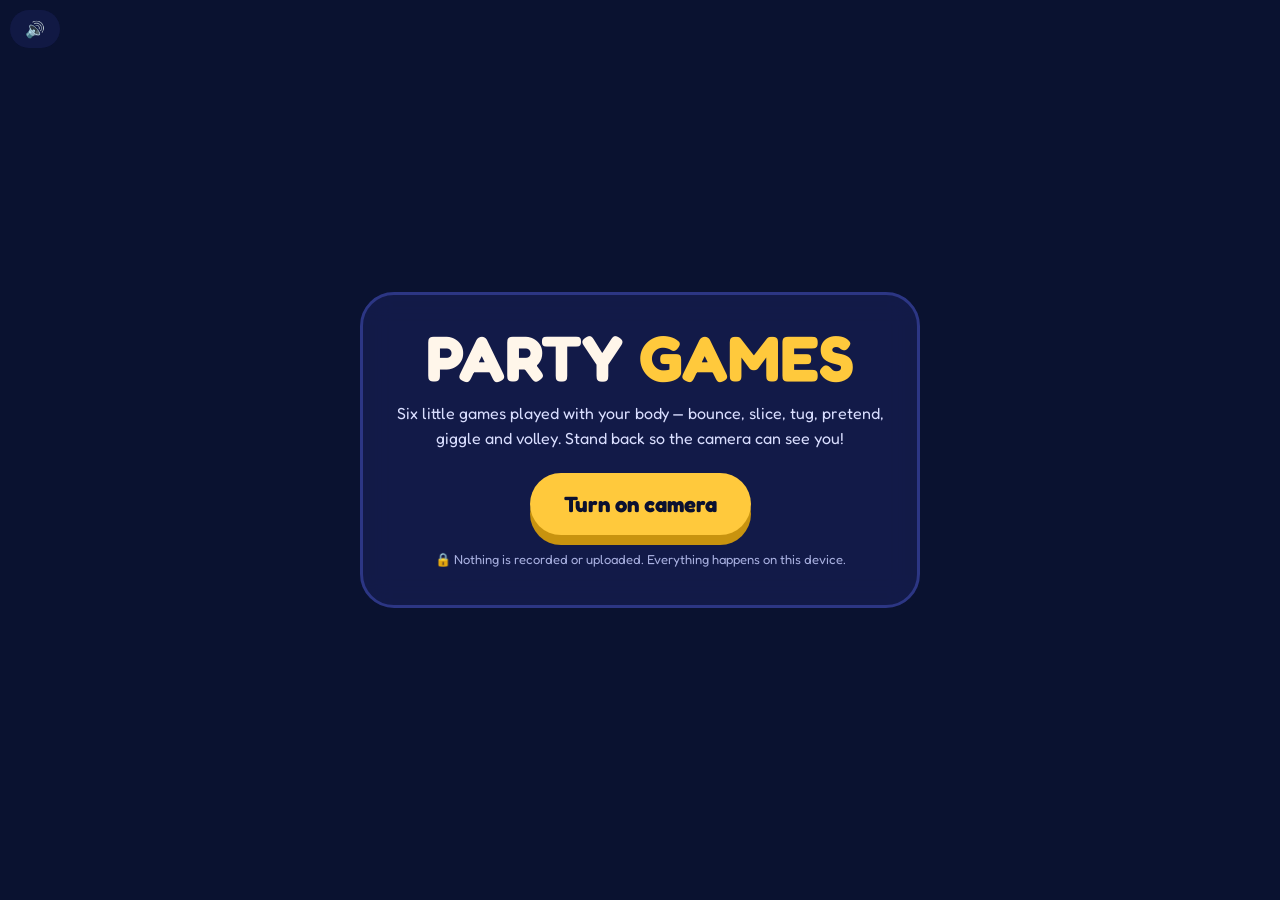
<file: party-games/party-games.html>
<!DOCTYPE html>
<html lang="en">
<head>
<meta charset="utf-8" />
<meta name="viewport" content="width=device-width, initial-scale=1, viewport-fit=cover" />
<title>Party Games — six camera games in one</title>
<link href="https://fonts.googleapis.com/css2?family=Fredoka:wght@500;600;700&display=swap" rel="stylesheet">
<style>
:root{
  --sky:#0A1230; --deep:#141B4A; --ink:#FFF6EA; --dim:#A8B0E0;
  --sun:#FFC93C; --pink:#FF63A5; --mint:#63FFC9;
  --f:'Fredoka',system-ui,-apple-system,sans-serif;
}
*{box-sizing:border-box;-webkit-tap-highlight-color:transparent}
html,body{margin:0;height:100%;overflow:hidden;background:var(--sky);color:var(--ink);
  font-family:var(--f);user-select:none}
canvas#stage{position:fixed;inset:0;width:100%;height:100%;display:block}
video#cam{position:fixed;top:0;left:0;width:2px;height:2px;opacity:0;pointer-events:none}

/* ---------- top controls ---------- */
#top{position:fixed;top:calc(10px + env(safe-area-inset-top));left:10px;right:10px;display:flex;gap:8px;
  justify-content:space-between;z-index:12;pointer-events:none}
#top button{font-family:var(--f);font-weight:600;font-size:16px;border:0;border-radius:999px;padding:9px 15px;
  background:rgba(20,27,74,.82);color:var(--ink);cursor:pointer;backdrop-filter:blur(8px);pointer-events:auto}
#top .hidden{display:none}

/* ---------- game menu ---------- */
#menu{position:fixed;inset:0;display:grid;place-items:center;z-index:14;padding:18px;
  background:rgba(10,18,48,.55)}
#menu.hidden{display:none}
#menu .wrap{width:min(720px,96vw);text-align:center}
#menu h1{font-size:clamp(34px,7vw,54px);margin:.1em 0 .4em}
#menu h1 em{font-style:normal;color:var(--sun)}
#tiles{display:grid;grid-template-columns:repeat(3,1fr);gap:12px}
.tile{border:3px solid #2C3684;border-radius:26px;background:rgba(20,27,74,.94);color:var(--ink);
  font-family:var(--f);font-weight:600;font-size:15px;padding:18px 8px 14px;cursor:pointer;
  display:grid;gap:6px;place-items:center;transition:transform .12s ease}
.tile .e{font-size:44px;line-height:1}
.tile:hover{transform:translateY(-4px);border-color:var(--sun)}
.tile:active{transform:scale(.95)}
@media (max-width:560px){ #tiles{grid-template-columns:repeat(2,1fr)} .tile .e{font-size:36px} }

/* ---------- start / error / gameover cards ---------- */
#screens{position:fixed;inset:0;display:grid;place-items:center;padding:18px;z-index:20}
#screens.hidden{display:none}
.card{width:min(560px,94vw);background:rgba(20,27,74,.94);border:3px solid #2C3684;border-radius:34px;
  padding:28px;text-align:center;backdrop-filter:blur(14px)}
.card.hidden{display:none}
h1{font-size:clamp(38px,9vw,64px);line-height:.92;margin:.1em 0 .2em}
h1 em{font-style:normal;color:var(--sun)}
p{color:#D9DEFF;font-size:16px;line-height:1.55;margin:8px 0}
.big{font-size:22px;padding:18px 34px;border:0;border-radius:999px;background:var(--sun);color:#0B1030;
  font-family:var(--f);font-weight:700;cursor:pointer;margin-top:14px;box-shadow:0 10px 0 #C8930F}
.big:active{transform:translateY(5px);box-shadow:0 5px 0 #C8930F}
.alt{background:transparent;color:var(--ink);border:3px solid #2C3684;box-shadow:none;font-size:16px;padding:12px 22px}
.alt:active{transform:none}
.tip{font-size:13px;color:var(--dim);margin-top:14px}
#over{position:fixed;inset:0;display:grid;place-items:center;padding:18px;z-index:22}
#over.hidden{display:none}
#loading{position:fixed;inset:0;display:grid;place-items:center;background:rgba(10,18,48,.92);z-index:30;
  font-size:22px;color:var(--mint)}
#loading.hidden{display:none}
</style>
</head>
<body>
<canvas id="stage"></canvas>
<video id="cam" playsinline muted></video>

<div id="top">
  <button id="bHome" class="hidden">🏠 Menu</button>
  <button id="bSound" aria-pressed="true">🔊</button>
</div>

<div id="menu" class="hidden">
  <div class="wrap">
    <h1>PARTY <em>GAMES</em></h1>
    <div id="tiles"></div>
    <p class="tip">Press Esc any time to come back here.</p>
  </div>
</div>

<div id="over" class="hidden">
  <div class="card">
    <h1 id="ovT" style="font-size:38px">Game over</h1>
    <p id="ovB"></p>
    <button class="big" id="bAgain">Play again</button><br>
    <button class="big alt" id="bMenu2">Back to menu</button>
  </div>
</div>

<div id="loading" class="hidden">Getting things ready…</div>

<div id="screens">
  <div class="card" id="cStart">
    <h1>PARTY <em>GAMES</em></h1>
    <p>Six little games played with your body — bounce, slice, tug, pretend, giggle and volley. Stand back so the camera can see you!</p>
    <button class="big" id="bGo">Turn on camera</button>
    <p class="tip">🔒 Nothing is recorded or uploaded. Everything happens on this device.</p>
  </div>
  <div class="card hidden" id="cErr">
    <h1 style="font-size:34px" id="errT">No camera</h1>
    <p id="errB"></p>
    <button class="big" id="bRetry">Try again</button>
  </div>
</div>

<script type="module">
/* ==========================================================================
   PARTY GAMES — six MediaPipe mini-games in one file.
   Pose for most games, HandLandmarker for shadow puppets,
   FaceLandmarker for Don't Laugh. Nothing leaves the device.
   ========================================================================== */
const TASKS = "https://cdn.jsdelivr.net/npm/@mediapipe/tasks-vision@0.10.14";
const POSE_MODEL = "https://storage.googleapis.com/mediapipe-models/pose_landmarker/pose_landmarker_full/float16/1/pose_landmarker_full.task";
const HAND_MODEL = "https://storage.googleapis.com/mediapipe-models/hand_landmarker/hand_landmarker/float16/1/hand_landmarker.task";
const FACE_MODEL = "https://storage.googleapis.com/mediapipe-models/face_landmarker/face_landmarker/float16/1/face_landmarker.task";
const FONT = "'Fredoka',system-ui,sans-serif";

const $ = id => document.getElementById(id);
const canvas = $('stage'), ctx = canvas.getContext('2d');
const video = $('cam');
const clamp = (v,a,b) => Math.max(a, Math.min(b, v));
const lerp = (a,b,t) => a + (b-a)*t;
const rnd = (a,b) => a + Math.random()*(b-a);
const pick = arr => arr[Math.floor(Math.random()*arr.length)];
const TAU = Math.PI*2;

const stage = { x:0, y:0, w:0, h:0 };
function layout(){
  const dpr = Math.min(devicePixelRatio || 1, 2);
  canvas.width = Math.round(innerWidth*dpr); canvas.height = Math.round(innerHeight*dpr);
  ctx.setTransform(dpr,0,0,dpr,0,0);
  let w = innerWidth, h = w/(16/9);
  if (h > innerHeight){ h = innerHeight; w = h*(16/9); }
  stage.w=w; stage.h=h; stage.x=(innerWidth-w)/2; stage.y=(innerHeight-h)/2;
}
addEventListener('resize', layout);
addEventListener('orientationchange', () => setTimeout(layout, 150));
layout();

const A = {
  mode:'idle', screen:'start', g:null, over:false, count:0,
  sound:true, t:0, bodies:[], hand:null, smile:0, faceSeen:false, shake:0
};

/* ---------- audio ---------- */
let AC = null;
const audio = {
  ready(){
    try {
      if (AC === false) return null;
      if (!AC) AC = new (window.AudioContext || window.webkitAudioContext)();
      if (AC.state === 'suspended') AC.resume();
      return AC;
    } catch(e){ AC = false; return null; }
  },
  blip(freq, dur = .18, type = 'triangle', gain = .12){
    if (!A.sound) return;
    const ac = this.ready(); if (!ac) return;
    const o = ac.createOscillator(), g = ac.createGain();
    o.type = type; o.frequency.value = freq;
    g.gain.setValueAtTime(gain, ac.currentTime);
    g.gain.exponentialRampToValueAtTime(.0001, ac.currentTime + dur);
    o.connect(g).connect(ac.destination); o.start(); o.stop(ac.currentTime + dur + .02);
  },
  pop(){ this.blip(rnd(600,1100), .12, 'triangle', .12); },
  buzz(){ this.blip(120, .4, 'sawtooth', .14); this.blip(90, .5, 'square', .08); },
  win(){ this.blip(660,.18,'triangle',.12); setTimeout(()=>this.blip(880,.2,'triangle',.12),140);
         setTimeout(()=>this.blip(1100,.34,'triangle',.12),300); },
  silly(){ this.blip(rnd(200,900), .22, pick(['square','sawtooth','triangle']), .09); },
};

/* ---------- landmarkers ---------- */
let mod = null, poseLm = null, handLm = null, faceLm = null;
async function tasksMod(){ return (mod ||= await import(TASKS)); }
async function fileset(){ const m = await tasksMod(); return m.FilesetResolver.forVisionTasks(TASKS + "/wasm"); }

async function loadPose(){
  const m = await tasksMod(), fs = await fileset();
  const opts = d => ({ baseOptions:{ modelAssetPath: POSE_MODEL, delegate:d },
                       runningMode:'VIDEO', numPoses:2,
                       minPoseDetectionConfidence:.4, minPosePresenceConfidence:.4, minTrackingConfidence:.4 });
  try { poseLm = await m.PoseLandmarker.createFromOptions(fs, opts('GPU')); }
  catch(e){ console.warn('[pose] GPU failed, CPU fallback', e);
            poseLm = await m.PoseLandmarker.createFromOptions(fs, opts('CPU')); }
}
async function loadHand(){
  const m = await tasksMod(), fs = await fileset();
  const opts = d => ({ baseOptions:{ modelAssetPath: HAND_MODEL, delegate:d },
                       runningMode:'VIDEO', numHands:1 });
  try { handLm = await m.HandLandmarker.createFromOptions(fs, opts('GPU')); }
  catch(e){ handLm = await m.HandLandmarker.createFromOptions(fs, opts('CPU')); }
}
async function loadFace(){
  const m = await tasksMod(), fs = await fileset();
  const opts = d => ({ baseOptions:{ modelAssetPath: FACE_MODEL, delegate:d },
                       runningMode:'VIDEO', numFaces:1, outputFaceBlendshapes:true });
  try { faceLm = await m.FaceLandmarker.createFromOptions(fs, opts('GPU')); }
  catch(e){ faceLm = await m.FaceLandmarker.createFromOptions(fs, opts('CPU')); }
}

/* ---------- pose → body ---------- */
const IDX = { nose:0, earL:7, earR:8, shL:11, shR:12, elL:13, elR:14, wrL:15, wrR:16,
              hipL:23, hipR:24, knL:25, knR:26, anL:27, anR:28, toeL:31, toeR:32 };
const smoothState = {};
function smoothPt(key, p, a = 0.5){
  const s = smoothState[key];
  if (!s || Math.hypot(s.x-p.x, s.y-p.y) > stage.w*0.4){ smoothState[key] = { x:p.x, y:p.y }; return { ...p }; }
  s.x = lerp(s.x, p.x, a); s.y = lerp(s.y, p.y, a);
  return { x:s.x, y:s.y, v:p.v };
}
function bodyFromLandmarks(lm, pi){
  const b = {};
  for (const [k,i] of Object.entries(IDX)){
    const p = lm[i];
    b[k] = smoothPt(pi+k, { x: stage.x + (1-p.x)*stage.w, y: stage.y + p.y*stage.h, v: p.visibility ?? 1 });
  }
  b.neck = { x:(b.shL.x+b.shR.x)/2, y:(b.shL.y+b.shR.y)/2 };
  b.sw = Math.max(Math.hypot(b.shL.x-b.shR.x, b.shL.y-b.shR.y), stage.w*0.035);
  b.headR = Math.max(Math.hypot(b.earL.x-b.earR.x, b.earL.y-b.earR.y)*0.75, b.sw*0.34);
  b.headC = { x:(b.earL.x+b.earR.x)/2, y: lerp(b.nose.y, (b.earL.y+b.earR.y)/2, .55) };
  b.ok = Math.min(b.shL.v ?? 1, b.shR.v ?? 1) > 0.5;
  return b;
}

/* ---------- inference loop ---------- */
let busy = false, lastTs = -1, lastVid = -1;
function infer(){
  if (A.mode !== 'camera' || busy) return;
  if (!video.videoWidth || video.currentTime === lastVid) return;
  const need = (A.screen === 'game' && A.g) ? A.g.need : 'pose';
  const lm = { pose:poseLm, hand:handLm, face:faceLm }[need];
  if (!lm) return;
  lastVid = video.currentTime; busy = true;
  try {
    const ts = Math.max(lastTs+1, performance.now()); lastTs = ts;
    const r = lm.detectForVideo(video, ts);
    if (need === 'pose'){
      A.bodies = (r?.landmarks || []).map((l,i) => bodyFromLandmarks(l, 'p'+i)).filter(b => b.ok);
    } else if (need === 'hand'){
      const l = r?.landmarks?.[0];
      A.hand = l ? l.map(p => ({ x: stage.x + (1-p.x)*stage.w, y: stage.y + p.y*stage.h })) : null;
    } else if (need === 'face'){
      const cats = r?.faceBlendshapes?.[0]?.categories;
      A.faceSeen = !!cats;
      if (cats){
        const get = n => cats.find(c => c.categoryName === n)?.score ?? 0;
        const smile = (get('mouthSmileLeft') + get('mouthSmileRight'))/2;
        A.smile = clamp(smile + get('jawOpen')*0.4, 0, 1);
      }
    }
  } catch(e){ console.error('[infer]', e); }
  finally { busy = false; }
}
setInterval(infer, 33);

/* ---------- camera ---------- */
const CAM_ERR = {
  NotAllowedError:  ["Camera is switched off", "Tap the camera icon in the address bar and choose Allow, then try again."],
  NotFoundError:    ["No camera found", "These games need a webcam to play."],
  NotReadableError: ["Camera is busy", "Another app is using it. Close that app and try again."],
  SecurityError:    ["Needs a web address", "Run: python3 -m http.server 8000 and open localhost:8000"],
};
async function startCamera(){
  try {
    const stream = await navigator.mediaDevices.getUserMedia({ video:{ width:{ideal:960}, height:{ideal:540}, facingMode:'user' } });
    video.srcObject = stream; await video.play();
    $('loading').classList.remove('hidden');
    try { await loadPose(); } finally { $('loading').classList.add('hidden'); }
    A.mode = 'camera';
    $('screens').classList.add('hidden');
    showMenu();
  } catch(err){
    const [t,b] = CAM_ERR[err.name] || ["Something went wrong", err.message || ''];
    $('errT').textContent = t; $('errB').textContent = b;
    $('cStart').classList.add('hidden'); $('cErr').classList.remove('hidden');
    $('screens').classList.remove('hidden');
    console.error('[camera]', err);
  }
}

/* ---------- draw helpers ---------- */
function drawVideo(alpha = .9){
  if (A.mode !== 'camera' || !video.videoWidth) return;
  ctx.save(); ctx.globalAlpha = alpha;
  ctx.translate(stage.x + stage.w, stage.y); ctx.scale(-1, 1);
  ctx.drawImage(video, 0, 0, stage.w, stage.h);
  ctx.restore();
}
function txt(s, x, y, size, color = '#FFF6EA', align = 'center'){
  ctx.save();
  ctx.font = `700 ${size}px ${FONT}`;
  ctx.textAlign = align; ctx.textBaseline = 'middle';
  ctx.lineWidth = Math.max(3, size*0.14); ctx.lineJoin = 'round';
  ctx.strokeStyle = 'rgba(10,18,48,.85)';
  ctx.strokeText(s, x, y);
  ctx.fillStyle = color; ctx.fillText(s, x, y);
  ctx.restore();
}
function emoji(e, x, y, size, rot = 0){
  ctx.save(); ctx.translate(x, y); ctx.rotate(rot);
  ctx.font = `${size}px ${FONT}`; ctx.textAlign = 'center'; ctx.textBaseline = 'middle';
  ctx.fillText(e, 0, size*0.06);
  ctx.restore();
}
function msg(s){ txt(s, stage.x + stage.w/2, stage.y + stage.h*0.5, Math.max(20, stage.h*0.045), '#FFF6EA'); }
function hud(s){ txt(s, stage.x + stage.w/2, stage.y + stage.h*0.08, Math.max(24, stage.h*0.06), '#FFC93C'); }
function glowSpot(x, y, r, color){
  ctx.save(); ctx.globalAlpha = .5;
  const g = ctx.createRadialGradient(x, y, 1, x, y, r);
  g.addColorStop(0, color); g.addColorStop(1, 'rgba(0,0,0,0)');
  ctx.fillStyle = g; ctx.beginPath(); ctx.arc(x, y, r, 0, TAU); ctx.fill();
  ctx.restore();
}
function segDist(p, a, b){
  const dx = b.x-a.x, dy = b.y-a.y, L2 = dx*dx + dy*dy;
  if (L2 < 1) return Math.hypot(p.x-a.x, p.y-a.y);
  const t = clamp(((p.x-a.x)*dx + (p.y-a.y)*dy)/L2, 0, 1);
  return Math.hypot(p.x - (a.x + dx*t), p.y - (a.y + dy*t));
}
function drawSkeleton(b, color){
  ctx.save();
  ctx.strokeStyle = color; ctx.lineWidth = Math.max(5, b.sw*0.14); ctx.lineCap = 'round';
  const seg = (p,q) => { if ((p.v??1)>.3 && (q.v??1)>.3){ ctx.beginPath(); ctx.moveTo(p.x,p.y); ctx.lineTo(q.x,q.y); ctx.stroke(); } };
  seg(b.shL,b.shR); seg(b.shL,b.elL); seg(b.elL,b.wrL); seg(b.shR,b.elR); seg(b.elR,b.wrR);
  seg(b.shL,b.hipL); seg(b.shR,b.hipR); seg(b.hipL,b.hipR);
  seg(b.hipL,b.knL); seg(b.knL,b.anL); seg(b.hipR,b.knR); seg(b.knR,b.anR);
  ctx.beginPath(); ctx.arc(b.headC.x, b.headC.y, b.headR, 0, TAU); ctx.stroke();
  ctx.restore();
}

/* ---------- particles ---------- */
const bits = [];
function spawnBit(x, y, color, opts = {}){
  bits.push({ x, y, vx: opts.vx ?? rnd(-90,90), vy: opts.vy ?? rnd(-160,-20),
              life:1, decay: opts.decay ?? rnd(.8,1.6), color,
              r: opts.r ?? rnd(3,9), kind: opts.kind || 'spark', spin: rnd(-4,4), a: 0 });
}
function confetti(x, y, n = 60){
  const cols = ['#FFC93C','#FF63A5','#63FFC9','#7FA9FF','#FF8A6B','#B98CFF'];
  for (let i=0;i<n;i++)
    spawnBit(x, y, pick(cols), { kind:'confetti', vx:rnd(-420,420), vy:rnd(-620,-120), r:rnd(6,12), decay:rnd(.35,.7) });
}
function stepBits(dt){
  for (const p of bits){
    p.vy += (p.kind === 'confetti' ? 700 : 240)*dt;
    p.x += p.vx*dt; p.y += p.vy*dt; p.life -= dt*p.decay; p.a += p.spin*dt;
  }
  for (let i=bits.length-1;i>=0;i--) if (bits[i].life <= 0) bits.splice(i,1);
}
function drawBits(){
  for (const p of bits){
    ctx.save(); ctx.globalAlpha = clamp(p.life,0,1); ctx.translate(p.x,p.y); ctx.rotate(p.a);
    ctx.fillStyle = p.color;
    if (p.kind === 'confetti'){ ctx.fillRect(-p.r*0.6, -p.r*0.3, p.r*1.2, p.r*0.6); }
    else if (p.kind === 'star'){
      ctx.beginPath();
      for (let i=0;i<10;i++){ const rr = i%2 ? p.r*0.4 : p.r, t = i*Math.PI/5;
        i ? ctx.lineTo(Math.cos(t)*rr, Math.sin(t)*rr) : ctx.moveTo(Math.cos(t)*rr, Math.sin(t)*rr); }
      ctx.closePath(); ctx.fill();
    } else { ctx.beginPath(); ctx.arc(0,0,p.r*clamp(p.life,0,1),0,TAU); ctx.fill(); }
    ctx.restore();
  }
  ctx.globalAlpha = 1;
}

/* ==========================================================================
   GAME 1 — KEEPIE-UPPIE  ·  bounce a ball with head, knees & feet
   ========================================================================== */
const keepie = {
  id:'keepie', name:'Keepie-Uppie', emoji:'⚽', need:'pose',
  reset(){ this.score = 0; this.best = this.best || 0; this.rot = 0; this.drop(); },
  drop(){
    this.bx = stage.x + stage.w*rnd(.35,.65); this.by = stage.y + stage.h*0.12;
    this.vx = rnd(-60,60); this.vy = 0; this.cool = 0;
  },
  update(dt, t){
    drawVideo(.9);
    const b = A.bodies[0];
    const r = stage.h*0.05, g = stage.h*1.4;

    this.cool -= dt;
    this.vy += g*dt; this.bx += this.vx*dt; this.by += this.vy*dt;
    this.rot += this.vx*dt*0.01;
    if (this.bx < stage.x + r){ this.bx = stage.x + r; this.vx = Math.abs(this.vx); }
    if (this.bx > stage.x + stage.w - r){ this.bx = stage.x + stage.w - r; this.vx = -Math.abs(this.vx); }

    if (b){
      const foot = (an,toe) => (toe.v??1) > .3 ? toe : an;
      const zones = [
        { p:b.headC, r:b.headR*1.25, k:1.12, c:'#63FFC9' },
        { p:b.knL, r:b.sw*0.42, k:0.95, c:'#FFC93C' }, { p:b.knR, r:b.sw*0.42, k:0.95, c:'#FFC93C' },
        { p:foot(b.anL,b.toeL), r:b.sw*0.45, k:1.02, c:'#FF63A5' }, { p:foot(b.anR,b.toeR), r:b.sw*0.45, k:1.02, c:'#FF63A5' },
      ];
      for (const z of zones){
        if ((z.p.v ?? 1) < .3) continue;
        glowSpot(z.p.x, z.p.y, z.r*1.15, z.c);
        if (this.cool <= 0 && this.vy > 40 && Math.hypot(this.bx-z.p.x, this.by-z.p.y) < r + z.r){
          this.vy = -stage.h*rnd(.95,1.12)*z.k;
          this.vx = clamp(this.vx + (this.bx - z.p.x)*6, -stage.w*.4, stage.w*.4);
          this.by = z.p.y - z.r - r;
          this.cool = .3; this.score++; this.best = Math.max(this.best, this.score);
          audio.blip(440 + Math.min(this.score,20)*30, .14, 'triangle', .13);
          for (let i=0;i<10;i++) spawnBit(this.bx, this.by, z.c, { kind:'star', r:rnd(4,9) });
          break;
        }
      }
    } else msg('Step back so I can see you! 🙆');

    if (this.by > stage.y + stage.h + r*2){
      if (this.score > 2) audio.blip(180, .4, 'sawtooth', .08);
      this.score = 0; this.drop();
    }

    ctx.save(); ctx.shadowBlur = 18; ctx.shadowColor = 'rgba(0,0,0,.5)';
    emoji('⚽', this.bx, this.by, r*2.3, this.rot);
    ctx.restore();

    hud(`⚽ ${this.score}`);
    txt(`Best ${this.best}`, stage.x + stage.w - 20, stage.y + stage.h*0.08, stage.h*0.035, '#A8B0E0', 'right');
    txt('Bounce with your head, knees and feet!', stage.x + stage.w/2, stage.y + stage.h*0.95, stage.h*0.03, '#D9DEFF');
  }
};

/* ==========================================================================
   GAME 2 — FRUIT SLICER  ·  hands are blades, avoid the bombs
   ========================================================================== */
const slicer = {
  id:'slicer', name:'Fruit Slicer', emoji:'🍉', need:'pose',
  reset(){ this.score=0; this.best=this.best||0; this.lives=3; this.fruits=[]; this.spawnT=1; this.trails={L:[],R:[]}; },
  update(dt, t){
    drawVideo(.85);
    const b = A.bodies[0];

    this.spawnT -= dt;
    if (this.spawnT <= 0){
      this.spawnT = rnd(.55, 1.0);
      const bomb = Math.random() < .16;
      this.fruits.push({
        x: stage.x + stage.w*rnd(.15,.85), y: stage.y + stage.h + 50,
        vx: rnd(-.12,.12)*stage.w, vy: -stage.h*rnd(1.15,1.4),
        r: stage.h*0.052, e: bomb ? '💣' : pick(['🍉','🍎','🍌','🍊','🍓','🥝','🍍']),
        bomb, rot: rnd(0,TAU), vr: rnd(-3,3)
      });
    }
    const g = stage.h*1.15;
    for (const f of this.fruits){ f.vy += g*dt; f.x += f.vx*dt; f.y += f.vy*dt; f.rot += f.vr*dt; }
    this.fruits = this.fruits.filter(f => !f.gone && f.y < stage.y + stage.h + 140);

    for (const [k, p] of [['L', b?.wrL], ['R', b?.wrR]]){
      const tr = this.trails[k];
      if (p && (p.v ?? 1) > .4) tr.push({ x:p.x, y:p.y, t });
      while (tr.length && t - tr[0].t > .22) tr.shift();

      if (tr.length >= 2 && dt > 0){
        const a = tr[tr.length-2], c = tr[tr.length-1];
        const speed = Math.hypot(c.x-a.x, c.y-a.y)/Math.max(dt,.001)/stage.h;
        if (speed > 0.9){
          for (const f of this.fruits){
            if (f.gone) continue;
            if (segDist(f, a, c) < f.r*1.25){
              f.gone = true;
              if (f.bomb){
                this.lives--; A.shake = .45; audio.buzz();
                for (let i=0;i<26;i++) spawnBit(f.x, f.y, pick(['#444','#777','#FF8A3C']), { vx:rnd(-320,320), vy:rnd(-360,60), r:rnd(4,11) });
                if (this.lives <= 0) gameOver('💥 BOOM!', `You sliced ${this.score} fruits!` + (this.score > this.best ? ' New best!' : ''));
                this.best = Math.max(this.best, this.score);
              } else {
                this.score++; this.best = Math.max(this.best, this.score);
                audio.pop();
                const juice = { '🍉':'#FF5E7A','🍎':'#FF6B6B','🍌':'#FFE47A','🍊':'#FFA83D','🍓':'#FF4F79','🥝':'#8FD168','🍍':'#FFD84D' }[f.e] || '#FFD84D';
                for (let i=0;i<16;i++) spawnBit(f.x, f.y, juice, { vx:rnd(-260,260), vy:rnd(-300,60), r:rnd(4,10) });
              }
            }
          }
        }
      }
      // blade trail
      if (tr.length >= 2){
        ctx.save(); ctx.lineCap = 'round'; ctx.lineJoin = 'round';
        for (let i=1;i<tr.length;i++){
          const a2 = (i/tr.length);
          ctx.strokeStyle = `rgba(255,255,255,${a2*.9})`;
          ctx.lineWidth = a2*stage.h*0.018 + 2;
          ctx.beginPath(); ctx.moveTo(tr[i-1].x, tr[i-1].y); ctx.lineTo(tr[i].x, tr[i].y); ctx.stroke();
        }
        ctx.restore();
      }
    }

    for (const f of this.fruits) emoji(f.e, f.x, f.y, f.r*2.2, f.rot);
    if (!b) msg('Show me your hands! 👋');

    hud(`🍉 ${this.score}`);
    txt('❤️'.repeat(Math.max(0,this.lives)), stage.x + 20, stage.y + stage.h*0.08, stage.h*0.045, '#fff', 'left');
    txt(`Best ${this.best}`, stage.x + stage.w - 20, stage.y + stage.h*0.08, stage.h*0.035, '#A8B0E0', 'right');
    txt('Swipe fast through fruit — never touch a bomb!', stage.x + stage.w/2, stage.y + stage.h*0.95, stage.h*0.03, '#D9DEFF');
  }
};

/* ==========================================================================
   GAME 3 — TUG-OF-WAR  ·  two players pump their arms to pull the rope
   ========================================================================== */
const tug = {
  id:'tug', name:'Tug-of-War', emoji:'🪢', need:'pose',
  reset(){ this.pos = 0; this.prev = {}; },
  update(dt, t){
    drawVideo(.85);
    const bs = [...A.bodies].sort((a,b) => a.nose.x - b.nose.x);
    const ropeY = stage.y + stage.h*0.42;
    const cx = stage.x + stage.w/2;

    // centre line + flags
    ctx.save(); ctx.strokeStyle = 'rgba(255,255,255,.5)'; ctx.setLineDash([10,10]); ctx.lineWidth = 4;
    ctx.beginPath(); ctx.moveTo(cx, stage.y + stage.h*0.2); ctx.lineTo(cx, stage.y + stage.h*0.9); ctx.stroke();
    ctx.restore();

    if (bs.length >= 2){
      const [L, R] = bs;
      drawSkeleton(L, 'rgba(127,169,255,.75)'); drawSkeleton(R, 'rgba(255,99,165,.75)');
      txt('P1 💙', L.headC.x, L.headC.y - L.headR*2, stage.h*0.04);
      txt('P2 💗', R.headC.x, R.headC.y - R.headR*2, stage.h*0.04);

      const effort = (b, tag) => {
        let s = 0;
        for (const k of ['wrL','wrR']){
          const p = b[k], key = tag+k, q = this.prev[key];
          if (q && (p.v ?? 1) > .3) s += Math.hypot(p.x-q.x, p.y-q.y);
          this.prev[key] = { x:p.x, y:p.y };
        }
        return s/b.sw;
      };
      const eL = effort(L,'L'), eR = effort(R,'R');
      this.pos = clamp(this.pos + (eR - eL)*0.045, -1, 1);

      if (Math.abs(this.pos) >= 1 && dt > 0){
        const winner = this.pos < 0 ? 'P1 💙' : 'P2 💗';
        confetti(cx + (this.pos<0?-1:1)*stage.w*0.25, ropeY, 90);
        audio.win();
        gameOver(`🏆 ${winner} wins!`, 'Pump those arms faster to pull the rope!');
      }
    } else {
      for (const b of bs) drawSkeleton(b, 'rgba(255,255,255,.5)');
      msg(`Need TWO players in view! (${bs.length}/2) 👯`);
    }

    // rope + knot
    const knotX = cx + this.pos*stage.w*0.32;
    ctx.save();
    ctx.strokeStyle = '#C8934B'; ctx.lineWidth = stage.h*0.02; ctx.lineCap = 'round';
    ctx.beginPath();
    ctx.moveTo(stage.x + stage.w*0.06, ropeY - stage.h*0.02);
    ctx.quadraticCurveTo((stage.x + stage.w*0.06 + knotX)/2, ropeY + stage.h*0.05, knotX, ropeY);
    ctx.quadraticCurveTo((knotX + stage.x + stage.w*0.94)/2, ropeY + stage.h*0.05, stage.x + stage.w*0.94, ropeY - stage.h*0.02);
    ctx.stroke();
    ctx.restore();
    emoji('🎀', knotX, ropeY, stage.h*0.07);

    // progress bar
    const bw = stage.w*0.5, bx = cx - bw/2, by = stage.y + stage.h*0.13;
    ctx.save();
    ctx.fillStyle = 'rgba(10,18,48,.7)'; ctx.beginPath(); ctx.roundRect(bx, by, bw, stage.h*0.03, 99); ctx.fill();
    ctx.fillStyle = this.pos < 0 ? '#7FA9FF' : '#FF63A5';
    const half = bw/2;
    ctx.beginPath();
    if (this.pos < 0) ctx.roundRect(bx + half + this.pos*half, by, -this.pos*half, stage.h*0.03, 99);
    else ctx.roundRect(bx + half, by, this.pos*half, stage.h*0.03, 99);
    ctx.fill(); ctx.restore();

    txt('Pump your arms up and down to PULL!', stage.x + stage.w/2, stage.y + stage.h*0.95, stage.h*0.03, '#D9DEFF');
  }
};

/* ==========================================================================
   GAME 4 — SHADOW PUPPETS  ·  hand shapes become animals on a lit wall
   ========================================================================== */
const HAND_LINKS = [[0,1],[1,2],[2,3],[3,4],[0,5],[5,6],[6,7],[7,8],[5,9],[9,10],[10,11],[11,12],
                    [9,13],[13,14],[14,15],[15,16],[13,17],[17,18],[18,19],[19,20],[0,17]];
const ANIMALS = {
  bird:   { e:'🐦', n:'Bird',   line:'Tweet tweet! Flap your fingers to fly.', snd:[1200,1500] },
  rabbit: { e:'🐰', n:'Rabbit', line:'Boing boing! Wiggle those long ears.',   snd:[700,900] },
  dog:    { e:'🐶', n:'Dog',    line:'Woof woof! Good dog.',                    snd:[220,180] },
};
const shadow = {
  id:'shadow', name:'Shadow Puppets', emoji:'🐦', need:'hand',
  reset(){ this.cur = null; this.pending = null; this.stableT = 0; },
  classify(h){
    const d = (a,b) => Math.hypot(h[a].x-h[b].x, h[a].y-h[b].y);
    const ext = f => d(f[0], 0) > d(f[1], 0)*1.08;           // tip further from wrist than pip
    const idx = ext([8,6]), mid = ext([12,10]), rng = ext([16,14]), pnk = ext([20,18]);
    const thb = d(4,17) > d(2,17)*1.12;
    if (idx && mid && !rng && !pnk) return 'rabbit';
    if (idx && mid && rng && pnk) return 'bird';
    if (thb && !idx && !mid && !rng && !pnk) return 'dog';
    return null;
  },
  update(dt, t){
    // warm lit wall
    const g = ctx.createRadialGradient(stage.x+stage.w/2, stage.y+stage.h*0.45, stage.h*0.1,
                                       stage.x+stage.w/2, stage.y+stage.h*0.45, stage.h*0.95);
    g.addColorStop(0, '#FFE9C4'); g.addColorStop(.7, '#E8B87A'); g.addColorStop(1, '#9C6B3A');
    ctx.fillStyle = g; ctx.fillRect(stage.x, stage.y, stage.w, stage.h);

    const h = A.hand;
    if (h){
      // shadow hand
      ctx.save();
      ctx.fillStyle = 'rgba(35,20,10,.88)'; ctx.strokeStyle = 'rgba(35,20,10,.88)';
      ctx.lineCap = 'round'; ctx.lineJoin = 'round'; ctx.lineWidth = stage.h*0.045;
      ctx.beginPath();
      const palm = [0,1,5,9,13,17];
      ctx.moveTo(h[0].x, h[0].y);
      for (const i of palm) ctx.lineTo(h[i].x, h[i].y);
      ctx.closePath(); ctx.fill();
      for (const [a,b] of HAND_LINKS){ ctx.beginPath(); ctx.moveTo(h[a].x,h[a].y); ctx.lineTo(h[b].x,h[b].y); ctx.stroke(); }
      ctx.restore();

      const shape = this.classify(h);
      if (shape === this.pending) this.stableT += dt;
      else { this.pending = shape; this.stableT = 0; }
      if (this.stableT > 0.45 && shape && shape !== this.cur){
        this.cur = shape;
        const an = ANIMALS[shape];
        audio.blip(an.snd[0], .14, 'triangle', .12);
        setTimeout(() => audio.blip(an.snd[1], .18, 'triangle', .1), 120);
        confetti(stage.x + stage.w/2, stage.y + stage.h*0.3, 30);
      }
    } else {
      txt('Show ONE hand to the camera ✋', stage.x + stage.w/2, stage.y + stage.h*0.5, stage.h*0.045, '#4A2E14');
    }

    if (this.cur){
      const an = ANIMALS[this.cur];
      let ax = stage.x + stage.w*0.5, ay = stage.y + stage.h*0.22;
      if (this.cur === 'bird'){ ax += Math.sin(t*1.2)*stage.w*0.3; ay += Math.sin(t*7)*stage.h*0.03; }
      if (this.cur === 'rabbit'){ ay -= Math.abs(Math.sin(t*4))*stage.h*0.06; }
      if (this.cur === 'dog'){ ax += Math.sin(t*0.9)*stage.w*0.18; }
      emoji(an.e, ax, ay, stage.h*0.14);
      txt(`${an.n}! ${an.line}`, stage.x + stage.w/2, stage.y + stage.h*0.09, stage.h*0.035, '#4A2E14');
    } else {
      txt('Make a shape!', stage.x + stage.w/2, stage.y + stage.h*0.08, stage.h*0.04, '#4A2E14');
    }
    txt('✌️ rabbit    ✋ bird    👍 dog', stage.x + stage.w/2, stage.y + stage.h*0.95, stage.h*0.035, '#4A2E14');
  }
};

/* ==========================================================================
   GAME 5 — DON'T LAUGH  ·  keep a straight face while it teases you
   ========================================================================== */
const laugh = {
  id:'laugh', name:"Don't Laugh", emoji:'😐', need:'face',
  reset(){ this.time = 0; this.best = this.best || 0; this.meter = 0; this.promptT = 0; this.prompt = '🤪'; },
  update(dt, t){
    drawVideo(.9);
    if (!A.faceSeen){ msg('Come closer — let me see your face! 🙂'); return; }

    this.time += dt;
    this.promptT -= dt;
    if (this.promptT <= 0 && dt > 0){
      this.promptT = rnd(2.2, 3.2);
      this.prompt = pick(['🤪','🐔','🦆','🤡','🙃','🐷','👽','🦄','🧟','🦖 doing ballet','🐟 with a hat','🥳']);
      audio.silly();
    }

    // wobbling silly prompt
    const wob = 1 + Math.sin(t*9)*0.12;
    ctx.save();
    ctx.translate(stage.x + stage.w/2, stage.y + stage.h*0.3);
    ctx.rotate(Math.sin(t*5)*0.18); ctx.scale(wob, wob);
    ctx.font = `${stage.h*0.16}px ${FONT}`; ctx.textAlign='center'; ctx.textBaseline='middle';
    ctx.fillText(this.prompt.split(' ')[0], 0, 0);
    ctx.restore();
    if (this.prompt.includes(' ')) txt(this.prompt.slice(this.prompt.indexOf(' ')+1),
      stage.x + stage.w/2, stage.y + stage.h*0.45, stage.h*0.04);

    // giggle meter
    if (A.smile > 0.35) this.meter = clamp(this.meter + dt*(0.5 + A.smile), 0, 1);
    else this.meter = Math.max(0, this.meter - dt*0.7);

    const bw = stage.w*0.44, bx = stage.x + (stage.w-bw)/2, by = stage.y + stage.h*0.85;
    ctx.save();
    ctx.fillStyle = 'rgba(10,18,48,.7)'; ctx.beginPath(); ctx.roundRect(bx, by, bw, stage.h*0.04, 99); ctx.fill();
    ctx.fillStyle = this.meter > .66 ? '#FF5E7A' : this.meter > .33 ? '#FFC93C' : '#63FFC9';
    ctx.beginPath(); ctx.roundRect(bx, by, bw*this.meter, stage.h*0.04, 99); ctx.fill();
    ctx.restore();
    txt('😐 GIGGLE METER 😂', stage.x + stage.w/2, by - stage.h*0.035, stage.h*0.03);

    hud(`⏱ ${this.time.toFixed(1)}s`);
    txt(`Best ${this.best.toFixed(1)}s`, stage.x + stage.w - 20, stage.y + stage.h*0.08, stage.h*0.035, '#A8B0E0', 'right');

    if (this.meter >= 1 && dt > 0){
      this.best = Math.max(this.best, this.time);
      audio.win();
      confetti(stage.x + stage.w/2, stage.y + stage.h*0.4, 70);
      gameOver('😂 You laughed!', `You lasted ${this.time.toFixed(1)} seconds. Best: ${this.best.toFixed(1)}s`);
    }
  }
};

/* ==========================================================================
   GAME 6 — VOLLEY  ·  your palm is a paddle, first to 5
   ========================================================================== */
const volley = {
  id:'volley', name:'Volley', emoji:'🏐', need:'pose',
  reset(){
    this.ps = 0; this.as = 0; this.rally = 0;
    this.py = stage.y + stage.h/2; this.ay = stage.y + stage.h/2;
    this.serve(1);
  },
  serve(dir){
    this.bx = stage.x + stage.w/2; this.by = stage.y + stage.h*rnd(.3,.7);
    const sp = stage.h*0.75; const a = rnd(-.5,.5);
    this.vx = dir*sp*Math.cos(a); this.vy = sp*Math.sin(a);
    this.rally = 0;
  },
  update(dt, t){
    drawVideo(.85);
    const b = A.bodies[0];
    const r = stage.h*0.038, ph = stage.h*0.24, pw = stage.w*0.02;
    const px = stage.x + stage.w*0.08, ax = stage.x + stage.w*0.92;

    // player paddle follows a wrist
    if (b){
      const wr = (b.wrL.v ?? 0) > (b.wrR.v ?? 0) ? b.wrL : b.wrR;
      if ((wr.v ?? 1) > .3) this.py = lerp(this.py, wr.y, .4);
    } else msg('Show me a hand to move your paddle! ✋');
    this.py = clamp(this.py, stage.y + ph/2, stage.y + stage.h - ph/2);

    // AI paddle
    const aiMax = stage.h*(0.42 + this.rally*0.035)*dt;
    this.ay = clamp(this.ay + clamp(this.by - this.ay, -aiMax, aiMax), stage.y + ph/2, stage.y + stage.h - ph/2);

    // ball
    this.bx += this.vx*dt; this.by += this.vy*dt;
    if (this.by < stage.y + r){ this.by = stage.y + r; this.vy = Math.abs(this.vy); }
    if (this.by > stage.y + stage.h - r){ this.by = stage.y + stage.h - r; this.vy = -Math.abs(this.vy); }

    const hitPaddle = (padX, padY, dir) => {
      if (Math.abs(this.bx - padX) < r + pw && Math.abs(this.by - padY) < ph/2 + r){
        this.vx = dir*Math.abs(this.vx)*1.06;
        this.vy += (this.by - padY)/(ph/2)*stage.h*0.4;
        this.bx = padX + dir*(r + pw);
        this.rally++; audio.pop();
        for (let i=0;i<8;i++) spawnBit(this.bx, this.by, '#FFD84D', { kind:'star', r:rnd(3,7) });
      }
    };
    if (this.vx < 0) hitPaddle(px, this.py, 1);
    else hitPaddle(ax, this.ay, -1);

    if (dt > 0){
      if (this.bx < stage.x - r*2){ this.as++; audio.blip(200,.3,'sawtooth',.1); this.point(); this.serve(1); }
      if (this.bx > stage.x + stage.w + r*2){ this.ps++; audio.win(); confetti(this.bx - 100, this.by, 30); this.point(); this.serve(-1); }
    }

    // draw
    ctx.save(); ctx.strokeStyle = 'rgba(255,255,255,.35)'; ctx.setLineDash([12,12]); ctx.lineWidth = 4;
    ctx.beginPath(); ctx.moveTo(stage.x + stage.w/2, stage.y); ctx.lineTo(stage.x + stage.w/2, stage.y + stage.h); ctx.stroke();
    ctx.restore();
    ctx.save();
    ctx.fillStyle = '#63FFC9'; ctx.beginPath(); ctx.roundRect(px - pw, this.py - ph/2, pw*2, ph, pw); ctx.fill();
    ctx.fillStyle = '#FF63A5'; ctx.beginPath(); ctx.roundRect(ax - pw, this.ay - ph/2, pw*2, ph, pw); ctx.fill();
    ctx.restore();
    emoji('🏐', this.bx, this.by, r*2.4, A.t*3);

    txt(`${this.ps}`, stage.x + stage.w*0.4, stage.y + stage.h*0.1, stage.h*0.08, '#63FFC9');
    txt(`${this.as}`, stage.x + stage.w*0.6, stage.y + stage.h*0.1, stage.h*0.08, '#FF63A5');
    txt('YOU', stage.x + stage.w*0.4, stage.y + stage.h*0.18, stage.h*0.028, '#63FFC9');
    txt('ROBOT 🤖', stage.x + stage.w*0.6, stage.y + stage.h*0.18, stage.h*0.028, '#FF63A5');
    txt('Move your hand up and down — first to 5!', stage.x + stage.w/2, stage.y + stage.h*0.95, stage.h*0.03, '#D9DEFF');
  },
  point(){
    if (this.ps >= 5){ confetti(stage.x + stage.w/2, stage.y + stage.h/2, 90); gameOver('🏆 You win!', `You beat the robot ${this.ps}–${this.as}!`); }
    else if (this.as >= 5) gameOver('🤖 Robot wins', `${this.as}–${this.ps}. Get your paddle to the ball faster!`);
  }
};

/* ==========================================================================
   GAME FLOW
   ========================================================================== */
const GAMES = [keepie, slicer, tug, shadow, laugh, volley];

function showMenu(){
  A.screen = 'menu'; A.g = null; A.over = false;
  $('menu').classList.remove('hidden');
  $('over').classList.add('hidden');
  $('bHome').classList.add('hidden');
}
async function openGame(g){
  if (g.need === 'hand' && !handLm || g.need === 'face' && !faceLm){
    $('loading').classList.remove('hidden');
    try { if (g.need === 'hand') await loadHand(); else await loadFace(); }
    catch(e){ console.error(e); $('loading').classList.add('hidden');
              $('errT').textContent = 'Could not load'; $('errB').textContent = e.message || 'Check your internet connection.';
              $('cStart').classList.add('hidden'); $('cErr').classList.remove('hidden'); $('screens').classList.remove('hidden'); return; }
    $('loading').classList.add('hidden');
  }
  A.hand = null; A.faceSeen = false; A.smile = 0;
  A.g = g; A.screen = 'game'; A.over = false;
  g.reset(); A.count = 3.6;
  $('menu').classList.add('hidden');
  $('over').classList.add('hidden');
  $('bHome').classList.remove('hidden');
  audio.pop();
}
function gameOver(title, body){
  if (A.over) return;
  A.over = true;
  $('ovT').textContent = title; $('ovB').textContent = body;
  $('over').classList.remove('hidden');
}

/* build menu tiles */
for (const g of GAMES){
  const el = document.createElement('button');
  el.className = 'tile';
  el.innerHTML = `<span class="e">${g.emoji}</span>${g.name}`;
  el.onclick = () => openGame(g);
  $('tiles').appendChild(el);
}

/* ---------- main loop ---------- */
let last = performance.now();
function loop(now){
  requestAnimationFrame(loop);
  const dt = Math.min((now - last)/1000, .05); last = now; A.t += dt;

  ctx.clearRect(0, 0, innerWidth, innerHeight);
  ctx.fillStyle = '#0A1230'; ctx.fillRect(0, 0, innerWidth, innerHeight);

  ctx.save();
  if (A.shake > 0){ A.shake -= dt; ctx.translate(rnd(-8,8)*A.shake, rnd(-8,8)*A.shake); }

  if (A.screen === 'menu'){
    drawVideo(.35);
  } else if (A.screen === 'game' && A.g){
    const frozen = A.count > 0 || A.over;
    A.g.update(frozen ? 0 : dt, A.t);
    if (A.count > 0){
      A.count -= dt;
      const n = Math.ceil(A.count - 0.6);
      const s = n >= 1 ? String(n) : 'GO!';
      ctx.save(); ctx.fillStyle = 'rgba(10,18,48,.45)'; ctx.fillRect(stage.x, stage.y, stage.w, stage.h); ctx.restore();
      txt(s, stage.x + stage.w/2, stage.y + stage.h/2, stage.h*0.22, n >= 1 ? '#FFC93C' : '#63FFC9');
    }
  }

  stepBits(dt); drawBits();
  ctx.restore();
}
requestAnimationFrame(loop);

/* ---------- UI wiring ---------- */
$('bGo').onclick = () => { audio.ready(); startCamera(); };
$('bRetry').onclick = () => { $('cErr').classList.add('hidden'); $('cStart').classList.remove('hidden'); startCamera(); };
$('bHome').onclick = showMenu;
$('bMenu2').onclick = showMenu;
$('bAgain').onclick = () => { $('over').classList.add('hidden'); A.over = false; A.g.reset(); A.count = 3.6; };
$('bSound').onclick = e => {
  A.sound = !A.sound;
  e.currentTarget.textContent = A.sound ? '🔊' : '🔇';
  e.currentTarget.setAttribute('aria-pressed', String(A.sound));
};
addEventListener('keydown', e => { if (e.key === 'Escape' && A.mode === 'camera') showMenu(); });
</script>
</body>
</html>
</file>
